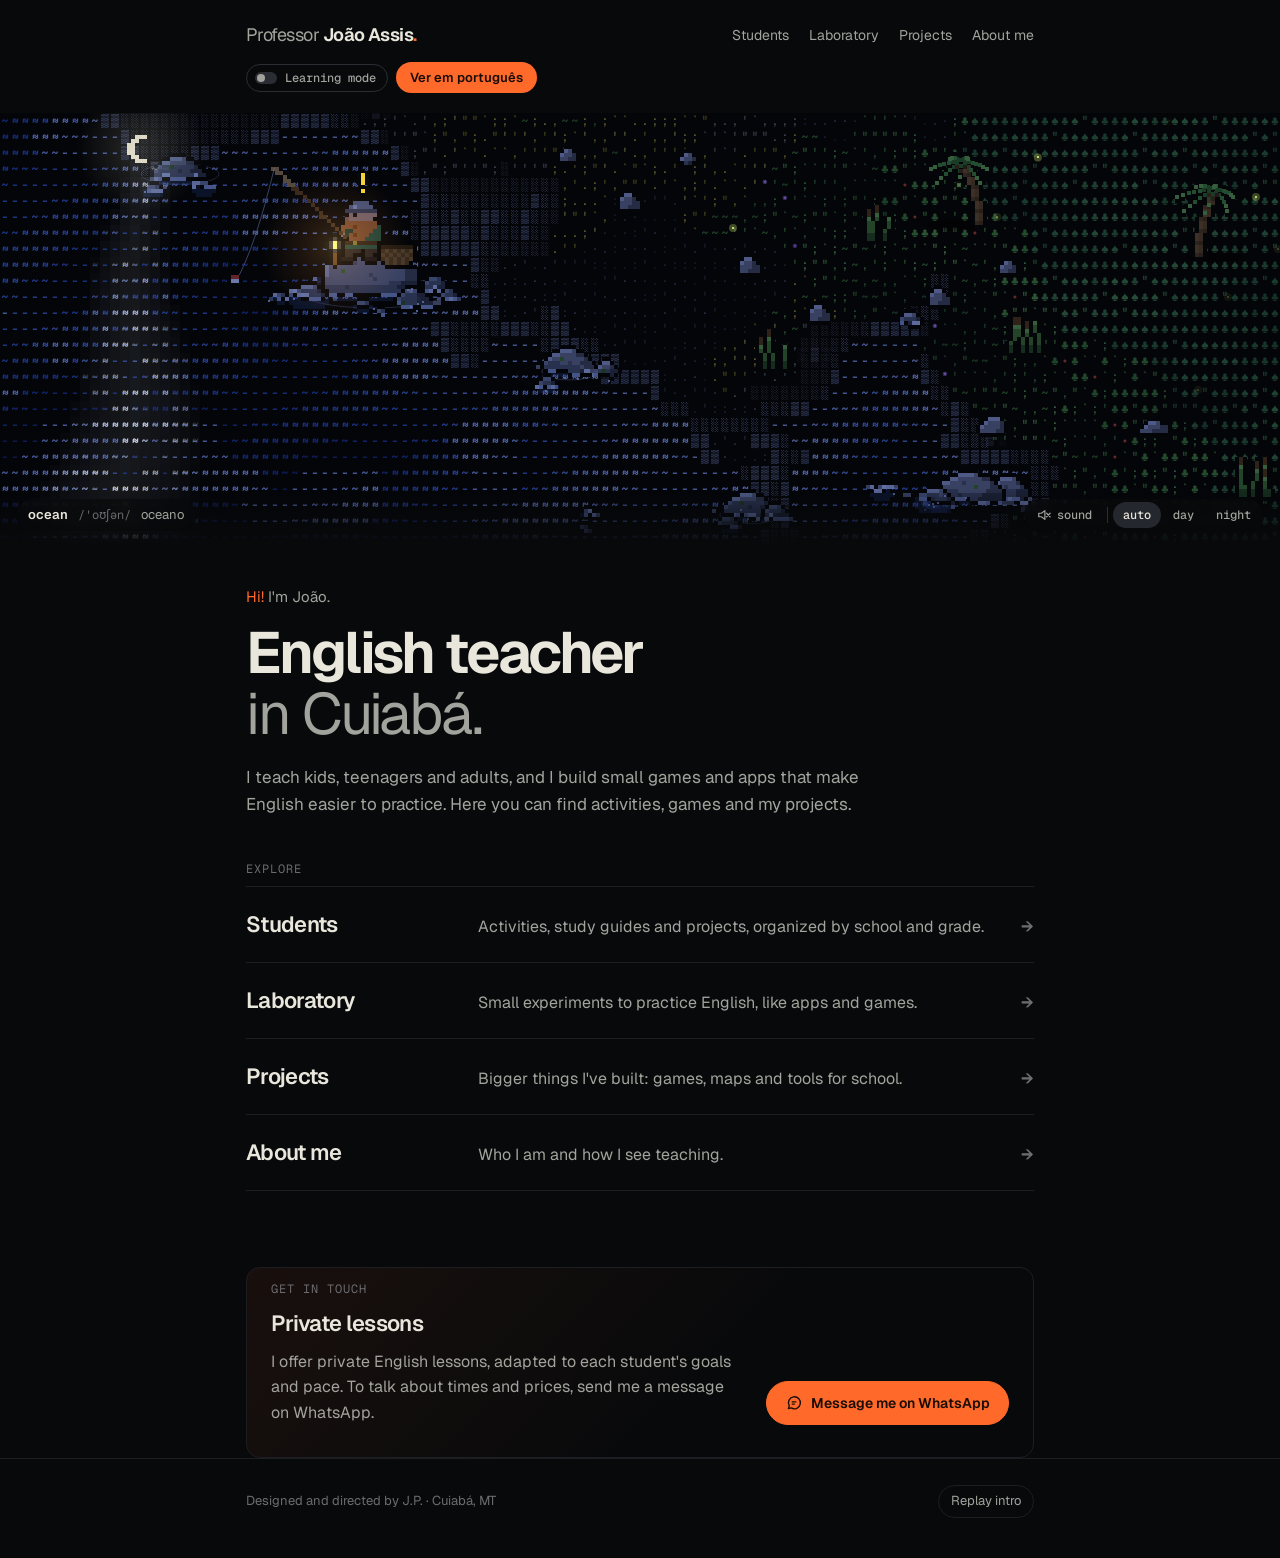
<file: index.html>
<!doctype html>
<html lang="en">
<head>
<meta charset="utf-8">
<meta name="viewport" content="width=device-width, initial-scale=1, viewport-fit=cover">
<title data-pt="Professor João Assis · Professor de inglês em Cuiabá">Professor João Assis · English teacher in Cuiabá</title>
<meta name="description" content="Professor João Assis, professor de inglês em Cuiabá (MT). Aulas particulares para crianças, adolescentes e adultos, materiais de estudo, jogos e ferramentas para aprender inglês.">
<meta name="theme-color" content="#08090b">
<link rel="canonical" href="https://professorjoaoassis.github.io/">
<meta property="og:url" content="https://professorjoaoassis.github.io/">
<meta property="og:title" content="Professor João Assis · English teacher in Cuiabá">
<meta property="og:description" content="Professor João Assis, professor de inglês em Cuiabá (MT). Aulas particulares para crianças, adolescentes e adultos, materiais de estudo, jogos e ferramentas para aprender inglês.">
<meta property="og:type" content="website">
<meta property="og:site_name" content="Professor João Assis">
<meta property="og:locale" content="pt_BR">
<meta property="og:image" content="https://professorjoaoassis.github.io/assets/og.jpg">
<meta property="og:image:width" content="600">
<meta property="og:image:height" content="600">
<meta name="twitter:card" content="summary">
<meta name="google-site-verification" content="XnKiimnAV-hlJMqFRw2AxzH3kF-lk-2qTQhYB3UsSqI">
<script type="application/ld+json">{"@context": "https://schema.org", "@type": "Person", "name": "João Pedro de Assis", "alternateName": ["Professor João Assis", "João Assis"], "jobTitle": "Professor de inglês", "knowsLanguage": ["pt-BR", "en"], "url": "https://professorjoaoassis.github.io/", "image": "https://professorjoaoassis.github.io/about/img/joao.webp", "address": {"@type": "PostalAddress", "addressLocality": "Cuiabá", "addressRegion": "MT", "addressCountry": "BR"}}</script>
<script type="application/ld+json">{"@context": "https://schema.org", "@type": "WebSite", "name": "Professor João Assis", "alternateName": ["João Assis", "Prof. João Assis"], "url": "https://professorjoaoassis.github.io/"}</script>
<link rel="icon" href="favicon.ico" sizes="48x48">
<link rel="icon" href="assets/favicon.svg" type="image/svg+xml">
<link rel="icon" href="assets/icon-96.png" type="image/png" sizes="96x96">
<link rel="apple-touch-icon" href="apple-touch-icon.png">
<link rel="manifest" href="site.webmanifest">
<script>try{if(localStorage.getItem('joao-lang')==='pt'){document.documentElement.classList.add('pt-wait');setTimeout(function(){document.documentElement.classList.remove('pt-wait')},1500)}}catch(e){}</script>
<link rel="preconnect" href="https://fonts.googleapis.com">
<link rel="preconnect" href="https://fonts.gstatic.com" crossorigin>
<link rel="stylesheet" href="https://fonts.googleapis.com/css2?family=Geist:wght@300..700&family=Geist+Mono:wght@400;500&display=swap">
<link rel="stylesheet" href="assets/site.css">
<link rel="stylesheet" href="assets/home.css">
</head>
<body>
<a class="skip" href="#main" data-pt="Pular para o conteúdo">Skip to content</a>
<div class="wrap">
  <header class="bar">
    <a class="mark" href="" aria-label="Professor João Assis, home" data-pt-aria="Professor João Assis, início"><span class="pre">Professor</span> João Assis<span class="dot">.</span></a>
    <nav aria-label="Main" data-pt-aria="Principal">
      <a href="students/" data-pt="Alunos">Students</a>
      <a href="laboratory/" data-pt="Laboratório">Laboratory</a>
      <a href="projects/" data-pt="Projetos">Projects</a>
      <a href="about/" data-pt="Sobre mim">About me</a>
    </nav>
    <div class="lang">
      <button type="button" class="learn-btn" id="learnBtn" aria-pressed="false" title="Underline harder words and show them in Portuguese"><i></i>Learning mode</button>
      <button type="button" class="lang-btn" id="langBtn" lang="pt-BR">Ver em português</button>
    </div>
  </header>
  <p class="learn-hint">Learning mode is on: tap or point at the underlined words to see them in Portuguese.</p>
</div>

<div id="boot" hidden aria-hidden="true">
  <div class="bootbox">
    <div class="who"><span class="pre">Professor</span> João Assis<span class="dot">.</span></div>
    <ul class="bootlines" id="bootLines"></ul>
    <div class="track"><i id="bootBar"></i></div>
    <div class="pct"><span id="bootMsg">loading</span><span id="bootPct">0%</span></div>
  </div>
</div>

<div class="catch-wrap" id="noteWrap" hidden>
  <div class="note" role="dialog" aria-modal="true" aria-labelledby="noteKicker">
    <p class="note-kicker" id="noteKicker">Message in a bottle</p>
    <p class="note-en" id="noteEn"></p>
    <p class="note-pt" id="notePt"></p>
    <div class="note-foot"><span>— J.</span><button type="button" id="noteClose" data-pt="Fechar">Close</button></div>
  </div>
</div>

<div class="catch-wrap" id="catchWrap" hidden>
  <div class="catch" role="dialog" aria-modal="true" aria-labelledby="catchTitle">
    <div class="catch-head">
      <div><p class="kicker">My catch</p><h2 id="catchTitle" data-pt="Palavras pescadas">Words you caught</h2></div>
      <button type="button" class="x" id="catchClose" aria-label="Close" data-pt-aria="Fechar">×</button>
    </div>
    <p class="catch-sub" id="catchSub"></p>
    <ul class="catch-list" id="catchList"></ul>
    <p class="catch-tip" data-pt="Clique no anão para pescar mais palavras. Tem um tesouro escondido no fundo do mar.">Click the dwarf to fish for more words. There is a treasure hidden at the bottom of the sea.</p>
  </div>
</div>

<div class="hero">
  <canvas id="sea" role="img" aria-label="ASCII beach: a dwarf fishes while the tide comes and goes" data-pt-aria="Praia em ASCII: um anão pesca enquanto a maré vai e vem"></canvas>
  <button type="button" id="dwarfBtn" class="dwarf-hit" aria-label="Click the dwarf to fish" data-pt-aria="Clique no anão para ele pescar" title="Click to fish" data-pt-title="Clique para pescar"></button>
  <button type="button" id="bottleBtn" class="dwarf-hit" hidden aria-label="Open the message in the bottle" data-pt-aria="Abrir a mensagem na garrafa" title="Open the bottle" data-pt-title="Abrir a garrafa"></button>
  <button type="button" id="basketBtn" class="dwarf-hit" aria-label="See the words you caught" data-pt-aria="Ver as palavras pescadas" title="See the words you caught" data-pt-title="Ver as palavras pescadas"></button>
  <div class="sky">
    <button type="button" class="snd" id="sndBtn" aria-pressed="false" title="Sound" data-pt-title="Som"><svg viewBox="0 0 16 16" aria-hidden="true"><path class="spk" d="M2 6h3l4-3v10l-4-3H2z"/><path class="w1" d="M11 6.2a2.6 2.6 0 0 1 0 3.6"/><path class="w2" d="M12.8 4.4a5.2 5.2 0 0 1 0 7.2"/><path class="x" d="M11 6l4 4m0-4-4 4"/></svg><span data-pt="som">sound</span></button>
    <i class="sep" aria-hidden="true"></i>
    <div class="sky-t" role="group" aria-label="Time of day in the scene" data-pt-aria="Hora do dia na cena">
    <button type="button" data-sky="auto" aria-pressed="true">auto</button>
    <button type="button" data-sky="day" aria-pressed="false">day</button>
    <button type="button" data-sky="night" aria-pressed="false">night</button>
    </div>
  </div>
  <div class="wotd"><b>ocean</b><i>/ˈoʊʃən/</i><span>oceano</span></div>
</div>

<main class="wrap home" id="main">
  <div class="intro">
    <p class="hi" data-pt="<em>Hi!</em> Eu sou o João."><em>Hi!</em> I'm João.</p>
    <h1 data-pt="Professor de inglês <span>em Cuiabá.</span>">English teacher <span>in Cuiabá.</span></h1>
    <p class="lead" data-pt="Dou aula para crianças, adolescentes e adultos e crio jogos e apps que deixam o inglês mais fácil de praticar. Aqui você encontra atividades, joguinhos e os meus projetos.">I teach <span class="lw" data-tr="crianças">kids</span>, <span class="lw" data-tr="adolescentes">teenagers</span> and <span class="lw" data-tr="adultos">adults</span>, and I <span class="lw" data-tr="construo, crio">build</span> small games and apps that make English <span class="lw" data-tr="mais fácil">easier</span> to <span class="lw" data-tr="praticar">practice</span>. Here you can <span class="lw" data-tr="encontrar">find</span> activities, games and my projects.</p>
  </div>

  <section aria-labelledby="k-index">
    <p class="kicker" id="k-index" data-pt="Explore">Explore</p>
    <ul class="index">
      <li><a href="students/"><strong data-pt="Alunos">Students</strong><span data-pt="Atividades, guias de estudo e trabalhos, separados por escola e série.">Activities, study guides and projects, <span class="lw" data-tr="organizados">organized</span> by school and <span class="lw" data-tr="série, ano escolar">grade</span>.</span><b class="arw" aria-hidden="true">→</b></a></li>
      <li><a href="laboratory/"><strong data-pt="Laboratório">Laboratory</strong><span data-pt="Pequenos experimentos para praticar inglês, como aplicativos e jogos.">Small <span class="lw" data-tr="experimentos">experiments</span> to practice English, like apps and games.</span><b class="arw" aria-hidden="true">→</b></a></li>
      <li><a href="projects/"><strong data-pt="Projetos">Projects</strong><span data-pt="Coisas maiores que eu construí: jogos, mapas e ferramentas para a escola.">Bigger things I've <span class="lw" data-tr="construí">built</span>: games, maps and <span class="lw" data-tr="ferramentas">tools</span> for school.</span><b class="arw" aria-hidden="true">→</b></a></li>
      <li><a href="about/"><strong data-pt="Sobre mim">About me</strong><span data-pt="Quem eu sou e a minha visão de ensino.">Who I am and how I see teaching.</span><b class="arw" aria-hidden="true">→</b></a></li>
    </ul>
  </section>
  <section class="contact" aria-labelledby="k-contact">
    <div>
      <p class="kicker" id="k-contact" data-pt="Fale comigo">Get in touch</p>
      <h2 data-pt="Aulas particulares"><span class="lw" data-tr="aulas particulares">Private lessons</span></h2>
      <p data-pt="Ofereço aulas particulares de inglês, com conteúdo adaptado aos objetivos e ao ritmo de cada aluno. Para conversar sobre horários e valores, envie-me uma mensagem pelo WhatsApp.">I <span class="lw" data-tr="ofereço">offer</span> private English lessons, <span class="lw" data-tr="adaptadas">adapted</span> to each student's <span class="lw" data-tr="objetivos">goals</span> and <span class="lw" data-tr="ritmo">pace</span>. To talk about times and <span class="lw" data-tr="valores">prices</span>, send me a message on WhatsApp.</p>
    </div>
    <div class="contact-act">
      <a class="btn wa" data-wa href="#" target="_blank" rel="noopener"><svg viewBox="0 0 24 24" fill="none" stroke="currentColor" stroke-width="1.8" stroke-linejoin="round" aria-hidden="true"><path d="M4.5 19.5l1.2-3.6A8 8 0 1 1 8.4 18.6z"/><path d="M9 10.5h6M9 13.5h4"/></svg><span data-pt="Chamar no WhatsApp">Message me on WhatsApp</span></a>
    </div>
  </section>
</main>

<footer class="site"><div class="wrap">
  <span data-pt="Criado e dirigido por J.P. · Cuiabá, MT">Designed and directed by J.P. · Cuiabá, MT</span>
  <button type="button" id="replay" data-pt="Ver a abertura de novo">Replay intro</button>
</div></footer>
<script src="assets/site.js"></script>
<script src="assets/sfx.js"></script>
<script src="assets/scene.js"></script>
</body>
</html>
</file>
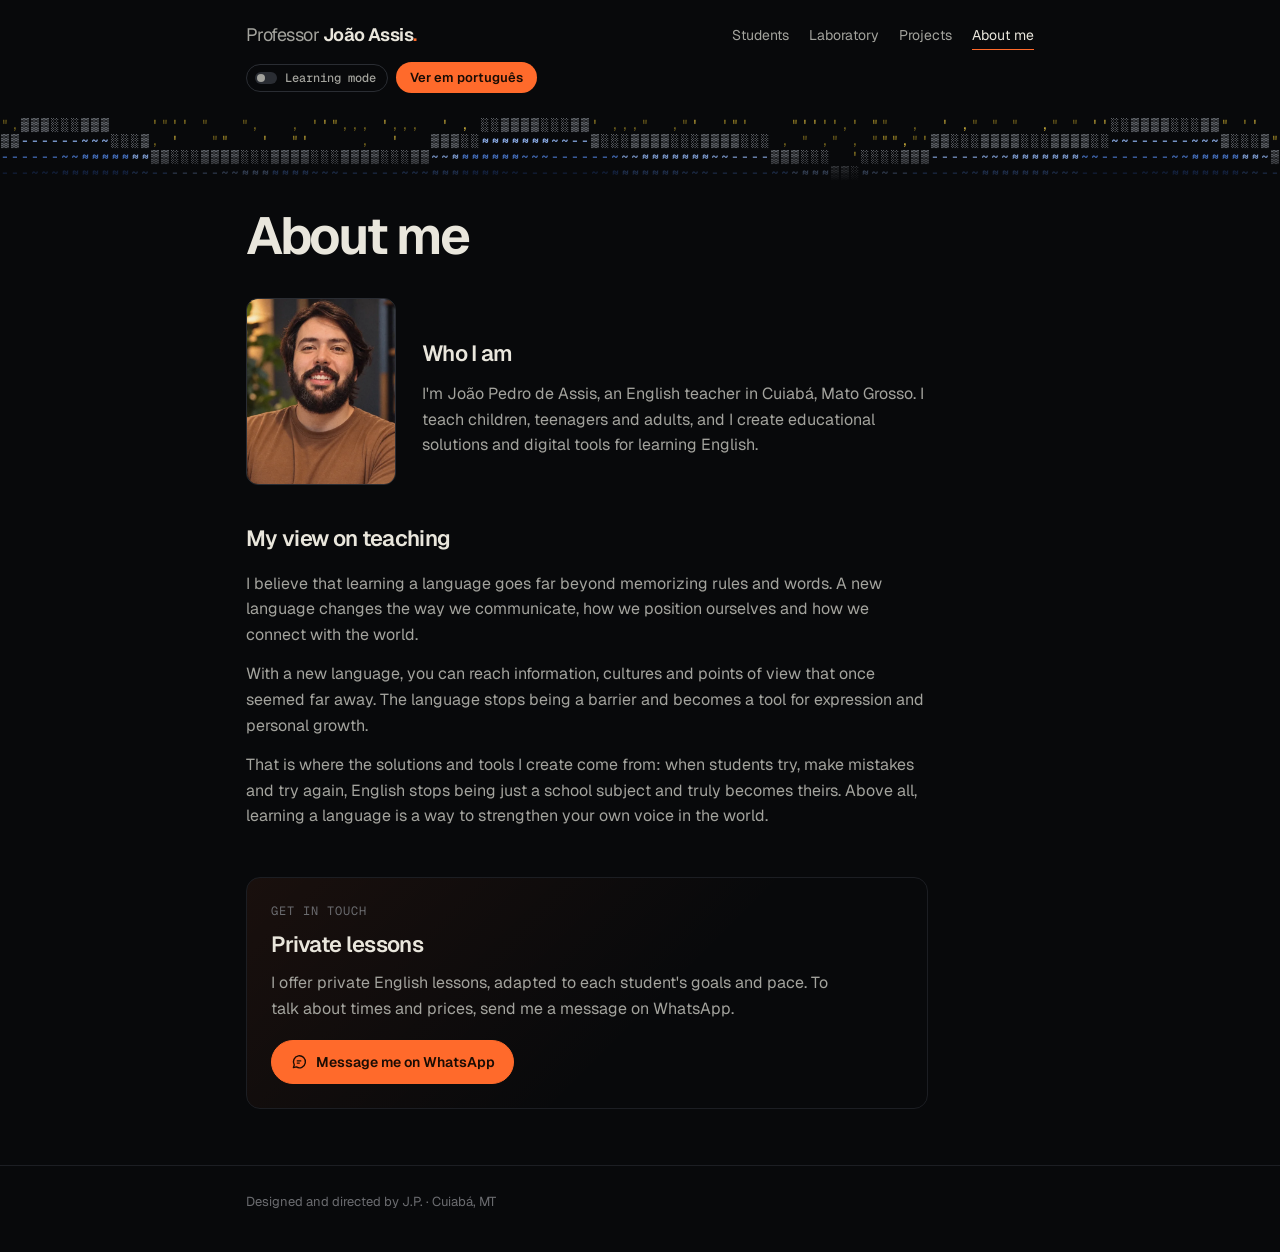
<file: about/index.html>
<!doctype html>
<html lang="en">
<head>
<meta charset="utf-8">
<meta name="viewport" content="width=device-width, initial-scale=1, viewport-fit=cover">
<title data-pt="Sobre mim · Professor João Assis">About me · Professor João Assis</title>
<meta name="description" content="Conheça João Pedro de Assis, professor de inglês em Cuiabá, e a sua visão de ensino. Aulas particulares pelo WhatsApp.">
<meta name="theme-color" content="#08090b">
<link rel="canonical" href="https://professorjoaoassis.github.io/about/">
<meta property="og:url" content="https://professorjoaoassis.github.io/about/">
<meta property="og:title" content="About me · Professor João Assis">
<meta property="og:description" content="Conheça João Pedro de Assis, professor de inglês em Cuiabá, e a sua visão de ensino. Aulas particulares pelo WhatsApp.">
<meta property="og:type" content="website">
<meta property="og:site_name" content="Professor João Assis">
<meta property="og:locale" content="pt_BR">
<meta property="og:image" content="https://professorjoaoassis.github.io/assets/og.jpg">
<meta property="og:image:width" content="600">
<meta property="og:image:height" content="600">
<meta name="twitter:card" content="summary">
<link rel="icon" href="../favicon.ico" sizes="48x48">
<link rel="icon" href="../assets/favicon.svg" type="image/svg+xml">
<link rel="icon" href="../assets/icon-96.png" type="image/png" sizes="96x96">
<link rel="apple-touch-icon" href="../apple-touch-icon.png">
<link rel="manifest" href="../site.webmanifest">
<script>try{if(localStorage.getItem('joao-lang')==='pt'){document.documentElement.classList.add('pt-wait');setTimeout(function(){document.documentElement.classList.remove('pt-wait')},1500)}}catch(e){}</script>
<link rel="preconnect" href="https://fonts.googleapis.com">
<link rel="preconnect" href="https://fonts.gstatic.com" crossorigin>
<link rel="stylesheet" href="https://fonts.googleapis.com/css2?family=Geist:wght@300..700&family=Geist+Mono:wght@400;500&display=swap">
<link rel="stylesheet" href="../assets/site.css">
</head>
<body>
<a class="skip" href="#main" data-pt="Pular para o conteúdo">Skip to content</a>
<div class="wrap">
  <header class="bar">
    <a class="mark" href="../" aria-label="Professor João Assis, home" data-pt-aria="Professor João Assis, início"><span class="pre">Professor</span> João Assis<span class="dot">.</span></a>
    <nav aria-label="Main" data-pt-aria="Principal">
      <a href="../students/" data-pt="Alunos">Students</a>
      <a href="../laboratory/" data-pt="Laboratório">Laboratory</a>
      <a href="../projects/" data-pt="Projetos">Projects</a>
      <a href="../about/" data-pt="Sobre mim" aria-current="page">About me</a>
    </nav>
    <div class="lang">
      <button type="button" class="learn-btn" id="learnBtn" aria-pressed="false" title="Underline harder words and show them in Portuguese"><i></i>Learning mode</button>
      <button type="button" class="lang-btn" id="langBtn" lang="pt-BR">Ver em português</button>
    </div>
  </header>
  <p class="learn-hint">Learning mode is on: tap or point at the underlined words to see them in Portuguese.</p>
</div>
<div class="wave" aria-hidden="true"><canvas></canvas></div>

<main class="wrap page" id="main">
  <div class="page-head">
    <h1 data-pt="Sobre mim">About me</h1>
  </div>
  <div class="prose">
    <div class="me">
      <img src="img/joao.webp" width="480" height="600" alt="João Pedro de Assis" loading="eager" decoding="async">
      <div>
      <h2 data-pt="Quem eu sou">Who I am</h2>
    <p data-pt="Sou João Pedro de Assis, professor de inglês em Cuiabá, Mato Grosso. Leciono para crianças, adolescentes e adultos e desenvolvo soluções educacionais e ferramentas digitais voltadas ao aprendizado do idioma.">I'm João Pedro de Assis, an English teacher in Cuiabá, Mato Grosso. I teach children, <span class="lw" data-tr="adolescentes">teenagers</span> and <span class="lw" data-tr="adultos">adults</span>, and I <span class="lw" data-tr="crio, desenvolvo">create</span> educational <span class="lw" data-tr="soluções">solutions</span> and digital <span class="lw" data-tr="ferramentas">tools</span> for learning English.</p>
      </div>
    </div>
    <h2 data-pt="Minha visão de ensino">My view on teaching</h2>
    <p data-pt="Acredito que o estudo de uma língua vai muito além da memorização de regras ou palavras. Aprender um novo idioma é um processo de emancipação: amplia a forma como nos comunicamos, nos posicionamos e nos relacionamos com o mundo.">I <span class="lw" data-tr="acredito">believe</span> that learning a language goes far beyond <span class="lw" data-tr="decorar, memorizar">memorizing</span> <span class="lw" data-tr="regras">rules</span> and words. A new language changes the way we communicate, how we position ourselves and how we <span class="lw" data-tr="nos relacionamos">connect</span> with the world.</p>
    <p data-pt="Ao desenvolver um novo idioma, o aluno conquista acesso a informações, culturas e perspectivas que antes pareciam distantes. A língua deixa de ser uma barreira e passa a ser uma ferramenta de expressão e de crescimento pessoal.">With a new language, you can <span class="lw" data-tr="alcançar, acessar">reach</span> information, cultures and <span class="lw" data-tr="pontos de vista">points of view</span> that once seemed far away. The language stops being a <span class="lw" data-tr="barreira">barrier</span> and becomes a tool for expression and personal <span class="lw" data-tr="crescimento">growth</span>.</p>
    <p data-pt="É dessa convicção que nascem as soluções e ferramentas que desenvolvo: quando o aluno experimenta, erra e tenta novamente, o idioma deixa de ser conteúdo escolar e passa a ser, de fato, seu. Estudar línguas é, acima de tudo, um caminho para fortalecer a própria voz no mundo.">That is where the solutions and tools I create come from: when students try, make <span class="lw" data-tr="erros">mistakes</span> and try again, English stops being just a school subject and <span class="lw" data-tr="de fato">truly</span> becomes theirs. Above all, learning a language is a way to <span class="lw" data-tr="fortalecer">strengthen</span> your own voice in the world.</p>
  </div>
  <section class="contact" aria-labelledby="k-contact">
    <div>
      <p class="kicker" id="k-contact" data-pt="Fale comigo">Get in touch</p>
      <h2 data-pt="Aulas particulares"><span class="lw" data-tr="aulas particulares">Private lessons</span></h2>
      <p data-pt="Ofereço aulas particulares de inglês, com conteúdo adaptado aos objetivos e ao ritmo de cada aluno. Para conversar sobre horários e valores, envie-me uma mensagem pelo WhatsApp.">I <span class="lw" data-tr="ofereço">offer</span> private English lessons, <span class="lw" data-tr="adaptadas">adapted</span> to each student's <span class="lw" data-tr="objetivos">goals</span> and <span class="lw" data-tr="ritmo">pace</span>. To talk about times and <span class="lw" data-tr="valores">prices</span>, send me a message on WhatsApp.</p>
    </div>
    <div class="contact-act">
      <a class="btn wa" data-wa href="#" target="_blank" rel="noopener"><svg viewBox="0 0 24 24" fill="none" stroke="currentColor" stroke-width="1.8" stroke-linejoin="round" aria-hidden="true"><path d="M4.5 19.5l1.2-3.6A8 8 0 1 1 8.4 18.6z"/><path d="M9 10.5h6M9 13.5h4"/></svg><span data-pt="Chamar no WhatsApp">Message me on WhatsApp</span></a>
    </div>
  </section>
</main>

<footer class="site"><div class="wrap">
  <span data-pt="Criado e dirigido por J.P. · Cuiabá, MT">Designed and directed by J.P. · Cuiabá, MT</span>
</div></footer>
<script src="../assets/site.js"></script>
</body>
</html>
</file>
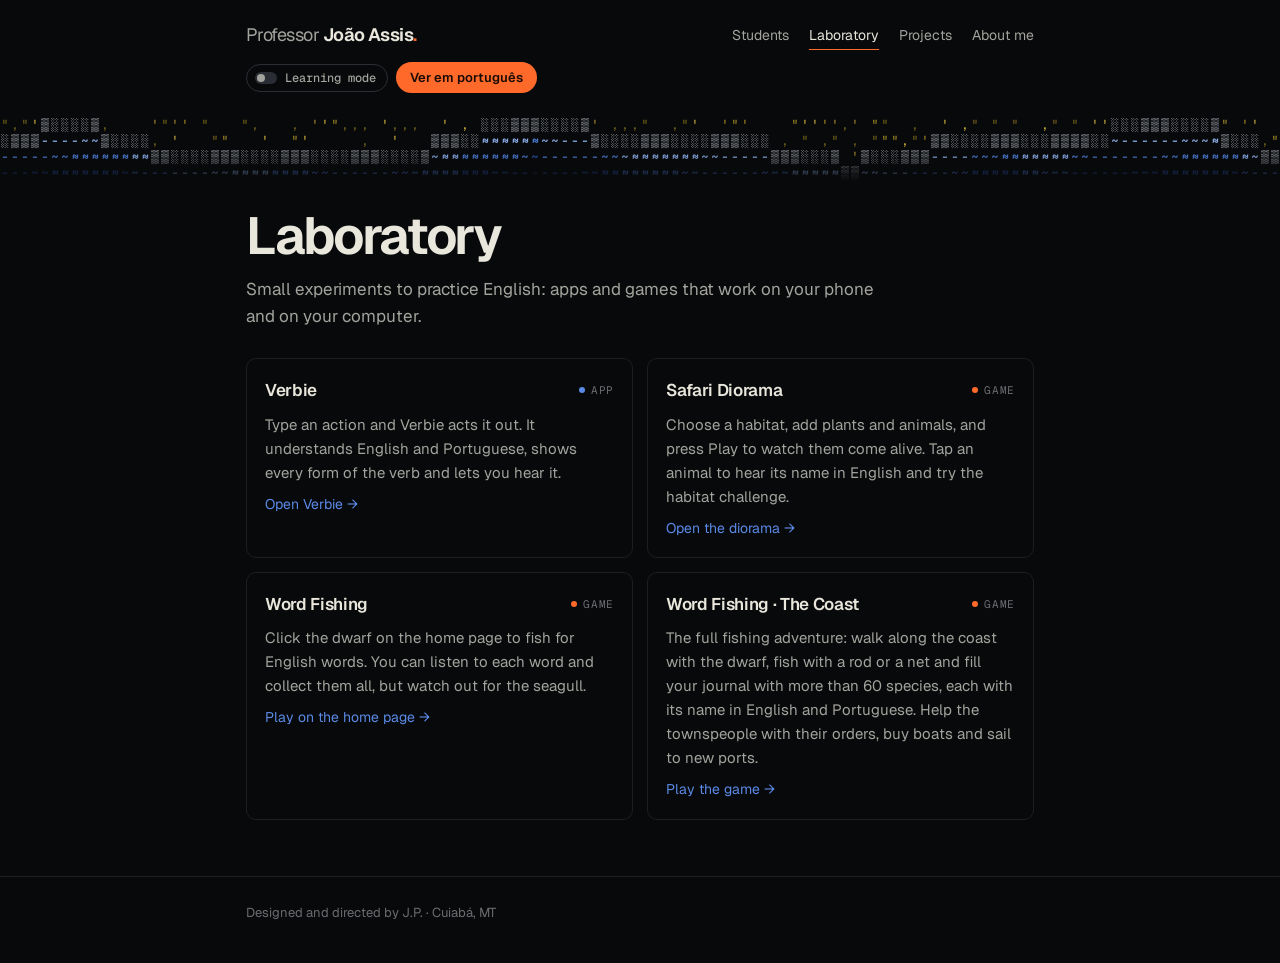
<file: laboratory/index.html>
<!doctype html>
<html lang="en">
<head>
<meta charset="utf-8">
<meta name="viewport" content="width=device-width, initial-scale=1, viewport-fit=cover">
<title data-pt="Laboratório · Professor João Assis">Laboratory · Professor João Assis</title>
<meta name="description" content="Laboratório do Professor João Assis: aplicativos e jogos para praticar inglês, como o Verbie, a Safari Diorama e o Word Fishing.">
<meta name="theme-color" content="#08090b">
<link rel="canonical" href="https://professorjoaoassis.github.io/laboratory/">
<meta property="og:url" content="https://professorjoaoassis.github.io/laboratory/">
<meta property="og:title" content="Laboratory · Professor João Assis">
<meta property="og:description" content="Laboratório do Professor João Assis: aplicativos e jogos para praticar inglês, como o Verbie, a Safari Diorama e o Word Fishing.">
<meta property="og:type" content="website">
<meta property="og:site_name" content="Professor João Assis">
<meta property="og:locale" content="pt_BR">
<meta property="og:image" content="https://professorjoaoassis.github.io/assets/og.jpg">
<meta property="og:image:width" content="600">
<meta property="og:image:height" content="600">
<meta name="twitter:card" content="summary">
<link rel="icon" href="../favicon.ico" sizes="48x48">
<link rel="icon" href="../assets/favicon.svg" type="image/svg+xml">
<link rel="icon" href="../assets/icon-96.png" type="image/png" sizes="96x96">
<link rel="apple-touch-icon" href="../apple-touch-icon.png">
<link rel="manifest" href="../site.webmanifest">
<script>try{if(localStorage.getItem('joao-lang')==='pt'){document.documentElement.classList.add('pt-wait');setTimeout(function(){document.documentElement.classList.remove('pt-wait')},1500)}}catch(e){}</script>
<link rel="preconnect" href="https://fonts.googleapis.com">
<link rel="preconnect" href="https://fonts.gstatic.com" crossorigin>
<link rel="stylesheet" href="https://fonts.googleapis.com/css2?family=Geist:wght@300..700&family=Geist+Mono:wght@400;500&display=swap">
<link rel="stylesheet" href="../assets/site.css">
</head>
<body>
<a class="skip" href="#main" data-pt="Pular para o conteúdo">Skip to content</a>
<div class="wrap">
  <header class="bar">
    <a class="mark" href="../" aria-label="Professor João Assis, home" data-pt-aria="Professor João Assis, início"><span class="pre">Professor</span> João Assis<span class="dot">.</span></a>
    <nav aria-label="Main" data-pt-aria="Principal">
      <a href="../students/" data-pt="Alunos">Students</a>
      <a href="../laboratory/" data-pt="Laboratório" aria-current="page">Laboratory</a>
      <a href="../projects/" data-pt="Projetos">Projects</a>
      <a href="../about/" data-pt="Sobre mim">About me</a>
    </nav>
    <div class="lang">
      <button type="button" class="learn-btn" id="learnBtn" aria-pressed="false" title="Underline harder words and show them in Portuguese"><i></i>Learning mode</button>
      <button type="button" class="lang-btn" id="langBtn" lang="pt-BR">Ver em português</button>
    </div>
  </header>
  <p class="learn-hint">Learning mode is on: tap or point at the underlined words to see them in Portuguese.</p>
</div>
<div class="wave" aria-hidden="true"><canvas></canvas></div>

<main class="wrap page" id="main">
  <div class="page-head">
    <h1 data-pt="Laboratório">Laboratory</h1>
    <p class="lead" data-pt="Pequenos experimentos para praticar inglês: aplicativos e jogos que funcionam no celular e no computador.">Small <span class="lw" data-tr="experimentos">experiments</span> to <span class="lw" data-tr="praticar">practice</span> English: apps and games that work on your phone and on your computer.</p>
  </div>
  <ul class="cards">
    <li>
      <div class="top"><h3>Verbie</h3><span class="chip tool">app</span></div>
      <p data-pt="Digite uma ação e o Verbie faz. Entende inglês e português, mostra todas as formas do verbo e deixa ouvir a pronúncia.">Type an action and Verbie acts it out. It <span class="lw" data-tr="entende">understands</span> English and Portuguese, shows every form of the verb and lets you hear it.</p>
      <a class="more" href="verbie/" data-pt="Abrir o Verbie →">Open Verbie →</a>
    </li>
    <li>
      <div class="top"><h3>Safari Diorama</h3><span class="chip game">game</span></div>
      <p data-pt="Escolha um ambiente, coloque plantas e animais e aperte Play para ver tudo ganhar vida. Toque em um animal para ouvir o nome em inglês e encare o desafio do habitat.">Choose a <span class="lw" data-tr="ambiente">habitat</span>, add plants and animals, and press Play to watch them come alive. Tap an animal to hear its name in English and try the habitat challenge.</p>
      <a class="more" href="safari/" data-pt="Abrir a maquete →">Open the diorama →</a>
    </li>
    <li>
      <div class="top"><h3>Word Fishing</h3><span class="chip game">game</span></div>
      <p data-pt="Clique no anão da página inicial para pescar palavras em inglês. Dá para ouvir a pronúncia e colecionar todas, mas cuidado com a gaivota.">Click the dwarf on the home page to <span class="lw" data-tr="pescar">fish</span> for English words. You can listen to each word and collect them all, but watch out for the <span class="lw" data-tr="gaivota">seagull</span>.</p>
      <a class="more" href="../" data-pt="Jogar na página inicial →">Play on the home page →</a>
    </li>
    <li>
      <div class="top"><h3>Word Fishing · The Coast</h3><span class="chip game">game</span></div>
      <p data-pt="A versão completa da pescaria: percorra o litoral com o anão, pesque com vara ou com rede e complete o diário com mais de 60 espécies, cada uma com o nome em inglês e em português. Ajude os moradores com as encomendas, compre barcos e navegue até novos portos.">The full fishing <span class="lw" data-tr="aventura">adventure</span>: walk along the <span class="lw" data-tr="litoral">coast</span> with the dwarf, fish with a rod or a net and fill your journal with more than 60 <span class="lw" data-tr="espécies">species</span>, each with its name in English and Portuguese. Help the townspeople with their <span class="lw" data-tr="encomendas">orders</span>, buy boats and <span class="lw" data-tr="navegar">sail</span> to new ports.</p>
      <a class="more" href="the-coast/" data-pt="Jogar →">Play the game →</a>
    </li>
  </ul>
</main>

<footer class="site"><div class="wrap">
  <span data-pt="Criado e dirigido por J.P. · Cuiabá, MT">Designed and directed by J.P. · Cuiabá, MT</span>
</div></footer>
<script src="../assets/site.js"></script>
</body>
</html>
</file>
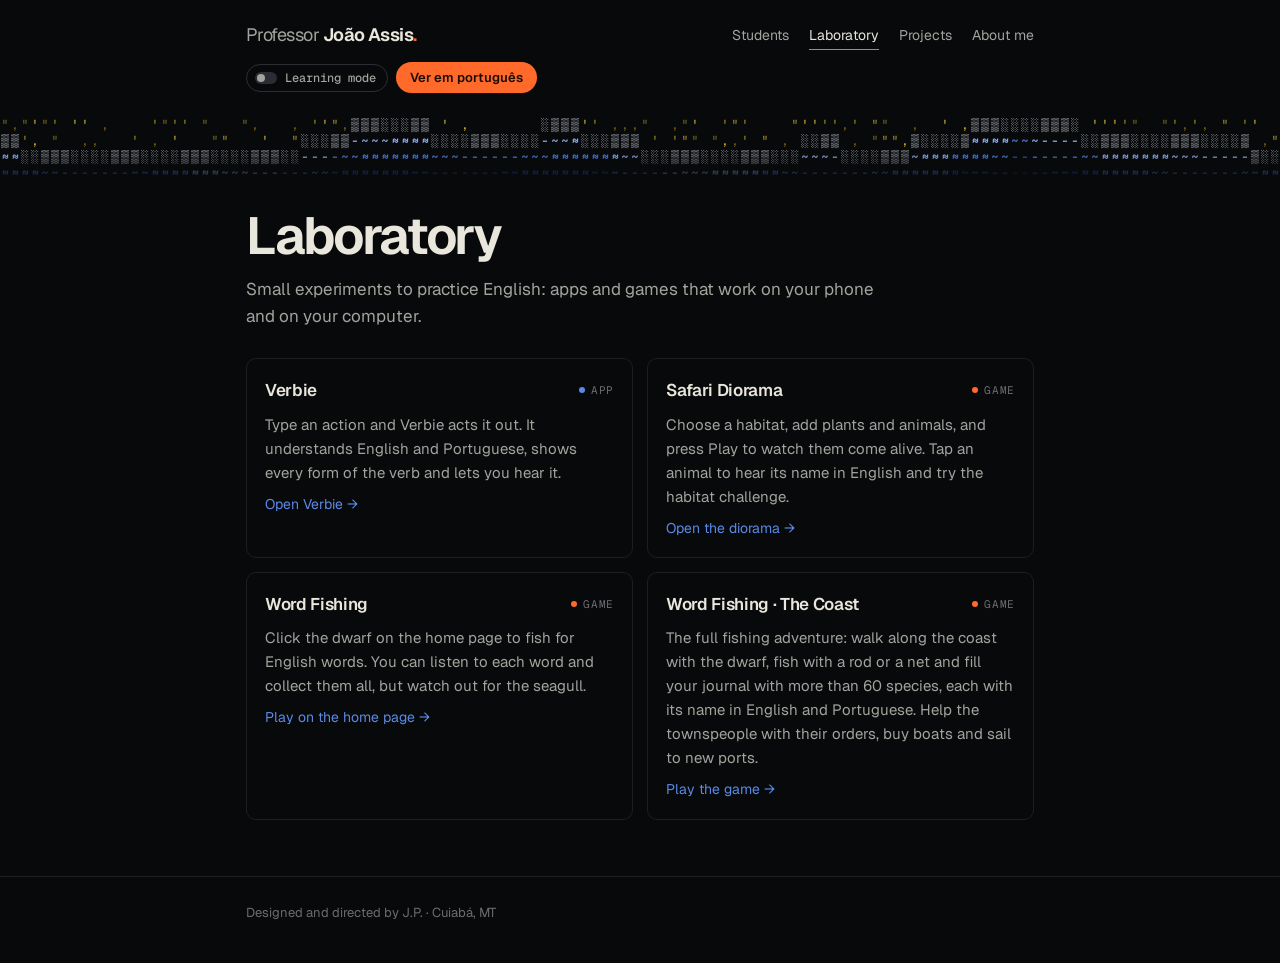
<file: playground/index.html>
<!doctype html><meta charset="utf-8"><title>Laboratory</title><meta http-equiv="refresh" content="0; url=../laboratory/"><link rel="canonical" href="../laboratory/"><a href="../laboratory/">Laboratory</a>
</file>
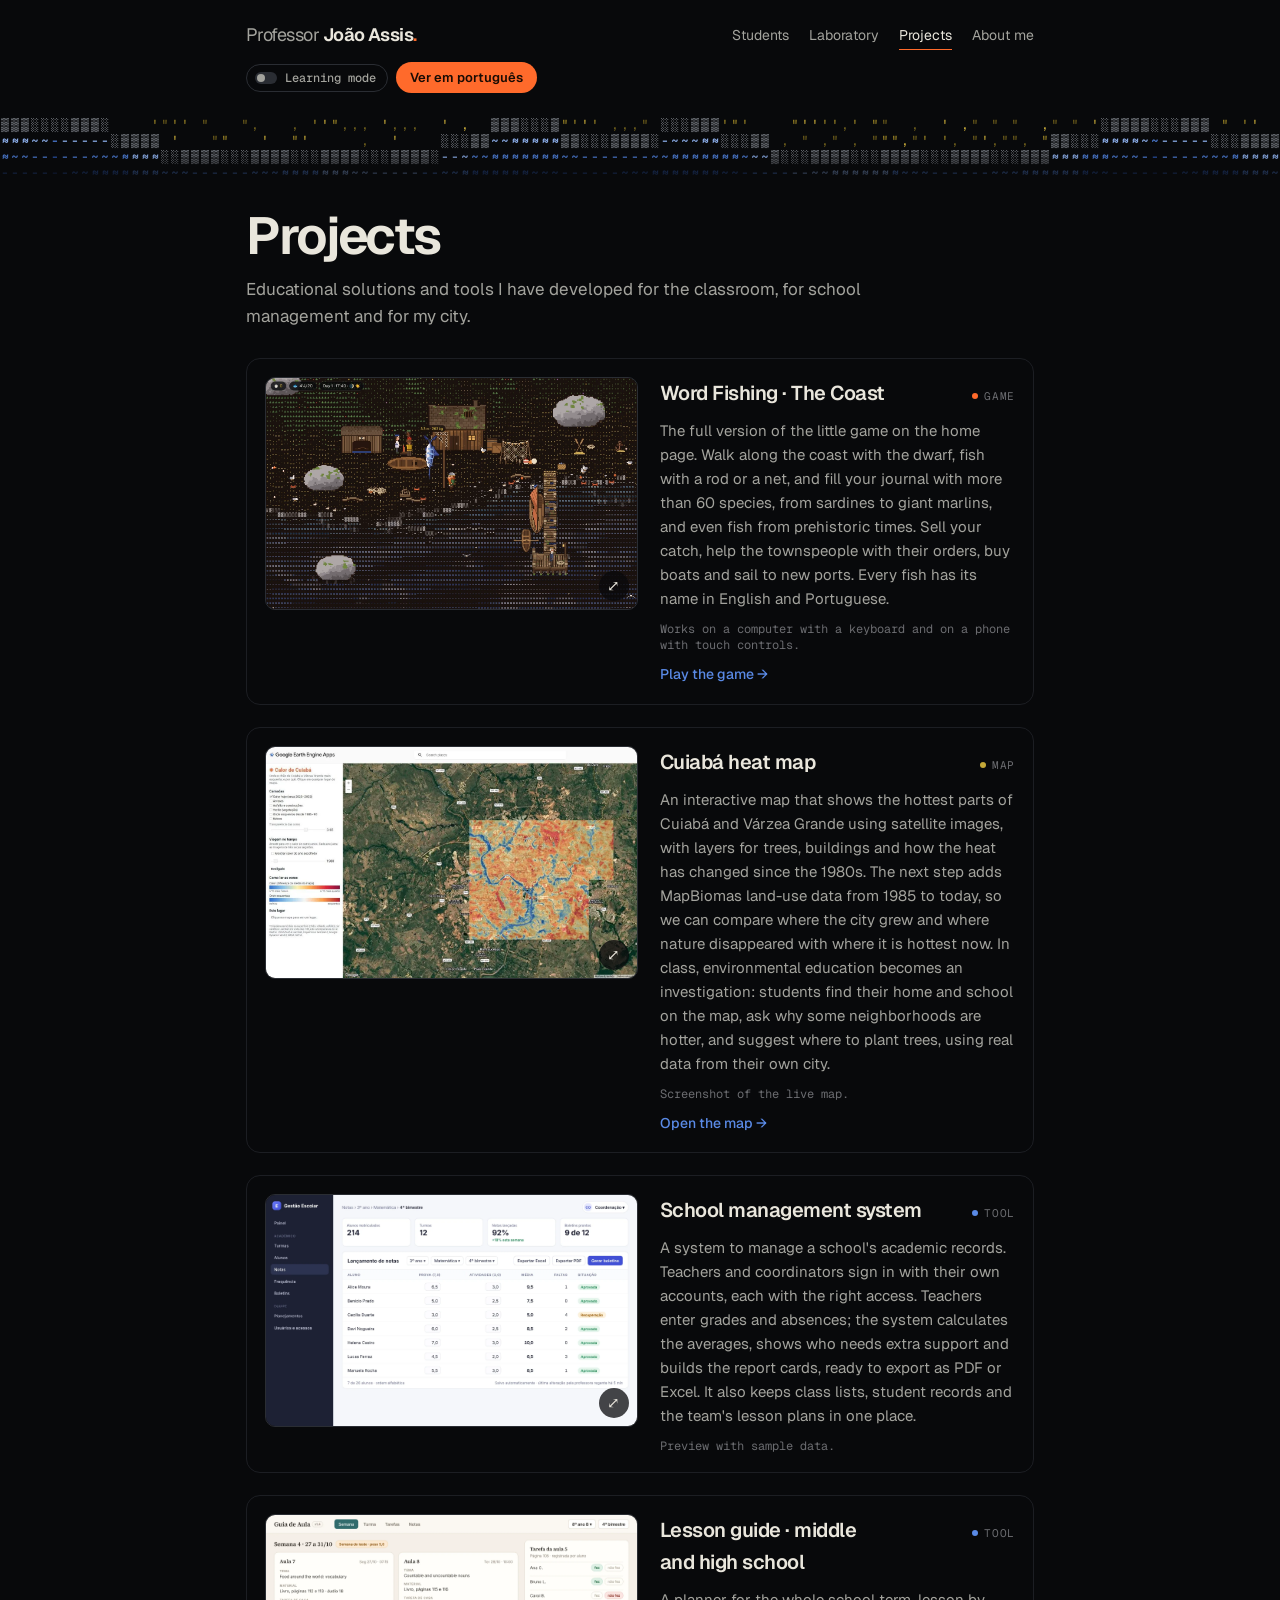
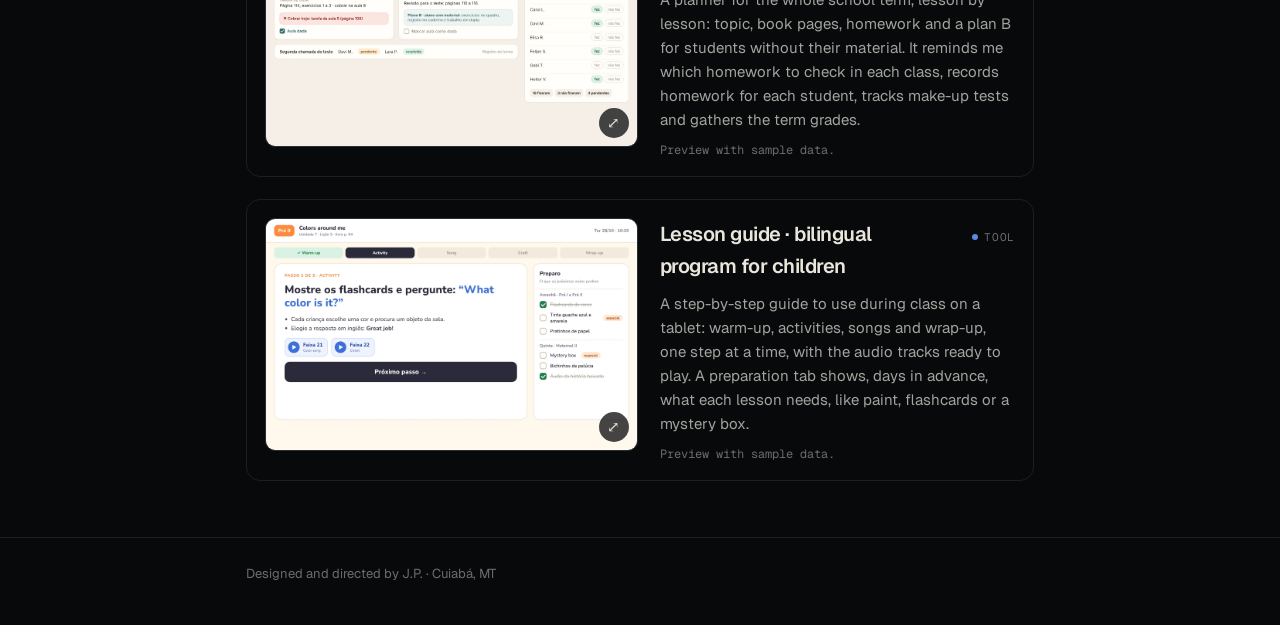
<file: projects/index.html>
<!doctype html>
<html lang="en">
<head>
<meta charset="utf-8">
<meta name="viewport" content="width=device-width, initial-scale=1, viewport-fit=cover">
<title data-pt="Projetos · Professor João Assis">Projects · Professor João Assis</title>
<meta name="description" content="Projetos do Professor João Assis: soluções educacionais para a sala de aula, a gestão escolar e a educação ambiental em Cuiabá.">
<meta name="theme-color" content="#08090b">
<link rel="canonical" href="https://professorjoaoassis.github.io/projects/">
<meta property="og:url" content="https://professorjoaoassis.github.io/projects/">
<meta property="og:title" content="Projects · Professor João Assis">
<meta property="og:description" content="Projetos do Professor João Assis: soluções educacionais para a sala de aula, a gestão escolar e a educação ambiental em Cuiabá.">
<meta property="og:type" content="website">
<meta property="og:site_name" content="Professor João Assis">
<meta property="og:locale" content="pt_BR">
<meta property="og:image" content="https://professorjoaoassis.github.io/assets/og.jpg">
<meta property="og:image:width" content="600">
<meta property="og:image:height" content="600">
<meta name="twitter:card" content="summary">
<link rel="icon" href="../favicon.ico" sizes="48x48">
<link rel="icon" href="../assets/favicon.svg" type="image/svg+xml">
<link rel="icon" href="../assets/icon-96.png" type="image/png" sizes="96x96">
<link rel="apple-touch-icon" href="../apple-touch-icon.png">
<link rel="manifest" href="../site.webmanifest">
<script>try{if(localStorage.getItem('joao-lang')==='pt'){document.documentElement.classList.add('pt-wait');setTimeout(function(){document.documentElement.classList.remove('pt-wait')},1500)}}catch(e){}</script>
<link rel="preconnect" href="https://fonts.googleapis.com">
<link rel="preconnect" href="https://fonts.gstatic.com" crossorigin>
<link rel="stylesheet" href="https://fonts.googleapis.com/css2?family=Geist:wght@300..700&family=Geist+Mono:wght@400;500&display=swap">
<link rel="stylesheet" href="../assets/site.css">
<link rel="stylesheet" href="../assets/projects.css">
</head>
<body>
<a class="skip" href="#main" data-pt="Pular para o conteúdo">Skip to content</a>
<div class="wrap">
  <header class="bar">
    <a class="mark" href="../" aria-label="Professor João Assis, home" data-pt-aria="Professor João Assis, início"><span class="pre">Professor</span> João Assis<span class="dot">.</span></a>
    <nav aria-label="Main" data-pt-aria="Principal">
      <a href="../students/" data-pt="Alunos">Students</a>
      <a href="../laboratory/" data-pt="Laboratório">Laboratory</a>
      <a href="../projects/" data-pt="Projetos" aria-current="page">Projects</a>
      <a href="../about/" data-pt="Sobre mim">About me</a>
    </nav>
    <div class="lang">
      <button type="button" class="learn-btn" id="learnBtn" aria-pressed="false" title="Underline harder words and show them in Portuguese"><i></i>Learning mode</button>
      <button type="button" class="lang-btn" id="langBtn" lang="pt-BR">Ver em português</button>
    </div>
  </header>
  <p class="learn-hint">Learning mode is on: tap or point at the underlined words to see them in Portuguese.</p>
</div>
<div class="wave" aria-hidden="true"><canvas></canvas></div>

<main class="wrap page" id="main">
  <div class="page-head">
    <h1 data-pt="Projetos">Projects</h1>
    <p class="lead" data-pt="Soluções educacionais e ferramentas que desenvolvi para a sala de aula, para a gestão escolar e para a minha cidade.">Educational <span class="lw" data-tr="soluções">solutions</span> and tools I have <span class="lw" data-tr="desenvolvi">developed</span> for the classroom, for school management and for my city.</p>
  </div>
  <div class="projects">
    <article class="project" id="the-coast">
      <button type="button" class="shot" data-full="img/the-coast.webp" aria-label="Enlarge preview: Word Fishing · The Coast" data-pt-aria="Ampliar prévia: Word Fishing · The Coast">
        <img src="img/the-coast.webp" alt="" loading="lazy" width="1280" height="800">
        <span class="zoom" aria-hidden="true">⤢</span>
      </button>
      <div class="pbody">
        <div class="top"><h2>Word Fishing · The Coast</h2><span class="chip game" data-pt="jogo">game</span></div>
        <p data-pt="A versão completa do joguinho da página inicial. O jogador percorre o litoral com o anão, pesca com vara ou com rede e preenche o diário com mais de 60 espécies, das sardinhas aos grandes marlins, incluindo peixes de eras pré-históricas. É possível vender o pescado, atender às encomendas dos moradores, adquirir embarcações e navegar até novos portos. Cada peixe traz o nome em inglês e em português.">The full version of the little game on the home page. Walk along the <span class="lw" data-tr="litoral">coast</span> with the dwarf, fish with a rod or a net, and fill your journal with more than 60 <span class="lw" data-tr="espécies">species</span>, from sardines to giant marlins, and even fish from <span class="lw" data-tr="eras pré-históricas">prehistoric times</span>. Sell your <span class="lw" data-tr="pescado">catch</span>, help the townspeople with their <span class="lw" data-tr="encomendas">orders</span>, buy boats and <span class="lw" data-tr="navegar">sail</span> to new ports. Every fish has its name in English and Portuguese.</p>
        <p class="cap" data-pt="Funciona no computador, com teclado, e no celular, com controles de toque.">Works on a computer with a keyboard and on a phone with touch controls.</p>
        <a class="more" href="../laboratory/the-coast/" data-pt="Jogar →">Play the game →</a>
      </div>
    </article>
    <article class="project" id="heat-map">
      <button type="button" class="shot" data-full="img/heat-map.webp" aria-label="Enlarge preview: Cuiabá heat map" data-pt-aria="Ampliar prévia: Mapa de calor de Cuiabá">
        <img src="img/heat-map.webp" alt="" loading="lazy" width="1280" height="800">
        <span class="zoom" aria-hidden="true">⤢</span>
      </button>
      <div class="pbody">
        <div class="top"><h2 data-pt="Mapa de calor de Cuiabá">Cuiabá heat map</h2><span class="chip map" data-pt="mapa">map</span></div>
        <p data-pt="Mapa interativo que identifica as áreas mais quentes de Cuiabá e Várzea Grande a partir de imagens de satélite, com camadas de arborização, áreas construídas e da evolução do calor desde a década de 1980. A próxima etapa incorpora os dados do MapBiomas sobre uso e cobertura da terra de 1985 até hoje, permitindo relacionar o crescimento urbano e a perda de vegetação ao aumento da temperatura. Em sala, a educação ambiental se converte em investigação: os alunos localizam a própria casa e a escola, levantam hipóteses sobre por que alguns bairros esquentam mais e propõem onde plantar árvores ou criar sombra, a partir de dados reais da própria cidade.">An interactive map that shows the hottest parts of Cuiabá and Várzea Grande using <span class="lw" data-tr="satélite">satellite</span> images, with <span class="lw" data-tr="camadas">layers</span> for trees, buildings and how the heat has changed since the 1980s. The next step adds MapBiomas <span class="lw" data-tr="uso da terra">land-use</span> data from 1985 to today, so we can compare where the city grew and where nature <span class="lw" data-tr="desapareceu">disappeared</span> with where it is hottest now. In class, environmental education becomes an <span class="lw" data-tr="investigação">investigation</span>: students find their home and school on the map, ask why some <span class="lw" data-tr="bairros">neighborhoods</span> are hotter, and suggest where to plant trees, using real data from their own city.</p>
        <p class="cap" data-pt="Captura do mapa em funcionamento.">Screenshot of the live map.</p>
        <a class="more" href="https://cuiaba-heat.projects.earthengine.app/view/calordecuiaba" target="_blank" rel="noopener" data-pt="Abrir o mapa →">Open the map →</a>
      </div>
    </article>
    <article class="project" id="school-management">
      <button type="button" class="shot" data-full="img/school-management.webp" aria-label="Enlarge preview: School management system" data-pt-aria="Ampliar prévia: Sistema de gestão escolar">
        <img src="img/school-management.webp" alt="" loading="lazy" width="1280" height="800">
        <span class="zoom" aria-hidden="true">⤢</span>
      </button>
      <div class="pbody">
        <div class="top"><h2 data-pt="Sistema de gestão escolar">School management system</h2><span class="chip tool" data-pt="ferramenta">tool</span></div>
        <p data-pt="Sistema para a gestão dos registros acadêmicos de uma escola. Professores e coordenação acessam com login individual, cada um com as permissões adequadas à sua função. Os professores lançam notas e faltas; o sistema calcula as médias, sinaliza quem precisa de recuperação e gera os boletins, prontos para exportação em PDF e Excel. Reúne ainda o cadastro de turmas e alunos e os planejamentos de toda a equipe em um só lugar.">A system to manage a school's <span class="lw" data-tr="registros acadêmicos">academic records</span>. Teachers and coordinators sign in with their own accounts, each with the right <span class="lw" data-tr="acesso">access</span>. Teachers enter grades and <span class="lw" data-tr="faltas">absences</span>; the system calculates the averages, shows who needs extra support and builds the <span class="lw" data-tr="boletins">report cards</span>, ready to export as PDF or Excel. It also keeps class lists, student records and the team's lesson plans in one place.</p>
        <p class="cap" data-pt="Prévia com dados fictícios.">Preview with sample data.</p>
      </div>
    </article>
    <article class="project" id="lesson-guide-school">
      <button type="button" class="shot" data-full="img/lesson-guide-school.webp" aria-label="Enlarge preview: Lesson guide · middle and high school" data-pt-aria="Ampliar prévia: Guia de aula · Fundamental II e Ensino Médio">
        <img src="img/lesson-guide-school.webp" alt="" loading="lazy" width="1280" height="800">
        <span class="zoom" aria-hidden="true">⤢</span>
      </button>
      <div class="pbody">
        <div class="top"><h2 data-pt="Guia de aula · Fundamental II e Ensino Médio">Lesson guide · middle and high school</h2><span class="chip tool" data-pt="ferramenta">tool</span></div>
        <p data-pt="Planejador do bimestre completo, aula a aula: tema, páginas do material, tarefa de casa e um plano B para o aluno sem material. O guia indica qual tarefa deve ser cobrada em cada aula, registra a entrega por aluno, acompanha as segundas chamadas e consolida as notas do bimestre.">A planner for the whole school term, lesson by lesson: topic, book pages, <span class="lw" data-tr="tarefa de casa">homework</span> and a plan B for students without their material. It <span class="lw" data-tr="lembra">reminds</span> me which homework to check in each class, records homework for each student, <span class="lw" data-tr="acompanha">tracks</span> make-up tests and gathers the term grades.</p>
        <p class="cap" data-pt="Prévia com dados fictícios.">Preview with sample data.</p>
      </div>
    </article>
    <article class="project" id="lesson-guide-bilingual">
      <button type="button" class="shot" data-full="img/lesson-guide-bilingual.webp" aria-label="Enlarge preview: Lesson guide · bilingual program for children" data-pt-aria="Ampliar prévia: Guia de aula · programa bilíngue infantil">
        <img src="img/lesson-guide-bilingual.webp" alt="" loading="lazy" width="1280" height="800">
        <span class="zoom" aria-hidden="true">⤢</span>
      </button>
      <div class="pbody">
        <div class="top"><h2 data-pt="Guia de aula · programa bilíngue infantil">Lesson guide · bilingual program for children</h2><span class="chip tool" data-pt="ferramenta">tool</span></div>
        <p data-pt="Roteiro para uso em sala, no tablet: aquecimento, atividades, músicas e encerramento, um passo de cada vez, com as faixas de áudio prontas para tocar. Uma aba de preparo antecipa, com dias de antecedência, o que cada aula exige, como tinta guache, flashcards ou uma mystery box.">A step-by-step guide to use during class on a tablet: warm-up, activities, songs and wrap-up, one step at a time, with the audio tracks ready to play. A <span class="lw" data-tr="preparo">preparation</span> tab shows, days in <span class="lw" data-tr="antecedência">advance</span>, what each lesson needs, like paint, flashcards or a mystery box.</p>
        <p class="cap" data-pt="Prévia com dados fictícios.">Preview with sample data.</p>
      </div>
    </article>
  </div>
  <dialog class="lightbox" id="lightbox" aria-label="Preview" data-pt-aria="Prévia">
    <img id="lightboxImg" alt="">
    <button type="button" class="lb-close" id="lightboxClose" aria-label="Close" data-pt-aria="Fechar">×</button>
  </dialog>
</main>

<footer class="site"><div class="wrap">
  <span data-pt="Criado e dirigido por J.P. · Cuiabá, MT">Designed and directed by J.P. · Cuiabá, MT</span>
</div></footer>
<script src="../assets/site.js"></script>
<script src="../assets/projects.js"></script>
</body>
</html>
</file>
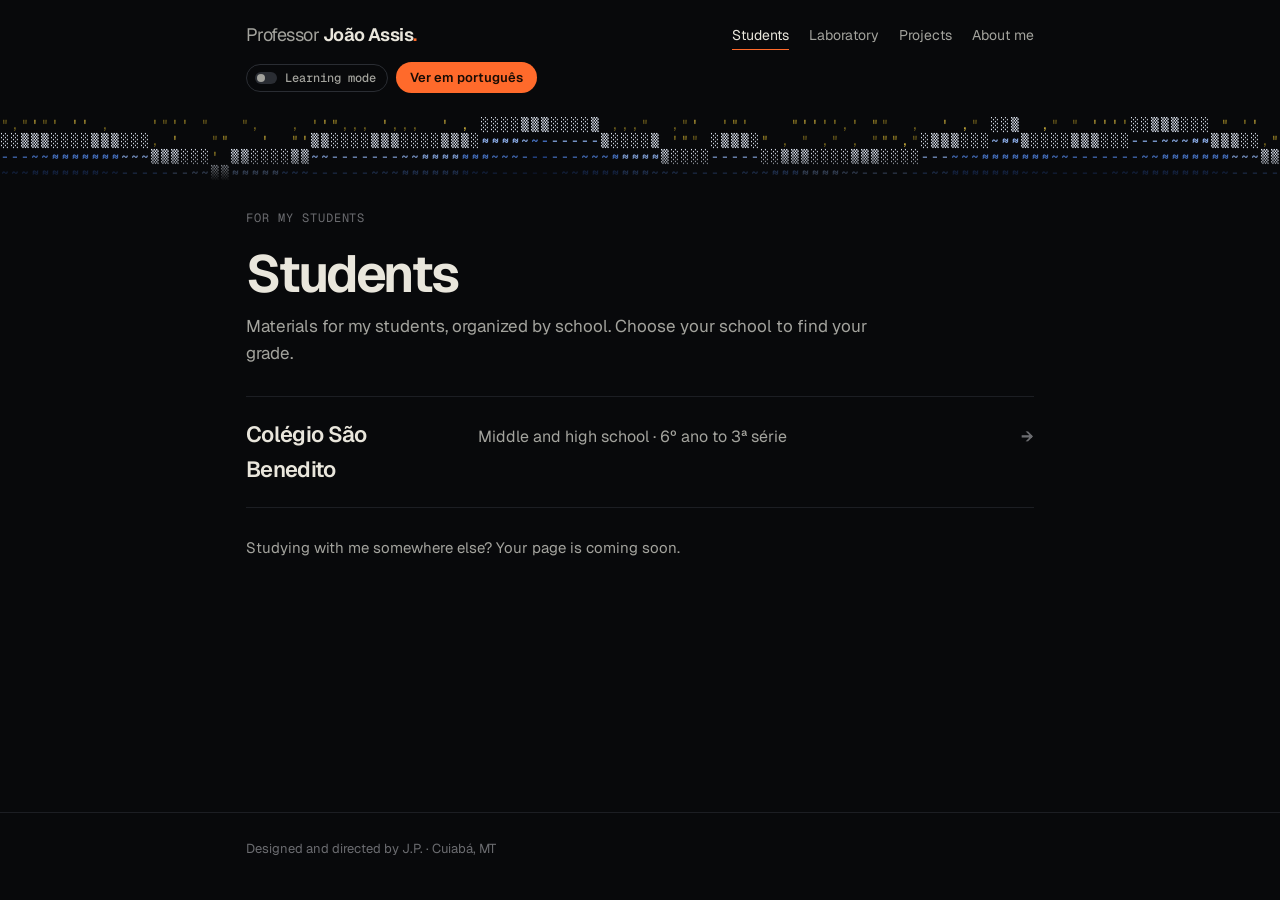
<file: students/index.html>
<!doctype html>
<html lang="en">
<head>
<meta charset="utf-8">
<meta name="viewport" content="width=device-width, initial-scale=1, viewport-fit=cover">
<title data-pt="Alunos · Professor João Assis">Students · Professor João Assis</title>
<meta name="description" content="Materiais de estudo dos alunos do Professor João Assis, organizados por escola e série.">
<meta name="theme-color" content="#08090b">
<link rel="canonical" href="https://professorjoaoassis.github.io/students/">
<meta property="og:url" content="https://professorjoaoassis.github.io/students/">
<meta property="og:title" content="Students · Professor João Assis">
<meta property="og:description" content="Materiais de estudo dos alunos do Professor João Assis, organizados por escola e série.">
<meta property="og:type" content="website">
<meta property="og:site_name" content="Professor João Assis">
<meta property="og:locale" content="pt_BR">
<meta property="og:image" content="https://professorjoaoassis.github.io/assets/og.jpg">
<meta property="og:image:width" content="600">
<meta property="og:image:height" content="600">
<meta name="twitter:card" content="summary">
<link rel="icon" href="../favicon.ico" sizes="48x48">
<link rel="icon" href="../assets/favicon.svg" type="image/svg+xml">
<link rel="icon" href="../assets/icon-96.png" type="image/png" sizes="96x96">
<link rel="apple-touch-icon" href="../apple-touch-icon.png">
<link rel="manifest" href="../site.webmanifest">
<script>try{if(localStorage.getItem('joao-lang')==='pt'){document.documentElement.classList.add('pt-wait');setTimeout(function(){document.documentElement.classList.remove('pt-wait')},1500)}}catch(e){}</script>
<link rel="preconnect" href="https://fonts.googleapis.com">
<link rel="preconnect" href="https://fonts.gstatic.com" crossorigin>
<link rel="stylesheet" href="https://fonts.googleapis.com/css2?family=Geist:wght@300..700&family=Geist+Mono:wght@400;500&display=swap">
<link rel="stylesheet" href="../assets/site.css">
</head>
<body>
<a class="skip" href="#main" data-pt="Pular para o conteúdo">Skip to content</a>
<div class="wrap">
  <header class="bar">
    <a class="mark" href="../" aria-label="Professor João Assis, home" data-pt-aria="Professor João Assis, início"><span class="pre">Professor</span> João Assis<span class="dot">.</span></a>
    <nav aria-label="Main" data-pt-aria="Principal">
      <a href="../students/" data-pt="Alunos" aria-current="page">Students</a>
      <a href="../laboratory/" data-pt="Laboratório">Laboratory</a>
      <a href="../projects/" data-pt="Projetos">Projects</a>
      <a href="../about/" data-pt="Sobre mim">About me</a>
    </nav>
    <div class="lang">
      <button type="button" class="learn-btn" id="learnBtn" aria-pressed="false" title="Underline harder words and show them in Portuguese"><i></i>Learning mode</button>
      <button type="button" class="lang-btn" id="langBtn" lang="pt-BR">Ver em português</button>
    </div>
  </header>
  <p class="learn-hint">Learning mode is on: tap or point at the underlined words to see them in Portuguese.</p>
</div>
<div class="wave" aria-hidden="true"><canvas></canvas></div>

<main class="wrap page" id="main">
  <div class="page-head">
    <p class="kicker" data-pt="Para os meus alunos">For my students</p>
    <h1 data-pt="Alunos">Students</h1>
    <p class="lead" data-pt="Materiais para os meus alunos, separados por escola. Escolha a sua escola para encontrar a sua série.">Materials for my students, <span class="lw" data-tr="organizados">organized</span> by school. <span class="lw" data-tr="Escolha">Choose</span> your school to find your <span class="lw" data-tr="série, ano escolar">grade</span>.</p>
  </div>
  <ul class="index">
    <li><a href="sao-benedito/"><strong>Colégio São Benedito</strong><span data-pt="Fundamental II e Ensino Médio · do 6º ano à 3ª série">Middle and high school · 6º ano to 3ª série</span><b class="arw" aria-hidden="true">→</b></a></li>
  </ul>
  <p class="lead" style="font-size:15px" data-pt="Estuda comigo em outro lugar? A sua página chega em breve.">Studying with me somewhere else? Your page is coming soon.</p>
</main>

<footer class="site"><div class="wrap">
  <span data-pt="Criado e dirigido por J.P. · Cuiabá, MT">Designed and directed by J.P. · Cuiabá, MT</span>
</div></footer>
<script src="../assets/site.js"></script>
</body>
</html>
</file>
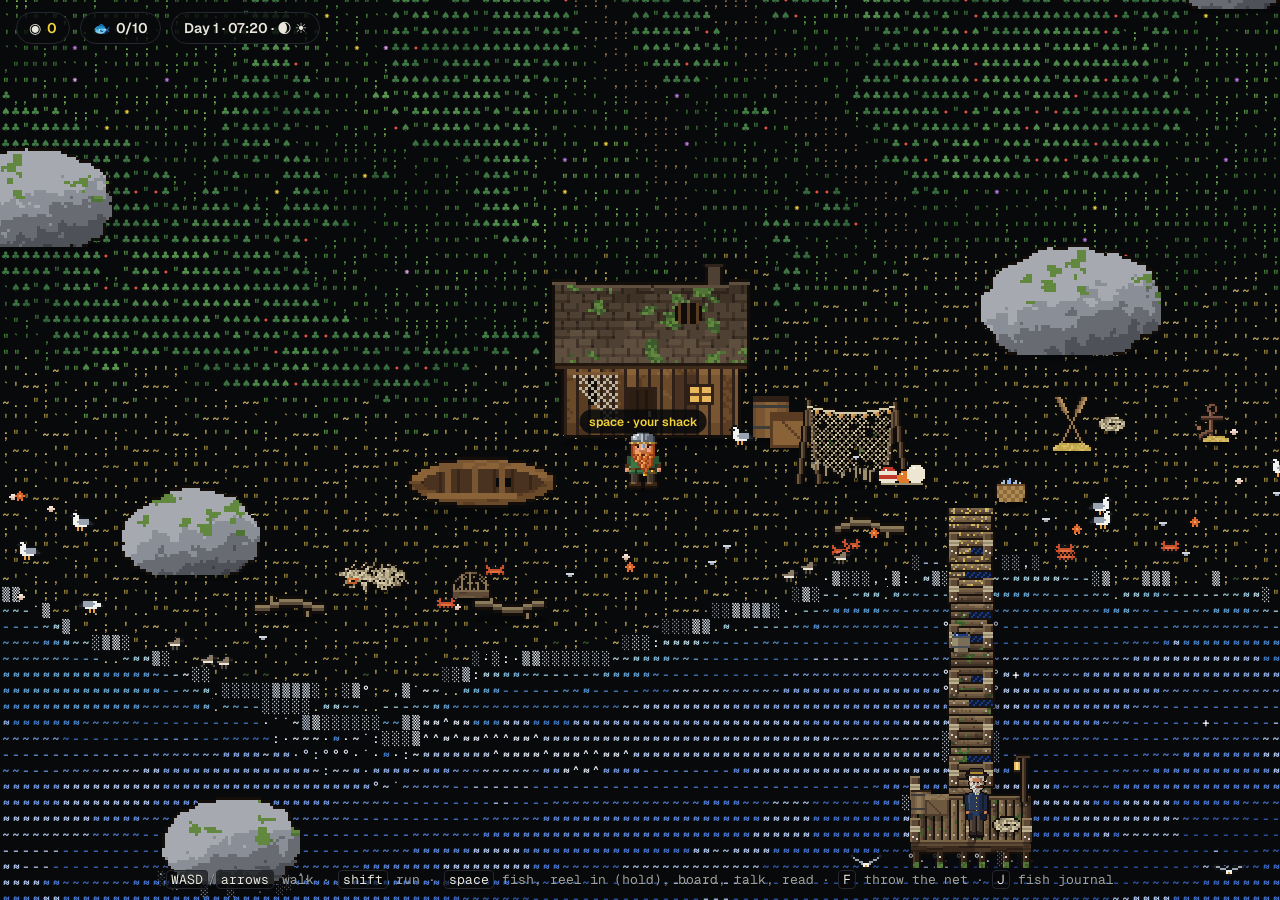
<file: laboratory/the-coast/index.html>
<!DOCTYPE html>
<html lang="en">
<head>
<meta charset="utf-8">
<meta name="viewport" content="width=device-width,initial-scale=1">
<meta name="description" content="Word Fishing · The Coast: um jogo de pesca em inglês e português, com mais de 60 espécies, barcos, portos e um diário de peixes.">
<link rel="canonical" href="https://professorjoaoassis.github.io/laboratory/the-coast/">
<link rel="icon" href="../../favicon.ico" sizes="48x48">
<link rel="icon" href="../../assets/favicon.svg" type="image/svg+xml">
<link rel="apple-touch-icon" href="../../apple-touch-icon.png">
<title>Word Fishing · The Coast</title>
<link rel="preconnect" href="https://fonts.googleapis.com">
<link rel="preconnect" href="https://fonts.gstatic.com" crossorigin>
<link rel="stylesheet" href="https://fonts.googleapis.com/css2?family=Geist+Mono:wght@500;700&family=Geist:wght@400;600&display=swap">
<style>
:root{--bg:#08090b;--panel:#0f1115;--ink:#e9e6dc;--soft:#a3a39d;--dim:#6b6c70;--line:#24272d;--magma:#ff6a2b;--spark:#f2d33b;color-scheme:dark}
*{box-sizing:border-box}
html,body{margin:0;height:100%;background:var(--bg);color:var(--ink);font-family:Geist,system-ui,sans-serif;overflow:hidden}
canvas{display:block;width:100vw;height:100vh;touch-action:none}
.hud{position:fixed;top:12px;left:16px;display:flex;gap:10px;pointer-events:none;flex-wrap:wrap}
.chip{background:rgba(8,9,11,.78);border:1px solid var(--line);border-radius:999px;padding:6px 12px;font:600 14px Geist,system-ui,sans-serif;display:flex;gap:6px;align-items:center}
.chip b{color:var(--spark);font-weight:600}
.chip[hidden]{display:none}
.cine .hud,.cine .hint,.cine .pad .stick,.cine .pad .szone,.cine .pad .sm{display:none}
.hall .hint{display:none}
.row.proto{opacity:.75;border-top:1px dashed rgba(255,255,255,.15);padding-top:10px}
.hint{position:fixed;bottom:12px;left:0;right:0;text-align:center;font:400 13px "Geist Mono",monospace;color:var(--soft);pointer-events:none;padding:0 16px;text-shadow:0 1px 0 #000}
.hint kbd{font:inherit;color:var(--ink);border:1px solid var(--line);border-radius:4px;padding:0 4px;background:rgba(8,9,11,.6)}
.panel{position:fixed;inset:0;display:grid;place-items:center;background:rgba(8,9,11,.55);padding:16px}
.panel[hidden]{display:none}
.card{width:min(520px,100%);max-height:calc(100vh - 32px);overflow:auto;background:var(--panel);border:1px solid var(--line);border-radius:14px;padding:20px;display:grid;gap:14px}
.card h2{margin:0;font-size:20px;letter-spacing:-.02em}
.card p{margin:0;color:var(--soft);font-size:14px}
.row{display:grid;grid-template-columns:1fr auto;gap:4px 12px;align-items:center;padding:10px 0;border-top:1px solid var(--line)}
.row small{color:var(--dim);font-size:13px;grid-column:1}
.row strong{font-weight:600}
button{font:600 14px Geist,system-ui,sans-serif;color:#1a0c04;background:var(--magma);border:0;border-radius:999px;padding:8px 14px;cursor:pointer}
button[disabled]{background:#2a2d33;color:var(--dim);cursor:default}
button.ghost{background:none;color:var(--soft);border:1px solid var(--line)}
.card.wide{width:min(780px,100%)}
.card h3{margin:8px 0 0;font-size:15px;color:var(--spark);font-weight:600}
.card p.how{margin-top:-10px;font-size:13px;color:var(--dim)}
.dex{display:grid;grid-template-columns:repeat(auto-fill,minmax(150px,1fr));gap:8px}
.dex b{font-weight:600}
.dex em{display:block;font-style:normal;color:var(--soft);font-size:12px;margin-top:4px;line-height:1.35}
.dex div{border:1px solid var(--line);border-radius:10px;padding:8px 10px;font-size:13px}
.dex div span{display:block;color:var(--dim);font-size:12px}
.dex img{display:block;height:40px;max-width:100%;object-fit:contain;object-position:left center;margin:2px 0 6px;image-rendering:pixelated}
.dex .no{opacity:.35}
.pad{position:fixed;bottom:44px;left:0;right:0;display:none;justify-content:flex-end;align-items:flex-end;padding:0 16px;pointer-events:none}
.szone{position:fixed;left:0;top:70px;bottom:0;width:55%;pointer-events:auto;touch-action:none}
.stick{position:fixed;left:24px;bottom:40px;width:132px;height:132px;border-radius:50%;background:radial-gradient(circle,rgba(15,17,21,.25),rgba(15,17,21,.6));border:2px solid rgba(233,230,220,.18);pointer-events:none;transition:opacity .25s;opacity:.7}
.stick.on{opacity:1;transition:none}
.stick::before{content:"";position:absolute;inset:30%;border-radius:50%;border:1px dashed rgba(233,230,220,.12)}
.knob{position:absolute;left:50%;top:50%;width:58px;height:58px;margin:-29px 0 0 -29px;border-radius:50%;background:radial-gradient(circle at 40% 35%,rgba(245,240,228,.95),rgba(190,184,170,.9));box-shadow:0 3px 8px rgba(0,0,0,.5)}
.stick.run .knob{background:radial-gradient(circle at 40% 35%,#ffd36b,#e8892f)}
.pad button{pointer-events:auto;border-radius:12px;background:rgba(15,17,21,.75);border:1px solid var(--line);color:var(--ink);font-size:20px;padding:0;touch-action:none}
.pad .act{width:76px;height:76px;border-radius:50%;background:rgba(255,106,43,.85);color:#1a0c04}
.acts{display:flex;gap:10px;align-items:flex-end}
.pad .sm{width:54px;height:54px;border-radius:50%;font-size:14px}
.pad .sm.on{background:rgba(242,211,59,.85);color:#1a0c04}
.chip.alert{border-color:var(--spark);animation:pulse .5s ease-in-out infinite alternate}
@keyframes pulse{to{background:rgba(242,211,59,.25)}}
@media (pointer:coarse){.pad{display:flex}.hint{display:none}}
</style>
</head>
<body>
<canvas id="c" aria-label="Word Fishing, the coast. Walk with the arrow keys or WASD, hold Shift to run, press Space to fish or talk and F to throw a net."></canvas>
<div class="hud"><div class="chip">◉ <b id="coins">0</b></div><div class="chip" title="Basket space: small fish take less room">🐟 <span id="basket">0/10</span></div><div class="chip alert" id="bite" hidden>🎣 <b>bite!</b></div><div class="chip" id="zone" hidden><span></span></div><div class="chip" id="clock"></div></div>
<div class="hint"><kbd>WASD</kbd>/<kbd>arrows</kbd> walk · <kbd>shift</kbd> run · <kbd>space</kbd> fish, reel in (hold), board, talk, read · <kbd>F</kbd> throw the net · <kbd>J</kbd> fish journal</div>
<div class="pad"><div class="szone" aria-hidden="true"></div><div class="stick" aria-label="Move: drag the stick"><div class="knob"></div></div><div class="acts"><button class="sm" data-k="run">run</button><button class="sm" data-k="net">net</button><button class="act" data-k="act">fish</button></div></div>
<div class="panel" id="panel" hidden><div class="card" id="card"></div></div>
<script>
(() => {
'use strict';
/* ==========================================================================================
   WORD FISHING · THE COAST — a top-down prototype in the website's ASCII style.
   Every plant is a spring: the dwarf pushes it aside, it wobbles back. Animation is continuous
   (driven by time and distance walked), so it is as smooth as the screen's refresh rate.
   ========================================================================================== */
const cv = document.getElementById('c'), ctx = cv.getContext('2d', { alpha: false });
const clamp = (v, a, b) => v < a ? a : v > b ? b : v, lerp = (a, b, t) => a + (b - a) * t;
const hash = (x, y) => { let n = (x * 374761393 + y * 668265263) | 0; n = (n ^ (n >>> 13)) * 1274126177 | 0; return ((n ^ (n >>> 16)) >>> 0) / 4294967296; };
function vn(x, y) { const xi = Math.floor(x), yi = Math.floor(y), xf = x - xi, yf = y - yi, u = xf * xf * (3 - 2 * xf), v = yf * yf * (3 - 2 * yf);
  return lerp(lerp(hash(xi, yi), hash(xi + 1, yi), u), lerp(hash(xi, yi + 1), hash(xi + 1, yi + 1), u), v); }
const fbm = (x, y) => vn(x, y) * .55 + vn(x * 2.1, y * 2.1) * .3 + vn(x * 4.3, y * 4.3) * .15;
function hex(h) { const n = parseInt(h.slice(1), 16); return [n >> 16, (n >> 8) & 255, n & 255]; }
function ramp(stops, n = 24) { const out = []; for (let s = 0; s < n; s++) { const p = s / (n - 1) * (stops.length - 1), i = Math.min(Math.floor(p), stops.length - 2), f = p - i, a = hex(stops[i]), b = hex(stops[i + 1]); out.push(`rgb(${Math.round(a[0] + (b[0] - a[0]) * f)},${Math.round(a[1] + (b[1] - a[1]) * f)},${Math.round(a[2] + (b[2] - a[2]) * f)})`); } return out; }
const pick = (r, t) => r[clamp(Math.round(t * (r.length - 1)), 0, r.length - 1)];
// the same colours as the beach on the website
const WATER = ramp(['#dfe6f2', '#8fb2f0', '#4f80dc', '#2c58b4', '#1b3a82']);
const SAND = ramp(['#8a7630', '#ad9640', '#cdb256', '#e2c978']);
const WET = ramp(['#8b8e96', '#7d7458', '#a8912f']);
const GREEN = ramp(['#2e5a2a', '#43803a', '#5fa548', '#9bd66a']);
const FOREST = ramp(['#1c3a24', '#2f5e36', '#417a44', '#62a052']);
const PATHC = ramp(['#6b5436', '#8a7048', '#a88a5a']);
const ROCKC = ramp(['#3b3e44', '#5c5f66', '#8a8e96']);
const WOOD = ['#5a3c22', '#7a5532', '#9a6c40', '#b88850'];
const HILITE = '#b9d0fa', SPARK = '#f2d33b', MAGMA = '#ff6a2b';

/* ==========================================================================================
   THE MAP — Stoneshard proportions: one cell is 10 x 16 world units, the dwarf stands about
   3 cells tall. The shack is ~4 dwarfs tall, town houses 5–6, the beach is a broad strip.
   Sea along the bottom, town at the top.
   ========================================================================================== */
const GW = 660, GH = 250;
const DEEP = 0, SHALLOW = 1, SAND_T = 2, GRASS = 3, BUSH = 4, FLOWER = 5, PATH = 6, DOCK = 7, DIRT = 8, DUNE = 9, WEED = 10;
const T = new Uint8Array(GW * GH), G = new Float32Array(GW * GH), SH = new Float32Array(GW), SOLID = new Uint8Array(GW * GH);
const OX = new Float32Array(GW * GH), OY = new Float32Array(GW * GH), VX = new Float32Array(GW * GH), VY = new Float32Array(GW * GH);
const TROD = new Float32Array(GW * GH), ACTIVE = new Set();
const id = (i, j) => j * GW + i;
const inb = (i, j) => i >= 0 && j >= 0 && i < GW && j < GH;
const AS = 3;                      // one art pixel = 3 world units (and 3 screen px on desktop)
const props = [];                  // big pixel-art things, sorted with the dwarf by their base line

/* ---------- pixel-art generator: buildings and props are painted once into small canvases ---------- */
function mk(w, h, fn) {
  const c = document.createElement('canvas'); c.width = w; c.height = h; const g = c.getContext('2d');
  const p = (x, y, col, ww = 1, hh = 1) => { g.fillStyle = col; g.fillRect(Math.round(x), Math.round(y), ww, hh); };
  fn(p, g, w, h);
  // a dark outline around the whole silhouette, the way pixel artists close their shapes
  const d = g.getImageData(0, 0, w, h), a = d.data, o = new Uint8ClampedArray(a);
  for (let y = 0; y < h; y++) for (let x = 0; x < w; x++) { const i = (y * w + x) * 4; if (a[i + 3] > 0) continue;
    const n = (xx, yy) => xx >= 0 && yy >= 0 && xx < w && yy < h && a[(yy * w + xx) * 4 + 3] > 200;
    if (n(x - 1, y) || n(x + 1, y) || n(x, y - 1) || n(x, y + 1)) { o[i] = 20; o[i + 1] = 14; o[i + 2] = 10; o[i + 3] = 255; } }
  g.putImageData(new ImageData(o, w, h), 0, 0);
  return c;
}
const R = s => { let v = s; return () => (v = (v * 16807) % 2147483647) / 2147483647; };
const shade = (pal, t) => pal[clamp(Math.floor(t * pal.length), 0, pal.length - 1)];
const PLANK = ['#4a3220', '#5a3c22', '#6b4a2a', '#7a5532', '#8a6238'];
const SHINGLE = ['#2e241c', '#3e3226', '#4e4032', '#5e4e3e'];
const STONE = ['#5c5a55', '#77746c', '#8f8b80', '#a8a398'];
const PLASTER = ['#9a8f78', '#b3a78c', '#c9bd9f'];
const MOSS = ['#3c5a2c', '#4f7236', '#62873e'];
const CANVAS_C = ['#8a7a5a', '#a8946a', '#c2ad80', '#d6c294'];

// the rundown shack: a sagging roof with a hole, weathered planks, a missing board, a drying net
const SHACK = mk(66, 60, (p, g, w) => {
  const r = R(11);
  for (let y = 33; y < 57; y++) for (let x = 4; x < 62; x++) {          // front wall
    const pl = (x - 4) >> 2, seam = (x - 4) % 4 === 0, tone = hash(pl, 3) * .7 + (y < 37 ? .25 : 0) - (y > 52 ? .15 : 0);
    p(x, y, seam ? '#2e2016' : shade(PLANK, tone + hash(x, y) * .12));
  }
  for (let y = 38; y < 47; y++) { p(12, y, '#140e0a', 3, 1); }            // a missing board
  for (let y = 41; y < 57; y++) for (let x = 25; x < 35; x++) p(x, y, (x === 25 || x === 34 || y === 41) ? '#2e2016' : ((x - 25) % 3 === 0 ? '#20160e' : '#2c1e12'));  // door
  p(32, 49, '#c9c2ae', 1, 2);
  for (let y = 40; y < 47; y++) for (let x = 45; x < 54; x++) p(x, y, (x === 45 || x === 53 || y === 40 || y === 46) ? '#2e2016' : (x === 49 || y === 43) ? '#5a3c22' : '#e9b85a');   // a lit window
  for (let y = 36; y < 54; y++) for (let x = 5; x < 22; x++) if (((x + y) % 4 === 0 || (x - y + 40) % 4 === 0) && y < 36 + (x - 5) * 1.3) p(x, y, '#bdb6a2');   // a net hung to dry
  for (let x = 6; x < 21; x++) p(x, 36, '#7a5532');
  // roof: seen from above, sagging in the middle, rows of shingles, moss, a hole showing the rafters
  for (let y = 4; y < 34; y++) {
    const sag = Math.sin((y - 4) / 30 * Math.PI) * 1.5;
    for (let x = 1; x < 65; x++) {
      const row = (y - 4) / 3 | 0, off = row % 2 ? 2 : 0, edge = (x + off) % 5 === 0, depth = (y - 4) / 30;
      let c = shade(SHINGLE, .25 + depth * .55 + hash((x + off) / 5 | 0, row) * .3 - (edge ? .3 : 0) + (y % 3 === 0 ? -.15 : 0));
      if (fbm(x * .15, y * .2) > .62) c = shade(MOSS, hash(x, y));
      if (y > 6 + sag && y < 33) p(x, y, c);
    }
  }
  for (let y = 12; y < 20; y++) for (let x = 40; x < 50; x++) if ((x - 45) ** 2 / 25 + (y - 16) ** 2 / 16 < 1) p(x, y, (x % 3 === 0) ? '#5a3c22' : '#120c08');  // the hole
  for (let x = 1; x < 65; x++) { p(x, 33, '#22180f'); p(x, 34, '#3e2a1a'); }   // eave
  for (let x = 0; x < 66; x++) p(x, 6 + Math.round(Math.sin(x / 66 * Math.PI) * 1.5), '#5e4e3e');   // ridge
  p(52, 0, '#4e4032', 4, 7); p(51, 0, '#2e241c', 6, 1);                      // a crooked chimney
});
// a stone-and-timber town house, like Stoneshard's
function house(seed, wide, sty) {
  const W_ = wide ? 92 : 76, HS = sty || {}, WALL = HS.wall || PLASTER, ROOF = HS.roof || SHINGLE;
  return mk(W_, 84, (p) => {
    const r = R(seed);
    for (let y = 42; y < 81; y++) for (let x = 3; x < W_ - 3; x++) {
      let c;
      if (y >= 64) { const by = (y - 64) / 5 | 0, bx = ((x + (by % 2) * 4) / 8) | 0, mortar = (y - 64) % 5 === 0 || (x + (by % 2) * 4) % 8 === 0; c = mortar ? '#3e3c38' : shade(STONE, hash(bx, by + seed) * .8 + .1); }
      else { const beam = (x - 3) % 18 < 2 || y === 42 || y === 43 || y === 62 || y === 63 || (Math.abs(((x - 3) % 18) - 9) === Math.round((y - 44) / 2.2) && y < 62); c = beam ? '#3a2616' : shade(WALL, hash(x >> 2, y >> 2) * .6 + .3); }
      p(x, y, c);
    }
    const dx = W_ / 2 - 6 | 0;
    for (let y = 60; y < 81; y++) for (let x = dx; x < dx + 13; x++) { const arch = y < 64 && ((x - dx - 6) ** 2 / 42 + (y - 64) ** 2 / 16 > 1); if (!arch) p(x, y, (x === dx || x === dx + 12 || (x - dx) % 4 === 1) ? '#2e2016' : '#4a3220'); }
    [[12, 48], [W_ - 24, 48]].forEach(([wx, wy]) => { for (let y = wy; y < wy + 9; y++) for (let x = wx; x < wx + 9; x++) p(x, y, (x === wx || x === wx + 8 || y === wy || y === wy + 8) ? '#3a2616' : (x === wx + 4 || y === wy + 4) ? '#3a2616' : (seed % 2 ? '#e9b85a' : '#2a3040')); });
    for (let i = 0; i < 70; i++) { const x = 4 + r() * 22, y = 44 + r() * 34; if (!HS.noIvy && fbm(x * .2, y * .2) > .45) p(x, y, shade(MOSS, r())); }   // ivy
    for (let y = 2; y < 44; y++) { const inset = Math.max(0, 6 - y) ; for (let x = inset; x < W_ - inset; x++) { const row = (y - 2) / 3 | 0, off = row % 2 ? 3 : 0, e = (x + off) % 6 === 0; let c = shade(ROOF, .2 + (y / 44) * .6 + hash((x + off) / 6 | 0, row + seed) * .25 - (e ? .25 : 0)); if (!HS.noIvy && fbm(x * .1 + seed, y * .15) > .66) c = shade(MOSS, hash(x, y) * .7); if (HS.snow && (y < 9 + Math.sin(x * .4) * 2 || (y > 39 && hash(x, y) < .5))) c = shade(['#c4cdd8', '#e4e9f0', '#ffffff'], hash(x >> 1, y)); p(x, y, c); } }
    for (let x = 0; x < W_; x++) { p(x, 43, '#1c140c'); p(x, 44, '#2e2016'); }
    p(W_ - 20, 0, '#5c5a55', 6, 10);
  });
}
const TENT = mk(54, 46, (p) => {
  for (let y = 26; y < 44; y++) for (let x = 6; x < 48; x++) p(x, y, '#120c08');           // the dark inside
  for (let x = 6; x < 48; x++) for (let y = 34; y < 40; y++) p(x, y, y === 34 ? '#8a6238' : '#5a3c22');   // the counter
  [[10, 31, '#a9c2d9'], [15, 32, '#8fb2f0'], [20, 31, '#4fa3a0'], [27, 32, '#ff8a6b'], [33, 31, '#a9c2d9'], [39, 32, '#9aa3ad']].forEach(([x, y, c]) => { p(x, y, c, 4, 2); p(x + 4, y, c); p(x - 1, y + 1, c); p(x + 3, y, '#14161a'); });
  for (let y = 2; y < 28; y++) { const half = 22 + (y - 2) * .45; for (let x = 27 - half; x < 27 + half; x++) { const stripe = ((x - 27 + 100) / 6 | 0) % 2; p(x, y, stripe ? shade(['#8c2a20', '#a8342a', '#c0392b'], .3 + (y / 28) * .6) : shade(CANVAS_C, .3 + (y / 28) * .6)); } }
  for (let x = 4; x < 51; x++) if (x % 5 < 3) p(x, 27 + (x % 5 === 1 ? 1 : 0), '#c0392b');   // scalloped edge
  p(5, 26, '#3a2616', 2, 20); p(47, 26, '#3a2616', 2, 20);
});
const BOULDER = (seed, w, h) => mk(w, h, (p) => {
  for (let y = 0; y < h; y++) for (let x = 0; x < w; x++) {
    const dx = (x - w / 2) / (w / 2), dy = (y - h * .55) / (h * .5), q = dx * dx + dy * dy + (fbm(x * .15 + seed, y * .2) - .5) * .5;
    if (q > 1) continue;
    const light = clamp(.75 - dy * .5 - dx * .2 + (fbm(x * .3, y * .3 + seed) - .5) * .4, 0, 1);
    p(x, y, fbm(x * .18 + seed, y * .25) > .63 && dy < 0 ? shade(MOSS, light) : shade(['#3b3e44', '#4e5158', '#686b72', '#8a8e96', '#a6aab0'], light));
  }
});
const BOAT = mk(52, 22, (p) => {
  for (let y = 3; y < 20; y++) for (let x = 2; x < 50; x++) { const dx = (x - 26) / 24, dy = (y - 11) / 8.5; if (dx * dx + dy * dy * 1.3 > 1) continue; const inner = dx * dx + dy * dy * 2.2 < .7; p(x, y, inner ? (x % 6 === 0 ? '#3a2616' : '#4a3220') : shade(PLANK, .35 + (y < 11 ? .4 : 0) + hash(x >> 2, y) * .2)); }
  for (let y = 9; y < 14; y++) for (let x = 30; x < 37; x++) if ((x - 33) ** 2 / 9 + (y - 11) ** 2 / 4 < 1) p(x, y, '#08090b');   // the hole in the hull
  for (let x = 14; x < 40; x += 9) p(x, 6, '#7a5532', 2, 11);
  p(8, 15, '#8a6238', 30, 2);                                                               // a broken oar
});
const BARREL = mk(12, 14, (p) => { for (let y = 0; y < 14; y++) for (let x = 0; x < 12; x++) { const dx = (x - 5.5) / 6; if (dx * dx > 1) continue; p(x, y, (y === 3 || y === 10) ? '#3e3c38' : y < 2 ? '#2e2016' : shade(PLANK, .5 + (1 - Math.abs(dx)) * .5)); } });
const CRATE = mk(14, 12, (p) => { for (let y = 0; y < 12; y++) for (let x = 0; x < 14; x++) p(x, y, (x === 0 || x === 13 || y === 0 || y === 11 || x === y + 1 || y < 3) ? '#5a3c22' : '#8a6238'); });
const DRIFT = s => mk(26, 8, (p) => { const r = R(s); for (let x = 1; x < 24; x++) { const y = 3 + Math.round(Math.sin(x * .3 + s) * 1.2); p(x, y, '#8a7a5a', 1, 2); p(x, y + 1, '#5a4a3a'); } p(6, 1, '#8a7a5a', 1, 2); p(18, 6, '#8a7a5a', 1, 2); });

function addProp(img, cx, baseY, opts = {}) {
  const sc = opts.sc || AS, w = img.width * sc, h = img.height * sc;
  const pr = Object.assign({ img, x: cx - w / 2, y: baseY - h, w, h, base: baseY, cx }, opts);
  props.push(pr);
  if (opts.solid && !opts.hidden) {               // block the footprint: the bottom band of the art, in cells
    const [fw, fd] = opts.solid; const i0 = Math.floor((cx - fw / 2) / 10), i1 = Math.floor((cx + fw / 2) / 10), j0 = Math.floor((baseY - fd) / 16), j1 = Math.floor((baseY - 1) / 16);
    for (let j = j0; j <= j1; j++) for (let i = i0; i <= i1; i++) if (inb(i, j)) SOLID[id(i, j)] = 1;
  }
  if (opts.clear) { const i0 = Math.floor(pr.x / 10) - 1, i1 = Math.ceil((pr.x + w) / 10) + 1, j0 = Math.floor(pr.y / 16), j1 = Math.ceil(baseY / 16) + 1; for (let j = j0; j <= j1; j++) for (let i = i0; i <= i1; i++) if (inb(i, j) && (T[id(i, j)] === BUSH || T[id(i, j)] === FLOWER)) T[id(i, j)] = opts.clear; }
  return pr;
}

const WPL0 = ['#3e3024', '#4e3d2d', '#5e4a36', '#6e5840', '#7e684c', '#8e7858'];
// the town aquarium: a stone hall with columns, a copper roof gone green and big glowing tank windows
const MUSEUM = mk(86, 74, (p) => {
  const W_ = 86;
  for (let y = 30; y < 72; y++) for (let x = 3; x < W_ - 3; x++) { const by = (y - 30) / 5 | 0, bx = ((x + (by % 2) * 5) / 10) | 0, mortar = (y - 30) % 5 === 0 || (x + (by % 2) * 5) % 10 === 0; p(x, y, mortar ? '#5c5850' : shade(['#8a857a', '#a09a8c', '#b4ae9e', '#c8c2b0'], hash(bx, by) * .7 + .2)); }
  for (const cx of [6, 26, 56, 76]) for (let y = 32; y < 70; y++) for (let x = cx; x < cx + 5; x++) p(x, y, x === cx ? '#d8d2c0' : x === cx + 4 ? '#7a7466' : (x - cx) % 2 ? '#bcb6a4' : '#ccc6b4');
  [[12, 40], [62, 40]].forEach(([wx, wy]) => { for (let y = wy; y < wy + 22; y++) for (let x = wx; x < wx + 13; x++) { const arch = y < wy + 5 && ((x - wx - 6) ** 2 / 42 + (y - wy - 5) ** 2 / 25 > 1); if (arch) continue; const edge = x === wx || x === wx + 12 || y === wy + 21; p(x, y, edge ? '#3a3a3a' : shade(['#1b3a82', '#2c58b4', '#4f80dc', '#8fb2f0'], .2 + (y - wy) / 30 + Math.sin(x * .9 + y * .3) * .12)); }
    p(wx + 4, wy + 12, '#f2a040', 3, 1); p(wx + 3, wy + 12, '#f2a040'); p(wx + 7, wy + 12, '#14161a'); p(wx + 6, wy + 17, '#c8d0dc', 3, 1); p(wx + 9, wy + 17, '#c8d0dc'); p(wx + 3, wy + 8, '#e8eef6'); p(wx + 9, wy + 6, '#e8eef6'); });
  for (let y = 50; y < 72; y++) for (let x = 36; x < 50; x++) { const arch = y < 54 && ((x - 43) ** 2 / 49 + (y - 54) ** 2 / 16 > 1); if (!arch) p(x, y, (x === 36 || x === 49 || (x - 36) % 4 === 1) ? '#2e2016' : '#4a3220'); }
  for (let y = 41; y < 47; y++) for (let x = 32; x < 54; x++) p(x, y, (y === 41 || y === 46 || x === 32 || x === 53) ? '#5a3c22' : '#e8dcc0');
  p(37, 43, '#2c58b4', 6, 2); p(36, 43, '#2c58b4'); p(43, 43, '#2c58b4'); p(41, 43, '#e8eef6'); p(45, 43, '#14161a', 6, 1); p(45, 44, '#14161a', 4, 1);
  for (let y = 4; y < 31; y++) { const half = Math.min(43, (y - 2) * 1.8); for (let x = 43 - half; x < 43 + half; x++) { const ridge = (Math.round(x) + y) % 7 === 0; p(x, y, y > 25 ? shade(['#7a7466', '#a09a8c', '#c8c2b0'], (y - 25) / 6) : ridge ? '#3c6a5c' : shade(['#3c6a5c', '#4a8a7a', '#5ea494', '#7ab8a8'], .2 + (y / 31) * .5 + hash(x >> 2, y >> 1) * .2)); } }
  for (let x = 0; x < W_; x++) { p(x, 30, '#5c5850'); p(x, 31, '#d8d2c0'); }
  p(42, 0, '#b08a2a', 2, 5); p(40, 1, '#f2d33b', 6, 2);
});
const BOARD = mk(24, 26, (p) => {
  for (let y = 4; y < 26; y++) { p(2, y, '#5a3c22'); p(3, y, '#3a2616'); p(20, y, '#5a3c22'); p(21, y, '#3a2616'); }
  for (let y = 6; y < 19; y++) for (let x = 1; x < 23; x++) p(x, y, (y === 6 || y === 18 || x === 1 || x === 22) ? '#4a3220' : shade(WPL0, .5 + hash(x >> 2, y) * .2));
  for (let x = 0; x < 24; x++) { p(x, 3, '#4a3d2d'); p(x, 4, '#6e5840'); } p(2, 2, '#4a3d2d', 20, 1);
  [[3, 8, 6, 7], [10, 7, 5, 6], [16, 8, 5, 8], [4, 15, 7, 3]].forEach(([x, y, w, h]) => { for (let yy = y; yy < y + h; yy++) for (let xx = x; xx < x + w; xx++) p(xx, yy, (yy - y) % 2 && xx > x && xx < x + w - 1 ? '#a8a49a' : '#ece6d2'); p(x + (w >> 1), y, '#c0392b'); });
});
const BOATHOUSE = mk(72, 50, (p) => {
  for (let y = 18; y < 48; y++) for (let x = 2; x < 70; x++) { const pl = (x - 2) >> 2, seam = (x - 2) % 4 === 0; p(x, y, seam ? '#2e2016' : shade(WPL0, .35 + hash(pl, 9) * .4 - (y > 44 ? .2 : 0))); }
  for (let y = 26; y < 48; y++) for (let x = 20; x < 52; x++) { const arch = y < 30 && ((x - 36) ** 2 / 256 + (y - 30) ** 2 / 16 > 1); if (!arch) p(x, y, y > 44 ? '#1b3a82' : '#140e0a'); }
  for (let x = 24; x < 48; x++) p(x, 40 + Math.round(Math.sin(x * .3)), '#5a3c22');
  for (let y = 2; y < 19; y++) { const half = 36 - Math.max(0, 6 - y); for (let x = 36 - half; x < 36 + half; x++) { const row = y / 3 | 0, off = row % 2 ? 2 : 0; p(x, y, shade(SHINGLE, .2 + y / 22 + hash((x + off) / 5 | 0, row) * .25 - ((x + off) % 5 === 0 ? .25 : 0))); } }
  for (let x = 0; x < 72; x++) p(x, 18, '#1c140c');
  for (let y = 20; y < 26; y++) for (let x = 30; x < 42; x++) p(x, y, (y === 20 || y === 25 || x === 30 || x === 41) ? '#3a2616' : '#c8b896');
  p(35, 21, '#3a3e46', 2, 4); p(33, 24, '#3a3e46', 6, 1); p(34, 21, '#3a3e46', 4, 1);
});
const SHOPSIGN = mk(40, 30, (p) => {
  for (let y = 4; y < 30; y++) { p(1, y, '#5a3c22'); p(38, y, '#5a3c22'); }
  for (let y = 0; y < 10; y++) for (let x = 0; x < 40; x++) if (y < 8 || x % 5 < 3) p(x, y, ((x / 5 | 0) % 2) ? '#2c58b4' : '#ece6d2');
  for (let y = 16; y < 24; y++) for (let x = 3; x < 37; x++) p(x, y, y === 16 ? '#8a6238' : '#5a3c22');
  [[6, 13, '#a9c2d9'], [13, 12, '#ff8a6b'], [21, 13, '#a9c2d9'], [29, 12, '#e8c048']].forEach(([x, y, c]) => { p(x, y, c, 5, 3); p(x + 5, y + 1, c); p(x + 1, y + 1, '#14161a'); });
  for (let x = 12; x < 28; x++) for (let y = 25; y < 30; y++) p(x, y, (y === 25 || y === 29) ? '#3a2616' : '#e9b85a');
});
const PALM = n => mk(34, 60, (p) => {
  const r = R(n + 5), lean = (r() - .5) * 10;
  for (let y = 18; y < 60; y++) { const k = (60 - y) / 42, x = 17 + Math.sin(k * 1.6) * lean; p(x - 1, y, (y % 4 === 0) ? '#5a4630' : '#8a7050'); p(x, y, (y % 4 === 0) ? '#6a5438' : '#a88a62'); p(x + 1, y, '#5a4630'); }
  const tx = 17 + Math.sin(1.6) * lean, ty = 18;
  for (let f = 0; f < 7; f++) { const a = -Math.PI / 2 + (f - 3) * .48 + (r() - .5) * .2, L = 13 + r() * 4; for (let s = 0; s < L; s++) { const x = tx + Math.cos(a) * s, y = ty + Math.sin(a) * s * .7 + (s / L) ** 2 * 9; p(x, y, '#3a6a2a'); p(x, y + 1, s % 2 ? '#4f8a36' : '#62a044'); if (s > 3 && s % 2) p(x + Math.sin(a) * 2, y + 2, '#4f8a36'); } }
  p(tx - 2, ty + 1, '#6a4a2a', 2, 2); p(tx + 1, ty + 2, '#7a5a32', 2, 2);
});
const STILT = n => mk(44, 46, (p) => {
  for (const x of [6, 18, 30, 40]) for (let y = 26; y < 46; y++) { p(x, y, '#4a3826'); p(x + 1, y, '#2e2418'); }
  for (let y = 18; y < 30; y++) for (let x = 4; x < 42; x++) p(x, y, x % 3 === 0 ? '#4a3a26' : shade(['#6a5a3c', '#7a6a48', '#8a7a54'], hash(x >> 1, y) * .9));
  for (let y = 22; y < 30; y++) for (let x = 18; x < 25; x++) p(x, y, '#140e0a');
  for (let y = 0; y < 19; y++) { const half = Math.min(22, 4 + y * 1.3); for (let x = 22 - half; x < 22 + half; x++) p(x, y, shade(['#7a6a3a', '#8a7a44', '#a08e50', '#b8a45e'], .2 + y / 24 + hash(x, y >> 1) * .3 - (x % 3 === 0 ? .2 : 0))); }
  for (let y = 30; y < 46; y += 3) { p(21, y, '#6a5438', 4, 1); } p(20, 30, '#4a3826', 1, 16); p(25, 30, '#4a3826', 1, 16);
});
// people of the coast: a small painter for townsfolk, sailors and the curator
function person(o) {
  return mk(16, 36, (p) => {
    const sk = o.skin || ['#c47a55', '#e6a47e'], cl = o.coat, pa = o.pants || ['#3a2e26', '#54443a'];
    for (let y = 26; y < 33; y++) { p(5, y, pa[1], 2, 1); p(9, y, pa[1], 2, 1); p(7, y, pa[0]); p(11, y, pa[0]); }
    p(4, 33, '#2a1c12', 4, 2); p(9, 33, '#2a1c12', 4, 2);
    for (let y = 13; y < 27; y++) for (let x = 3; x < 13; x++) p(x, y, x < 5 ? cl[2] : x > 10 ? cl[0] : cl[1]);
    if (o.apron) for (let y = 17; y < 27; y++) for (let x = 5; x < 11; x++) p(x, y, '#e8e2d0');
    for (let y = 14; y < 24; y++) { p(1, y, cl[1], 2, 1); p(13, y, cl[0], 2, 1); }
    p(1, 24, sk[1], 2, 2); p(13, 24, sk[0], 2, 2);
    p(3, 23, '#3a2616', 10, 1);
    for (let y = 4; y < 12; y++) for (let x = 4; x < 12; x++) p(x, y, x > 9 ? sk[0] : sk[1]);
    p(6, 7, '#14161a'); p(9, 7, '#14161a'); p(7, 10, sk[0], 2, 1);
    if (o.beard) for (let y = 9; y < 14; y++) for (let x = 4; x < 12; x++) if (y > 9 || x < 6 || x > 9) p(x, y, o.beard);
    const hr = o.hair || '#3a2416'; p(4, 3, hr, 8, 2); p(3, 4, hr, 1, 5); p(12, 4, hr, 1, 5);
    if (o.long) { p(3, 9, hr, 1, 6); p(12, 9, hr, 1, 6); }
    if (o.hat === 'cap') { p(3, 1, o.hatc, 10, 3); p(2, 3, o.hatc, 12, 1); }
    if (o.hat === 'tricorn') { p(2, 2, o.hatc, 12, 2); p(4, 0, o.hatc, 8, 2); p(1, 3, o.hatc, 2, 1); p(13, 3, o.hatc, 2, 1); }
    if (o.hat === 'hood') { p(3, 1, o.hatc, 10, 3); p(2, 3, o.hatc, 1, 9); p(13, 3, o.hatc, 1, 9); }
    if (o.hat === 'scarf') { p(3, 2, o.hatc, 10, 3); p(10, 5, o.hatc, 3, 6); }
  });
}
const FOLK = {
  brann: person({ coat: ['#1e2a40', '#2a3a58', '#3a4e74'], hat: 'tricorn', hatc: '#2a2420', beard: '#d8d4c8', hair: '#b8b4a8' }),
  curator: person({ coat: ['#4a2a4a', '#5e3a5e', '#744a74'], hair: '#8a8478', apron: 0, hat: 'cap', hatc: '#2a2a3a' }),
  sigrid: person({ coat: ['#5a2a22', '#7a3a2c', '#9a4a34'], hat: 'hood', hatc: '#d8d4c8', hair: '#e8d088', long: 1, skin: ['#d8a080', '#f0c8a8'] }),
  tano: person({ coat: ['#2a6a6a', '#3a8a84', '#4aa49c'], hat: 'scarf', hatc: '#e05a3a', hair: '#1a1410', skin: ['#7a4a30', '#9a6040'] }),
  yara: person({ coat: ['#3a4a22', '#4e6230', '#62783c'], hat: 'scarf', hatc: '#e8c048', hair: '#1a1410', long: 1, skin: ['#8a5236', '#a86a48'] }),
  crew: person({ coat: ['#5a4a2a', '#7a6438', '#94804a'], hat: 'cap', hatc: '#c0392b', hair: '#3a2416' })
};

function reveal(pr) { pr.hidden = false; if (!pr.solid) return; const [fw, fd] = pr.solid, i0 = Math.floor((pr.cx - fw / 2) / 10), i1 = Math.floor((pr.cx + fw / 2) / 10), j0 = Math.floor((pr.base - fd) / 16), j1 = Math.floor((pr.base - 1) / 16); for (let j = j0; j <= j1; j++) for (let i = i0; i <= i1; i++) if (inb(i, j)) SOLID[id(i, j)] = 1; }
const spots = {};
// the coast runs east: home, then wide stretches of open ocean that only a caravel can cross, and three ports on their own shores
const CLIFF = 11;
const REGK = ['home', 'cliff', 'frost', 'coral', 'mire'], REG = new Uint8Array(GW);
for (let i = 0; i < GW; i++) REG[i] = i < 180 ? 0 : i < 220 ? 1 : i < 340 ? 2 : i < 380 ? 1 : i < 500 ? 3 : i < 540 ? 1 : 4;
const PORTS = { frost: { name: 'Frostvik', c0: 220, pt: 'a cold harbour of red houses, pines and snow' }, coral: { name: 'Coralhaven', c0: 380, pt: 'a warm island of white sand, palms and reefs' }, mire: { name: 'Mirelmouth', c0: 540, pt: 'a muddy river mouth of mangroves and stilt houses' } };
const regionAt = x => REGK[REG[clamp(Math.floor(x / 10), 0, GW - 1)]];
const lights = [];    // lamps and lit windows, for the night
function cliffAt(i, j) { const c0 = i < 200 ? 180 : i < 340 ? 320 : 460, mid = c0 + 10, s = SH[i]; if (j > s + 100) return false; const d = Math.max(0, j - s); return Math.abs(i + .5 - mid) < 10.5 - d / 100 * 5 + (vn(j * .2, i * .1) - .5) * 3 - (d > 0 ? 1.5 : 0); }
const STY = {
  frost: { wall: ['#7a2a22', '#8c3226', '#a03a2c'], roof: ['#2e2a28', '#3a3634', '#4a4644', '#5a5654'], snow: 1, noIvy: 1 },
  coral: { wall: ['#d8a8a0', '#e6bcb0', '#f0d0c4'], roof: ['#8a3a22', '#a84a2a', '#c05a32', '#d06a3c'], noIvy: 0 },
  mire: { wall: ['#6a5a3c', '#7a6a48', '#8a7a54'], roof: ['#8a7a44', '#a08e50', '#b8a45e', '#c8b46a'], noIvy: 1 }
};
function townSquare(c0, c1) { for (let j = 2; j < 34; j++) for (let i = c0; i < c1; i++) { const e = fbm(i * .12, j * .12); if (j < SH[i] - 8 && T[id(i, j)] > SHALLOW && (j < 30 || e > .45)) T[id(i, j)] = e > .62 ? GRASS : DIRT; } }
function footpath(a, b) {
  for (let s = 0; s <= 1; s += .002) { const x = lerp(a.x / 10, b.x / 10, s) + Math.sin(s * 7) * 5, y = lerp(a.y / 16, b.y / 16, s);
    for (let dy = -1; dy <= 1; dy++) for (let dx_ = -1; dx_ <= 1; dx_++) { const i = Math.round(x + dx_), j = Math.round(y + dy); if (!inb(i, j)) continue; const t = T[id(i, j)]; if (t === GRASS || t === BUSH || t === FLOWER) T[id(i, j)] = (Math.abs(dx_) + Math.abs(dy) < 2 || hash(i, j) < .45) ? PATH : GRASS; } }
}
function pierAt(dx) {
  const rb = Math.round(SH[dx]);
  for (let j = rb - 5; j <= rb + 12; j++) for (let i = dx; i < dx + 4; i++) if (inb(i, j)) T[id(i, j)] = DOCK;
  for (let j = rb + 13; j <= rb + 15; j++) for (let i = dx - 4; i < dx + 8; i++) if (inb(i, j)) T[id(i, j)] = DOCK;
  spots.piers.push({ dx, rb }); return { dx, rb };
}
// where a coast meets the open sea: its distance (in columns) from the edge, and a wavering inset so the side shore is never a ruled line
const CAPE_C = 30, CAPE_R = 20, EDE = new Float32Array(GW).fill(999), EDC = new Int16Array(GW), SH0 = new Float32Array(GW).fill(-1);
function edgeOf(i) { const r = REGK[REG[i]]; if (r === 'home') return [180 - 1 - i, 180]; const a = PORTS[r].c0, b = a + 120; return i - a < b - 1 - i ? [i - a, a] : [b - 1 - i, b]; }
const edgeIn = (j, ec) => 3 + 30 * Math.max(0, fbm(j * .028, ec * .37) - .32) + 2.5 * vn(j * .22, ec);   // coves and points, never a ruled line
function build() {
  for (let i = 0; i < GW; i++) {
    const r = REGK[REG[i]]; let s = 94 + Math.sin(i * .045) * 3 + fbm(i * .07, 9) * 4 + (r === 'coral' ? 2 : r === 'mire' ? 1 : 0);
    if (r === 'cliff') s = -160;
    else {   // each coast ends in a rounded headland: the beach bends up and away into the open sea
      const [e, ec] = edgeOf(i); EDE[i] = e; EDC[i] = ec;
      if (e < CAPE_C) { const q = 1 - e / CAPE_C; s -= CAPE_R * (1 - Math.sqrt(Math.max(0, 1 - q * q))); SH0[i] = s; if (e <= edgeIn(Math.round(s), ec) + .5) s = -160; }
    }
    SH[i] = s;
  }
  spots.piers = [];
  for (let j = 0; j < GH; j++) for (let i = 0; i < GW; i++) {
    const k = id(i, j), s = SH0[i] >= 0 ? SH0[i] : SH[i], g = hash(i * 7, j * 13), rg = REGK[REG[i]]; G[k] = g;
    if (rg === 'cliff') { T[k] = DEEP; continue; }
    const bw = rg === 'frost' ? 11 : rg === 'coral' ? 21 : rg === 'mire' ? 8 : 17, beachTop = s - bw - fbm(i * .06, 4) * 6;
    let t;
    if (EDE[i] < 40 && j <= s + 3) {   // the side shore of a headland: shallows, then a strip of beach, then the land
      const d = EDE[i] - edgeIn(j, EDC[i]);
      if (d <= 0) { T[k] = d > -2.5 ? SHALLOW : DEEP; continue; }
      if (j <= s && d < 2.5 + g * 2) { T[k] = j < 4 ? GRASS : (g < .2 && d > 2 ? DUNE : SAND_T); continue; }
    }
    if (j > s + 3) t = DEEP; else if (j > s) t = SHALLOW;
    else if (j > beachTop) { t = SAND_T; if (j < beachTop + 3 && g < .35) t = DUNE; if (j > s - 2 && g < (rg === 'mire' ? .25 : .05)) t = WEED; }
    else { const b = fbm(i * .06 + 30, j * .09 + 10), dens = rg === 'frost' ? .5 : rg === 'mire' ? .47 : rg === 'coral' ? .64 : .57; t = (b > (j < 40 ? dens + .09 : dens)) ? BUSH : GRASS; if (t === GRASS && g < .03) t = FLOWER; }
    // a river winds down through Mirelmouth to the sea
    if (rg === 'mire' && j <= s) { const rc = PORTS.mire.c0 + 96 + Math.sin(j * .09) * 5; if (Math.abs(i + .5 - rc) < (j > s - 12 ? 3.5 : 2.4)) t = j > s - 4 || Math.abs(i + .5 - rc) < 1.2 ? DEEP : SHALLOW; }
    T[k] = t;
  }
  // home: the town at the top, a broad dirt square, houses, two market tents, the aquarium and a notice board
  townSquare(18, 128);
  addProp(house(3, true), 40 * 10, 22 * 16, { solid: [92 * AS - 20, 14 * 16], clear: DIRT, light: [[18, 52], [74, 52]] });
  addProp(house(8, false), 92 * 10, 20 * 16, { solid: [76 * AS - 20, 14 * 16], clear: DIRT, light: [[16, 52]] });
  addProp(house(5, false), 156 * 10, 24 * 16, { solid: [76 * AS - 20, 14 * 16], clear: GRASS });
  const mus = addProp(MUSEUM, 120 * 10, 24 * 16, { solid: [86 * AS - 20, 13 * 16], clear: DIRT, light: [[20, 50], [66, 50]] });
  spots.museum = { x: mus.cx, y: mus.base + 18 };
  const tent = addProp(TENT, 66 * 10, 31 * 16, { solid: [54 * AS - 10, 6 * 16], clear: DIRT });
  addProp(TENT, 80 * 10, 30 * 16, { solid: [54 * AS - 10, 6 * 16], clear: DIRT });
  addProp(BARREL, 58 * 10, 32 * 16, { solid: [30, 16] }); addProp(CRATE, 74 * 10, 32 * 16, { solid: [36, 16] }); addProp(BARREL, 88 * 10, 31 * 16, { solid: [30, 16] });
  spots.market = { x: tent.cx, y: tent.base + 20 };
  const board = addProp(BOARD, 100 * 10, 33 * 16, { sc: 2, solid: [40, 10] });
  spots.board = { x: board.cx, y: board.base + 16 };
  // the shack on the upper beach, with the old rowboat pulled up beside it
  const sx = 70, sb = Math.round(SH[sx] - 12) * 16;
  const shack = addProp(SHACK, sx * 10, sb, { solid: [66 * AS - 16, 9 * 16], clear: SAND_T, light: [[49, 43]] });
  spots.shack = { x: shack.cx - 8, y: sb + 18 };
  spots.boathouse = addProp(BOATHOUSE, sx * 10 + 260, sb + 10, { sc: 2, solid: [140, 6 * 16], hidden: true });
  spots.shop = addProp(SHOPSIGN, sx * 10 + 60, sb + 26, { sc: 2, hidden: true });
  addProp(BARREL, sx * 10 + 120, sb - 6, { solid: [30, 16] }); addProp(CRATE, sx * 10 + 140, sb + 4, { solid: [36, 16] });
  const boat = addProp(BOAT, sx * 10 - 170, sb + 70, { solid: [130, 40] });
  spots.boat = { x: boat.cx, y: boat.base + 14 }; spots.boatProp = boat;
  [[24, -6, 46, 30, 1], [112, -14, 60, 38, 2], [150, -4, 40, 26, 3], [8, -26, 54, 34, 4], [166, -24, 50, 32, 5], [128, -36, 36, 24, 6]].forEach(([i, dj, w, h, s]) => { const by = (SH[i] + dj) * 16; addProp(BOULDER(s, w, h), i * 10, by, { solid: [w * AS - 30, 2 * 16] }); });
  [[34, -4, 1], [92, -3, 2], [140, -8, 3], [56, -2, 4]].forEach(([i, dj, s]) => addProp(DRIFT(s), i * 10, (SH[i] + dj) * 16));
  const home = pierAt(100); spots.dockx = 100; spots.pier = home;
  footpath(spots.shack, spots.market);
  footpath({ x: 1020, y: (home.rb - 5) * 16 }, spots.market);
  // the ports
  for (const [key, PT] of Object.entries(PORTS)) {
    const c0 = PT.c0, sty = STY[key];
    townSquare(c0 + 12, c0 + 80);
    addProp(house(11 + c0, true, sty), (c0 + 26) * 10, 22 * 16, { solid: [92 * AS - 20, 14 * 16], clear: DIRT, light: [[18, 52], [74, 52]] });
    addProp(house(17 + c0, false, sty), (c0 + 68) * 10, 21 * 16, { solid: [76 * AS - 20, 14 * 16], clear: DIRT, light: [[16, 52]] });
    const t2 = addProp(TENT, (c0 + 46) * 10, 31 * 16, { solid: [54 * AS - 10, 6 * 16], clear: DIRT });
    PT.market = { x: t2.cx, y: t2.base + 20 };
    addProp(BARREL, (c0 + 38) * 10, 32 * 16, { solid: [30, 16] }); addProp(CRATE, (c0 + 55) * 10, 32 * 16, { solid: [36, 16] });
    const pr = pierAt(c0 + 52); PT.pier = pr;
    footpath({ x: (c0 + 54) * 10, y: (pr.rb - 5) * 16 }, PT.market);
    const r = R(c0);
    if (key === 'coral') for (let n = 0; n < 9; n++) { const i = c0 + 16 + (r() * 88 | 0); if (Math.abs(i - c0 - 54) < 8) continue; addProp(PALM(n), i * 10, (SH[i] - 8 - r() * 9) * 16, { sc: 2, solid: [16, 8] }); }
    if (key === 'frost') for (let n = 0; n < 6; n++) { const i = c0 + 16 + (r() * 88 | 0); if (Math.abs(i - c0 - 54) < 8) continue; addProp(BOULDER(40 + n, 30 + r() * 20, 20 + r() * 10), i * 10, (SH[i] - 3 - r() * 6) * 16, { solid: [60, 20] }); }
    if (key === 'mire') for (let n = 0; n < 7; n++) { const i = c0 + 16 + (r() * 88 | 0); if (Math.abs(i - c0 - 54) < 8 || Math.abs(i - c0 - 96) < 8) continue; addProp(STILT(n), i * 10, (SH[i] - 4 - r() * 6) * 16, { sc: 2, solid: [40, 10] }); }
  }
}

build();
const BLOCKT = t => t === DEEP || t === SHALLOW || t === CLIFF;
const isWater = t => t === DEEP || t === SHALLOW;

/* ==========================================================================================
   THE PIER, AND THE LIFE OF A FISHING BEACH — painted at the dwarf's finer scale (one art pixel =
   2 world units): weathered planks with gaps, missing boards, nails and algae, a T-shaped head on
   pilings, bollards with rope, and around it the clutter of fishermen: drying racks with ragged
   nets, an abandoned net heap, a broken lobster pot, a rusty anchor, fish drying on a line.
   ========================================================================================== */
const WPL = ['#3e3024', '#4e3d2d', '#5e4a36', '#6e5840', '#7e684c', '#8e7858'];
const ROPE = ['#7a6e56', '#9a8e70', '#bdb192', '#d6cba8'];
const RUST = ['#3e2a22', '#5a3e30', '#7a5442', '#9a6a4e'];
const PIER = (() => {
  const { dx, rb } = spots.pier, Wd = 60, Ht = 180, headY = 144, shoreY = 40;
  return mk(Wd, Ht, (p) => {
    const plank = (x0, x1, y0, y1, seed, vertical) => {
      const tone = .3 + hash(seed, 3) * .45;
      for (let y = y0; y <= y1; y++) for (let x = x0; x <= x1; x++) {
        const along = vertical ? y : x, across = vertical ? x - x0 : y - y0, n = vertical ? x1 - x0 : y1 - y0;
        let t = tone + (across === 0 ? .18 : across === n ? -.2 : 0) + (hash(seed, along >> 2) - .5) * .12;
        if (hash(along * 3 + seed, across) < .05) t -= .22;                        // grain
        if (Math.abs(((along + seed * 7) % 23) - 11) < 1 && across === (n >> 1)) t -= .3;   // a knot
        let c = shade(WPL, t);
        if ((vertical ? y : x) === (vertical ? y0 + 2 : x0 + 2) || (vertical ? y : x) === (vertical ? y1 - 2 : x1 - 2)) if (across === (n >> 1)) c = '#a8a49a';   // nail heads
        if (!vertical && y < shoreY && hash(x * 5, y * 3) < .18) c = shade(SAND, .5 + hash(x, y) * .4);          // sand blown over the boards
        if (fbm(x * .3 + seed, y * .3) > .7 && (vertical || y > shoreY + 8)) c = shade(MOSS, hash(x, y) * .6);   // algae near the water
        p(x, y, c);
      }
    };
    // the walkway: planks across, a gap between each, a few missing or broken
    for (let k = 0, y = 0; y < headY; k++, y += 4) {
      const miss = k > 9 && k < 33 && hash(k, 77) < .035, broken = !miss && hash(k, 51) < .1;
      const l = 20 - (hash(k, 5) < .35 ? 1 : 0), r = 39 + (hash(k, 6) < .35 ? 1 : 0) - (hash(k, 8) < .12 ? 2 : 0);
      if (miss) { for (let yy = y; yy < y + 3; yy++) { p(20, yy, '#2a1e14'); p(39, yy, '#2a1e14'); for (let x = 21; x < 39; x++) p(x, yy, (x + yy) % 4 ? '#0b1224' : '#16306a'); } continue; }
      plank(l, broken ? 20 + 6 + (hash(k, 9) * 6 | 0) : r, y, y + 2, k * 13 + 1, false);
      if (broken) for (let x = 27 + (hash(k, 9) * 6 | 0); x <= r; x++) for (let yy = y; yy < y + 3; yy++) p(x, yy, (x + yy) % 3 ? '#0e1830' : '#1b3a82');
      for (let x = l; x <= r; x++) p(x, y + 3, '#1a120c');
    }
    // the head of the pier: planks running the other way, a heavy frame around it
    for (let x = 0, k = 0; x < Wd; x += 4, k++) plank(x, Math.min(Wd - 1, x + 2), headY + 2, Ht - 15, k * 29 + 400, true);
    for (let x = 0; x < Wd; x += 4) for (let y = headY + 2; y < Ht - 14; y++) p(Math.min(Wd - 1, x + 3), y, '#1a120c');
    for (let x = 0; x < Wd; x++) { p(x, headY, '#7a6448'); p(x, headY + 1, '#4a3828'); p(x, Ht - 14, '#7a6448'); p(x, Ht - 13, '#4a3828'); }
    for (let y = headY; y < Ht - 12; y++) { p(0, y, '#4a3828'); p(Wd - 1, y, '#3a2a1e'); }
    // the front face and the pilings going down into the water
    for (let x = 0; x < Wd; x++) for (let y = Ht - 12; y < Ht - 8; y++) p(x, y, y === Ht - 12 ? '#5e4a36' : shade(['#2a1e16', '#3a2a1e', '#4a3626'], .2 + hash(x >> 3, y) * .6));
    [1, 13, 25, 34, 46, 56].forEach(x0 => { for (let y = Ht - 8; y < Ht; y++) for (let x = x0; x < x0 + 3; x++) p(x, y, y > Ht - 4 ? shade(MOSS, .2 + hash(x, y) * .5) : x === x0 ? '#4a3626' : '#2e2218'); if (hash(x0, 1) < .6) p(x0 + 1, Ht - 6, '#d8d4c8'); });
  });
})();
const POST = mk(5, 12, (p) => { for (let y = 1; y < 12; y++) for (let x = 0; x < 5; x++) p(x, y, x === 0 ? '#7a6448' : x === 4 ? '#3a2a1e' : '#5e4a36'); for (let x = 0; x < 5; x++) { p(x, 0, '#8e7858'); p(x, 4, ROPE[2]); p(x, 5, ROPE[1]); p(x, 6, ROPE[2]); } p(1, 9, '#d8d4c8'); p(3, 10, '#d8d4c8'); });
const LANTERN = mk(9, 26, (p) => { for (let y = 3; y < 26; y++) { p(4, y, '#5e4a36'); p(5, y, '#3a2a1e'); } for (let x = 1; x < 8; x++) p(x, 3, '#4a3828'); p(1, 4, '#4a3828'); for (let y = 5; y < 11; y++) for (let x = 0; x < 3; x++) p(x, y, (y === 5 || y === 10) ? '#2e2620' : x === 1 ? '#ffe08a' : '#e9b85a'); });
const ROPECOIL = mk(14, 8, (p) => { for (let r = 0; r < 4; r++) for (let a = 0; a < 6.3; a += .12) p(7 + Math.cos(a) * (6 - r * 1.4), 4 + Math.sin(a) * (3 - r * .7), ROPE[(r + (a * 3 | 0)) % 4]); for (let x = 12; x < 14; x++) p(x, 5, ROPE[1]); });
const BASKET = mk(16, 12, (p) => {
  [[3, 1, '#a9c2d9'], [6, 0, '#8fb2f0'], [9, 1, '#a9c2d9'], [11, 2, '#c8d0dc']].forEach(([x, y, c]) => { p(x, y, c, 2, 3); p(x, y, '#14161a'); });
  for (let y = 3; y < 12; y++) { const in_ = y > 9 ? 2 : 1; for (let x = in_; x < 16 - in_; x++) p(x, y, ((x >> 1) + (y >> 1)) % 2 ? '#8a6a3c' : '#b08a50'); }
  for (let x = 1; x < 15; x++) p(x, 3, '#6b4a2a');
});
const BUCKET = mk(9, 10, (p) => { for (let y = 1; y < 10; y++) for (let x = 0; x < 9; x++) { if (y > 7 && (x === 0 || x === 8)) continue; p(x, y, (y === 2 || y === 7) ? '#4a4e56' : x < 3 ? '#9a8e70' : '#7a6e56'); } for (let x = 1; x < 8; x++) p(x, 1, '#1b3a82'); p(2, 1, '#8fb2f0'); p(1, 0, '#4a4e56'); p(7, 0, '#4a4e56'); });
const SMALLBARREL = mk(10, 12, (p) => { for (let y = 0; y < 12; y++) for (let x = 0; x < 10; x++) { const dx = (x - 4.5) / 5; if (dx * dx > 1) continue; p(x, y, (y === 2 || y === 9) ? '#3e3c38' : y < 1 ? '#2e2016' : shade(WPL, .4 + (1 - Math.abs(dx + .2)) * .5)); } });
const SMALLCRATE = mk(12, 11, (p) => { for (let y = 0; y < 11; y++) for (let x = 0; x < 12; x++) p(x, y, y < 3 ? shade(WPL, .75 + hash(x, y) * .2) : (x === 0 || x === 11 || y === 10 || x === y - 2) ? '#4e3d2d' : shade(WPL, .5 + hash(x >> 2, y) * .15)); });
// a drying rack with a ragged old net hanging from it
const NETRACK = mk(58, 44, (p) => {
  const pole = (x0, y0, x1, y1) => { const n = Math.max(Math.abs(x1 - x0), Math.abs(y1 - y0)); for (let i = 0; i <= n; i++) { const x = Math.round(lerp(x0, x1, i / n)), y = Math.round(lerp(y0, y1, i / n)); p(x, y, '#6e5840'); p(x + 1, y, '#3e3024'); } };
  pole(7, 2, 2, 43); pole(7, 2, 12, 43); pole(50, 3, 45, 43); pole(50, 3, 55, 43);
  const top = x => 5 + Math.sin((x - 7) / 43 * Math.PI) * 3, bot = x => 33 + Math.sin(x * .35) * 1.5 + Math.sin((x - 7) / 43 * Math.PI) * 4;
  for (let x = 9; x < 49; x++) {
    for (let y = Math.round(top(x)) + 1; y < bot(x); y++) {
      if (!((x + y) % 4 === 0 || (x - y + 400) % 4 === 0)) continue;
      if (fbm(x * .16, y * .2) > .64) continue;                                  // holes worn through
      p(x, y, ROPE[(hash(x, y) * 3 | 0) + ((x + y) % 8 === 0 ? 1 : 0)]);
    }
    if (hash(x, 9) < .35) for (let k = 0; k < 1 + hash(x, 4) * 5; k++) p(x, Math.round(bot(x)) + k, ROPE[1]);   // frayed strands
    if (x % 5 === 0) p(x, Math.round(bot(x)), '#5c5f66');                          // lead weights
  }
  for (let x = 7; x < 51; x++) p(x, Math.round(top(x)), ROPE[3]);
  for (let x = 11; x < 48; x += 6) { p(x, Math.round(top(x)) + 1, '#c08a4a', 2, 2); p(x, Math.round(top(x)) + 1, '#e0aa60'); }   // cork floats
  [[18, 22], [33, 26], [40, 18]].forEach(([x, y]) => { p(x, y, '#3c5a2c'); p(x + 1, y + 1, '#4f7236'); p(x, y + 2, '#3c5a2c'); });   // seaweed caught in it
});
// an abandoned net, tangled in a heap on the sand
const NETHEAP = mk(38, 16, (p) => {
  const r = R(91);
  for (let s = 0; s < 46; s++) { let x = 19 + (r() - .5) * 28, y = 8 + (r() - .5) * 9, a = r() * 6.28; for (let k = 0; k < 12; k++) { a += (r() - .5) * 1.4; x += Math.cos(a); y += Math.sin(a) * .6; if (((x - 19) / 17) ** 2 + ((y - 8) / 7) ** 2 < 1) p(x, y, ROPE[(r() * 4) | 0]); } }
  for (let a = 0; a < 3.2; a += .2) p(9 + Math.cos(a) * 2.5, 9 + Math.sin(a) * 2.5, '#c0602a');   // a broken float
  p(8, 9, '#e0884a', 3, 1);
  for (let x = 30; x < 38; x++) p(x, 10 + Math.round(Math.sin(x * .7)), ROPE[1]);   // a rope tail
});
const TRAP = mk(20, 15, (p) => {
  for (let x = 1; x < 19; x++) for (let y = 11; y < 15; y++) p(x, y, y === 11 ? '#7e684c' : shade(WPL, .3 + hash(x >> 2, y) * .3));
  for (let x = 1; x < 19; x++) { const ty = Math.round(11 - Math.sqrt(Math.max(0, 1 - ((x - 9.5) / 9) ** 2)) * 9); if (x % 4 === 1 && !(x === 13)) for (let y = ty; y < 11; y++) p(x, y, '#8e7858'); else if (x === 13) for (let y = 7; y < 11; y++) p(x, y, '#8e7858'); else { p(x, ty, '#6e5840'); for (let y = ty + 2; y < 11; y += 3) if ((x + y) % 2) p(x, y, ROPE[0]); } }
});
const ANCHOR = mk(18, 20, (p) => {
  for (let a = 0; a < 6.3; a += .3) p(9 + Math.cos(a) * 2, 3 + Math.sin(a) * 2, RUST[2]);
  for (let y = 5; y < 17; y++) { p(8, y, RUST[3]); p(9, y, RUST[1]); }
  for (let x = 4; x < 15; x++) { p(x, 7, RUST[2]); p(x, 8, RUST[0]); }
  for (let a = 0; a < 1.7; a += .1) { const x = 9 - Math.sin(a) * 6, y = 16 - Math.cos(a) * 3 + 1; p(x, y, RUST[2]); p(x, y + 1, RUST[0]); }
  p(2, 12, RUST[3], 2, 2); p(1, 11, RUST[2]);
  for (let x = 5; x < 18; x++) for (let y = 16; y < 20; y++) if (((x - 11) / 7) ** 2 + ((y - 19.5) / 3.5) ** 2 < 1) p(x, y, shade(SAND, .4 + hash(x, y) * .5));
});
const FISHLINE = mk(62, 30, (p) => {
  for (let y = 3; y < 30; y++) { p(2, y, '#6e5840'); p(3, y, '#3e3024'); p(58, y, '#6e5840'); p(59, y, '#3e3024'); }
  const ly = x => 5 + Math.sin((x - 3) / 55 * Math.PI) * 4;
  for (let x = 3; x < 58; x++) p(x, Math.round(ly(x)), ROPE[2]);
  for (let x = 8; x < 54; x += 6) { const y = Math.round(ly(x)) + 1, c = hash(x, 1) < .5 ? ['#7a6a58', '#9a8a70'] : ['#5e6a72', '#8a96a0']; p(x - 1, y, c[0]); p(x + 1, y, c[0]); for (let k = 1; k < 8; k++) { p(x, y + k, c[k % 3 ? 1 : 0]); if (k > 1 && k < 6) p(x - 1, y + k, c[0]); } p(x, y + 8, c[0]); }
});
const OARS = mk(24, 28, (p) => {
  const oar = (x0, y0, x1, y1) => { const n = Math.max(Math.abs(x1 - x0), Math.abs(y1 - y0)); for (let i = 0; i <= n; i++) { const x = Math.round(lerp(x0, x1, i / n)), y = Math.round(lerp(y0, y1, i / n)); p(x, y, '#9a7a50'); if (i < 8) { p(x - 1, y, '#7a5c3a'); p(x + 1, y, '#b8945e'); } } };
  oar(18, 1, 6, 25); oar(5, 1, 18, 25);
  for (let x = 2; x < 22; x++) for (let y = 23; y < 28; y++) if (((x - 12) / 10) ** 2 + ((y - 27.5) / 4.5) ** 2 < 1) p(x, y, shade(SAND, .4 + hash(x, y) * .5));
});
const BUOYS = mk(24, 13, (p) => {
  const ball = (cx, cy, r, a, b) => { for (let y = -r; y <= r; y++) for (let x = -r; x <= r; x++) if (x * x + y * y <= r * r + r) p(cx + x, cy + y, ((y + r) >> 1) % 2 ? b : a); p(cx - 1, cy - r + 1, '#ffffff'); };
  ball(5, 8, 4, '#c0392b', '#ece6d2'); ball(13, 9, 3, '#e07a2a', '#e07a2a'); ball(19, 7, 4, '#ece6d2', '#ece6d2');
  for (let x = 2; x < 23; x++) p(x, 12, ROPE[1]);
});
const SHELL = [mk(4, 3, p => { p(1, 0, '#f2e8dc', 2, 1); p(0, 1, '#e8d2c4', 4, 1); p(1, 2, '#d8b4a4', 2, 1); }), mk(5, 5, p => { p(2, 0, '#e8743a'); p(0, 2, '#e8743a', 5, 1); p(1, 1, '#d8642a', 3, 3); p(1, 4, '#e8743a'); p(3, 4, '#e8743a'); p(2, 2, '#f2a060'); }), mk(4, 2, p => { p(0, 0, '#cfd6e0', 4, 1); p(1, 1, '#9aa4b4', 2, 1); })];
const seaRocks = [];
function dressPier(dx, rb) {
  const S2 = { sc: 2 };
  // posts and a lantern along the pier, and its clutter
  for (let y = (rb - 2) * 16; y < (rb + 13) * 16; y += 46) { addProp(POST, dx * 10 + 3, y, S2); addProp(POST, (dx + 4) * 10 - 3, y, S2); }
  [[(dx - 4) * 10 + 4, (rb + 16) * 16 - 2], [(dx + 8) * 10 - 4, (rb + 16) * 16 - 2], [(dx - 4) * 10 + 4, (rb + 13) * 16 + 4], [(dx + 2) * 10, (rb + 16) * 16 - 2]].forEach(([x, y]) => addProp(POST, x, y, S2));
  addProp(LANTERN, (dx + 8) * 10 - 8, (rb + 13) * 16 + 6, S2);
  addProp(ROPECOIL, (dx + 5.5) * 10, (rb + 15) * 16 + 4, S2);
  addProp(SMALLBARREL, (dx - 3) * 10, (rb + 14) * 16 + 2, { sc: 2, solid: [16, 10] }); addProp(SMALLCRATE, (dx - 1.4) * 10, (rb + 14) * 16 + 4, { sc: 2, solid: [20, 10] });
  addProp(BUCKET, (dx + 1) * 10, (rb + 4) * 16, S2);
}
spots.piers.forEach(p => dressPier(p.dx, p.rb));
(function dressTheBeach() {
  const { dx, rb } = spots.pier;
  const S2 = { sc: 2 };
  // on the sand
  const sandY = (i, d) => (SH[i] + d) * 16;
  const shackX = 70 * 10;
  addProp(NETRACK, shackX + 200, Math.round(SH[70] - 12) * 16 + 40, { sc: 2, solid: [90, 14] });
  addProp(NETHEAP, 42 * 10, sandY(42, -6), S2);
  addProp(TRAP, 52 * 10, sandY(52, -4), { sc: 2, solid: [30, 10] });
  addProp(ANCHOR, 126 * 10, sandY(126, -9), { sc: 2, solid: [20, 8] });
  addProp(FISHLINE, 156 * 10, sandY(156, -12), { sc: 2, solid: [110, 8] });
  addProp(OARS, 112 * 10, sandY(112, -8), S2);
  addProp(BUOYS, 95 * 10, sandY(95, -6), S2);
  addProp(BASKET, 106 * 10, sandY(106, -5), S2);
  addProp(ROPECOIL, 116 * 10, sandY(116, -10), S2);
  const r = R(7);
  for (let n = 0; n < 34; n++) { const i = 6 + (r() * 168) | 0, d = -1.5 - r() * 9; if (Math.abs(i - dx - 2) < 6) continue; addProp(SHELL[(r() * 3) | 0], i * 10 + r() * 10, sandY(i, d), { sc: 2, flat: 1 }); }
  // rocks out in the water: surf breaks white around them
  [[28, 13, 46, 30], [62, 27, 36, 24], [146, 17, 52, 34], [16, 62, 60, 40], [88, 78, 44, 30], [154, 56, 50, 34], [120, 112, 56, 38]].forEach(([i, d, w, h], n) => {
    const y = (SH[i] + d) * 16; addProp(BOULDER(20 + n, w, h), i * 10, y, { solid: [w * AS - 20, 2 * 16] }); seaRocks.push({ x: i * 10, y, w: w * AS });
  });
})();
/* ---------------------------- the open water: zones, marker buoys ---------------------------- */
const ZONE = { shore: 'The beach', jetty: 'The jetty', bay: 'The bay', sea: 'The open sea', deep: 'The deep' };
function zoneAt(x, y) { const i = clamp(Math.floor(x / 10), 0, GW - 1), d = y / 16 - SH[i]; return d < 3 ? 'shore' : d < 40 ? 'bay' : d < 100 ? 'sea' : 'deep'; }
const markers = [];
[20, 60, 100, 140].forEach(i => markers.push({ x: i * 10, y: (SH[i] + 40) * 16, c: '#c0392b', bell: 0 }));
[30, 90, 150].forEach(i => markers.push({ x: i * 10, y: (SH[i] + 100) * 16, c: '#e8b830', bell: 0 }));

/* ---------------------------- critters: gulls, crabs, sandpipers, jumping fish ---------------------------- */
const GULL_ST = gridArt(['........ww..', '.......wwek.', '.......www..', '..gggggwww..', '.kggggggww..', 'kkgggggwww..', '...wwwwww...', '.....o.o....', '.....o.o....'], { w: '#f2f2ee', g: '#9aa4b0', k: '#24262c', e: '#14161a', o: '#e8a040' });
const GULL_PK = gridArt(['............', '............', '..gggggww...', '.kggggggwww.', 'kkgggggwwwwk', '...wwwwwwe..', '.....o.o....', '.....o.o....', '............'], { w: '#f2f2ee', g: '#9aa4b0', k: '#24262c', e: '#14161a', o: '#e8a040' });
const GULL_FL = [['k.............k', '.g...........g.', '..gg.......gg..', '....gg...gg....', '.....gwwwg.....', '......wyw......'], ['kgg.........ggk', '...ggg...ggg...', '......www......', '......wyw......'], ['......www......', '....ggwywgg....', '..gg.......gg..', 'kg...........gk']].map(r => gridArt(r, { w: '#f2f2ee', g: '#9aa4b0', k: '#24262c', y: '#e8a040' }));
const CRAB_F = [['c.......c', 'cc.e.e.cc', '.rrrrrrr.', 'rrRRRRRrr', 'l.l...l.l'], ['.c.....c.', 'cc.e.e.cc', '.rrrrrrr.', 'rrRRRRRrr', '.l.l.l.l.']].map(r => gridArt(r, { c: '#c8502a', r: '#c8502a', R: '#e07040', e: '#14161a', l: '#a8401e' }));
const CRAB_HIDE = gridArt(['.e.e.', 'hhhhh'], { e: '#14161a', h: '#3a2e1e' });
const PIPER = [['....bb.', '...bbbkk', 'bbbbbb..', '.wwwww..', '..l.l...', '..l.l...'], ['....bb.', '...bbbkk', 'bbbbbb..', '.wwwww..', '.l...l..', 'l.....l.']].map(r => gridArt(r, { b: '#8a7a64', w: '#ece6da', k: '#2a2420', l: '#5a4a3a' }));
const critters = [];
{
  const r = R(33), sand = () => { for (let n = 0; n < 40; n++) { const i = 8 + (r() * 164) | 0, d = -2 - r() * 12, x = i * 10, y = (SH[i] + d) * 16; if (!solidAt0(x, y) && Math.abs(i - spots.pier.dx - 2) > 5) return [x, y]; } return [800, (SH[80] - 6) * 16]; };
  for (let n = 0; n < 7; n++) { const [x, y] = sand(); critters.push({ k: 'gull', x, y, z: 0, st: 'walk', t: r() * 4, vx: 0, vy: 0, f: r() < .5 ? -1 : 1, sand }); }
  for (let n = 0; n < 3; n++) critters.push({ k: 'gull', x: 300 + r() * 1200, y: (SH[60] + 10) * 16, z: 70 + r() * 40, st: 'soar', t: r() * 10, cx: 300 + r() * 1200, cy: (SH[60] + 4 + r() * 20) * 16, rr: 80 + r() * 120, ang: r() * 6, f: 1, vx: 0, vy: 0, sand });
  for (let n = 0; n < 9; n++) { const i = 6 + (r() * 168) | 0; if (Math.abs(i - spots.pier.dx - 2) < 5) continue; const y = (SH[i] - 1.5 - r() * 4) * 16; critters.push({ k: 'crab', x: i * 10, y, hx: i * 10, hy: y, st: 'walk', t: r() * 3, vx: 0, f: 1 }); }
  for (let fl = 0; fl < 3; fl++) { const i0 = 20 + fl * 55 + (r() * 10 | 0); for (let m = 0; m < 3; m++) critters.push({ k: 'piper', i0: i0 + m * 2.2 + r(), x: (i0 + m * 2.2) * 10, y: (SH[i0] - 1) * 16, t: r() * 3, f: 1, vx: 0 }); }
}
// lamps, people and creatures of the ports and the home town
const PUFFIN_ST = gridArt(['...kk...', '..kkkk..', '.kwwkoo.', '..wwkoo.', '.kkwwk..', 'kkkwwkk.', '.kkwwk..', '..o.o...'], { k: '#1a1c22', w: '#f2f2ee', o: '#e8702a' });
const HERON_ST = gridArt(['....gg..', '...gwgYY', '....w...', '....g...', '...gg...', '..gggg..', '.ggwggg.', 'gggggg..', '.gggg...', '..l.....', '..l.....', '..l.....', '.l.l....'], { g: '#8a96a4', w: '#e8eef2', Y: '#e8c048', l: '#4a4a3a' });
const TURTLE = [['...hh..', '.f.hh.f', '.sSsSs.', 'fsSSSsf', '.sSsSs.', '.f.s.f.'], ['...hh..', 'f..hh..f', '.sSsSs.', '.sSSSs.', 'fsSsSsf', '...s...']].map(r => gridArt(r, { h: '#7a9a5a', f: '#6a8a4a', s: '#3a5a2a', S: '#8a7a3a' }));
{
  const sandIn = (c0, c1, r) => () => { for (let n = 0; n < 40; n++) { const i = c0 + 18 + (r() * (c1 - c0 - 36)) | 0, x = i * 10, y = (SH[i] - 2 - r() * 8) * 16; if (!solidAt0(x, y)) return [x, y]; } return [(c0 + 30) * 10, (SH[c0 + 30] - 4) * 16]; };
  for (const [key, PT] of Object.entries(PORTS)) {
    const r = R(PT.c0 + 3), sand = sandIn(PT.c0, PT.c0 + 120, r);
    for (let n = 0; n < 5; n++) { const [x, y] = sand(); critters.push({ k: 'gull', sp: key === 'frost' ? 'puffin' : key === 'mire' ? 'heron' : null, x, y, z: 0, st: 'walk', t: r() * 4, vx: 0, vy: 0, f: 1, sand }); }
    if (key === 'coral') for (let n = 0; n < 5; n++) { const i = PT.c0 + 18 + (r() * 84 | 0); critters.push({ k: 'turtle', x: i * 10, y: (SH[i] + 3 + r() * 5) * 16, a: r() * 6, t: r() * 5 }); }
    for (let n = 0; n < 4; n++) { const i = PT.c0 + 18 + (r() * 84 | 0); if (Math.abs(i - PT.pier.dx - 2) < 6) continue; const y = (SH[i] - 1.5 - r() * 3) * 16; critters.push({ k: 'crab', x: i * 10, y, hx: i * 10, hy: y, st: 'walk', t: r() * 3, vx: 0, f: 1 }); }
  }
}
// people: an old sailor on the home pier, one in each port, and your crew once you hire them
const TALK = [];
function talkAt(k, x, y, lab, r = 60) { TALK.push({ k, x, y, lab, r }); }
{
  const hp = spots.pier, by = (hp.rb + 15) * 16 + 10;
  talkAt('sail:brann', (hp.dx + 2.5) * 10, by + 4, 'space · talk to Old Brann', 34);
  const who = { frost: 'sigrid', coral: 'tano', mire: 'yara' };
  for (const [key, PT] of Object.entries(PORTS)) {
    const x = (PT.c0 + 60) * 10, y = 34 * 16; talkAt('sail:' + who[key], x, y + 8, `space · talk to ${{ sigrid: 'Sigrid', tano: 'Tano', yara: 'Yara' }[who[key]]}`, 40);
    talkAt('port:' + key, PT.market.x, PT.market.y, `space · the ${PT.name} market`);
  }
  talkAt('market', spots.market.x, spots.market.y, 'space · sell your fish');
  talkAt('shack', spots.shack.x, spots.shack.y, 'space · your shack');
  talkAt('boat', spots.boat.x, spots.boat.y, 'space · the old rowboat');
  talkAt('board', spots.board.x, spots.board.y, 'space · read the notice board', 50);
  talkAt('museum', spots.museum.x, spots.museum.y, 'space · enter the aquarium', 55);
  spots.crewProps = [];
  props.forEach(p => { const sc = p.sc || AS; if (p.light) p.light.forEach(([ax, ay]) => lights.push({ x: p.x + ax * sc, y: p.y + ay * sc, r: 70 })); if (p.img === LANTERN) lights.push({ x: p.x + 4, y: p.y + 14, r: 120 }); });
}
function nearSpot() { let best = null, bd = 1e9; for (const s of TALK) { if (s.k === 'boat' && st.boats.row) continue; const d = Math.hypot(P.x - s.x, (P.y - s.y) * .9); if (d < s.r && d < bd) { bd = d; best = s; } } return best && best.k; }
function talk(k) { if (k === 'market') openStall(); else if (k === 'shack') openHut(); else if (k === 'boat') openBoat(); else if (k === 'board') openBoard(); else if (k === 'museum') enterMuseum(); else if (k.startsWith('sail:')) openSailor(k.slice(5)); else if (k.startsWith('port:')) openPortStall(k.slice(5)); }
const talkLabel = k => (TALK.find(s => s.k === k) || {}).lab;

function solidAt0(x, y) { const i = Math.floor(x / 10), j = Math.floor(y / 16); return !inb(i, j) || SOLID[id(i, j)] || isWater(T[id(i, j)]) || T[id(i, j)] === DOCK; }
const jumpers = [];


/* ---------------------------- layout ---------------------------- */
let W, H, CW, CH, font, dpr, kx, ky, S, DS = 2;
function resize() {
  dpr = Math.min(devicePixelRatio || 1, 2); W = innerWidth; H = innerHeight;
  cv.width = Math.round(W * dpr); cv.height = Math.round(H * dpr); ctx.setTransform(dpr, 0, 0, dpr, 0, 0);
  CW = W < 700 ? 8 : 10; CH = Math.round(CW * 1.6); kx = CW / 10; ky = CH / 16; S = W < 700 ? 2 : 3; DS = Math.round(2 * kx * dpr) / dpr;
  font = `500 ${Math.round(CH * .82)}px "Geist Mono", ui-monospace, monospace`;
  ctx.textBaseline = 'middle'; ctx.textAlign = 'center';
}
addEventListener('resize', resize); resize();
/* ---------------------------- sound ---------------------------- */
let A = null, out;
function audio() { if (A) { A.resume(); return; } const AC = window.AudioContext || window.webkitAudioContext; if (!AC) return; A = new AC(); out = A.createGain(); out.gain.value = .45; out.connect(A.destination); }
function nz(dur, vol, type, f0, f1) { if (!A) return; const t = A.currentTime + .005, b = A.createBuffer(1, Math.ceil(A.sampleRate * dur), A.sampleRate), d = b.getChannelData(0); for (let i = 0; i < d.length; i++) d[i] = Math.random() * 2 - 1; const s = A.createBufferSource(); s.buffer = b; const f = A.createBiquadFilter(); f.type = type; f.frequency.setValueAtTime(f0, t); f.frequency.exponentialRampToValueAtTime(f1, t + dur); const g = A.createGain(); g.gain.setValueAtTime(vol, t); g.gain.exponentialRampToValueAtTime(.0001, t + dur); s.connect(f).connect(g).connect(out); s.start(t); }
function tone(f0, f1, dur, vol, type = 'triangle', delay = 0) { if (!A) return; const t = A.currentTime + .005 + delay, o = A.createOscillator(), g = A.createGain(); o.type = type; o.frequency.setValueAtTime(f0, t); o.frequency.exponentialRampToValueAtTime(f1, t + dur); g.gain.setValueAtTime(0, t); g.gain.linearRampToValueAtTime(vol, t + .01); g.gain.exponentialRampToValueAtTime(.0001, t + dur); o.connect(g).connect(out); o.start(t); o.stop(t + dur + .02); }
const sfx = {
  rustle(v) { nz(.18, .05 * v, 'bandpass', 2400, 900); },
  cast() { nz(.25, .08, 'bandpass', 900, 3000); },
  whoosh() { nz(.3, .07, 'bandpass', 500, 2400); },
  plop() { tone(520, 140, .14, .12); nz(.12, .05, 'lowpass', 1600, 300); },
  splash() { nz(.42, .1, 'lowpass', 3000, 240); tone(300, 90, .2, .05); },
  knock() { tone(260, 190, .05, .09, 'square'); nz(.05, .04, 'bandpass', 1400, 700); },
  bite() { tone(880, 880, .06, .08, 'square'); tone(1175, 1175, .08, .07, 'square', .08); },
  nibble() { tone(990, 990, .04, .04, 'square'); },
  tick() { tone(1500, 1350, .018, .022, 'square'); },
  creak() { tone(150, 118, .16, .035, 'sawtooth'); },
  catch() { [523, 659, 784, 1047].forEach((f, i) => tone(f, f, .16, .07, 'triangle', i * .07)); },
  big() { [392, 523, 659, 784, 1047, 1319].forEach((f, i) => tone(f, f, .2, .07, 'triangle', i * .08)); },
  miss() { tone(330, 180, .3, .06, 'triangle'); },
  coin() { tone(988, 988, .07, .07, 'square'); tone(1319, 1319, .14, .06, 'square', .07); },
  step() { nz(.04, .025, 'lowpass', 700, 300); },
  runstep() { nz(.035, .032, 'lowpass', 1000, 380); },
  slosh() { nz(.09, .05, 'bandpass', 2200, 700); },
  thunder() { nz(2.4, .2, 'lowpass', 400, 60); nz(1.2, .08, 'lowpass', 1200, 200); },
  heart() { for (let i = 0; i < 4; i++) { tone(70, 50, .18, .2, 'sine', i * .9); tone(70, 50, .14, .14, 'sine', i * .9 + .25); } },
  ember() { tone(55, 52, 4, .08, 'sawtooth'); tone(82, 80, 4, .04, 'triangle'); nz(3, .03, 'bandpass', 600, 300); },
  gull() { tone(1500, 900, .16, .035, 'sawtooth'); tone(1350, 800, .2, .03, 'sawtooth', .2); },
  drag() { tone(2600, 2500, .012, .02, 'square'); },
  paddle() { nz(.18, .05, 'lowpass', 1400, 300); },
  bell() { tone(880, 878, 1.6, .05, 'triangle'); tone(1320, 1318, 1.2, .025, 'sine', .01); },
  snap() { tone(1800, 300, .12, .08, 'square'); nz(.1, .06, 'highpass', 4000, 2000); },
  sink() { for (let i = 0; i < 4; i++) tone(500 + Math.random() * 500, 900 + Math.random() * 600, .06, .025, 'sine', i * .09); },
  // a wave: the low roar builds as it breaks, then the fizz of foam running up the sand
  wave(v, big) {
    if (!A || v < .03) return;
    const t0 = A.currentTime + .01, mk_ = (dur, type, f0, f1, f2, vol, att, dly) => {
      const b = A.createBuffer(1, Math.ceil(A.sampleRate * dur), A.sampleRate), d = b.getChannelData(0); for (let i = 0; i < d.length; i++) d[i] = Math.random() * 2 - 1;
      const s = A.createBufferSource(); s.buffer = b; const f = A.createBiquadFilter(); f.type = type; const t = t0 + dly;
      f.frequency.setValueAtTime(f0, t); f.frequency.exponentialRampToValueAtTime(f1, t + att); f.frequency.exponentialRampToValueAtTime(f2, t + dur);
      const g = A.createGain(); g.gain.setValueAtTime(.0001, t); g.gain.exponentialRampToValueAtTime(vol, t + att); g.gain.exponentialRampToValueAtTime(.0001, t + dur);
      s.connect(f).connect(g).connect(out); s.start(t); };
    mk_(2.6, 'lowpass', 260, 1300 * (big ? 1.2 : 1), 220, .13 * v * (big ? 1.3 : 1), .35, 0);
    mk_(2.2, 'bandpass', 2400, 3400, 1500, .035 * v, .5, .3);
  }
};

/* ==========================================================================================
   THE CATCH — where each fish lives, how big it gets, how much room it takes in the basket.
   Lengths are rolled per catch: the beach skews small, the jetty end runs bigger.
   ========================================================================================== */
const CLS = { t: .25, s: .5, m: 1, l: 2, h: 4, g: 8 };            // basket space at a typical length
const HAB = [
  ['shore', 'The beach', 'Cast from the sand, or throw a net into the surf.'],
  ['jetty', 'The jetty', 'Walk to the end of the wooden jetty: deeper water, bigger fish.'],
  ['bay', 'The bay', 'Row out over deeper water. Mend the old rowboat by your shack first.'],
  ['sea', 'The open sea', 'Past the red buoys. Too rough for a rowboat: you need a sloop.'],
  ['deep', 'The deep', 'Past the yellow buoys, far from land. Only a caravel goes there.'],
  ['relic', 'Relics of deep time', 'Fish from millions of years ago. Old sailors swear a few are still down there.']
];
const FISH = [];
// sp(english, portuguese, journal page, size class, [min, max] cm, value at a typical length, where and how it bites, look, note)
function sp(en, pt, home, cls, len, v, at, look, note) { FISH.push({ en, pt, home, cls, len, v, at, look, note }); }
const fin = (a, b) => [a, b];
// the beach
sp('sardine', 'sardinha', 'shore', 't', [10, 22], 2, { shore: [3, 40], jetty: [2, 34] }, { L: 20, H: 3.6, tail: 5, back: ['#2c4a6e', '#3d6290'], mid: ['#7fa3c8', '#a9c2d9'], belly: ['#dfe6f2', '#f4f6fa'], spots: 1, dorsal: [[.42, .58, 3, 'soft']] });
sp('anchovy', 'manjuba', 'shore', 't', [5, 12], 1, { shore: [0, 30], jetty: [0, 24] }, { L: 20, H: 2.8, tail: 5, back: ['#3a5a6a', '#4f7a8a'], mid: ['#9fb8c4', '#c4d4dc'], belly: ['#e6ecf0', '#f6f8fa'], stripe: '#eef2f6', mouth: 'big', dorsal: [[.45, .58, 2, 'soft']] }, 'False friend: in Brazil, “anchova” is a different fish, the bluefish.');
sp('silverside', 'peixe-rei', 'shore', 't', [7, 14], 1, { shore: [0, 24], jetty: [0, 14] }, { L: 20, H: 2.6, tail: 5, back: ['#5a6a50', '#7a8a6a'], mid: ['#c8d0bc', '#dde3d2'], belly: ['#eef1e8', '#fafbf6'], stripe: '#f6f8fc', dorsal: [[.3, .38, 2, 'soft'], [.52, .6, 2, 'soft']] });
sp('mullet', 'tainha', 'shore', 'm', [25, 70], 8, { shore: [7, 5], jetty: [4, 3] }, { L: 32, H: 5, tail: 6, back: ['#384650', '#4e5e6a'], mid: ['#8e9aa4', '#b0bac2'], belly: ['#dde2e6', '#f0f2f4'], hstripes: '#56626c', blunt: 1.25, dorsal: [[.3, .4, 3, 'spiny'], [.52, .62, 3, 'soft']] }, 'Mullet jump right out of the water, nobody knows quite why.');
sp('pompano', 'pampo', 'shore', 's', [15, 45], 9, { shore: [13, 0], jetty: [6, 0] }, { L: 26, H: 7.4, tail: 7, tt: 'lunate', back: ['#5a6a78', '#7a8a98'], mid: ['#c4ccd4', '#dfe4e8'], belly: ['#f2d97a', '#f7e7a8'], fin: '#c8a040', fin2: '#e8c460', blunt: 1.5, eye: 2, dorsal: [[.3, .55, 6, 'sickle']], anal: [[.25, .5, 6, 'sickle']] });
sp('kingcroaker', 'papa-terra', 'shore', 's', [18, 45], 6, { shore: [15, 0], jetty: [4, 0] }, { L: 26, H: 4.2, tail: 5, tt: 'cut', back: ['#5c5040', '#7a6a54'], mid: ['#a8987e', '#c4b49a'], belly: ['#e2d8c4', '#f2ece0'], vbars: '#5a4e3e', whisk: 1, mouth: 'under', dorsal: [[.36, .5, 4, 'spiny'], [.52, .78, 2, 'soft']] }, 'Its name in Portuguese means “eats the dirt”: it digs for worms in the sand.');
sp('puffer', 'baiacu', 'shore', 's', [10, 35], 3, { shore: [9, 0], jetty: [6, 0] }, { shape: 'puffer', L: 26, back: ['#6a6a3a', '#8a8a4a'], mid: ['#c8c070', '#dcd490'], belly: ['#f2eed8', '#fbf8ea'], dots: '#3a3a22' }, 'When it is scared, it swallows water and blows up like a balloon.');
sp('sea catfish', 'bagre', 'shore', 'm', [20, 55], 4, { shore: [11, 0], jetty: [6, 0] }, { L: 32, H: 4.6, tail: 7, back: ['#3a4450', '#556170'], mid: ['#8a96a4', '#a8b2be'], belly: ['#d6dbe2', '#eceff3'], whisk: 3, mouth: 'under', dorsal: [[.56, .68, 5, 'tri']] }, 'Its whiskers can taste the mud.');
sp('flounder', 'linguado', 'shore', 'm', [20, 65], 16, { shore: [3, 0], jetty: [3, 0] }, { shape: 'flat', L: 32, back: ['#5a4a36', '#76624a'], mid: ['#94806a', '#a8947c'], mottled: '#3e3226', ocelli: '#2a2018' }, 'It is born like any fish; then one eye slowly moves to the other side.');
sp('blue crab', 'siri', 'shore', 's', [8, 18], 5, { shore: [0, 7], jetty: [0, 6] }, { crab: 1 }, 'Its back legs are flat, like paddles: it swims!');
sp('bluefish', 'anchova', 'shore', 'm', [25, 80], 12, { shore: [5, 0], jetty: [8, 0] }, { L: 32, H: 5, tail: 7, back: ['#2a5a6a', '#3a7a8a'], mid: ['#7ab0b8', '#a0c8cc'], belly: ['#dfeaec', '#f2f6f6'], teeth: 1, mouth: 'big', dorsal: [[.36, .46, 3, 'spiny'], [.5, .66, 4, 'soft']] }, 'False friend: this is the “anchova” of Brazilian beaches, not an anchovy.');
sp('old boot', 'bota velha', 'shore', 'm', [24, 30], 0, { shore: [3, 1], jetty: [2, 1] }, { boot: 1 }, 'Not a fish. Still a word!');
sp('moonscale herring', 'arenque-da-lua', 'shore', 't', [10, 18], 30, { shore: [0, 1.2], jetty: [0, 1.8] }, { L: 20, H: 3.8, tail: 5, back: ['#3a3f6a', '#55609a'], mid: ['#b8c0ec', '#d8dcfa'], belly: ['#eef0ff', '#ffffff'], glow: '#bfe8ff', moon: 1, dorsal: [[.42, .56, 3, 'soft']] }, 'Invented for this coast: they say it only rises under a full moon.');
// the jetty
sp('mackerel', 'cavalinha', 'jetty', 's', [18, 42], 6, { shore: [2, 0], jetty: [15, 5] }, { L: 26, H: 4.4, tail: 6, back: ['#1f4a4a', '#2f6a64'], mid: ['#5fa39a', '#8cc4b8'], belly: ['#d8e4e0', '#f0f4f2'], bars: '#13302e', finlets: '#d8bf55', dorsal: [[.38, .5, 4, 'spiny'], [.24, .3, 2, 'soft']] });
sp('snook', 'robalo', 'jetty', 'm', [35, 110], 24, { jetty: [4, 0] }, { L: 34, H: 5, tail: 7, back: ['#4a5248', '#626c60'], mid: ['#b4bcb0', '#ccd2c8'], belly: ['#e8ece4', '#f6f8f2'], blackLine: '#16181a', fin: '#a8903a', fin2: '#c8b048', mouth: 'big', under: 1, dorsal: [[.32, .44, 5, 'spiny'], [.18, .3, 4, 'soft']] });
sp('croaker', 'corvina', 'jetty', 'm', [25, 60], 10, { jetty: [12, 0] }, { L: 32, H: 5.8, tail: 6, tt: 'cut', back: ['#6a5a3a', '#8a7448'], mid: ['#c4ac78', '#d8c494'], belly: ['#ece0c4', '#f6eedc'], wavy: '#7a6640', hump: 1.12, mouth: 'under', dorsal: [[.32, .46, 5, 'spiny'], [.12, .3, 3, 'soft']] }, 'It croaks! It drums a muscle against its swim bladder.');
sp('weakfish', 'pescada', 'jetty', 'm', [25, 65], 10, { jetty: [10, 0] }, { L: 32, H: 4.8, tail: 6, tt: 'cut', back: ['#6a6a5a', '#8a8a74'], mid: ['#c8c4a8', '#dcd8bc'], belly: ['#f0ecdc', '#faf8ee'], dots: '#7a7660', teeth: 1, mouth: 'big', dorsal: [[.34, .46, 4, 'spiny'], [.1, .3, 3, 'soft']] }, 'Called “weak” because its mouth tears easily, so reel gently.');
sp('sargo', 'sargo', 'jetty', 's', [18, 42], 9, { jetty: [10, 0] }, { L: 26, H: 6.8, tail: 6, back: ['#4a5058', '#686e78'], mid: ['#b4bac2', '#cdd2d8'], belly: ['#e6e9ec', '#f4f6f8'], vbars: '#1e2228', blunt: 1.3, dorsal: [[.2, .66, 5, 'spiny']] }, 'Its teeth look almost like a sheep’s.');
sp('little tunny', 'bonito-pintado', 'jetty', 'l', [45, 95], 30, { jetty: [2, 0] }, { L: 38, H: 6.4, tail: 8, tt: 'lunate', back: ['#1c3a5a', '#2a527a'], mid: ['#7a9ab8', '#a0b8d0'], belly: ['#e0e8f0', '#f2f6fa'], wavy: '#0e2240', pecSpots: '#14161a', finlets: '#9aa8b8', dorsal: [[.4, .52, 5, 'sickle'], [.26, .32, 3, 'soft']] }, 'A small cousin of the tuna that hunts close to shore.');
sp('stingray', 'raia', 'jetty', 'l', [40, 130], 14, { jetty: [3, 0] }, { shape: 'ray', L: 38, back: ['#5a4a3a', '#76624c'], mid: ['#8a7660', '#9c8870'], dots: '#3e3226' }, 'It flies under water. Mind the tail!');
sp('grouper', 'garoupa', 'jetty', 'l', [40, 120], 40, { jetty: [1.5, 0] }, { L: 36, H: 8.4, tail: 6, tt: 'round', back: ['#3e2e22', '#5a4230'], mid: ['#7a5a40', '#94704e'], belly: ['#b89a74', '#cdb490'], mottled: '#2e2218', mouth: 'big', dorsal: [[.28, .7, 5, 'spiny']] }, 'Groupers are born female and some become male later.');
sp('glassfin', 'peixe-vidro', 'jetty', 's', [12, 30], 45, { jetty: [.8, 0] }, { L: 26, H: 4.6, tail: 6, back: ['#9ad4e0', '#b8e4ec'], mid: ['#d8f2f6', '#e8f8fa'], belly: ['#f0fcfc', '#ffffff'], fin: '#a888e0', fin2: '#c8a8f0', glass: 1, dorsal: [[.4, .6, 4, 'soft']] }, 'Invented for this coast: you can see its bones right through it.');
// the bay
sp('red snapper', 'pargo', 'bay', 'l', [30, 90], 30, {}, { L: 34, H: 7, tail: 7, back: ['#8c2a28', '#b4403a'], mid: ['#e0705a', '#f08c6e'], belly: ['#f6c2a8', '#fbe0d0'], eye: 2, dorsal: [[.3, .66, 6, 'spiny']] });
sp('cobia', 'bijupirá', 'bay', 'l', [60, 180], 60, {}, { L: 40, H: 5.4, tail: 8, back: ['#3a2e26', '#54443a'], mid: ['#8a7a6a', '#a8988a'], belly: ['#e4dcd2', '#f2ece4'], stripe: '#e8e0d0', hstripes: '#3a2e26', dorsal: [[.34, .42, 2, 'spiny'], [.12, .32, 4, 'sickle']] }, 'It likes to swim in the shadow of big animals, like rays and turtles.');
sp('barracuda', 'barracuda', 'bay', 'l', [50, 170], 40, {}, { L: 42, H: 3.8, tail: 8, back: ['#3a4a52', '#55666e'], mid: ['#a8b8c0', '#c4d0d6'], belly: ['#e8eef0', '#f6f8fa'], vbars: '#3a4a54', teeth: 1, under: 1, mouth: 'big', dorsal: [[.48, .56, 4, 'spiny'], [.2, .27, 3, 'soft']] });
// the open sea
sp('skipjack', 'bonito-listrado', 'sea', 'l', [40, 100], 45, {}, { L: 38, H: 6.6, tail: 8, tt: 'lunate', back: ['#1a2a5a', '#283e7a'], mid: ['#7a8cb8', '#a2b2d2'], belly: ['#e8ecf6', '#f6f8fc'], bellyLines: '#4a5a7a', finlets: '#c8d0e0', dorsal: [[.4, .52, 5, 'sickle'], [.26, .32, 3, 'soft']] });
sp('dolphinfish', 'dourado', 'sea', 'h', [60, 190], 70, {}, { L: 46, H: 6.6, tail: 9, back: ['#1e6a5a', '#2a8a6a'], mid: ['#7ac05a', '#b0d84a'], belly: ['#f2e04a', '#f8ec88'], dots: '#2a7ad8', blunt: 1.8, fin: '#1e5a8a', fin2: '#2a7ab4', dorsal: [[.08, .97, 4, 'long']], anal: [[.06, .5, 3, 'long']] }, 'Also called mahi-mahi. It flashes gold, green and blue.');
sp('amberjack', 'olho-de-boi', 'sea', 'h', [60, 170], 80, {}, { L: 46, H: 7, tail: 9, back: ['#5a5a3a', '#76764c'], mid: ['#b0aa88', '#c8c2a2'], belly: ['#ece8dc', '#f6f4ee'], amber: '#c8902a', dorsal: [[.36, .44, 2, 'spiny'], [.12, .32, 5, 'sickle']] }, '“Olho-de-boi” means “ox eye”.');
sp('sailfish', 'agulhão-vela', 'sea', 'h', [150, 330], 160, {}, { L: 48, H: 5, tail: 10, tt: 'lunate', bill: 14, back: ['#1a2a5a', '#2a3e7a'], mid: ['#6a7eb0', '#9aaad0'], belly: ['#e2e8f2', '#f4f6fa'], vbars: '#8ab0e8', fin: '#1e3a8a', fin2: '#3a5ab4', dorsal: [[.1, .82, 15, 'sail']] }, 'One of the fastest fish in the sea.');
sp('blue shark', 'tubarão-azul', 'sea', 'h', [150, 380], 120, {}, { shape: 'shark', L: 48, H: 5.4, tail: 13, back: ['#1c3a8a', '#2a52b4'], mid: ['#4a7ad0', '#7aa0e0'], belly: ['#e6ecf6', '#f6f8fc'], longPec: 1, dorsal: [[.42, .56, 8, 'tri'], [.16, .2, 2, 'tri']] }, 'Blue sharks cross whole oceans.');
sp('yellowfin tuna', 'atum', 'sea', 'h', [60, 230], 220, {}, { L: 48, H: 8, tail: 11, tt: 'lunate', back: ['#14244a', '#1f3a74'], mid: ['#4f6fa8', '#7f9cc8'], belly: ['#d6dfee', '#eef2f8'], stripe: '#e8c048', finlets: '#f2d33b', fin: '#c89a1a', fin2: '#f2c02b', dorsal: [[.44, .54, 6, 'sickle'], [.26, .34, 11, 'sickle']], anal: [[.26, .34, 11, 'sickle']] }, 'The monsters of the open sea: some weigh more than a grown man.');
// the deep
sp('blue marlin', 'marlim-azul', 'deep', 'h', [200, 430], 420, {}, { L: 52, H: 6, tail: 12, tt: 'lunate', bill: 16, back: ['#10204e', '#1c3274'], mid: ['#4a6ab0', '#7a96cc'], belly: ['#e4eaf4', '#f6f8fc'], vbars: '#7ab0ee', fin: '#16286a', fin2: '#3a5ab4', dorsal: [[.1, .5, 9, 'sickle'], [.86, .9, 3, 'soft']] }, 'Brazil’s great trophy fish: the females can pass 500 kg.');
sp('swordfish', 'espadarte', 'deep', 'h', [120, 450], 300, {}, { L: 48, H: 6.4, tail: 10, tt: 'lunate', bill: 20, flatBill: 1, back: ['#3a2a4a', '#54406a'], mid: ['#8a7aa0', '#a898b8'], belly: ['#d8d0e0', '#ece8f0'], eye: 2, dorsal: [[.62, .74, 10, 'sickle']] }, 'It warms its eyes to see better in the cold deep.');
sp('anglerfish', 'peixe-pescador', 'deep', 'l', [20, 100], 90, {}, { L: 34, H: 9, tail: 6, tt: 'round', p: 1.5, q: .5, back: ['#2a2420', '#3e3430'], mid: ['#4e423a', '#5e5046'], belly: ['#6e5e52', '#7e6c5e'], mouth: 'gape', teeth: 1, lure: 1, dorsal: [[.2, .32, 3, 'soft']] }, 'It fishes too, with a glowing lure on its head.');
sp('lanternfish', 'peixe-lanterna', 'deep', 't', [3, 12], 25, {}, { L: 20, H: 3.6, tail: 5, back: ['#1e2a3a', '#2e3e52'], mid: ['#5a6a80', '#7a8aa0'], belly: ['#a8b4c4', '#c4ccd8'], glow: '#8ff0ff', eye: 3, dorsal: [[.4, .55, 2, 'soft']] }, 'It makes its own light, deep where the sun never reaches.');
sp('coelacanth', 'celacanto', 'deep', 'l', [100, 200], 600, {}, { L: 42, H: 7.2, tail: 11, tt: 'diphy', back: ['#1e3a5a', '#2a4e74'], mid: ['#3a6088', '#4a709a'], belly: ['#5a7ea4', '#6c8cb0'], whiteSpots: '#e8eef2', lobed: 1, eye: 2, dorsal: [[.5, .6, 6, 'soft']] }, 'Thought to be extinct for 66 million years, until one was caught in 1938.');
sp('ironjaw', 'mandíbula-de-ferro', 'deep', 'h', [150, 400], 400, {}, { L: 46, H: 7.6, tail: 9, back: ['#2a2e34', '#3e444c'], mid: ['#5a626c', '#727a84'], belly: ['#9aa2aa', '#b0b6bc'], plates: '#9aa4ae', teeth: 1, under: 1, mouth: 'big', dorsal: [[.36, .5, 5, 'spiny']] }, 'Invented for this coast: its head is armoured like a knight’s helmet.');
// relics of deep time, the legendary catches
sp('megalodon', 'megalodonte', 'relic', 'g', [1000, 1800], 5000, {}, { shape: 'shark', L: 54, H: 8, tail: 14, back: ['#4a4e56', '#62666e'], mid: ['#868a92', '#a0a4aa'], belly: ['#e2e2e0', '#f2f2f0'], mouth: 'gape', teeth: 1, dorsal: [[.44, .58, 10, 'tri'], [.14, .19, 2, 'tri']] }, 'The biggest shark that ever lived, with teeth the size of your hand. Gone for 3.6 million years… or is it?');
sp('Helicoprion', 'helicoprion', 'relic', 'g', [400, 750], 2000, {}, { shape: 'shark', L: 52, H: 6.4, tail: 12, back: ['#4a3a4e', '#62506a'], mid: ['#8a7890', '#a494aa'], belly: ['#ddd4e0', '#eee8f0'], spiral: 1, dorsal: [[.45, .56, 6, 'tri']] }, 'A cousin of sharks from 290 million years ago. Its teeth grew in a spiral, like a buzz saw.');
sp('Stethacanthus', 'estetacanto', 'relic', 'l', [70, 200], 1500, {}, { shape: 'shark', L: 40, H: 5.2, tail: 10, back: ['#3a4a3a', '#4e624e'], mid: ['#7a8c7a', '#96a696'], belly: ['#dce4d8', '#eef2ea'], anvil: 1 }, 'An old shark with a brush shaped like an anvil on its back, 360 million years ago.');
sp('Xiphactinus', 'xifactino', 'relic', 'h', [350, 600], 2500, {}, { L: 52, H: 7.6, tail: 11, tt: 'lunate', back: ['#2a3a5a', '#3a4e74'], mid: ['#8a9ab4', '#a8b6ca'], belly: ['#e4e8ee', '#f2f4f8'], under: 2, teeth: 1, mouth: 'big', blunt: 1.4, dorsal: [[.44, .54, 6, 'sickle']] }, 'A bony fish as long as a car, with a bulldog jaw. It swam over Kansas when Kansas was a sea.');
sp('Enchodus', 'enchodus', 'relic', 'l', [60, 150], 900, {}, { L: 40, H: 4.6, tail: 8, back: ['#4a5a6a', '#627488'], mid: ['#a4b4c4', '#c0ccd8'], belly: ['#e8ecf0', '#f6f8fa'], fangs: 1, mouth: 'big', eye: 2, dorsal: [[.46, .56, 5, 'soft']] }, 'The “saber-toothed herring”, with two enormous fangs.');
sp('Leedsichthys', 'leedsichthys', 'relic', 'g', [900, 1650], 4000, {}, { L: 54, H: 8, tail: 12, tt: 'lunate', back: ['#3a4048', '#525a64'], mid: ['#7e8892', '#98a2ac'], belly: ['#d6dade', '#e8ebee'], mouth: 'gape', rakers: 1, dorsal: [[.44, .52, 5, 'soft']] }, 'Maybe the largest bony fish ever. A giant that ate only tiny plankton.');
// the ports' own fish
sp('Atlantic cod', 'bacalhau', 'frost', 'm', [30, 120], 14, { 'frost:shore': [6, 0], 'frost:jetty': [12, 0], 'frost:bay': [14, 0] }, { L: 34, H: 5.6, tail: 6, tt: 'cut', back: ['#4a4a2e', '#62623c'], mid: ['#9a9a6a', '#b4b284'], belly: ['#e2e0d0', '#f2f0e6'], dots: '#5a5a36', whisk: 1, mouth: 'big', dorsal: [[.3, .42, 4, 'soft'], [.5, .62, 4, 'soft'], [.7, .8, 4, 'soft']] }, 'Dried and salted, it becomes the Portuguese bacalhau.');
sp('herring', 'arenque', 'frost', 't', [15, 35], 3, { 'frost:shore': [2, 30], 'frost:jetty': [2, 30], 'frost:bay': [0, 30] }, { L: 20, H: 3.6, tail: 5, back: ['#2a4a5a', '#3a6278'], mid: ['#8aa8b8', '#b0c4d0'], belly: ['#e4ecf0', '#f6f8fa'], dorsal: [[.42, .56, 3, 'soft']] }, 'Herring swim in shoals of millions.');
sp('Atlantic salmon', 'salmão', 'frost', 'm', [50, 120], 40, { 'frost:shore': [3, 0], 'frost:jetty': [4, 0], 'frost:bay': [5, 0] }, { L: 36, H: 5.4, tail: 7, tt: 'cut', back: ['#3a4a5a', '#52647a'], mid: ['#b4bcc8', '#ccd4dc'], belly: ['#eef0f4', '#fafbfc'], dots: '#2a2e36', mouth: 'big', dorsal: [[.42, .54, 5, 'soft'], [.2, .24, 2, 'soft']] }, 'Born in a river, it swims out to sea, then comes all the way back home.');
sp('halibut', 'alabote', 'frost', 'l', [60, 250], 60, { 'frost:jetty': [2, 0], 'frost:bay': [4, 0] }, { shape: 'flat', L: 38, back: ['#4a4436', '#5e5844'], mid: ['#7a7258', '#8e8668'], mottled: '#3a3428', ocelli: '#2e2a22' }, 'The biggest of the flatfish: some are longer than a bed.');
sp('wolffish', 'peixe-lobo', 'frost', 'l', [50, 150], 35, { 'frost:jetty': [1.5, 0], 'frost:bay': [3, 0] }, { L: 38, H: 5, tail: 5, tt: 'round', back: ['#4a4e5a', '#5e6474'], mid: ['#7a8090', '#9298a6'], belly: ['#b4b8c2', '#c8ccd4'], vbars: '#2e323c', teeth: 1, mouth: 'big', blunt: 1.4, dorsal: [[.05, .85, 3, 'long']], anal: [[.05, .5, 2, 'long']] }, 'Its big teeth crack crabs and sea urchins.');
sp('king crab', 'caranguejo-real', 'frost', 'm', [20, 60], 50, { 'frost:shore': [0, 3], 'frost:jetty': [0, 5], 'frost:bay': [0, 6] }, { crab: 'king' }, 'Its legs can be as wide as a door.');
sp('Greenland shark', 'tubarão-da-groenlândia', 'frost', 'h', [250, 640], 300, { 'frost:bay': [.6, 0] }, { shape: 'shark', L: 48, H: 6.4, tail: 11, back: ['#3a3e44', '#4e5258'], mid: ['#626870', '#767c84'], belly: ['#8a9098', '#a0a6ac'], dorsal: [[.4, .48, 4, 'tri'], [.18, .23, 3, 'tri']] }, 'It swims very slowly, and it can live for 400 years!');
sp('parrotfish', 'peixe-papagaio', 'coral', 'm', [30, 90], 20, { 'coral:shore': [6, 0], 'coral:jetty': [10, 0], 'coral:bay': [10, 0] }, { L: 32, H: 6.4, tail: 6, tt: 'cut', back: ['#1e8a7a', '#2aa894'], mid: ['#4ac0a8', '#7ad4b8'], belly: ['#e8a0c0', '#f4c0d8'], wavy: '#e86aa0', blunt: 1.6, fin: '#e86aa0', fin2: '#f4a0c8', dorsal: [[.2, .78, 4, 'long']] }, 'It nibbles coral with its beak, and its poop becomes white sand!');
sp('clownfish', 'peixe-palhaço', 'coral', 't', [7, 11], 12, { 'coral:shore': [0, 6], 'coral:jetty': [0, 8], 'coral:bay': [0, 6] }, { L: 20, H: 5.4, tail: 5, tt: 'round', back: ['#d8501a', '#e8642a'], mid: ['#f07a32', '#f48a40'], belly: ['#f8a050', '#fbb468'], vbars: '#f8f6f0', fin: '#e8642a', fin2: '#14161a', dorsal: [[.3, .75, 4, 'soft']] }, 'It lives safely between the stinging arms of a sea anemone.');
sp('lionfish', 'peixe-leão', 'coral', 's', [20, 40], 25, { 'coral:jetty': [5, 0], 'coral:bay': [6, 0] }, { L: 26, H: 5, tail: 5, tt: 'round', back: ['#7a2a1a', '#9a3a24'], mid: ['#e8d8c8', '#f4ece0'], belly: ['#f4ece0', '#fbf6f0'], vbars: '#9a3a24', fin: '#9a3a24', fin2: '#f4ece0', dorsal: [[.2, .72, 10, 'spiny']], anal: [[.18, .34, 5, 'spiny']] }, 'Look, but don’t touch: its spines sting.');
sp('moray eel', 'moreia', 'coral', 'l', [60, 150], 20, { 'coral:jetty': [4, 0], 'coral:bay': [4, 0] }, { L: 48, H: 3.6, tail: 3, tt: 'round', p: .55, q: .3, back: ['#3a4a1e', '#4e602a'], mid: ['#6a7a34', '#7e8e40'], belly: ['#8a9a48', '#9aaa54'], mottled: '#2a3414', mouth: 'big', teeth: 1, dorsal: [[.08, 1, 3, 'long']], anal: [[.03, .55, 2, 'long']] }, 'It hides in holes in the reef with only its head showing.');
sp('blue tang', 'cirurgião-azul', 'coral', 's', [15, 30], 14, { 'coral:shore': [4, 2], 'coral:jetty': [7, 0] }, { L: 24, H: 7, tail: 6, tt: 'cut', back: ['#1a3a9a', '#2a52c8'], mid: ['#3a6ae0', '#4a7aec'], belly: ['#5a8af0', '#6a96f4'], fin: '#14205a', fin2: '#e8c048', blunt: 1.5, dorsal: [[.15, .85, 4, 'long']], anal: [[.12, .55, 4, 'long']] }, 'A small blade near its tail gives it the name “surgeonfish”.');
sp('starlight angelfish', 'peixe-anjo-estelar', 'coral', 's', [15, 30], 80, { 'coral:bay': [.7, 0], 'coral:jetty': [.4, 0] }, { L: 24, H: 8, tail: 5, tt: 'cut', back: ['#2a1a5a', '#3a2a7a'], mid: ['#5a4aa8', '#7a6ac8'], belly: ['#9a8ae0', '#b8acf0'], whiteSpots: '#f8f0a0', glow: '#f8f0a0', fin: '#2a1a5a', fin2: '#7a6ac8', dorsal: [[.3, .8, 8, 'sickle']], anal: [[.25, .75, 8, 'sickle']] }, 'Invented for this coast: its spots shine at night like stars.');
sp('arapaima', 'pirarucu', 'mire', 'h', [100, 300], 150, { 'mire:shore': [1, 0], 'mire:jetty': [2, 0], 'mire:bay': [2, 0] }, { L: 48, H: 6, tail: 8, tt: 'round', back: ['#2a3a2a', '#3e4e36'], mid: ['#6a6a4a', '#8a7a52'], belly: ['#c04a3a', '#d86a4a'], fin: '#a83a2a', fin2: '#c84a34', dorsal: [[.08, .22, 4, 'soft']], anal: [[.06, .2, 4, 'soft']] }, 'One of the biggest river fish in the world. It comes up to breathe air!');
sp('piranha', 'piranha', 'mire', 's', [15, 35], 8, { 'mire:shore': [8, 0], 'mire:jetty': [8, 0] }, { L: 24, H: 7.4, tail: 5, back: ['#4a5058', '#626a74'], mid: ['#9aa0a8', '#b0b6be'], belly: ['#d8502a', '#e8703a'], dots: '#c8ccd2', teeth: 1, under: 1, blunt: 1.4, dorsal: [[.4, .55, 4, 'soft']] }, 'Famous for its teeth, but it mostly eats seeds and fruit.');
sp('peacock bass', 'tucunaré', 'mire', 'm', [30, 80], 25, { 'mire:shore': [5, 0], 'mire:jetty': [6, 0], 'mire:bay': [3, 0] }, { L: 32, H: 6, tail: 6, tt: 'round', back: ['#4a6a2a', '#5e8434'], mid: ['#c8b03a', '#dcc44a'], belly: ['#e8743a', '#f08a4a'], vbars: '#2a3418', mouth: 'big', dorsal: [[.28, .42, 5, 'spiny'], [.45, .7, 4, 'soft']] }, 'It has a spot on its tail that looks like an eye.');
sp('tarpon', 'camurupim', 'mire', 'h', [100, 220], 90, { 'mire:jetty': [2, 0], 'mire:bay': [3, 0] }, { L: 46, H: 7, tail: 10, back: ['#4a5a6a', '#627488'], mid: ['#c8d0d8', '#dfe4ea'], belly: ['#eef2f6', '#fafcfd'], under: 2, mouth: 'big', eye: 2, dorsal: [[.45, .52, 6, 'sickle']] }, 'The silver king: it leaps high out of the water.');
sp('pacu', 'pacu', 'mire', 'm', [30, 70], 12, { 'mire:shore': [6, 0], 'mire:jetty': [5, 0] }, { L: 30, H: 8.4, tail: 6, back: ['#3a3e3a', '#4e544e'], mid: ['#7a807a', '#949a94'], belly: ['#c8a040', '#d8b450'], blunt: 1.5, dorsal: [[.38, .52, 5, 'soft']] }, 'A cousin of the piranha, with teeth almost like a person’s.');
sp('electric eel', 'poraquê', 'mire', 'l', [100, 250], 70, { 'mire:shore': [.8, 0], 'mire:jetty': [1.2, 0], 'mire:bay': [1, 0] }, { L: 48, H: 4, tail: 3, tt: 'round', p: .55, q: .32, back: ['#2a2e26', '#3a4034'], mid: ['#4a5040', '#5a604c'], belly: ['#c87a2a', '#d88a3a'], glow: '#f2f070', mouth: 'big', anal: [[.03, .8, 3, 'long']] }, 'It makes electricity: enough to light a lamp!');
HAB.splice(5, 0, ['frost', 'Frostvik', 'Sail the caravel east, round the first headland.'], ['coral', 'Coralhaven', 'Past the second headland: warm water and coral reefs.'], ['mire', 'Mirelmouth', 'The farthest port, where a river meets the sea.']);

const BY = Object.fromEntries(FISH.map(f => [f.en, f]));
// what bites out on the water, by zone: [rod weight, net weight]
const AT_SEA = {
  bay: { 'red snapper': [10, 0], cobia: [4, 0], barracuda: [6, 0], grouper: [5, 0], snook: [6, 0], croaker: [8, 0], weakfish: [8, 0], mackerel: [8, 20], sardine: [0, 30], anchovy: [0, 20], stingray: [5, 0], 'little tunny': [4, 0], glassfin: [1, 0], bluefish: [6, 0], 'moonscale herring': [0, 2.2], flounder: [3, 0], 'old boot': [1, .5], 'blue crab': [0, 4] },
  sea: { skipjack: [12, 0], dolphinfish: [8, 0], amberjack: [6, 0], sailfish: [2.5, 0], 'blue marlin': [1.2, 0], 'blue shark': [3, 0], 'yellowfin tuna': [4, 0], 'little tunny': [8, 0], barracuda: [4, 0], cobia: [3, 0], mackerel: [6, 22], sardine: [0, 30], 'moonscale herring': [0, 3], anchovy: [0, 10], 'old boot': [.5, .3] },
  deep: { swordfish: [5, 0], anglerfish: [6, 0], lanternfish: [0, 30], coelacanth: [1, 0], ironjaw: [2, 0], 'yellowfin tuna': [4, 0], 'blue shark': [3, 0], sailfish: [2, 0], 'blue marlin': [3, 0], megalodon: [.15, 0], Helicoprion: [.25, 0], Stethacanthus: [.4, 0], Xiphactinus: [.3, 0], Enchodus: [.6, 0], Leedsichthys: [.15, 0], 'moonscale herring': [0, 2], mackerel: [0, 10] }
};
Object.entries(AT_SEA).forEach(([z, m]) => Object.entries(m).forEach(([en, w]) => { BY[en].at[z] = w; }));

function makeItem(f, cm) {
  const mid = (f.len[0] + f.len[1]) / 2, k = cm / mid, r = (cm - f.len[0]) / Math.max(1, f.len[1] - f.len[0]);
  return { en: f.en, cm, u: Math.max(.25, Math.round(CLS[f.cls] * Math.pow(k, 1.2) * 4) / 4), v: f.v ? Math.max(1, Math.round(f.v * Math.pow(k, 1.4))) : 0, r };
}
// a rough weight: fish grow with the cube of their length, scaled by how deep the body is
const kgOf = (f, cm) => { const L = f.look; if (L.boot) return 0; const d = L.crab ? .5 : L.shape === 'ray' || L.shape === 'flat' ? .3 : L.H / L.L; return 5.5e-4 * cm * cm * cm * d * d; };
const kgText = kg => kg <= 0 ? '' : kg < 1 ? `${Math.max(10, Math.round(kg * 100) * 10)} g` : kg < 20 ? `${kg.toFixed(1)} kg` : kg < 1000 ? `${Math.round(kg)} kg` : `${(kg / 1000).toFixed(1)} t`;
const lenText = cm => cm >= 100 ? `${(cm / 100).toFixed(cm >= 1000 ? 0 : 1)} m` : `${cm} cm`;
const sizeWord = it => it.r > .96 ? 'a record!' : it.r > .82 ? 'a whopper!' : it.r < .15 ? 'a little one' : '';

/* ---------------------------- game state, saved in this browser ---------------------------- */
const SAVE = 'wf-coast-v1';
let st = { coins: 0, basket: [], rod: 0, net: 0, crate: 0, dex: {}, best: {} };
try { const s = JSON.parse(localStorage.getItem(SAVE)); if (s) st = Object.assign(st, s); } catch (e) {}
// saves from the first prototype kept fish as plain names; give them a typical size
const RENAME = { crab: 'blue crab', 'sea bass': 'snook', snapper: 'red snapper', tuna: 'little tunny' };
st.dex = Object.fromEntries(Object.entries(st.dex || {}).map(([k, v]) => [RENAME[k] || k, v]).filter(([k]) => BY[k]));
st.basket = (st.basket || []).map(x => { if (typeof x !== 'string') return x; const f = BY[RENAME[x] || x]; return f && makeItem(f, Math.round((f.len[0] + f.len[1]) / 2)); }).filter(Boolean);
st.best = st.best || {}; st.mus = st.mus || {}; st.biz = st.biz || {}; st.orders = st.orders || []; st.rum = st.rum || []; st.items = st.items || {}; st.talked = st.talked || {};
function save() { try { localStorage.setItem(SAVE, JSON.stringify(st)); } catch (e) {} }
const BOATS = {
  row: { name: 'rowboat', L: 40, W: 16, speed: 70, turn: 2.0, reach: 40, hold: 10, seat: -.04, price: 300 },
  sloop: { name: 'sloop', L: 66, W: 24, speed: 112, turn: 1.4, reach: 100, hold: 40, seat: -.36, price: 1500 },
  caravel: { name: 'caravel', L: 110, W: 38, speed: 150, turn: .95, reach: 999, hold: 120, seat: -.4, price: 8000 }
};
st.boats = st.boats || {};
if (st.boats.row && spots.boatProp) spots.boatProp.hidden = true;
const cap = () => 10 + st.crate * 10 + (st.biz.boathouse ? 10 : 0) + (st.items.ice ? 20 : 0) + Object.keys(BOATS).reduce((m, k) => st.boats[k] ? Math.max(m, BOATS[k].hold) : m, 0);
const used = () => st.basket.reduce((a, x) => a + x.u, 0);
function fmtU(u) { const q = Math.round(u * 4), w = q >> 2, f = ['', '¼', '½', '¾'][q & 3]; return (w || !f ? String(w) : '') + f; }
function hudSync() { document.getElementById('coins').textContent = st.coins; document.getElementById('basket').textContent = fmtU(used()) + '/' + cap(); }
hudSync();

/* ---------------------------- the dwarf ---------------------------- */
const P = { x: location.hash === '#town' ? spots.market.x : spots.shack.x, y: (location.hash === '#town' ? spots.market.y : spots.shack.y) + 26, vx: 0, vy: 0, dir: 'down', walk: 0, blink: 3, inBush: 0, act: null, boat: null, seated: false, oy: 0 };
let Rod = null;          // the rod once it is out: on its stand, biting, or in his hands
let unitX = 10, unitY = 16;   // world units: one cell = 10 x 16; screen cells scale from this
const keys = {}, hit = {};
let runToggle = false;
const KM = { ArrowLeft: 'left', KeyA: 'left', ArrowRight: 'right', KeyD: 'right', ArrowUp: 'up', KeyW: 'up', ArrowDown: 'down', KeyS: 'down', Space: 'act', KeyE: 'act', Enter: 'act', KeyF: 'net', KeyN: 'net', ShiftLeft: 'run', ShiftRight: 'run', KeyJ: 'journal', Escape: 'esc' };
addEventListener('keydown', e => { audio(); const k = KM[e.code]; if (!k) return; if (!keys[k]) hit[k] = true; keys[k] = true; e.preventDefault(); });
addEventListener('keyup', e => { const k = KM[e.code]; if (k) keys[k] = false; });
addEventListener('blur', () => { for (const k in keys) keys[k] = false; });
const STICK = { on: false, x: 0, y: 0, m: 0, id: null, ox: 0, oy: 0 };
{
  const zone = document.querySelector('.szone'), base = document.querySelector('.stick'), knob = base.querySelector('.knob'), R = 50;
  const rest = () => { base.style.left = ''; base.style.top = ''; base.style.bottom = ''; };
  const move = e => {
    let dx = e.clientX - STICK.ox, dy = e.clientY - STICK.oy; const d = Math.hypot(dx, dy);
    if (d > R) { dx *= R / d; dy *= R / d; }
    knob.style.transform = `translate(${dx}px,${dy}px)`;
    const m = Math.min(1, d / R); STICK.m = m; STICK.x = d ? dx / R : 0; STICK.y = d ? dy / R : 0;
    base.classList.toggle('run', m > .92);
  };
  zone.addEventListener('pointerdown', e => {
    e.preventDefault(); audio(); if (STICK.id !== null) return;
    STICK.id = e.pointerId; zone.setPointerCapture(e.pointerId); STICK.on = true; STICK.ox = e.clientX; STICK.oy = e.clientY;
    base.style.left = e.clientX - 66 + 'px'; base.style.top = e.clientY - 66 + 'px'; base.style.bottom = 'auto'; base.classList.add('on'); move(e);
  });
  zone.addEventListener('pointermove', e => { if (e.pointerId === STICK.id) move(e); });
  const end = e => { if (e.pointerId !== STICK.id) return; STICK.id = null; STICK.on = false; STICK.x = STICK.y = STICK.m = 0; knob.style.transform = ''; base.classList.remove('on', 'run'); rest(); };
  ['pointerup', 'pointercancel', 'lostpointercapture'].forEach(ev => zone.addEventListener(ev, end));
}
// the stick's push: direction, how hard (walk speed), and a full push to run
const stickIn = () => STICK.on && STICK.m > .18 ? { x: STICK.x, y: STICK.y, k: clamp((STICK.m - .18) / .62, .3, 1), run: STICK.m > .92 } : null;
document.querySelectorAll('.pad button').forEach(b => {
  const k = b.dataset.k;
  b.addEventListener('pointerdown', e => { e.preventDefault(); audio(); if (k === 'run') { runToggle = !runToggle; b.classList.toggle('on', runToggle); return; } if (!keys[k]) hit[k] = true; keys[k] = true; });
  ['pointerup', 'pointercancel', 'pointerleave'].forEach(ev => b.addEventListener(ev, () => { keys[k] = false; }));
});
const cellAt = (x, y) => { const i = Math.floor(x / unitX), j = Math.floor(y / unitY); return i < 0 || j < 0 || i >= GW || j >= GH ? DEEP : T[id(i, j)]; };
const solidAt = (x, y) => { const i = Math.floor(x / unitX), j = Math.floor(y / unitY); return !inb(i, j) || SOLID[id(i, j)] || BLOCKT(T[id(i, j)]); };
const freeAt = (x, y) => !solidAt(x - 6, y) && !solidAt(x + 6, y) && !solidAt(x, y - 3);
const DIRV = { up: [0, -1], down: [0, 1], left: [-1, 0], right: [1, 0] };
const ease = k => k * k * (3 - 2 * k);

/* ==========================================================================================
   FISHING — Space at the water: he casts, sets the rod in a forked stand and is free to go.
   When it bites, the rod bends and bounces; get back to it and reel in. F throws the net.
   ========================================================================================== */
function waterAhead(beyond) {
  const [dx, dy] = DIRV[P.dir];
  for (let n = 1; n <= 9; n++) { const x = P.x + dx * n * unitX, y = P.y + dy * n * unitY - 4; if (isWater(cellAt(x, y))) return { x: x + dx * unitX * beyond, y: y + dy * unitY * beyond * 1.15 }; }
  return null;
}
function spotAt(x, y) { const i = Math.floor(x / unitX), j = Math.floor(y / unitY); return inb(i, j) && T[id(i, j)] === DOCK && j > SH[i] + 4 ? 'jetty' : 'shore'; }
function standFor(dir) { const o = { right: [27, 4], left: [-27, 4], down: [22, 14], up: [-18, -10] }[dir]; return { x: P.x + o[0], y: P.y + o[1] }; }
const nearRod = () => !!Rod && (Rod.boat ? P.boat === Rod.boat : !P.boat && Math.hypot(P.x - Rod.x, (P.y - Rod.y) * 1.1) < 38);
const newWait = () => (2.2 + Math.random() * 4) * (1 - st.rod * .2);
// the net's timeline (seconds): wind up, flight, lying on the surface, sinking, only the line, the haul
const NW = .2, NT = .58, NF = .92, NS = 1.42, NP = 1.78, NH = 2.3;
const CAST = .7;
let card = null;   // the "you caught" card
let trophy = null; // a big catch shown at its true size beside the dwarf
const drops = [], dust = [], wake = [];
function splash(x, y, n, big) { for (let i = 0; i < n; i++) drops.push({ x: x + (Math.random() - .5) * 8, y: y + (Math.random() - .5) * 4, z: 0, vx: (Math.random() - .5) * (big ? 70 : 40), vy: (Math.random() - .5) * 20, vz: 60 + Math.random() * (big ? 90 : 50), life: 1 }); }
function roomFor(u) { return used() + u <= cap() + 1e-6; }
const dirOf = (x, y) => Math.abs(x) > Math.abs(y) ? (x > 0 ? 'right' : 'left') : (y > 0 ? 'down' : 'up');

function act() {
  if (P.act) return;
  if (P.boat) { boatAct(); return; }
  if (nearRod()) { if (Rod.st === 'bite') startFight(); else if (Rod.st === 'set') { P.dir = Rod.dir; Rod.st = 'held'; P.act = { k: 'pickup', t: 0, dur: .3 }; sfx.tick(); } return; }
  const B = nearBoat(); if (B) { board(B); return; }
  const near = nearSpot(); if (near) { talk(near); return; }
  if (Rod) { toast(Rod.st === 'bite' ? 'A fish is on your rod! Run back to it.' : 'Your rod is already out. Press F to throw the net.'); return; }
  const w = waterAhead(4.5);
  if (!w) { toast('Face the water to fish.'); return; }
  if (!roomFor(.25)) { toast('Your basket is full. Sell at the market stall.'); return; }
  P.act = { k: 'cast', t: 0, dur: CAST, w, stand: standFor(P.dir), spot: spotAt(P.x, P.y), dir: P.dir, rg: regionAt(w.x) };
  sfx.whoosh();
}
function boatAct() {
  const B = P.boat;
  if (nearTrench() && st.bell && !Rod) { startCine(); return; }
  if (Rod && Rod.boat === B) { if (Rod.st === 'bite') startFight(); else if (Rod.st === 'set') { P.dir = Rod.dir; Rod.st = 'held'; P.act = { k: 'pickup', t: 0, dur: .3 }; sfx.tick(); } return; }
  const land = shoreSpot(B); if (land) { leaveBoat(land); return; }
  if (Rod) { toast('Your rod is still on its stand ashore.'); return; }
  const c = boatSide(B, 66); if (!c) { toast('No open water to cast into here.'); return; }
  if (!roomFor(.25)) { toast('Your basket is full. Sell at the market stall.'); return; }
  P.dir = c.dir; P.act = { k: 'cast', t: 0, dur: CAST, w: c.w, stand: c.stand, spot: zoneAt(c.w.x, c.w.y), dir: c.dir, boat: B, lu: c.lu, lv: c.lv, rg: regionAt(c.w.x) };
  sfx.whoosh();
}
function startFight() {
  P.dir = Rod.dir; Rod.st = 'held';
  const it = Rod.item, f = BY[it.en], str = clamp(Math.log2(CLS[f.cls] / .25) / 5 * .85 + it.r * .25, .03, 1);
  P.act = { k: 'fight', t: 0, item: it, str, dist: 1, tens: 0, run: 0, runT: .4 + Math.random() * .6, tk: 0, wob: Math.random() * 6, side: 0, dir2: 1, leap: 0 };
  sfx.bite();
}
// where the line enters the water while a fish fights: it comes in, runs off sideways, comes back
function fightPoint(a, t) {
  const sx = Rod.x, sy = Rod.y, wx = Rod.w.x, wy = Rod.w.y, nx = sx + (wx - sx) * .14, ny = sy + (wy - sy) * .14;
  let px = -(wy - ny), py = wx - nx; const L = Math.hypot(px, py) || 1; px /= L; py /= L;
  const d = clamp(a.dist, 0, 1.15), sw = a.side * 40 * (.35 + a.str) * Math.min(1, d * 1.6) + Math.sin(t * 6.3 + a.wob) * (a.run ? 5 : 2);
  return [lerp(nx, wx, d) + px * sw, lerp(ny, wy, d) + py * sw * .6];
}
function throwNet() {
  if (P.act) return;
  if (!st.net) { toast('You need a hand net. The market sells them.'); return; }
  let w, spot;
  if (P.boat) { const c = boatSide(P.boat, 52); if (!c) { toast('No open water for the net here.'); return; } w = c.w; spot = zoneAt(w.x, w.y); P.dir = c.dir; }
  else { w = waterAhead(2.6); if (!w) { toast('Face the water to throw the net.'); return; } spot = spotAt(P.x, P.y); }
  if (!roomFor(.25)) { toast('Your basket is full. Sell at the market stall.'); return; }
  P.act = { k: 'net', t: 0, dur: NH, w, spot, ph: 0, rg: regionAt(w.x) };
  sfx.creak();
}
function keep(items) {
  const kept = [];
  items.forEach(it => { if (!roomFor(it.u)) return; st.basket.push(it); kept.push(it); st.dex[it.en] = (st.dex[it.en] || 0) + 1; st.best[it.en] = Math.max(st.best[it.en] || 0, it.cm); });
  save(); hudSync(); return kept;
}
function landFish(it) {
  const first = !st.dex[it.en], kept = keep([it]);
  if (!kept.length) { toast(`No room for the ${it.en} in your basket. You let it go.`); sfx.miss(); return; }
  (it.r > .82 || CLS[BY[it.en].cls] >= 2 ? sfx.big : sfx.catch)();
  card = { items: kept, t: 0, dur: it.cm >= 100 ? 4 : 2.6, first };
  if (it.cm >= 90) trophy = { f: BY[it.en], cm: it.cm, t: 0, dur: 6, side: P.dir === 'left' ? -1 : 1, boat: P.boat, x: P.x, y: P.y };
}
function haulNet(a) {
  const n = 3 + Math.floor(Math.random() * 3) + (st.net - 1) * 2 + (st.items.rivernet ? 2 : 0), got = [];
  for (let i = 0; i < n; i++) got.push(catchItem(a.spot, 'net', a.rg));
  const firsts = got.filter(it => !st.dex[it.en]).map(it => it.en), kept = keep(got);
  if (!kept.length) { toast('Your basket is full. Sell at the market stall.'); sfx.miss(); return; }
  sfx.catch();
  card = { items: kept, t: 0, dur: 3, first: firsts.length > 0, lost: got.length - kept.length };
}
function recast() {
  if (roomFor(.25)) { P.act = { k: 'cast', t: 0, dur: CAST, w: Rod.w, stand: { x: Rod.x, y: Rod.y }, spot: Rod.spot, dir: Rod.dir, boat: Rod.boat, lu: Rod.lu, lv: Rod.lv, rg: Rod.rg, re: 1 }; Rod.st = 'empty'; sfx.whoosh(); }
  else { Rod = null; P.act = null; toast('Basket full: rod packed away. Time to sell!'); }
}
function updAct(dt, t) {
  const a = P.act; if (!a) return;
  a.t += dt;
  if (a.k === 'cast') {
    if (!a.rel && a.t > a.dur * .5) { a.rel = 1; sfx.cast(); }
    if (a.t >= a.dur) { sfx.plop(); splash(a.w.x, a.w.y, 6); P.act = { k: 'plant', t: 0, dur: .26, w: a.w, stand: a.stand, spot: a.spot, dir: a.dir, boat: a.boat, lu: a.lu, lv: a.lv, rg: a.rg }; }
  } else if (a.k === 'plant') {
    if (a.t >= a.dur) { sfx.knock(); Rod = { st: 'set', x: a.stand.x, y: a.stand.y, dir: a.dir, w: a.w, spot: a.spot, wait: newWait(), t: 0, boat: a.boat, lu: a.lu, lv: a.lv, rg: a.rg }; P.act = null; }
  } else if (a.k === 'pickup') {
    if (a.t >= a.dur) { Rod = null; P.act = null; }
  } else if (a.k === 'fight') {
    // hold Space to reel. When the fish runs, let it: reeling against a run strains the line
    const holding = !!keys.act;
    a.runT -= dt;
    if (a.runT <= 0) {
      if (a.run) { a.run = 0; a.runT = .6 + Math.random() * .8; }
      else if (Math.random() < .15 + a.str * .55 && a.dist > .16) { a.run = 1; a.runT = .35 + a.str * (.5 + Math.random() * 1.1); a.dir2 = Math.random() < .5 ? -1 : 1; if (a.str > .4 && Math.random() < .35) { a.leap = .55; const [x, y] = fightPoint(a, t); splash(x, y, 8, true); sfx.splash(); } }
      else a.runT = .35 + Math.random() * .5;
    }
    const reelSp = (.9 + (holding ? 1.3 : 0)) / (1 + a.str * 2.2), pull = .05 + a.str * .18;
    if (a.run) {
      if (holding) { a.tens = Math.min(1.1, a.tens + dt * (.75 + a.str * 1.4)); a.dist = Math.min(1.15, a.dist + pull * .25 * dt); }
      else { a.dist = Math.min(1.15, a.dist + pull * dt); a.tens = Math.max(0, a.tens - dt * .6); }
      if (Math.random() < dt * 10) { const [x, y] = fightPoint(a, t); splash(x, y, 1); }
    } else { a.dist -= reelSp * dt; a.tens = Math.max(0, a.tens - dt * 1.3); }
    if (a.str <= .3) a.tens = Math.min(a.tens, .9);
    a.side += ((a.run ? a.dir2 : 0) - a.side) * Math.min(1, dt * 2.2);
    if (a.leap > 0) a.leap -= dt;
    a.tk -= dt; if (a.tk <= 0) { if (a.run && !holding) { a.tk = .04; sfx.drag(); } else { a.tk = holding ? .055 : .11; sfx.tick(); } }
    if (a.tens >= 1) { sfx.snap(); toast('Snap! The line broke. When it pulls, let it run.'); recast(); return; }
    if (!a.jump && a.dist < .14) { a.jump = 1; const [x, y] = fightPoint(a, t); splash(x, y, 8, true); sfx.splash(); }
    if (a.dist <= 0) { landFish(a.item); recast(); }
  } else if (a.k === 'net') {
    const ph = a.t < NW ? 0 : a.t < NT ? 1 : a.t < NF ? 2 : a.t < NS ? 3 : a.t < NP ? 4 : 5;
    if (ph !== a.ph) {
      a.ph = ph;
      if (ph === 1) sfx.whoosh();
      if (ph === 2) { sfx.splash(); const Rw = 26 + st.net * 4; for (let s = 0; s < 18; s++) { const an = s / 18 * 6.283; splash(a.w.x + Math.cos(an) * Rw, a.w.y + Math.sin(an) * Rw * .45, 1, true); } }
      if (ph === 3) sfx.sink();
      if (ph === 4 || ph === 5) sfx.creak();
    }
    if (ph === 3 && Math.random() < dt * 24) bubbles.push({ x: a.w.x + (Math.random() - .5) * 40, y: a.w.y + (Math.random() - .5) * 16, life: .3 + Math.random() * .7 });
    if (a.t >= NH) { P.act = null; haulNet(a); splash(P.x, P.y + 6, 3); }
  }
}
function updRod(dt) {
  if (!Rod) return;
  Rod.t += dt;
  if (Rod.boat) { const [x, y] = boatPoint(Rod.boat, Rod.lu, Rod.lv); Rod.x = x; Rod.y = y; if (Math.abs(Rod.boat.v) > 14 && Rod.st !== 'held') { Rod = null; toast('Line reeled in so you can row.'); return; } }
  if (Rod.st === 'set') {
    Rod.wait -= dt;
    if (Rod.wait <= 0) {
      Rod.item = catchItem(Rod.spot, 'rod', Rod.rg);
      Rod.st = 'bite'; Rod.t = 0; Rod.bt = .55; sfx.bite(); splash(Rod.w.x, Rod.w.y, 3);
      if (Math.hypot(P.x - Rod.x, P.y - Rod.y) > 120) toast('Your rod! Something is biting.');
    }
  } else if (Rod.st === 'bite') {
    Rod.bt -= dt; if (Rod.bt <= 0) { Rod.bt = .55; sfx.nibble(); }
    if (Rod.t > 3.4) { Rod.st = 'set'; Rod.wait = newWait(); Rod.t = 0; sfx.miss(); toast('It got away with the bait. Be quicker next time!'); }
  }
}

/* ==========================================================================================
   BOATS — steer with the arrows: the boat turns toward where you point and picks up speed.
   The rowboat surges with every stroke of the oars; sails don't need rowing. Each boat has a
   limit: the rowboat stays in the bay, the sloop reaches the open sea, the caravel the deep.
   ========================================================================================== */
const fleet = [];
function moorings(kind) { const { dx, rb } = spots.pier; return { row: [(dx - 4) * 10 - 22, (rb + 10) * 16, Math.PI / 2], sloop: [(dx + 8) * 10 + 32, (rb + 14) * 16, Math.PI / 2], caravel: [(dx + 2) * 10, (rb + 16) * 16 + 50, 0] }[kind]; }
function launch(kind) { if (fleet.some(b => b.kind === kind)) return; const [x, y, ang] = moorings(kind); fleet.push({ kind, x, y, ang, v: 0, stroke: 0, bob: 0, ps: 0 }); }
Object.keys(BOATS).forEach(k => st.boats[k] && launch(k));
function hwOf(kind, un) { const W2 = BOATS[kind].W / 2; if (un > 1 || un < -1) return 0; return W2 * (un >= 0 ? Math.pow(Math.max(0, 1 - Math.pow(un, 2.2)), .55) : Math.pow(Math.max(0, 1 - Math.pow(-un, 5)), .4)); }
function toLocal(B, x, y) { const dx = (x - B.x) / 2, dy = (y - B.y) / 2, c = Math.cos(B.ang), s = Math.sin(B.ang); return [dx * c + dy * s, -dx * s + dy * c]; }
function boatPoint(B, u, v) { const c = Math.cos(B.ang), s = Math.sin(B.ang); return [B.x + (u * c - v * s) * 2, B.y + (u * s + v * c) * 2]; }
const seaFree = (x, y) => { const i = Math.floor(x / 10), j = Math.floor(y / 16); return inb(i, j) && j < GH - 2 && i > 0 && i < GW - 1 && isWater(T[id(i, j)]) && !SOLID[id(i, j)]; };
function hullFits(B, x, y, ang) { const S = BOATS[B.kind], c = Math.cos(ang), s = Math.sin(ang); for (const [u, v] of [[.5, 0], [-.48, 0], [.25, .45], [.25, -.45], [-.3, .5], [-.3, -.5], [0, .5], [0, -.5]]) { const uu = u * S.L, vv = v * S.W; if (!seaFree(x + (uu * c - vv * s) * 2, y + (uu * s + vv * c) * 2)) return false; } return true; }
function nearBoat() { if (P.boat) return null; for (const B of fleet) { const [u, v] = toLocal(B, P.x, P.y), S = BOATS[B.kind]; if (Math.abs(u) < S.L / 2 + 10 && Math.abs(v) - hwOf(B.kind, clamp(u / (S.L / 2), -1, 1)) < 30) return B; } return null; }
function board(B) { P.boat = B; P.vx = P.vy = 0; B.v = 0; sfx.knock(); splash(B.x, B.y, 4); }
function shoreSpot(B) {
  const S = BOATS[B.kind], ci = Math.floor(B.x / 10), cj = Math.floor(B.y / 16), R_ = Math.ceil(S.L / 8) + 4; let best = null, bd = 1e9;
  for (let j = cj - R_; j <= cj + R_; j++) for (let i = ci - R_; i <= ci + R_; i++) {
    if (!inb(i, j)) continue; const k = id(i, j); if (isWater(T[k]) || SOLID[k]) continue;
    const x = (i + .5) * 10, y = (j + .5) * 16, [u, v] = toLocal(B, x, y);
    if (Math.abs(u) > S.L / 2 + 12 || Math.abs(v) > S.W / 2 + 16 || !freeAt(x, y)) continue;
    const d = Math.hypot(u, v); if (d < bd) { bd = d; best = { x, y }; }
  }
  return best;
}
function leaveBoat(p) { P.boat = null; P.seated = false; P.oy = 0; P.x = p.x; P.y = p.y; P.vx = P.vy = 0; sfx.step(); }
// a spot over the side to cast into, and a rod holder on the gunwale on that side
function boatSide(B, dist) {
  const S = BOATS[B.kind], c = Math.cos(B.ang), s = Math.sin(B.ang), sides = [[-s, c, 1], [s, -c, -1]].sort((p, q) => q[1] - p[1]);
  for (const [nx, ny, sg] of sides) {
    const [sx, sy] = boatPoint(B, 0, 0), wx = sx + nx * (S.W + dist), wy = sy + ny * (S.W + dist) * .8;
    if (!seaFree(wx, wy)) continue;
    const lu = -.16 * S.L, lv = sg * (hwOf(B.kind, -.16) - 1.5), [hx, hy] = boatPoint(B, lu, lv);
    return { w: { x: wx, y: wy }, stand: { x: hx, y: hy }, dir: dirOf(nx, ny), lu, lv };
  }
  return null;
}
function updBoat(B, dt, t, mx, my, running, auto) {
  const S = BOATS[B.kind]; let target = 0;
  if ((auto || !P.act) && (mx || my)) {
    let d = Math.atan2(my, mx) - B.ang; d = Math.atan2(Math.sin(d), Math.cos(d));
    const turn = S.turn * (B.kind === 'row' ? 1 : .55 + .45 * Math.min(1, Math.abs(B.v) / S.speed + .3));
    const na = B.ang + clamp(d, -turn * dt, turn * dt);
    if (hullFits(B, B.x, B.y, na)) B.ang = na;
    else for (const [ox, oy] of [[0, 3], [0, -3], [3, 0], [-3, 0], [2, 2], [-2, 2], [2, -2], [-2, -2]]) if (hullFits(B, B.x + ox, B.y + oy, na)) { B.x += ox; B.y += oy; B.ang = na; break; }   // push off from the pier
    target = S.speed * (running ? 1.35 : 1) * Math.max(.18, Math.cos(d));
  }
  B.v = lerp(B.v, target, 1 - Math.pow(B.kind === 'caravel' ? .6 : B.kind === 'sloop' ? .4 : .25, dt));
  if (B.kind === 'row' && (Math.abs(B.v) > 3 || target)) B.stroke += dt * (2.4 + Math.abs(B.v) / S.speed * 3.6);
  const surge = B.kind === 'row' ? .65 + .7 * Math.max(0, Math.sin(B.stroke)) : 1;
  const nx = B.x + Math.cos(B.ang) * B.v * surge * dt, ny = B.y + Math.sin(B.ang) * B.v * surge * dt;
  if (hullFits(B, nx, ny, B.ang)) { B.x = nx; B.y = ny; }
  else if (hullFits(B, nx, B.y, B.ang)) { B.x = nx; B.v *= .97; }
  else if (hullFits(B, B.x, ny, B.ang)) { B.y = ny; B.v *= .97; }
  else { if (Math.abs(B.v) > 25) { sfx.knock(); const [bx, by] = boatPoint(B, S.L * .5, 0); splash(bx, by, 5); } B.v *= -.3; }
  const i = clamp(Math.floor(B.x / 10), 0, GW - 1), dep = B.y / 16 - SH[i];
  if (dep > S.reach) { B.y -= (dep - S.reach + .5) * 16 * dt * 1.5; B.v *= Math.pow(.15, dt); if (!auto && (!B.warn || t - B.warn > 4)) { B.warn = t; toast(B.kind === 'row' ? 'The waves are too big for a rowboat. A sloop could go further.' : 'Only a caravel can sail into the deep.'); } }
  B.bob = Math.sin(t * 1.6 + B.x * .013) * (1 + Math.min(2.5, Math.max(0, dep) / 40));
  const sp = Math.abs(B.v);
  if (sp > 8 && Math.random() < dt * (12 + sp * .3)) { const [sx, sy] = boatPoint(B, -S.L * .5, (Math.random() - .5) * S.W * .4); wake.push({ x: sx, y: sy, vx: -Math.sin(B.ang) * (Math.random() - .5) * (14 + S.W), vy: Math.cos(B.ang) * (Math.random() - .5) * (14 + S.W) * .6, life: 1, w: S.W > 20 }); }
  if (sp > S.speed * .55 && Math.random() < dt * 6) { const [bx, by] = boatPoint(B, S.L * .5, 0); splash(bx, by, 2); }
  if (B.kind === 'row' && sp > 4) { const s = Math.sin(B.stroke); if (B.ps < 0 && s >= 0) { for (const sg of [-1, 1]) { const [ox, oy] = boatPoint(B, .04 * S.L, sg * (S.W / 2 + 11)); splash(ox, oy, 3); } sfx.paddle(); } B.ps = s; }
  if (!auto) markers.forEach(m => { if (Math.hypot(m.x - B.x, m.y - B.y) < 70 && t - m.bell > 7) { m.bell = t; sfx.bell(); } });
}

/* ---------------------------- critters ---------------------------- */
function updCritters(dt, t) {
  const pf = Math.hypot(P.vx, P.vy) > 100;
  for (const c of critters) {
    c.t += dt;
    const dp = Math.hypot(c.x - P.x, (c.y - P.y) * 1.2), scared = !P.boat && dp < (pf ? 100 : 56);
    if (c.k === 'gull') {
      if (c.st === 'walk') {
        if (scared) { c.st = 'fly'; c.z = 1; const a = Math.atan2(c.y - P.y, c.x - P.x) + (Math.random() - .5); c.vx = Math.cos(a) * 80; c.vy = Math.sin(a) * 50; c.land = c.sand(); c.t = 0; if (dp < 200) sfx.gull(); continue; }
        if (!(c.next > c.t - 5)) c.next = c.t + Math.random() * 2;
        if (c.t > c.next) { c.next = c.t + 1 + Math.random() * 3; const r = Math.random(); c.mode = r < .4 ? 'peck' : r < .75 ? 'step' : 'look'; if (c.mode === 'step') { c.vx = (Math.random() - .5) * 26; c.vy = (Math.random() - .5) * 12; c.f = c.vx < 0 ? -1 : 1; } else c.vx = c.vy = 0; }
        const nx = c.x + c.vx * dt, ny = c.y + c.vy * dt; if (!solidAt0(nx, ny)) { c.x = nx; c.y = ny; } else c.vx = c.vy = 0;
      } else if (c.st === 'fly') {
        const [lx, ly] = c.land, dx = lx - c.x, dy = ly - c.y, d = Math.hypot(dx, dy) || 1;
        c.vx = lerp(c.vx, dx / d * 85, Math.min(1, dt * 1.1)); c.vy = lerp(c.vy, dy / d * 60, Math.min(1, dt * 1.1));
        c.x += c.vx * dt; c.y += c.vy * dt; c.f = c.vx < 0 ? -1 : 1;
        c.z = lerp(c.z, d > 70 ? 60 : 0, Math.min(1, dt * (d > 70 ? 1.4 : 2.4)));
        if (d < 10 && c.z < 4) { c.st = 'walk'; c.z = 0; c.vx = c.vy = 0; c.next = c.t + 1; }
        if (c.t > 16) { c.land = c.sand(); c.t = 0; }
      } else { c.ang += dt * .3; c.x = c.cx + Math.cos(c.ang) * c.rr; c.y = c.cy + Math.sin(c.ang) * c.rr * .5; c.f = -Math.sin(c.ang) < 0 ? -1 : 1; c.z = 80 + Math.sin(t * .7 + c.rr) * 10; }
    } else if (c.k === 'crab') {
      if (c.st === 'walk') {
        if (scared) { c.st = 'run'; continue; }
        if (!(c.next > 0) || c.t > c.next) { c.next = c.t + .4 + Math.random() * 1.6; c.vx = Math.random() < .45 ? 0 : (Math.random() < .5 ? -1 : 1) * (18 + Math.random() * 22); if (Math.abs(c.x - c.hx) > 44) c.vx = -Math.sign(c.x - c.hx) * 26; }
        if (!solidAt0(c.x + c.vx * dt, c.y)) c.x += c.vx * dt;
      } else if (c.st === 'run') {
        const dx = c.hx - c.x, dy = c.hy - c.y, d = Math.hypot(dx, dy); c.vx = dx / (d || 1) * 70;
        if (d < 3) { c.st = 'hide'; c.hide = 3 + Math.random() * 5; } else { c.x += dx / d * 70 * dt; c.y += dy / d * 70 * dt; }
      } else { c.hide -= dt; if (c.hide <= 0 && dp > 80) { c.st = 'walk'; c.next = 0; } }
    } else if (c.k === 'turtle') {
      c.a += (Math.random() - .5) * dt * 1.5; const nx = c.x + Math.cos(c.a) * 10 * dt, ny = c.y + Math.sin(c.a) * 6 * dt, i = Math.floor(nx / 10), j = Math.floor(ny / 16);
      if (inb(i, j) && isWater(T[id(i, j)]) && j < SH[i] + 12 && j > SH[i] + 1) { c.x = nx; c.y = ny; } else c.a += Math.PI * .8;
    } else if (c.k === 'piper') {
      // sandpipers chase the edge of the water up and down the sand
      const i = clamp(Math.round(c.x / 10), 1, GW - 2), ty = clamp((SH[i] - swashAt(i, t) - .35) * 16, (SH[i] - 7) * 16, (SH[i] + .6) * 16);
      if (scared && !c.flee) { c.flee = 1.2; c.fd = c.x < P.x ? -1 : 1; }
      if (c.flee > 0) { c.flee -= dt; const nx = c.x + c.fd * 95 * dt; if (!solidAt0(nx, c.y - 20)) c.x = nx; c.f = c.fd; c.vx = 95; }
      else { const dy = ty - c.y; c.vx = Math.abs(dy) > 2 ? 80 : 0; c.y += clamp(dy, -80 * dt, 80 * dt); c.x += Math.sin(t * .4 + c.i0) * 6 * dt; }
    }
  }
  // now and then a fish jumps out at sea
  if (Math.random() < dt * .35) { const x = camX / kx + Math.random() * W / kx, y = camY / ky + Math.random() * H / ky, i = Math.floor(x / 10), j = Math.floor(y / 16); if (inb(i, j) && isWater(T[id(i, j)]) && j > SH[i] + 5) { const pool = ['sardine', 'mackerel', 'mullet', 'anchovy', 'bluefish']; jumpers.push({ x, y, t: 0, dur: .55 + Math.random() * .3, f: BY[pool[(Math.random() * pool.length) | 0]], s: Math.random() < .5 ? -1 : 1 }); splash(x, y, 4); } }
  for (let n = jumpers.length - 1; n >= 0; n--) { const J = jumpers[n]; J.t += dt; if (J.t > J.dur) { splash(J.x + J.s * 16, J.y, 5); jumpers.splice(n, 1); } }
  for (let n = wake.length - 1; n >= 0; n--) { const w = wake[n]; w.life -= dt / 1.8; w.x += w.vx * dt; w.y += w.vy * dt; w.vx *= .98; w.vy *= .98; if (w.life <= 0) wake.splice(n, 1); }
}

/* ---------------------------- panels: stall, shack, journal ---------------------------- */
const panel = document.getElementById('panel'), cardEl = document.getElementById('card');
let panelOpen = false;
function show(html, wire, wide) { cardEl.innerHTML = html; cardEl.classList.toggle('wide', !!wide); panel.hidden = false; panelOpen = true; wire && wire(); const b = cardEl.querySelector('button'); b && b.focus(); }
function close() { panel.hidden = true; panelOpen = false; }
panel.addEventListener('click', e => { if (e.target === panel) close(); });
const GEAR = [
  { k: 'rod', name: ['Sturdy rod', 'Sturdy rod II'], note: ['Bites come sooner, and big fish bite more often.', 'Even quicker bites, even bigger fish.'], price: [30, 90] },
  { k: 'net', name: ['Hand net', 'Cast net'], note: ['Throw it with F (or the net button) for a haul of small fish.', 'A wider net: two more fish in every haul.'], price: [40, 140] },
  { k: 'crate', name: ['Bigger basket', 'Fish crate'], note: ['Ten more spaces. Small fish take less room.', 'Ten more spaces again.'], price: [45, 110] }
];
const SHIPS = [['sloop', 'Sloop', 'A small sail, fast and handy. Reaches the open sea, where the monster tuna swim. Its hold adds 40 spaces.'], ['caravel', 'Caravel', 'Two square sails and a lateen. Sails anywhere, even over the deep. Its hold adds 120 spaces.']];
function openStall() {
  const value = st.basket.reduce((a, x) => a + priceAt(x, 'home'), 0);
  const counts = {}; st.basket.forEach(x => counts[x.en] = (counts[x.en] || 0) + 1);
  const list = Object.entries(counts).map(([n, c]) => `${c}× ${n}`).join(', ') || 'Your basket is empty.';
  show(`<h2>Fish market · Port of Amidabar</h2><p>“Fresh from the sea? Let me see what you brought. Bigger fish, better price. And I pay half as much again for fish from the far ports.”</p>
    <div class="row"><strong>Sell your catch</strong><button id="sell" ${value ? '' : 'disabled'}>Sell for ◉ ${value}</button><small>${list}</small></div>
    ${GEAR.map(g => { const lvl = st[g.k], maxed = lvl >= 2, price = g.price[Math.min(lvl, 1)]; return `<div class="row"><strong>${maxed ? g.name[1] + ' ✓' : g.name[lvl]}</strong><button data-buy="${g.k}" ${maxed || st.coins < price ? 'disabled' : ''}>${maxed ? 'Owned' : '◉ ' + price}</button><small>${g.note[Math.min(lvl, 1)]}</small></div>`; }).join('')}
    <div class="row"><strong>Rowboat repairs</strong><button disabled>${st.boats.row ? 'Done ✓' : 'at your shack'}</button><small>Mend the old boat by your shack to row out into the bay.</small></div>
    ${SHIPS.map(([k, n, d]) => `<div class="row"><strong>${n}${st.boats[k] ? ' ✓' : ''}</strong><button data-ship="${k}" ${st.boats[k] || st.coins < BOATS[k].price ? 'disabled' : ''}>${st.boats[k] ? 'At the pier' : '◉ ' + BOATS[k].price}</button><small>${d}</small></div>`).join('')}
    <div class="row proto"><strong>Prototype chest</strong><button id="chest">Take ◉ 5000</button><small>For testing the boats while the game is being built.</small></div>
    <button class="ghost" id="bye">Goodbye</button>`, () => {
    const s = document.getElementById('sell'); s && s.addEventListener('click', () => { st.coins += value; st.basket = []; save(); hudSync(); sfx.coin(); openStall(); });
    cardEl.querySelectorAll('[data-buy]').forEach(b => b.addEventListener('click', () => { const g = GEAR.find(x => x.k === b.dataset.buy), price = g.price[st[g.k]]; if (st.coins >= price && st[g.k] < 2) { st.coins -= price; st[g.k]++; save(); hudSync(); sfx.coin(); openStall(); } }));
    cardEl.querySelectorAll('[data-ship]').forEach(b => b.addEventListener('click', () => { const k = b.dataset.ship; if (st.coins >= BOATS[k].price && !st.boats[k]) { st.coins -= BOATS[k].price; st.boats[k] = 1; launch(k); save(); hudSync(); sfx.coin(); close(); toast(`Your ${BOATS[k].name} is moored at the pier.`); } }));
    document.getElementById('chest').addEventListener('click', () => { st.coins += 5000; save(); hudSync(); sfx.coin(); openStall(); });
    document.getElementById('bye').addEventListener('click', close);
  });
}
function openBoat() {
  const p = BOATS.row.price;
  show(`<h2>The old rowboat</h2><p>Pulled up on the sand years ago. There is a hole in the hull the size of your fist, and one oar is snapped in two. Mended, it could carry you out into the bay, where the bigger fish are.</p><div class="row"><strong>Repair the rowboat</strong><button id="fix" ${st.coins < p ? 'disabled' : ''}>◉ ${p}</button><small>New planks, pitch, a pair of oars. It will wait for you at the pier.</small></div><button class="ghost" id="bye">Leave it for now</button>`, () => {
    document.getElementById('fix').addEventListener('click', () => { if (st.coins < p) return; st.coins -= p; st.boats.row = 1; launch('row'); save(); hudSync(); sfx.coin(); if (spots.boatProp) spots.boatProp.hidden = true; close(); toast('Mended! Your rowboat is waiting at the pier.'); });
    document.getElementById('bye').addEventListener('click', close);
  });
}
const ICONS = {};
function openJournal() {
  const got = FISH.filter(f => st.dex[f.en]).length;
  const entry = f => { const ic = ICONS[f.en] || (ICONS[f.en] = fishIcon(f)); return st.dex[f.en]
    ? `<div><img alt="" src="${ic}"><b>${f.en}</b><span>${f.pt} · ×${st.dex[f.en]}${st.best[f.en] ? ` · best ${st.best[f.en]} cm` : ''}</span>${f.note ? `<em>${f.note}</em>` : ''}</div>`
    : `<div class="no"><img alt="" src="${ic}"><b>???</b><span>${f.home === 'relic' ? (st.rum.includes(f.en) ? '<i>' + RELIC[f.en].hint + '</i>' : 'a legend') : `${f.len[0]}–${f.len[1]} cm`}</span></div>`; };
  show(`<h2>Fish journal · ${got} of ${FISH.length}</h2><p>Every new catch adds a word, in English and in Portuguese. Small fish take less room in your basket; big ones sell for more.</p>`
    + (st.rum.length ? `<h3>Rumours</h3>${st.rum.map(k => `<p class="how">“${RUMOURS[k].text}” <i>(${SAILORS[RUMOURS[k].who][0]})</i></p>`).join('')}` : '')
    + (st.ended ? '<p class="how">You found the helm of Amidabar. The fisherman’s tale is complete.</p>' : '')
    + HAB.map(([k, name, how]) => `<h3>${name}</h3><p class="how">${how}</p><div class="dex">${FISH.filter(f => f.home === k).map(entry).join('')}</div>`).join('')
    + `<button class="ghost" id="bye">Close</button>`, () => document.getElementById('bye').addEventListener('click', close), true);
}
let toastMsg = null;
function toast(m) { toastMsg = { m, t: 0 }; }

/* ==========================================================================================
   TIME AND WEATHER — a day lasts eight minutes. Nights are dark: lamps, windows and the dwarf's
   lantern light them. The moon changes every night (an eight-day cycle); rain and storms roll in,
   raising the waves. Some fish come out only at night; the relics only under certain skies.
   ========================================================================================== */
const DAYLEN = 480;
const CLK = { day: st.day || 1, tod: st.tod != null ? st.tod : .06 };
let WX = st.wx || { k: 'clear', left: 5 }, WAVEMUL = 1, flash = 0, thunderT = 0, rainLevel = 0;
const hourNow = () => (6 + CLK.tod * 24) % 24;
const isNight = () => { const h = hourNow(); return h >= 20 || h < 5; };
const isDusk = () => { const h = hourNow(); return (h >= 5 && h < 7) || (h >= 18 && h < 20); };
const moonPhase = () => ((CLK.day % 8) + 8) % 8;           // 0 new moon … 4 full moon
const MOONS = ['🌑', '🌒', '🌓', '🌔', '🌕', '🌖', '🌗', '🌘'], WXI = { clear: '☀️', cloudy: '☁️', rain: '🌧️', storm: '⛈️' };
function rollWeather() { const full = moonPhase() === 4, r = Math.random(); WX = { k: r < (full ? .3 : .09) ? 'storm' : r < (full ? .5 : .3) ? 'rain' : r < .48 ? 'cloudy' : 'clear', left: 3 + Math.random() * 5 }; }
const NIGHTF = { lanternfish: 4, anglerfish: 3, swordfish: 2.5, 'sea catfish': 2, glassfin: 2, 'starlight angelfish': 4, 'electric eel': 3, 'Greenland shark': 2 };
const RELIC = {
  megalodon: { zone: 'deep', test: () => isNight() && moonPhase() === 4 && (WX.k === 'storm' || WX.k === 'rain'), hint: 'the deep · full-moon night · rain or storm' },
  Helicoprion: { zone: 'deep', test: () => isNight() && WX.k === 'rain', hint: 'the deep · a rainy night' },
  Stethacanthus: { zone: 'deep', test: () => isDusk(), hint: 'the deep · sunrise or sunset' },
  Xiphactinus: { zone: 'sea', test: () => !isNight() && WX.k === 'storm', hint: 'the open sea · a storm by day' },
  Enchodus: { zone: 'deep', test: () => isNight() && moonPhase() === 0, hint: 'the deep · a night with no moon' },
  Leedsichthys: { zone: 'sea', test: () => isNight() && moonPhase() === 4 && WX.k === 'clear', hint: 'the open sea · a calm full-moon night' }
};
// catching, region by region: the ports have their own shore, jetty and bay; the open sea is shared
function rollCatch(spot, gear, rg) {
  rg = rg && rg !== 'cliff' ? rg : 'home';
  const gi = gear === 'net' ? 1 : 0, opts = [], keys = rg === 'home' ? [spot] : [rg + ':' + spot].concat(spot === 'sea' || spot === 'deep' ? [spot] : []);
  FISH.forEach(f => {
    let w = 0; for (const k of keys) { const a = f.at[k]; if (a && a[gi]) w = Math.max(w, a[gi]); }
    if (f.home === 'relic') { const R_ = RELIC[f.en]; w = gear === 'rod' && R_ && R_.zone === spot && R_.test() ? 1.6 : 0; }
    if (!w) return;
    if (gear === 'rod' && f.v >= 12) w *= 1 + st.rod * .6;
    if (st.items.lure && f.v >= 30) w *= 1.5;
    const nf = NIGHTF[f.en]; if (nf) w *= isNight() ? nf : 1 / nf;
    if (f.en === 'moonscale herring') w *= isNight() ? (moonPhase() === 4 ? 5 : 1.5) : .1;
    opts.push([f, w]);
  });
  if (!opts.length) return BY['old boot'];
  let r = Math.random() * opts.reduce((a, o) => a + o[1], 0);
  for (const [f, w] of opts) { r -= w; if (r <= 0) return f; }
  return opts[0][0];
}
function rollLen(f, spot, gear) {
  const e = Math.max(.7, ({ shore: 1.8, jetty: 1.2, bay: 1.1, sea: .9, deep: .8 }[spot] || 1.5) - (gear === 'rod' ? st.rod * .22 : st.net * .1));
  const r = Math.pow(Math.random(), e), [a, b] = f.len, cm = a + (b - a) * r;
  return cm < 20 ? Math.round(cm * 2) / 2 : Math.round(cm);
}
function catchItem(spot, gear, rg) { const f = rollCatch(spot, gear, rg), it = makeItem(f, rollLen(f, spot, gear)); it.z = spot; it.rg = rg && rg !== 'cliff' ? rg : 'home'; return it; }
const LC = document.createElement('canvas'), lg = LC.getContext('2d');
const rainDrops = [];
let rainSrc = null, rainGain = null;
function rainSound(level) {
  if (!A) return;
  if (!rainSrc) { const b = A.createBuffer(1, A.sampleRate * 2, A.sampleRate), d = b.getChannelData(0); for (let i = 0; i < d.length; i++) d[i] = Math.random() * 2 - 1; rainSrc = A.createBufferSource(); rainSrc.buffer = b; rainSrc.loop = true; const f = A.createBiquadFilter(); f.type = 'bandpass'; f.frequency.value = 2200; f.Q.value = .5; rainGain = A.createGain(); rainGain.gain.value = 0; rainSrc.connect(f).connect(rainGain).connect(out); rainSrc.start(); }
  rainGain.gain.setTargetAtTime(level * .06, A.currentTime, .5);
}
function newDay() {
  CLK.day++;
  const crew = st.biz.crew || 0;
  if (crew) { const tier = ['row', 'sloop', 'caravel'].filter(k => st.boats[k]).length, coins = Math.round(crew * (30 + 25 * tier) * (st.biz.shop ? 1.5 : 1)); st.coins += coins; hudSync(); toast(`Day ${CLK.day}. Your crew brought in ◉ ${coins} overnight.`); sfx.coin(); }
  else toast(`Day ${CLK.day}. ${MOONS[moonPhase()]} ${['A new moon tonight.', '', '', '', 'Full moon tonight!', '', '', ''][moonPhase()] || 'A new day on the coast.'}`);
  while (st.orders.length < 3) st.orders.push(newOrder());
  save();
}
let clockSave = 0, clockTxt = '';
function updClock(dt, t) {
  CLK.tod += dt / DAYLEN; if (CLK.tod >= 1) { CLK.tod -= 1; newDay(); }
  WX.left -= dt / DAYLEN * 24; if (WX.left <= 0) { const was = WX.k; rollWeather(); if (WX.k !== was && (WX.k === 'storm' || WX.k === 'rain')) toast(WX.k === 'storm' ? 'A storm is coming in. Big waves!' : 'It starts to rain.'); }
  WAVEMUL = lerp(WAVEMUL, WX.k === 'storm' ? 1.5 : WX.k === 'rain' ? 1.15 : 1, dt * .3);
  rainLevel = lerp(rainLevel, WX.k === 'storm' ? 1 : WX.k === 'rain' ? .55 : 0, dt * .5); rainSound(MODE === 'play' ? rainLevel : 0);
  if (WX.k === 'storm') { thunderT -= dt; if (thunderT <= 0) { thunderT = 6 + Math.random() * 9; flash = 1; setTimeout(() => sfx.thunder(), 300 + Math.random() * 1200); } }
  flash = Math.max(0, flash - dt * 3);
  clockSave += dt; if (clockSave > 8) { clockSave = 0; st.day = CLK.day; st.tod = CLK.tod; st.wx = WX; save(); }
  const h = hourNow(), txt = `Day ${CLK.day} · ${String(Math.floor(h)).padStart(2, '0')}:${String(Math.floor((h % 1) * 6) * 10).padStart(2, '0')} · ${MOONS[moonPhase()]} ${WXI[WX.k]}`;
  if (txt !== clockTxt) { clockTxt = txt; document.getElementById('clock').textContent = txt; }
}
function darkness() { const h = hourNow(); return h >= 20 || h < 5 ? .68 : h >= 18 ? (h - 18) / 2 * .68 : h < 7 ? (7 - h) / 2 * .68 : 0; }
function drawSky(t) {
  const h = hourNow(), d = darkness(), cloud = WX.k === 'storm' ? .3 : WX.k === 'rain' ? .17 : WX.k === 'cloudy' ? .07 : 0;
  // rain: streaks falling at a slant, rings on the water
  const want = Math.round(rainLevel * 260);
  while (rainDrops.length < want) rainDrops.push({ x: Math.random() * (W + 200) - 100, y: Math.random() * H, l: 6 + Math.random() * 10, v: 500 + Math.random() * 300 });
  if (rainDrops.length > want) rainDrops.length = want;
  if (rainDrops.length) {
    ctx.strokeStyle = 'rgba(190,210,240,.35)'; ctx.lineWidth = 1; ctx.beginPath();
    for (const r of rainDrops) { r.y += r.v / 60; r.x -= r.v / 60 * .25; if (r.y > H) { r.y = -10; r.x = Math.random() * (W + 200) - 50; } ctx.moveTo(r.x, r.y); ctx.lineTo(r.x + r.l * .25, r.y - r.l); }
    ctx.stroke();
    for (let n = 0; n < want / 30; n++) { const x = Math.random() * W, y = Math.random() * H, i = Math.floor((x + camX) / CW), j = Math.floor((y + camY) / CH); if (inb(i, j) && isWater(T[id(i, j)])) { ctx.strokeStyle = 'rgba(200,220,250,.35)'; ctx.beginPath(); ctx.ellipse(x, y, 3, 1.3, 0, 0, 6.283); ctx.stroke(); } }
  }
  if ((h >= 17 && h < 19.5) || (h >= 5 && h < 7.5)) { const k = h < 12 ? 1 - Math.abs(h - 6.2) / 1.3 : 1 - Math.abs(h - 18.4) / 1.4; ctx.fillStyle = `rgba(255,130,60,${clamp(k, 0, 1) * .14})`; ctx.fillRect(0, 0, W, H); }
  const dark = Math.min(.8, d + cloud);
  if (dark > .02) {
    if (LC.width !== Math.ceil(W) || LC.height !== Math.ceil(H)) { LC.width = Math.ceil(W); LC.height = Math.ceil(H); }
    lg.globalCompositeOperation = 'source-over'; lg.clearRect(0, 0, LC.width, LC.height); lg.fillStyle = `rgba(6,10,30,${dark})`; lg.fillRect(0, 0, LC.width, LC.height);
    lg.globalCompositeOperation = 'destination-out';
    const lamp = (x, y, r, a) => { if (x < -r || y < -r || x > W + r || y > H + r) return; const g = lg.createRadialGradient(x, y, 0, x, y, r); g.addColorStop(0, `rgba(0,0,0,${a})`); g.addColorStop(1, 'rgba(0,0,0,0)'); lg.fillStyle = g; lg.fillRect(x - r, y - r, r * 2, r * 2); };
    const on = d > .15;
    if (on) lights.forEach(L => { if (L.on && !L.on()) return; const [x, y] = toS(L.x, L.y); lamp(x, y, L.r * kx, .9); });
    if (on) fleet.forEach(B => { if (B.kind === 'row') return; const [x, y] = toS(...boatPoint(B, -BOATS[B.kind].L * .42, 0)); lamp(x, y - 10, 70 * kx, .8); });
    if (on) { const [x, y] = toS(P.x, P.y + (P.oy || 0)); lamp(x, y - 26 * ky, 95 * kx, .85); }
    if (on && st.bell) { const [x, y] = toS(TRENCH.x, TRENCH.y); lamp(x, y, 50 * kx, .5); }
    lg.globalCompositeOperation = 'source-over';
    ctx.drawImage(LC, 0, 0, W, H);
    if (on) { ctx.globalCompositeOperation = 'lighter'; lights.forEach(L => { if (L.on && !L.on()) return; const [x, y] = toS(L.x, L.y); if (x < -60 || y < -60 || x > W + 60 || y > H + 60) return; const g = ctx.createRadialGradient(x, y, 0, x, y, 40 * kx); g.addColorStop(0, `rgba(255,180,80,${.3 * d})`); g.addColorStop(1, 'rgba(255,180,80,0)'); ctx.fillStyle = g; ctx.fillRect(x - 40 * kx, y - 40 * kx, 80 * kx, 80 * kx); }); ctx.globalCompositeOperation = 'source-over'; }
  }
  if (flash > 0) { ctx.fillStyle = `rgba(230,236,255,${flash * .55})`; ctx.fillRect(0, 0, W, H); }
}

/* ==========================================================================================
   ORDERS — notes pinned to the board in town. Each is a little reading task in English:
   how many, how long, what it looks like, where it was caught.
   ========================================================================================== */
const TAGS = {
  sardine: 'silver spots', anchovy: 'silver', silverside: 'silver stripes', mullet: 'silver stripes', pompano: 'silver yellow', kingcroaker: 'whiskers stripes', puffer: 'spots yellow spines', 'sea catfish': 'whiskers silver', flounder: 'flat spots', 'blue crab': 'blue', bluefish: 'teeth blue', 'moonscale herring': 'silver', mackerel: 'stripes', snook: 'stripes silver', croaker: 'whiskers yellow', weakfish: 'spots teeth', sargo: 'stripes silver', 'little tunny': 'spots blue stripes', stingray: 'flat spots', grouper: 'spots', glassfin: '', 'red snapper': 'red', cobia: 'stripes', barracuda: 'teeth stripes silver', skipjack: 'stripes blue', dolphinfish: 'yellow spots', amberjack: 'stripes', sailfish: 'blue stripes', 'blue marlin': 'blue stripes', 'blue shark': 'blue teeth', 'yellowfin tuna': 'yellow blue', swordfish: '', anglerfish: 'teeth', lanternfish: '', coelacanth: 'spots blue', ironjaw: 'teeth',
  'Atlantic cod': 'spots whiskers', herring: 'silver', 'Atlantic salmon': 'spots silver', halibut: 'flat', wolffish: 'teeth stripes', 'king crab': 'red spines', 'Greenland shark': '', parrotfish: 'blue', clownfish: 'stripes red', lionfish: 'stripes spines red', 'moray eel': 'teeth spots', 'blue tang': 'blue yellow', 'starlight angelfish': 'spots blue', arapaima: 'red', piranha: 'teeth red silver', 'peacock bass': 'stripes yellow', tarpon: 'silver', pacu: 'yellow', 'electric eel': ''
};
const TAGW = { stripes: 'a fish with stripes', spots: 'a fish with spots', silver: 'a silver fish', red: 'something red', yellow: 'a yellow fish', blue: 'a blue fish', whiskers: 'a fish with whiskers', teeth: 'a fish with big teeth', flat: 'a flat fish', spines: 'something spiky' };
const FOLKS = [['Mrs. Ruth', 'the baker', 'It’s for her fish pie.'], ['Lia', 'a girl from town', 'It’s for her school project.'], ['Chef Marco', 'the cook at the inn', 'It’s for tonight’s soup.'], ['Doctor Pim', 'the town doctor', '“Fish keeps you healthy!”'], ['Mr. Abebe', 'the teacher', 'He wants to show it to his class.'], ['Grandma Odette', 'who lives by the well', 'It’s for Sunday lunch.'], ['Tomas', 'the boy who feeds the harbour cats', 'The cats are hungry.']];
const an = en => (/^[aeiouAEIOU]/.test(en) ? 'an ' : 'a ') + en;
const plural = en => /fish$|herring$|salmon$|cod$|halibut$|tarpon$|pacu$|arapaima$|tuna$/.test(en) ? en : /y$/.test(en) && !/[aeiou]y$/.test(en) ? en.slice(0, -1) + 'ies' : /(s|sh|ch|x)$/.test(en) ? en + 'es' : en + 's';
function unlockedSpots() {
  const z = [['home', 'shore'], ['home', 'jetty']];
  if (st.boats.row) z.push(['home', 'bay']); if (st.boats.sloop) z.push(['home', 'sea']);
  if (st.boats.caravel) { z.push(['home', 'deep']); for (const p of ['frost', 'coral', 'mire']) z.push([p, 'shore'], [p, 'jetty'], [p, 'bay']); }
  return z;
}
function catchable() { const set = new Set(), sp_ = unlockedSpots(); FISH.forEach(f => { if (f.home === 'relic' || f.en === 'old boot') return; for (const [rg, z] of sp_) { const a = f.at[rg === 'home' ? z : rg + ':' + z]; if (a && (a[0] || a[1])) { set.add(f); break; } } }); return [...set]; }
const ZONEW = (rg, z) => rg === 'home' ? { shore: 'from the beach', jetty: 'from the end of the jetty', bay: 'out in the bay', sea: 'out in the open sea', deep: 'from the deep' }[z] : `at ${PORTS[rg].name}`;
function newOrder() {
  const pool = catchable(), rf = a => a[(Math.random() * a.length) | 0], who = (Math.random() * FOLKS.length) | 0, r = Math.random();
  let o;
  if (r < .32) { const f = rf(pool), n = f.cls === 't' ? 3 + (Math.random() * 3 | 0) : f.cls === 's' ? 2 + (Math.random() * 2 | 0) : 1; o = { kind: 'en', en: f.en, n, text: n > 1 ? `Could you bring me ${n} ${plural(f.en)}?` : `Could you bring me ${an(f.en)}?`, val: f.v * n }; }
  else if (r < .57) { const f = rf(pool.filter(f => f.len[1] - f.len[0] >= 10)) || rf(pool), min = Math.round(f.len[0] + (f.len[1] - f.len[0]) * (.35 + Math.random() * .3)); o = { kind: 'size', en: f.en, n: 1, min, text: `I need ${an(f.en)} longer than ${min} cm.`, val: f.v * 1.6 }; }
  else if (r < .82) { const tags = Object.keys(TAGW).filter(tg => pool.filter(f => (TAGS[f.en] || '').split(' ').includes(tg)).length >= 2), tg = rf(tags); o = { kind: 'tag', tag: tg, n: 1, text: `Bring me ${TAGW[tg]}, please. Any kind!`, val: 14 }; }
  else { const sp_ = unlockedSpots().filter(s => s[1] !== 'shore' || s[0] !== 'home'), [rg, z] = rf(sp_.length ? sp_ : [['home', 'shore']]); o = { kind: 'zone', rg, z, n: 1, text: `I want any fish caught ${ZONEW(rg, z)}.`, val: rg !== 'home' ? 70 : { shore: 10, jetty: 14, bay: 30, sea: 60, deep: 120 }[z] }; }
  o.who = who; o.reward = Math.max(15, Math.round((o.val * 1.8 + 15) / 5) * 5); o.rumour = Math.random() < .3; o.id = Math.random().toString(36).slice(2, 8);
  return o;
}
const matches = (o, it) => o.kind === 'en' ? it.en === o.en : o.kind === 'size' ? it.en === o.en && it.cm >= o.min : o.kind === 'tag' ? (TAGS[it.en] || '').split(' ').includes(o.tag) : (it.z === o.z && (it.rg || 'home') === o.rg);
function haveFor(o) { return st.basket.filter(it => matches(o, it)).length; }
function openBoard() {
  while (st.orders.length < 3) st.orders.push(newOrder());
  show(`<h2>The notice board</h2><p>Notes from people in town. Read them carefully: bring the right fish and they will pay well. New notes appear every morning.</p>`
    + st.orders.map(o => { const [nm, role, why] = FOLKS[o.who], h = haveFor(o); return `<div class="row"><strong>${nm}, ${role}</strong><button data-o="${o.id}" ${h >= o.n ? '' : 'disabled'}>${h >= o.n ? 'Deliver' : `${h}/${o.n}`}</button><small>“${o.text}” ${why}<br>Reward: ◉ ${o.reward}${o.rumour ? ' and a sailor’s rumour' : ''}</small></div>`; }).join('')
    + `<button class="ghost" id="bye">Close</button>`, () => {
    cardEl.querySelectorAll('[data-o]').forEach(b => b.addEventListener('click', () => {
      const o = st.orders.find(x => x.id === b.dataset.o); if (!o || haveFor(o) < o.n) return;
      const pickd = st.basket.filter(it => matches(o, it)).sort((p, q) => p.v - q.v).slice(0, o.n);
      st.basket = st.basket.filter(it => !pickd.includes(it)); st.coins += o.reward; st.done = (st.done || 0) + 1;
      st.orders = st.orders.filter(x => x !== o); st.orders.push(newOrder());
      let extra = ''; if (o.rumour) { const r = learnRumour(); if (r) extra = ' She tells you a rumour too: look in your journal.'; }
      save(); hudSync(); sfx.coin(); openBoard(); toast(`${FOLKS[o.who][0]} is delighted: ◉ ${o.reward}!${extra}`);
    }));
    document.getElementById('bye').addEventListener('click', close);
  });
}

/* ---------------------------- rumours: who tells what ---------------------------- */
const RUMOURS = {
  lore1: { who: 'brann', text: 'They say the dwarf in the shack was once a warrior of Amidabar, up on the northern cliffs. He hung up his helm and picked up a rod.' },
  megalodon: { who: 'brann', text: 'When the moon is round and the rain comes down, the biggest teeth in the sea come up to bite. Only at night, mind you, and only in the deep.' },
  lore2: { who: 'brann', text: 'Far south of the pier, in the deep, the water turns in a slow circle. Old maps mark that trench with a mask. A dwarf’s mask.' },
  Helicoprion: { who: 'sigrid', text: 'In Frostvik we say: the buzz-saw fish hunts in the deep on rainy nights. Its teeth go round and round, like a wheel.' },
  Stethacanthus: { who: 'sigrid', text: 'The shark with an anvil on its back rises from the deep only when the sun touches the sea, morning or evening.' },
  Xiphactinus: { who: 'tano', text: 'In a storm, in the daytime, a giant with a bulldog jaw chases the tuna across the open sea. My grandfather saw it once.' },
  Leedsichthys: { who: 'tano', text: 'On a calm night under a full moon, a fish as long as three boats drifts through the open sea. It only eats tiny things. Don’t be scared of it.' },
  Enchodus: { who: 'yara', text: 'On nights with no moon at all, the saber-toothed herring comes up from the deep. Two long teeth, like needles.' },
  lore3: { who: 'yara', text: 'People of the river remember the dwarves of Amidabar. Iron masks, deep songs. Their halls went under the sea long ago, they say.' }
};
function learnRumour(who) {
  const keys = Object.keys(RUMOURS).filter(k => !st.rum.includes(k) && (!who || RUMOURS[k].who === who));
  if (!keys.length) return null; st.rum.push(keys[0]); save(); return RUMOURS[keys[0]];
}
const SAILORS = { brann: ['Old Brann', 'an old sailor on the pier'], sigrid: ['Sigrid', 'a fisherwoman of Frostvik'], tano: ['Tano', 'a diver of Coralhaven'], yara: ['Yara', 'a river guide of Mirelmouth'] };
function openSailor(who) {
  const [nm, role] = SAILORS[who], key = who + CLK.day, fresh = !st.talked[key];
  let r = null; if (fresh) { r = learnRumour(who); st.talked[key] = 1; save(); }
  const known = Object.keys(RUMOURS).filter(k => RUMOURS[k].who === who && st.rum.includes(k));
  const small = ['The sky looks ' + ({ clear: 'clear', cloudy: 'grey', rain: 'wet', storm: 'angry' }[WX.k]) + ' today.', `The moon is ${['new', 'growing', 'half', 'nearly full', 'full', 'shrinking', 'half', 'thin'][moonPhase()]} this week.`][CLK.day % 2];
  show(`<h2>${nm}</h2><p><em>${role}</em></p><p>${r ? `“${r.text}”` : `“${small} Come back tomorrow, I might remember something else.”`}</p>${known.length > (r ? 1 : 0) ? `<p class="how">Rumours from ${nm} are written in your journal.</p>` : ''}<button class="ghost" id="bye">Thank you</button>`, () => document.getElementById('bye').addEventListener('click', close));
}

/* ---------------------------- markets in the ports ---------------------------- */
const DEMAND = { home: ['frost', 'coral', 'mire'], frost: ['coral', 'mire'], coral: ['frost', 'home'], mire: ['coral', 'frost'] };
const PORTITEM = { frost: ['ice', 'Ice chest', 'Packed with snow: 20 more spaces in your basket.', 900], coral: ['lure', 'Pearl lure', 'Shiny: valuable fish bite one and a half times as often.', 1200], mire: ['rivernet', 'River net', 'Two more fish in every net haul.', 800] };
const homeOf = f => ['frost', 'coral', 'mire'].includes(f.home) ? f.home : 'home';
const priceAt = (it, where) => { const f = BY[it.en]; return Math.round(it.v * (DEMAND[where].includes(homeOf(f)) ? (where === 'home' ? 1.5 : 2) : 1)); };
function sellBox(where, again) {
  const value = st.basket.reduce((a, x) => a + priceAt(x, where), 0), counts = {};
  st.basket.forEach(x => counts[x.en] = (counts[x.en] || 0) + 1);
  const list = Object.entries(counts).map(([n, c]) => `${c}× ${n}`).join(', ') || 'Your basket is empty.';
  return [`<div class="row"><strong>Sell your catch</strong><button id="sell" ${value ? '' : 'disabled'}>Sell for ◉ ${value}</button><small>${list}</small></div>`, () => { const s = document.getElementById('sell'); s && s.addEventListener('click', () => { st.coins += value; st.basket = []; save(); hudSync(); sfx.coin(); again(); }); }];
}
function openPortStall(key) {
  const PT = PORTS[key], [ik, nm, d, price] = PORTITEM[key], [sell, wireSell] = sellBox(key, () => openPortStall(key));
  const likes = DEMAND[key].map(k => k === 'home' ? 'fish from your home coast' : `fish from ${PORTS[k].name}`).join(' and ');
  show(`<h2>Fish market · ${PT.name}</h2><p>${PT.name} is ${PT.pt}. “Here we pay double for ${likes}.”</p>${sell}
    <div class="row"><strong>${nm}${st.items[ik] ? ' ✓' : ''}</strong><button id="buy" ${st.items[ik] || st.coins < price ? 'disabled' : ''}>${st.items[ik] ? 'Owned' : '◉ ' + price}</button><small>${d}</small></div>
    <button class="ghost" id="bye">Goodbye</button>`, () => {
    wireSell();
    document.getElementById('buy').addEventListener('click', () => { if (st.items[ik] || st.coins < price) return; st.coins -= price; st.items[ik] = 1; save(); hudSync(); sfx.coin(); openPortStall(key); });
    document.getElementById('bye').addEventListener('click', close);
  });
}

/* ---------------------------- your shack, grown into a business ---------------------------- */
function bizSync() {
  if (spots.boathouse) { if (st.biz.boathouse && spots.boathouse.hidden) reveal(spots.boathouse); }
  if (spots.shop) spots.shop.hidden = !st.biz.shop;
  (spots.crewProps || []).forEach((p, n) => { if (n < (st.biz.crew || 0) && p.hidden) reveal(p); });
}
function openHut() {
  const b = st.biz, crew = b.crew || 0, [sell, wireSell] = sellBox('home', () => openHut());
  show(`<h2>Your shack</h2><p>A leaky roof, a drying net and a good view of the bay. On the wall hangs your old war helm: iron, with a mask shaped like a stern face and a moustache. You promised to put it away for good.</p>
    ${b.shop ? sell : ''}
    <div class="row"><strong>Boathouse${b.boathouse ? ' ✓' : ''}</strong><button data-b="boathouse" ${b.boathouse || st.coins < 600 ? 'disabled' : ''}>${b.boathouse ? 'Built' : '◉ 600'}</button><small>A shed for nets and boats: 10 more basket spaces, and room for a crew.</small></div>
    <div class="row"><strong>Fish shop${b.shop ? ' ✓' : ''}</strong><button data-b="shop" ${b.shop || !b.boathouse || st.coins < 1500 ? 'disabled' : ''}>${b.shop ? 'Open' : b.boathouse ? '◉ 1500' : 'needs the boathouse'}</button><small>Sell your catch right here at the shack, and your crew sells theirs for half as much again.</small></div>
    <div class="row"><strong>Hire a deckhand (${crew}/3)</strong><button data-b="crew" ${crew >= 3 || !b.boathouse || st.coins < 400 ? 'disabled' : ''}>${crew >= 3 ? 'Full crew' : b.boathouse ? '◉ 400' : 'needs the boathouse'}</button><small>Every morning your crew brings in coins. Better boats, bigger catches.</small></div>
    <button class="ghost" id="bye">Back outside</button>`, () => {
    if (b.shop) wireSell();
    cardEl.querySelectorAll('[data-b]').forEach(x => x.addEventListener('click', () => { const k = x.dataset.b, price = { boathouse: 600, shop: 1500, crew: 400 }[k]; if (st.coins < price) return; st.coins -= price; if (k === 'crew') b.crew = (b.crew || 0) + 1; else b[k] = 1; bizSync(); save(); hudSync(); sfx.coin(); openHut(); }));
    document.getElementById('bye').addEventListener('click', close);
  });
}

/* ==========================================================================================
   THE AQUARIUM — give the town one of each fish. Inside, a long hall of tanks you can walk
   through, one tank for each part of the sea; your fish swim in them.
   ========================================================================================== */
let MODE = 'play';
const MUS = { x: 120, vx: 0, dir: 'right', walk: 0, cam: 0, fish: null };
const MILES = [[3, 'coins', 100], [6, 'rumour'], [10, 'coins', 400], [15, 'rumour'], [20, 'bell'], [30, 'coins', 2000], [40, 'rumour'], [FISH.length, 'trophy']];
const musCount = () => Object.keys(st.mus).length;
function enterMuseum() { MODE = 'museum'; MUS.cam = 0; MUS.x = 44; MUS.vx = 0; MUS.dir = 'right'; MUS.fish = null; sfx.knock(); }
function leaveMuseum() { MODE = 'play'; P.x = spots.museum.x; P.y = spots.museum.y + 6; P.dir = 'down'; P.vx = P.vy = 0; sfx.knock(); }
function openCurator() {
  const can = [...new Set(st.basket.map(x => x.en))].filter(en => !st.mus[en]), n = musCount(), next = MILES.find(m => m[0] > n);
  const bell = n >= 20 && !st.bell;
  show(`<h2>The curator</h2><p>“Welcome to the Amidabar Aquarium! Every fish you give us gets its own place in the tanks, with its name in English and Portuguese.”</p>
    <p class="how">${n} of ${FISH.length} fish in the collection.${next ? ` Next gift from the town at ${next[0]}.` : ''}</p>
    ${can.length ? can.map(en => `<div class="row"><strong>${en}</strong><button data-d="${en}">Donate</button><small>${BY[en].pt} · goes in the “${(HAB.find(h => h[0] === BY[en].home) || [, ''])[1]}” tank</small></div>`).join('') : '<p>You have no new fish for the collection in your basket.</p>'}
    ${bell ? `<div class="row"><strong>The diving bell</strong><button id="bell" ${st.coins < 6000 || !st.boats.caravel ? 'disabled' : ''}>${st.boats.caravel ? '◉ 6000' : 'needs a caravel'}</button><small>“An old brass bell, for going down where no line can reach. Lower it from a caravel over the trench, far south of the pier.”</small></div>` : ''}
    <button class="ghost" id="bye">Back to the hall</button>`, () => {
    cardEl.querySelectorAll('[data-d]').forEach(b => b.addEventListener('click', () => {
      const en = b.dataset.d, it = st.basket.filter(x => x.en === en).sort((p, q) => q.cm - p.cm)[0]; if (!it) return;
      st.basket = st.basket.filter(x => x !== it); st.mus[en] = it.cm; MUS.fish = null;
      const n2 = musCount(), m = MILES.find(mm => mm[0] === n2); let msg = `The ${en} joins the collection.`;
      if (m) { if (m[1] === 'coins') { st.coins += m[2]; msg += ` The town thanks you: ◉ ${m[2]}!`; } if (m[1] === 'rumour') { if (learnRumour()) msg += ' The curator shares a rumour (see your journal).'; } if (m[1] === 'bell') msg += ' The curator has something to show you…'; if (m[1] === 'trophy') { st.trophy = 1; msg += ' Every fish of the coast! A golden trophy for your shack.'; } }
      save(); hudSync(); sfx.catch(); openCurator(); toast(msg);
    }));
    const bb = document.getElementById('bell'); bb && bb.addEventListener('click', () => { if (st.coins < 6000) return; st.coins -= 6000; st.bell = 1; save(); hudSync(); sfx.coin(); close(); toast('The diving bell is loaded onto your caravel. The trench is far south of the pier.'); });
    document.getElementById('bye').addEventListener('click', close);
  });
}
// the hall is painted at pixel scale into a small canvas, then blown up, so everything inside —
// stone, glass, water, light, fish, visitors and the dwarf — shares one pixel grid
const [MB, mg] = canvasFor(10, 10);
const TK = 128, HALL0 = 84;                           // tank spacing, first tank, in hall pixels
const TANKC = { shore: ['#8ad0d0', '#5aa8bc', '#3a84a4'], jetty: ['#6ab8cc', '#4a94b8', '#2e6c9a'], bay: ['#5a9ad0', '#3a74b4', '#24508e'], sea: ['#3a6ac0', '#24489a', '#152e6a'], deep: ['#1a2a5a', '#0e1838', '#050a1a'], frost: ['#a8cce0', '#78a4c4', '#4e7698'], coral: ['#7ae4dc', '#3abcc4', '#1e8aa8'], mire: ['#8a9a62', '#64764a', '#44543a'], relic: ['#2a3a34', '#18241e', '#0a100c'] };
const VISIT = [['lia', 0, 'wave'], ['odette', 3, null], ['abebe', 6, null], ['tomas', 8, null]];
function musFish() {
  if (MUS.fish) return MUS.fish;
  MUS.fish = [];
  HAB.forEach(([k], ti) => FISH.filter(f => f.home === k && st.mus[f.en]).forEach(f => MUS.fish.push({ f, ti, x: .15 + Math.random() * .7, y: .15 + Math.random() * .6, v: (Math.random() < .5 ? -1 : 1) * (.04 + Math.random() * .05) / (1 + CLS[f.cls] * .25), ph: Math.random() * 6 })));
  return MUS.fish;
}
function updMuseum(dt, t) {
  if (hit.esc && panelOpen) close();
  if (panelOpen) { for (const k in hit) delete hit[k]; return; }
  const sti = stickIn(), mx = sti ? sti.x * sti.k : (keys.right ? 1 : 0) - (keys.left ? 1 : 0), top = keys.run || runToggle || (sti && sti.run) ? 90 : 52;
  MUS.vx = lerp(MUS.vx, mx * top, 1 - Math.pow(.001, dt)); MUS.x += MUS.vx * dt;
  const hallW = HALL0 + HAB.length * TK + 40;
  if (MUS.x < 18) { leaveMuseum(); return; }
  MUS.x = Math.min(MUS.x, hallW - 20);
  if (mx) MUS.dir = mx > 0 ? 'right' : 'left';
  MUS.walk += Math.abs(MUS.vx) * dt * .045;
  if (Math.abs(MUS.vx) > 10) { stepT -= dt * Math.abs(MUS.vx) / 30; if (stepT <= 0) { stepT = .42; sfx.step(); } }
  musFish().forEach(F => { F.x += F.v * dt; if (F.x > .9) { F.x = .9; F.v = -Math.abs(F.v); } if (F.x < .1) { F.x = .1; F.v = Math.abs(F.v); } });
  if (hit.act) { if (MUS.x < HALL0 - 14) openCurator(); else { const ti = Math.floor((MUS.x - HALL0 + 14) / TK); if (ti >= 0 && ti < HAB.length) openTank(ti); } }
  if (hit.esc) leaveMuseum();
  if (hit.journal) openJournal();
  P.blink -= dt; if (P.blink < -.13) P.blink = 2 + Math.random() * 3;
  for (const k in hit) delete hit[k];
}
function openTank(ti) {
  const [k, name] = HAB[ti], list = FISH.filter(f => f.home === k);
  show(`<h2>${name}</h2><p class="how">${list.filter(f => st.mus[f.en]).length} of ${list.length} in this tank.</p><div class="dex">${list.map(f => { const ic = ICONS[f.en] || (ICONS[f.en] = fishIcon(f)); return st.mus[f.en] ? `<div><img alt="" src="${ic}"><b>${f.en}</b><span>${f.pt} · ${st.mus[f.en]} cm</span>${f.note ? `<em>${f.note}</em>` : ''}</div>` : `<div class="no"><img alt="" src="${ic}"><b>???</b><span>not yet donated</span></div>`; }).join('')}</div><button class="ghost" id="bye">Back</button>`, () => document.getElementById('bye').addEventListener('click', close), true);
}
const mp = (x, y, w, h, c) => { mg.fillStyle = c; mg.fillRect(Math.round(x), Math.round(y), w, h); };
function tankDecor(k, x0, y0, tw, th, t) {
  const bot = y0 + th;
  if (k === 'coral') for (let n = 0; n < 7; n++) { const cx = x0 + 8 + n * 13, h = 8 + (n * 5) % 9, col = ['#e86aa0', '#f2a040', '#c37be6', '#f07a5a'][n % 4]; for (let y = 0; y < h; y++) { mp(cx, bot - 8 - y, 2, 1, col); if (y % 3 === 1) { mp(cx - 2, bot - 8 - y, 2, 1, col); mp(cx + 2, bot - 9 - y, 2, 1, col); } } }
  if (k === 'frost') { for (let n = 0; n < 4; n++) { const ix = x0 + 6 + n * 24, iw = 12 + (n * 7) % 8; mp(ix, y0 + 4, iw, 4, '#e8f2f8'); mp(ix + 2, y0 + 8, iw - 4, 2, '#c4dcea'); } }
  if (k === 'mire') for (let n = 0; n < 6; n++) { const rx = x0 + 6 + n * 16; for (let y = y0 + 4; y < bot - 8; y += 2) mp(rx + Math.round(Math.sin(y * .15 + n) * 2), y, 2, 2, '#3a2e1e'); }
  if (k === 'deep' || k === 'relic') { for (let n = 0; n < 16; n++) { const gx = x0 + ((n * 37 + t * 4) % tw), gy = y0 + 6 + (n * 23) % (th - 20); if (Math.sin(t * 2 + n) > 0) mp(gx, gy, 1, 1, k === 'relic' ? '#9af0b0' : '#8ff0ff'); } }
  if (k === 'relic') { for (const cx of [x0 + 14, x0 + tw - 20]) { mp(cx, bot - 34, 6, 26, '#3a4440'); mp(cx - 1, bot - 36, 8, 3, '#4a5450'); } for (let a = 0; a < 9; a += .35) mp(x0 + tw / 2 + Math.cos(a) * (1 + a * .9), bot - 14 + Math.sin(a) * (1 + a * .9) * .6, 1, 1, '#c8c0a8'); }
  if (k !== 'coral' && k !== 'deep' && k !== 'relic') for (let n = 0; n < 6; n++) { const sx = x0 + 6 + n * 16 + (n % 2) * 5; for (let q = 0; q < 6 + (n % 3) * 3; q++) mp(sx + Math.round(Math.sin(t * 1.4 + q * .6 + n) * (q * .35)), bot - 8 - q * 3, 2, 3, q % 2 ? '#3c6a3c' : '#4f8a46'); }
  [[.2, 9, 5], [.7, 12, 6], [.45, 7, 4]].forEach(([fx, w, h], n) => { const rx = x0 + tw * fx; for (let y = 0; y < h; y++) mp(rx - w / 2 + y * .4, bot - 8 - y, w - y * .8, 1, n % 2 ? '#4a4e56' : '#5c606a'); });
}
function drawMuseum(t) {
  const MS = Math.max(2, Math.round(H / 270)), LW = Math.ceil(W / MS), LH = Math.ceil(H / MS);
  if (MB.width !== LW || MB.height !== LH) { MB.width = LW; MB.height = LH; }
  const floor = Math.round(LH * .76), hallW = HALL0 + HAB.length * TK + 40;
  MUS.cam = lerp(MUS.cam, clamp(MUS.x - LW / 2, 0, Math.max(0, hallW - LW)), .12);
  const cx = Math.round(MUS.cam);
  // stone wall
  mp(0, 0, LW, LH, '#1a1410');
  for (let y = 18; y < floor; y += 8) { const o = ((y / 8) % 2) * 8; for (let x = -((cx) % 16) - 16 + o; x < LW + 16; x += 16) { const bx = Math.floor((x + cx) / 16), c = shade(['#2a221c', '#30271f', '#362c22', '#3c3126'], hash(bx, y)); mp(x, y, 15, 7, c); mp(x, y, 15, 1, '#463a2c'); } }
  // ceiling: beams and skylights
  mp(0, 0, LW, 18, '#120e0b');
  for (let x = -((cx) % 40) - 40; x < LW + 40; x += 40) { mp(x, 0, 6, 18, '#3a2818'); mp(x + 1, 0, 1, 18, '#5a3c22'); mp(x + 12, 2, 18, 10, '#9ab8d0'); mp(x + 12, 2, 18, 1, '#c8dcec'); mp(x + 20, 2, 2, 10, '#3a2818'); }
  mp(0, 16, LW, 3, '#4a3626'); mp(0, 16, LW, 1, '#6a5038');
  for (let x = -((cx) % 40) - 40; x < LW + 40; x += 40) { mg.fillStyle = 'rgba(200,220,240,.05)'; mg.beginPath(); mg.moveTo(x + 12, 12); mg.lineTo(x + 30, 12); mg.lineTo(x + 50, floor); mg.lineTo(x + 26, floor); mg.fill(); }
  // floor: polished tiles, reflecting the tanks
  for (let y = floor; y < LH; y += 6) for (let x = -((cx) % 16) - 16; x < LW + 16; x += 16) { const odd = (Math.floor((x + cx) / 16) + Math.floor((y - floor) / 6)) % 2; mp(x, y, 16, 6, odd ? '#4e3e30' : '#423428'); mp(x, y, 16, 1, odd ? '#5e4c3a' : '#4e3e30'); }
  mp(0, floor, LW, 2, '#2a1e16');
  // the entrance, the curator's desk and lamp
  const ex = 18 - cx; mp(ex - 12, floor - 52, 24, 52, '#e8d4a0'); mp(ex - 10, floor - 50, 20, 50, '#f2e2b8'); mp(ex - 14, floor - 54, 28, 3, '#5a3c22'); mp(ex - 14, floor - 54, 2, 54, '#5a3c22'); mp(ex + 12, floor - 54, 2, 54, '#5a3c22');
  mg.fillStyle = 'rgba(242,226,184,.18)'; mg.beginPath(); mg.moveTo(ex - 10, floor); mg.lineTo(ex + 10, floor); mg.lineTo(ex + 34, LH); mg.lineTo(ex - 2, LH); mg.fill();
  const dk = 60 - cx;
  const cu = { spec: PEOPLE.curator, vx: 0, vy: 0, dir: MUS.x < HALL0 + 10 ? 'down' : 'right', walk: 0, blink: Math.sin(t * .7) > .97 ? -1 : 1, seed: 1, act: null }; 
  mp(dk - 18, floor - 20, 36, 20, '#5a3c22'); mp(dk - 20, floor - 22, 40, 3, '#7a5532'); mp(dk - 18, floor - 19, 36, 1, '#3a2616'); mp(dk - 12, floor - 25, 10, 3, '#ece6d2'); mp(dk - 7, floor - 25, 1, 3, '#8a7a5a'); mp(dk + 8, floor - 30, 2, 8, '#8a6a2a'); mp(dk + 6, floor - 32, 6, 3, '#ffe08a');
  // tanks, pillars, lamps, plaques, rope barriers
  const fish = musFish(), late = [];
  HAB.forEach(([k], ti) => {
    const bx = HALL0 + ti * TK - cx, tw = 100, th = Math.min(84, floor - 46), x0 = bx + (TK - tw) / 2 - 8, y0 = floor - th - 26;
    mp(bx - 6, 18, 8, floor - 18, '#3a3028'); mp(bx - 6, 18, 2, floor - 18, '#4e4234'); mp(bx + 1, 18, 1, floor - 18, '#2a221c'); mp(bx - 8, 18, 12, 4, '#4e4234'); mp(bx - 8, floor - 5, 12, 5, '#4e4234');
    if (x0 > LW + 10 || x0 + tw < -10) return;
    const [c1, c2, c3] = TANKC[k];
    mp(x0 - 5, y0 - 5, tw + 10, th + 10, '#22242a'); mp(x0 - 4, y0 - 4, tw + 8, 1, '#3a3e46'); mp(x0 - 4, y0 + th + 4, tw + 8, 1, '#14161a');
    for (let x = x0 - 3; x < x0 + tw + 3; x += 6) { mp(x, y0 - 4, 1, 1, '#d8b45a'); mp(x, y0 + th + 3, 1, 1, '#d8b45a'); }
    for (let y = y0; y < y0 + th; y += 6) { mp(x0 - 4, y, 1, 1, '#d8b45a'); mp(x0 + tw + 3, y, 1, 1, '#d8b45a'); }
    for (let y = 0; y < th; y++) { const k2 = y / th, c = k2 < .4 ? c1 : k2 < .75 ? c2 : c3; mp(x0, y0 + y, tw, 1, c); if ((y % 2) && k2 > .36 && k2 < .44) for (let x = 0; x < tw; x += 2) mp(x0 + x, y0 + y, 1, 1, c2); if ((y % 2) && k2 > .71 && k2 < .79) for (let x = 0; x < tw; x += 2) mp(x0 + x, y0 + y, 1, 1, c3); }
    mp(x0, y0, tw, 3, '#1a1c22'); for (let x = 0; x < tw; x++) mp(x0 + x, y0 + 3 + Math.round(Math.sin(x * .3 + t * 2) * .6), 1, 1, '#e8f2fa');
    // light rays from above and caustics on the sand
    mg.save(); mg.beginPath(); mg.rect(x0, y0 + 3, tw, th - 3); mg.clip();
    for (let r = 0; r < 4; r++) { const rx = x0 + 10 + r * 26 + Math.sin(t * .4 + r) * 4; mg.fillStyle = 'rgba(255,255,255,.07)'; mg.beginPath(); mg.moveTo(rx, y0 + 3); mg.lineTo(rx + 7, y0 + 3); mg.lineTo(rx + 22, y0 + th); mg.lineTo(rx + 12, y0 + th); mg.fill(); }
    const sand = k === 'mire' ? ['#4a3e2c', '#5e4e38'] : k === 'deep' || k === 'relic' ? ['#262420', '#2e2c26'] : ['#c8b48a', '#dcc8a0'];
    for (let y = y0 + th - 8; y < y0 + th; y++) for (let x = x0; x < x0 + tw; x++) { const cs = Math.sin(x * .45 + t * 1.3) + Math.sin(y * .9 - t * 1.1) + Math.sin((x - y) * .3 + t * .7); mp(x, y, 1, 1, cs > 1.6 && k !== 'deep' && k !== 'relic' ? '#f2ead0' : ((x * 7 + y * 3) % 11 === 0 ? sand[0] : sand[1])); }
    tankDecor(k, x0, y0, tw, th, t);
    fish.filter(F => F.ti === ti).forEach(F => { const a = fishArt(F.f), sc = a.width > tw * .7 ? (tw * .7) / a.width : 1, w = a.width * sc, h = a.height * sc, fx = x0 + F.x * tw, fy = y0 + 10 + F.y * (th - 30) + Math.sin(t * 1.3 + F.ph) * 2; mg.save(); mg.translate(Math.round(fx), Math.round(fy)); if (F.v < 0) mg.scale(-1, 1); mg.imageSmoothingEnabled = false; mg.drawImage(a, Math.round(-w / 2), Math.round(-h / 2), Math.round(w), Math.round(h)); mg.restore(); });
    for (let b = 0; b < 8; b++) { const bxx = x0 + tw - 14 + Math.sin(t * 3 + b) * 2, byy = y0 + th - 8 - ((t * 18 + b * 11) % (th - 12)); mp(bxx, byy, 1, 1, '#e8f2fa'); }
    mg.restore();
    mg.fillStyle = 'rgba(255,255,255,.08)'; mg.beginPath(); mg.moveTo(x0 + 8, y0); mg.lineTo(x0 + 16, y0); mg.lineTo(x0 + 4, y0 + th); mg.lineTo(x0, y0 + th); mg.fill();
    mp(x0 + tw / 2 - 22, floor - 18, 44, 9, '#8a6a2a'); mp(x0 + tw / 2 - 21, floor - 17, 42, 7, '#c8a04a'); mp(x0 + tw / 2 - 21, floor - 17, 42, 1, '#e8c86a');
    mg.fillStyle = 'rgba(120,180,240,.08)'; mg.fillRect(x0 - 4, floor + 2, tw + 8, 10);
    for (const px_ of [x0 - 2, x0 + tw + 1]) { mp(px_, floor - 8, 2, 12, '#b08a2a'); mp(px_ - 1, floor - 9, 4, 2, '#d8b45a'); }
    for (let x = 0; x <= tw + 3; x++) mp(x0 - 1 + x, floor - 6 + Math.round(Math.sin(x / (tw + 3) * Math.PI) * 3), 1, 1, '#a8282a');
    const lx = bx + TK / 2 - 8; mp(lx, 18, 1, 8, '#6a5a3c'); mp(lx - 3, 26, 7, 4, '#8a6a2a'); mp(lx - 2, 27, 5, 2, '#ffe08a');
  });
  // a few townsfolk, looking at the fish
  VISIT.forEach(([k, ti, a], n) => {
    const x = HALL0 + ti * TK + 46 - cx + n * 3; if (x < -30 || x > LW + 30) return;
    const E = { spec: PEOPLE[k], vx: 0, vy: 0, dir: 'up', walk: 0, blink: 1, seed: n, act: a && Math.sin(t * .7 + n) > .6 ? { k: 'wave', t: 0, dur: 9 } : null };
    late.push(() => { paintHuman(E.spec, humanPose(E, t)); const s = humS(E.spec.kid, MS); ctx.drawImage(HCV, Math.round(x * MS - 20 * s), Math.round((floor + 12) * MS - 52 * s), Math.round(40 * s), Math.round(54 * s)); });
  });
  // the dwarf
  const sv = { vx: P.vx, vy: P.vy, dir: P.dir, walk: P.walk, act: P.act, boat: P.boat, seated: P.seated };
  Object.assign(P, { vx: MUS.vx * 1.6, vy: 0, dir: Math.abs(MUS.vx) < 3 && MUS.x > HALL0 - 14 ? 'up' : MUS.dir, walk: MUS.walk, act: null, boat: null, seated: false });
  const q = dwarfPose(t); paintDwarf(q); Object.assign(P, sv);
  const X = Math.round(MUS.x - cx), Y = floor + 18;
  mg.fillStyle = 'rgba(0,0,0,.35)'; mg.beginPath(); mg.ellipse(X, Y - 1, 7, 2, 0, 0, 6.283); mg.fill();
  // warm lamplight on top
  mg.globalCompositeOperation = 'lighter';
  for (let n = 0; n <= HAB.length; n++) { const lx = HALL0 + n * TK + TK / 2 - 8 - cx, g = mg.createRadialGradient(lx, 30, 0, lx, 30, 60); g.addColorStop(0, 'rgba(255,170,80,.16)'); g.addColorStop(1, 'rgba(255,170,80,0)'); mg.fillStyle = g; mg.fillRect(lx - 60, -30, 120, 120); }
  mg.globalCompositeOperation = 'source-over';
  ctx.imageSmoothingEnabled = false; ctx.drawImage(MB, 0, 0, LW * MS, LH * MS);
  { // the curator behind the desk (the desk is laid back over him), then the visitors, then the dwarf
    paintHuman(cu.spec, humanPose(cu, t)); const s = humS(0, MS); ctx.drawImage(HCV, Math.round(dk * MS - 20 * s), Math.round((floor - 9) * MS - 52 * s), Math.round(40 * s), Math.round(54 * s));
    for (const [x, y, w, h] of [[dk - 20, floor - 22, 40, 23], [dk - 12, floor - 25, 10, 3], [dk + 6, floor - 32, 6, 10]]) ctx.drawImage(MB, x, y, w, h, x * MS, y * MS, w * MS, h * MS);
    late.forEach(f => f());
    if (q.flip) { ctx.save(); ctx.translate(X * MS, Y * MS); ctx.scale(-1, 1); ctx.drawImage(DC, -20 * MS, -38 * MS, 40 * MS, 40 * MS); ctx.restore(); } else ctx.drawImage(DC, (X - 20) * MS, (Y - 38) * MS, 40 * MS, 40 * MS);
  }
  // words on top, crisp
  ctx.textAlign = 'center';
  HAB.forEach(([k, name], ti) => { const x = (HALL0 + ti * TK + (TK - 100) / 2 - 8 + 50 - cx) * MS; if (x < -100 || x > W + 100) return; ctx.font = `700 ${Math.max(9, MS * 3.6)}px Geist, system-ui, sans-serif`; ctx.fillStyle = '#3a2410'; ctx.fillText(name.toUpperCase(), x, (floor - 13) * MS); const total = FISH.filter(f => f.home === k).length, got = FISH.filter(f => f.home === k && st.mus[f.en]).length; ctx.font = `400 12px Geist, system-ui, sans-serif`; ctx.fillStyle = '#c8bca4'; ctx.fillText(`${got} / ${total}`, x, (floor + 20) * MS); });
  ctx.font = `700 ${Math.max(11, MS * 5)}px Geist, system-ui, sans-serif`; ctx.fillStyle = '#e8d8a8'; ctx.fillText('AMIDABAR AQUARIUM', (40 - cx) * MS, 34 * MS);
  ctx.font = `600 12px Geist, system-ui, sans-serif`;
  if (!panelOpen) bubble(MUS.x < HALL0 - 14 ? 'space · talk to the curator' : 'space · look at this tank', X * MS, (Y - 34) * MS);
  ctx.fillStyle = '#a3a39d'; ctx.font = `400 12px Geist, system-ui, sans-serif`; ctx.fillText('← walk out of the door to leave', 120, H - 20);
  ctx.font = font;
  if (toastMsg) { toastMsg.t += 1 / 60; const a = Math.min(1, toastMsg.t * 5, (2.8 - toastMsg.t) * 3); ctx.globalAlpha = a; ctx.font = `600 14px Geist, system-ui, sans-serif`; const w = ctx.measureText(toastMsg.m).width + 28; ctx.fillStyle = 'rgba(8,9,11,.85)'; roundRect(W / 2 - w / 2, H - 92, w, 32, 16); ctx.fill(); ctx.fillStyle = '#e9e6dc'; ctx.fillText(toastMsg.m, W / 2, H - 76); ctx.globalAlpha = 1; if (toastMsg.t > 2.8) toastMsg = null; ctx.font = font; }
}

/* ==========================================================================================
   THE FINAL VOYAGE — the diving bell, the trench, and the door into Ushdigbar.
   ========================================================================================== */
const TRENCH = { x: 90 * 10, y: (SH[90] + 140) * 16 };
const nearTrench = () => P.boat && P.boat.kind === 'caravel' && Math.hypot(P.boat.x - TRENCH.x, (P.boat.y - TRENCH.y) * 1.2) < 150;
function drawTrench(t) {
  const [x, y] = toS(TRENCH.x, TRENCH.y); if (x < -300 || x > W + 300 || y < -200 || y > H + 200) return;
  for (let r = 0; r < 7; r++) for (let a = 0; a < 20; a++) {
    const an = a / 20 * 6.283 + t * (.5 - r * .05) + r * .7, rr = (14 + r * 14) * kx, px = x + Math.cos(an) * rr, py = y + Math.sin(an) * rr * .45;
    ctx.globalAlpha = .25 + .45 * (1 - r / 7) * (.5 + .5 * Math.sin(an * 3 + t)); ctx.fillStyle = r < 2 ? '#05070f' : (a + r) % 3 ? '#0e1838' : '#b9d0fa'; ctx.fillText(r < 2 ? '█' : (a + r) % 3 ? '≈' : '·', px, py);
  }
  ctx.globalAlpha = 1;
}
let CINE = null;
const [CV2, cg] = canvasFor(240, 135);
function startCine() { MODE = 'cine'; CINE = { i: 0, t: 0, ch: 0, page: 0 }; sfx.bell(); }
const SCENES = [
  { k: 'descent', text: ['The caravel stops over the trench. The water below is black.', 'The bell goes down on its long chain. Down, down, past the last of the light.'] },
  { k: 'deep', text: ['Lanternfish drift by like little stars.', 'Something huge passes in the dark, slowly, and is gone.'] },
  { k: 'ruins', text: ['At the bottom: stone. Carved stone. A hall, older than any harbour on the coast.', 'On a plinth in the middle lies a helm with an iron mask: a stern face, with a moustache.', 'A helm of Amidabar.'] },
  { k: 'face', text: ['“I know that helm,” he says quietly. “I put mine away. I promised her.”', 'Then he feels it. Something in the water. Not a fish. Something old and cold, pulling at his heart like a line.'] },
  { k: 'surface', text: ['He hauls the bell up and turns the caravel north, toward home.', 'In his pack: rations for the road, enough for three. For himself, for his wife, and for their little one.', 'Home is half a day’s walk from the harbour, high on the cliffs of Amidabar.'] },
  { k: 'title', text: ['USHDIGBAR'] }
];
function updCine(dt, t) {
  const C = CINE; C.t += dt; C.ch += dt * 38;
  const S = SCENES[C.i], line = S.text[C.page] || '';
  if (hit.act || hit.esc) {
    if (S.k === 'title') { if (C.t > 1.5) { MODE = 'play'; st.ended = 1; save(); CINE = null; toast('The fisherman’s tale is complete. You can keep fishing as long as you like.'); } }
    else if (C.ch < line.length) C.ch = line.length;
    else { C.page++; C.ch = 0; if (C.page >= S.text.length) { C.i++; C.page = 0; C.t = 0; if (SCENES[C.i].k === 'face') sfx.heart(); if (SCENES[C.i].k === 'title') sfx.ember(); } }
  }
  for (const k in hit) delete hit[k];
}
function px2(x, y, c, w = 1, h = 1) { cg.fillStyle = c; cg.fillRect(Math.round(x), Math.round(y), w, h); }
function paintScene(k, t) {
  cg.clearRect(0, 0, 240, 135);
  if (k === 'descent' || k === 'deep') {
    const depth = k === 'deep' ? 1 : Math.min(1, CINE.t / 9);
    for (let y = 0; y < 135; y++) { const d = clamp(depth * .9 + y / 300, 0, 1); for (let x = 0; x < 240; x += 1) if (((x + y) & 1) || d < .5) px2(x, y, pick(['#2c58b4', '#1b3a82', '#132a62', '#0b1838', '#050a18', '#020408'], d + ((x * 7 + y * 3) % 5) * .01)); }
    if (k === 'descent') for (let n = 0; n < 6; n++) { const fx = (n * 47 + t * (12 + n * 3)) % 270 - 20, fy = 20 + n * 17; px2(fx, fy, '#7a90b8', 5, 2); px2(fx - 2, fy, '#7a90b8', 2, 1); }
    if (k === 'deep') { for (let n = 0; n < 22; n++) { const fx = (n * 37 + t * (5 + n % 4)) % 260 - 10, fy = (n * 23) % 120 + 6 + Math.sin(t + n) * 3; px2(fx, fy, '#8ff0ff'); if ((t * 2 + n) % 3 < 1.6) px2(fx + 1, fy, '#cff8ff'); } const sx = 260 - (t * 14) % 420; for (let y = 0; y < 26; y++) { const half = Math.sin(y / 26 * Math.PI) * 60; for (let x = -half; x < half; x += 1) if ((x + y) & 1) px2(sx + x, 92 + y, '#0c1628'); } }
    const by = k === 'deep' ? 54 : 40 + Math.sin(t) * 2, bx = 120;
    for (let y = 0; y < by - 14; y += 3) px2(bx, y, '#6a6458', 1, 2);
    if (depth > .3) { for (let y = 0; y < 70; y++) { const half = y * .55; for (let x = -half; x < half; x++) if (((x + y) % 3 === 0) && Math.random() < .5) px2(bx + x, by + 14 + y, `rgba(255,220,150,${.18 * (1 - y / 70)})`); } }
    for (let y = -14; y < 14; y++) for (let x = -12; x < 12; x++) if (x * x / 144 + y * y / 196 < 1) px2(bx + x, by + y, x < -4 ? '#e0b860' : x > 5 ? '#8a6a2a' : '#b8903e');
    for (let a = 0; a < 6.3; a += .3) px2(bx + Math.cos(a) * 5, by - 2 + Math.sin(a) * 5, '#5a4a2a');
    for (let y = -4; y < 4; y++) for (let x = -4; x < 4; x++) if (x * x + y * y < 16) px2(bx + x, by - 2 + y, '#ffe8a8');
    [[-9, -8], [9, -8], [-11, 2], [11, 2], [0, 11]].forEach(([x, y]) => px2(bx + x, by + y, '#5a4a2a'));
    for (let n = 0; n < 5; n++) px2(bx + Math.sin(t * 2 + n) * 6, (by - 16 - ((t * 20 + n * 13) % by)), '#cfe0f8');
  } else if (k === 'ruins') {
    for (let y = 0; y < 135; y++) for (let x = 0; x < 240; x++) { const dx = (x - 120) / 120, dy = (y - 10) / 125, l = clamp(1 - Math.hypot(dx * 1.4, dy * .9), 0, 1), stone = y > 100 ? ((Math.floor(x / 12) + Math.floor(y / 6)) % 2 ? .1 : 0) : 0; const v = l * .9 + stone - (((x + y) & 1) ? .04 : 0); if (v > .06) px2(x, y, pick(['#0a0c10', '#1a1e22', '#2e3236', '#4a4e50', '#6e6c66', '#8e8a7e'], v)); }
    for (const pxx of [40, 200]) for (let y = 20; y < 104; y++) for (let x = pxx - 9; x < pxx + 9; x++) { const l = clamp(1 - Math.abs(x - 120) / 130, 0, 1) * .8; px2(x, y, pick(['#0e1014', '#22262a', '#3a3e40', '#5a5a56'], l + (x === pxx - 9 ? -.2 : 0) + ((y % 14 === 0) ? -.15 : 0))); if (y % 28 === 10 && x > pxx - 5 && x < pxx + 5) px2(x, y, '#2a2e30'); }
    for (let y = 92; y < 104; y++) for (let x = 100; x < 140; x++) px2(x, y, pick(['#2a2e30', '#4a4e50', '#6e6c66'], .3 + (1 - Math.abs(x - 120) / 20) * .5 - (y === 92 ? -.2 : 0)));
    // the helm with its iron mask
    const hx = 120, hy = 70;
    for (let y = -18; y < 0; y++) { const half = Math.sqrt(Math.max(0, 1 - (y / 18) ** 2)) * 13; for (let x = -half; x < half; x++) px2(hx + x, hy + y, x < -5 ? '#b8c1cc' : x > 6 ? '#3a4049' : '#7a838e'); }
    for (let y = -30; y < -16; y++) px2(hx, hy + y, y < -26 ? '#d8b45a' : '#87909b', 1 + (y > -22 ? 1 : 0), 1);
    for (let x = -14; x < 14; x++) px2(hx + x, hy, '#a07a34'); for (let x = -13; x < 14; x += 4) px2(hx + x, hy, '#e0bc62');
    for (let y = 1; y < 20; y++) { const half = 12 - Math.max(0, y - 12) * 1.2; for (let x = -half; x < half; x++) px2(hx + x, hy + y, x < -4 ? '#9aa3ad' : x > 5 ? '#363c45' : '#6e7681'); }
    px2(hx - 8, hy + 6, '#0a0c10', 5, 2); px2(hx + 3, hy + 6, '#0a0c10', 5, 2); px2(hx - 1, hy + 3, '#b8c1cc', 2, 9);
    for (let x = -9; x < 9; x++) px2(hx + x, hy + 13 + Math.round(Math.abs(x) / 4), x < 0 ? '#b8c1cc' : '#5a626d');
    px2(hx - 2, hy + 13, '#3a4049', 4, 1);
    if (Math.sin(t * 2) > 0) px2(hx - 6, hy - 10, '#ffffff');
  } else if (k === 'face') {
    for (let y = 0; y < 135; y++) for (let x = 0; x < 240; x++) { const r = Math.hypot(x - 175, y - 55); px2(x, y, r < 32 ? pick(['#2c58b4', '#1b3a82', '#0b1838'], r / 32) : r < 36 ? '#b8903e' : pick(['#1a140c', '#241c10', '#2e2414'], ((x * 3 + y * 7) % 11) / 11)); }
    for (let n = 0; n < 8; n++) px2(175 + Math.sin(t + n) * 20, 55 + Math.cos(t * .7 + n * 2) * 18, '#8ff0ff');
    const sv = { dir: P.dir, vx: P.vx, vy: P.vy, act: P.act, boat: P.boat, blink: P.blink }; Object.assign(P, { dir: 'down', vx: 0, vy: 0, act: null, boat: null, blink: 1 }); const q = dwarfPose(t); q.bob = 0; paintDwarf(q); Object.assign(P, sv);
    cg.imageSmoothingEnabled = false; cg.drawImage(DC, 10, 6, 34, 30, 30, 10, 102, 90);
    cg.fillStyle = 'rgba(255,200,120,.12)'; cg.fillRect(0, 0, 240, 135);
  } else if (k === 'surface') {
    for (let y = 0; y < 70; y++) for (let x = 0; x < 240; x++) px2(x, y, pick(['#2a1a3a', '#5a2a4a', '#a8443a', '#e07a3a', '#f2b45a'], y / 70 + (((x + y) & 1) ? .02 : 0)));
    for (let y = 0; y < 14; y++) { const half = Math.sqrt(Math.max(0, 196 - (14 - y) ** 2)); for (let x = -half; x < half; x++) px2(160 + x, 56 + y, '#ffe0a0'); }
    for (let y = 70; y < 135; y++) for (let x = 0; x < 240; x++) px2(x, y, Math.abs(x - 160) < 14 - (y - 70) * .12 && Math.sin(x * .9 + y * 1.7 + t * 3) > .65 ? '#ffd08a' : pick(['#3a2a4a', '#2a2240', '#1a1630'], (y - 70) / 70 + (((x + y) & 1) ? .05 : 0)));
    const sx = 70 + Math.sin(t * .5) * 2, sy = 78 + Math.sin(t * 1.2) * 1;
    for (let x = -34; x < 34; x++) { const d = Math.round(Math.max(0, 7 - (x * x) / 170)); px2(sx + x, sy, '#140c10', 1, d + 2); }
    px2(sx - 34, sy - 10, '#140c10', 10, 10);
    for (const [mx, h] of [[-14, 46], [6, 56], [24, 40]]) { px2(sx + mx, sy - h, '#140c10', 1, h); for (let y = 0; y < h * .6; y++) { const w = 10 - Math.abs(y - h * .3) * .15; px2(sx + mx - w, sy - h + 4 + y, '#1e1218', w * 2, 1); } }
    px2(sx + 6, sy - 60, '#140c10', 6, 3);
  }
}
function drawCine(t) {
  const C = CINE, S = SCENES[C.i];
  ctx.fillStyle = '#000'; ctx.fillRect(0, 0, W, H);
  const bar = Math.round(H * .12);
  if (S.k === 'title') {
    // embers drifting up past the name of the next story
    for (let n = 0; n < 60; n++) { const x = (hash(n, 1) * W + Math.sin(t * .7 + n) * 20), y = H - ((t * (20 + hash(n, 2) * 40) + hash(n, 3) * H) % H); ctx.fillStyle = `rgba(255,${100 + hash(n, 4) * 80 | 0},40,${.3 + .5 * hash(n, 5)})`; ctx.fillRect(x, y, 2, 2); }
    const a = Math.min(1, C.t / 2), fl = .85 + .15 * Math.sin(t * 13) * Math.sin(t * 7);
    ctx.textAlign = 'center'; ctx.globalAlpha = a; ctx.fillStyle = `rgba(190,40,30,${fl})`; ctx.font = `700 ${Math.round(Math.min(W / 9, 74))}px "Geist Mono", monospace`; ctx.fillText('USHDIGBAR', W / 2, H * .42);
    ctx.fillStyle = '#c8c2b4'; ctx.font = `400 ${W < 700 ? 14 : 17}px Geist, system-ui, sans-serif`; ctx.fillText('The fisherman’s tale ends here. The warrior’s tale begins.', W / 2, H * .55);
    ctx.fillStyle = '#7a756c'; ctx.font = `400 13px Geist, system-ui, sans-serif`; ctx.fillText('A different story, for older players. Coming one day.', W / 2, H * .61);
    if (C.t > 1.5) { ctx.fillStyle = '#a3a39d'; ctx.fillText('space · keep fishing', W / 2, H * .8); }
    ctx.globalAlpha = 1; ctx.font = font; return;
  }
  paintScene(S.k, t);
  const sc = Math.max(W / 240, (H - bar * 2) / 135), w = 240 * sc, h = 135 * sc;
  ctx.imageSmoothingEnabled = false; ctx.drawImage(CV2, Math.round(W / 2 - w / 2), Math.round(H / 2 - h / 2), Math.round(w), Math.round(h));
  if (S.k === 'descent') { ctx.fillStyle = '#e9e6dc'; ctx.font = `600 13px "Geist Mono", monospace`; ctx.textAlign = 'right'; ctx.fillText(`${Math.round(Math.min(1, C.t / 9) * 900)} m`, W - 20, bar + 24); }
  ctx.fillStyle = '#000'; ctx.fillRect(0, 0, W, bar); ctx.fillRect(0, H - bar, W, bar);
  const line = (S.text[C.page] || '').slice(0, Math.floor(C.ch));
  ctx.textAlign = 'center'; ctx.fillStyle = '#e9e6dc'; ctx.font = `400 ${W < 700 ? 14 : 17}px Geist, system-ui, sans-serif`;
  const words = line.split(' '), lines = []; let cur = ''; for (const wd of words) { if (ctx.measureText(cur + ' ' + wd).width > Math.min(W - 60, 760)) { lines.push(cur); cur = wd; } else cur = cur ? cur + ' ' + wd : wd; } lines.push(cur);
  lines.forEach((l, n) => ctx.fillText(l, W / 2, H - bar + 22 + n * 22 - (lines.length - 1) * 8));
  ctx.fillStyle = '#7a756c'; ctx.font = `400 11px Geist, system-ui, sans-serif`; ctx.fillText('space', W - 40, H - 16);
  ctx.font = font;
}

/* ==========================================================================================
   PEOPLE — painted the same way as the dwarf: small pixels, shading in ramps, a dark outline,
   a pose every frame (walking, idling, casting, hauling a net, carrying a crate). Humans stand
   taller than the dwarf; each has their own face, hair, hat, clothes and build.
   ========================================================================================== */
const HCV = document.createElement('canvas'); HCV.width = 40; HCV.height = 54;
const hg = HCV.getContext('2d');
const hr_ = (x, y, w, h, c) => { if (!c) return; hg.fillStyle = c; hg.fillRect(Math.round(x), Math.round(y), w, h); };
function harm(sx, sy, hx, hy, sleeve, cuff, skin, far) {
  const n = Math.max(Math.abs(hx - sx), Math.abs(hy - sy)) || 1;
  for (let i = 0; i <= n; i++) { const x = Math.round(sx + (hx - sx) * i / n), y = Math.round(sy + (hy - sy) * i / n); hr_(x, y, 2, 2, i >= n - 1 ? cuff : sleeve); }
  hr_(hx, hy, 2, 2, skin[far ? 0 : 1]); hr_(hx + 1, hy + 1, 1, 1, skin[0]);
}
// skin, hair, top (4 shades, dark to light), bottom (3), boots (3), and choices for hair, beard, hat, clothes, extras
const SK = { pale: ['#c8907a', '#ecb89c', '#f8d4bc'], fair: ['#b87a5c', '#e0a684', '#f2c6a6'], tan: ['#9a5e3e', '#c47e58', '#dca07a'], brown: ['#6e3e26', '#94583a', '#b47450'], dark: ['#4a2818', '#6a3c26', '#8a5236'] };
function paintHuman(S, q) {
  hg.clearRect(0, 0, 40, 54);
  const sk = S.skin, T_ = S.top, B_ = S.bot || ['#2e2620', '#443830', '#5a4a3e'], O_ = S.boots || ['#1c140e', '#3a2818', '#5a4028'], H_ = S.hair || ['#2a1a10', '#4a2e1a', '#6a4426'], C_ = S.hatc || T_;
  const side = q.view === 'side', back = q.view === 'back', by = q.bob + q.crouch, Y = v => v + by, X = v => v + (side ? q.lean : 0), sw = q.sway || 0;
  const wide = S.build === 'broad' ? 1 : 0, tl = 15 - wide, tr = 25 + wide;
  const cuff = S.cuff || T_[0];
  // legs and boots (the dress covers them)
  const leg = (x0, lift, far) => {
    const L = Math.round(lift), t0 = 33 + q.crouch - L, b = 47 - L;
    if (!S.dress) { hr_(x0, t0, 4, b - t0, far ? B_[0] : B_[1]); if (!far) { hr_(x0, t0, 1, b - t0, B_[2]); hr_(x0 + 3, t0, 1, b - t0, B_[0]); } if (S.shorts) { hr_(x0, t0 + 6, 4, b - t0 - 6, sk[far ? 0 : 1]); if (!far) hr_(x0, t0 + 6, 1, b - t0 - 6, sk[2]); } }
    else hr_(x0 + 1, 43 - L, 2, b - 43 + L, far ? sk[0] : '#d8d2c4');
    if (S.barefoot) { hr_(x0, b, side ? 5 : 4, 3, sk[far ? 0 : 1]); return; }
    hr_(x0, b, side ? 6 : 4, 3, far ? O_[0] : O_[1]); hr_(x0, b + 3, side ? 6 : 4, 1, O_[0]); if (!far) hr_(x0 + (side ? 3 : 1), b, 2, 1, O_[2]);
  };
  if (side) { harm(X(19), Y(21), q.hf[0] + q.lean, Y(q.hf[1]), T_[0], cuff, sk, true); leg(18 + q.fd, q.fl, true); leg(18 + q.nd, q.nl, false); }
  else { if (back && q.hold) { harm(13 - wide, Y(20), q.hl[0], Y(q.hl[1]), T_[1], cuff, sk); harm(25 + wide, Y(20), q.hr[0], Y(q.hr[1]), T_[1], cuff, sk); } leg(16, q.liftL, false); leg(21, q.liftR, false); }
  // the body: coat, shirt, dress, vest, apron, belt
  const body = (x0, x1) => {
    for (let y = 19; y <= 34; y++) {
      const sh = y === 19 ? 1 : 0, a = x0 + sh, b = x1 - sh;
      for (let x = a; x <= b; x++) {
        const k = (x - a) / Math.max(1, b - a);
        let c = side ? (k > .7 ? T_[3] : k > .25 ? T_[2] : T_[1]) : back ? (k < .2 ? T_[2] : k > .8 ? T_[0] : T_[1]) : (k < .15 ? T_[3] : k > .82 ? T_[0] : k > .65 ? T_[1] : T_[2]);
        if (S.stripes && (y - 19) % 3 === 2) c = S.stripes;
        if (S.knit && ((x + y) % 4 === 0) && y > 21 && y < 26) c = S.knit;
        hr_(X(x), Y(y), 1, 1, c);
      }
    }
    if (S.dress) for (let y = 31; y <= 44; y++) { const half = 5 + (y - 31) * .32 + wide, cx = side ? 20.5 : 20.5; for (let x = Math.round(cx - half); x <= Math.round(cx + half); x++) { const k = (x - (cx - half)) / (half * 2); hr_(X(x), Y(y), 1, 1, (x - Math.round(cx)) % 3 === 0 && y > 34 ? S.dress[0] : k < .2 ? S.dress[2] : k > .78 ? S.dress[0] : S.dress[1]); } }
    else if (S.coatTails) for (let y = 33; y <= 37; y++) { hr_(X(x0), Y(y), side ? x1 - x0 - 1 : 4, 1, T_[1]); if (!side) hr_(X(x1 - 3), Y(y), 4, 1, T_[0]); }
    if (!side && !back) {
      if (S.shirt) { for (let y = 19; y < 25; y++) { const half = Math.max(0, 3 - (y - 19) * .5); hr_(20.5 - half, Y(y), half * 2, 1, S.shirt); } }
      if (S.vest) { hr_(x0 + 1, Y(20), 3, 11, S.vest[0]); hr_(x1 - 3, Y(20), 3, 11, S.vest[1]); }
      if (S.buttons) for (let y = 22; y < 31; y += 3) hr_(20, Y(y), 1, 1, S.buttons);
      if (S.apron) { for (let y = 24; y <= (S.dress ? 42 : 37); y++) for (let x = 16; x <= 24; x++) hr_(x, Y(y), 1, 1, x === 16 ? S.apron[1] : x === 24 ? S.apron[2] : S.apron[0]); for (let y = 20; y < 24; y++) hr_(18, Y(y), 5, 1, S.apron[0]); }
      if (S.necklace) for (let x = 18; x <= 22; x++) hr_(x, Y(21 + (x === 20 ? 1 : 0)), 1, 1, S.necklace);
    }
    if (side && S.apron) for (let y = 24; y <= 36; y++) hr_(X(x1), Y(y), 1, 1, S.apron[0]);
    if (S.belt) { hr_(X(x0), Y(31), x1 - x0 + 1, 1, S.belt); if (!back) hr_(X(side ? x1 - 1 : 20), Y(31), 1, 1, '#d8b45a'); }
    if (S.bag) { const bx = side ? x0 - 1 : x1 - 1; hr_(X(bx), Y(28), 4, 5, S.bag); hr_(X(bx), Y(28), 4, 1, '#2a1c10'); if (!side) for (let y = 20; y < 28; y++) hr_(X(16 + (y - 20)), Y(y), 1, 1, S.bag); }
  };
  if (side) body(16, 23); else body(tl, tr);
  if (!side && !q.hold) { harm(13 - wide, Y(20), q.hl[0], Y(q.hl[1]), T_[1], cuff, sk); harm(25 + wide, Y(20), q.hr[0], Y(q.hr[1]), T_[1], cuff, sk); }
  // the neck and head
  hr_(X(side ? 19 : 19), Y(17), 3, 2, sk[0]);
  const hx0 = side ? 17 : 16, hx1 = 24;
  for (let y = 6; y <= 16; y++) { const ins = y === 6 || y === 16 ? 1 : 0; for (let x = hx0 + ins; x <= hx1 - ins; x++) { const k = (x - hx0) / (hx1 - hx0); hr_(X(x), Y(y), 1, 1, side ? (k > .7 ? sk[2] : k < .3 ? sk[0] : sk[1]) : (k < .2 ? sk[2] : k > .8 ? sk[0] : sk[1])); } }
  const hair = (x, y, w, h) => { for (let yy = y; yy < y + h; yy++) for (let xx = x; xx < x + w; xx++) hr_(X(xx), Y(yy), 1, 1, S.curly && ((xx + yy) & 1) ? H_[2] : ((xx * 3 + yy) % 5 === 0 ? H_[0] : (xx < 19 ? H_[2] : H_[1]))); };
  if (!back) {
    if (side) {
      hr_(X(25), Y(11), 1, 3, sk[1]); hr_(X(25), Y(13), 1, 1, sk[0]);                                // nose
      hr_(X(22), Y(10), 2, 1, H_[0]); hr_(X(23), Y(11), 1, 1, q.blink ? sk[0] : '#14110f');            // brow, eye
      hr_(X(22), Y(14), 2, 1, S.lips || '#9a4a3e'); hr_(X(19), Y(11), 2, 2, sk[0]);                   // mouth, ear
      if (S.glasses) { hr_(X(22), Y(11), 3, 1, S.glasses); hr_(X(20), Y(11), 2, 1, S.glasses); }
      if (S.blush) hr_(X(22), Y(13), 1, 1, S.blush);
      if (S.earring) hr_(X(19), Y(13), 1, 1, '#f2d33b');
    } else {
      hr_(17, Y(10), 2, 1, H_[0]); hr_(21, Y(10), 2, 1, H_[0]);
      hr_(18, Y(11), 1, 1, q.blink ? sk[0] : '#14110f'); hr_(21, Y(11), 1, 1, q.blink ? sk[0] : '#14110f');
      hr_(17, Y(11), 1, 1, q.blink ? sk[0] : '#f2eee6'); hr_(22, Y(11), 1, 1, q.blink ? sk[0] : '#f2eee6');
      hr_(20, Y(12), 1, 2, sk[0]); hr_(19, Y(12), 1, 1, sk[2]);
      hr_(19, Y(14), 3, 1, S.lips || '#9a4a3e');
      if (S.blush) { hr_(17, Y(13), 1, 1, S.blush); hr_(23, Y(13), 1, 1, S.blush); }
      if (S.freckles) { hr_(18, Y(13), 1, 1, sk[0]); hr_(22, Y(13), 1, 1, sk[0]); }
      if (S.glasses) { hr_(17, Y(11), 3, 1, S.glasses); hr_(21, Y(11), 3, 1, S.glasses); hr_(20, Y(11), 1, 1, S.glasses); hr_(17, Y(12), 1, 1, S.glasses); hr_(23, Y(12), 1, 1, S.glasses); }
      hr_(15, Y(11), 1, 2, sk[0]); hr_(25, Y(11), 1, 2, sk[0]);
      if (S.earring) { hr_(15, Y(13), 1, 1, '#f2d33b'); hr_(25, Y(13), 1, 1, '#f2d33b'); }
    }
  }
  // hair
  const hs = S.hairStyle || 'short';
  if (hs !== 'bald') {
    if (back) hair(16, 5, 9, hs === 'long' || hs === 'braid' ? 15 : 10);
    else if (side) { hair(16, 5, 7, 4); hair(16, 8, 3, hs === 'long' ? 12 : 5); if (hs === 'bun') hair(14, 4, 3, 3); if (hs === 'braid' || hs === 'pony') for (let y = 9; y < 24; y++) hr_(X(15 + (y > 16 ? 0 : 0)), Y(y), 2, 1, (y & 1) ? H_[1] : H_[0]); }
    else { hair(16, 5, 9, 3); hair(15, 7, 2, hs === 'long' ? 12 : 3); hair(24, 7, 2, hs === 'long' ? 12 : 3); if (hs === 'bun') hair(18, 2, 5, 3); if (hs === 'curly') { hair(15, 4, 11, 2); hair(14, 6, 2, 5); hair(25, 6, 2, 5); } }
  } else { hr_(X(side ? 17 : 15), Y(9), side ? 3 : 2, 3, H_[1]); if (!side) hr_(24, Y(9), 2, 3, H_[1]); hr_(X(18), Y(7), 2, 1, sk[2]); }
  if (S.beard && !back) {
    const bc = S.beardc || H_;
    if (S.beard === 'full') { if (side) { for (let y = 13; y <= 19; y++) hr_(X(19), Y(y), 6 - Math.max(0, y - 16), 1, (y & 1) ? bc[1] : bc[2]); } else for (let y = 12; y <= 19; y++) { const half = y < 15 ? 4.5 : 4.5 - (y - 15) * .8; for (let x = Math.round(20.5 - half); x < Math.round(20.5 + half); x++) if (!(y === 14 && x >= 19 && x <= 21)) hr_(x, Y(y), 1, 1, ((x + y) % 3 === 0) ? bc[0] : x < 20 ? bc[2] : bc[1]); } }
    if (S.beard === 'goatee') { if (side) hr_(X(22), Y(15), 2, 3, bc[1]); else { hr_(19, Y(15), 3, 3, bc[1]); hr_(20, Y(18), 1, 1, bc[0]); } }
    if (S.beard === 'mous' || S.beard === 'goatee') { if (side) hr_(X(22), Y(13), 3, 1, bc[1]); else { hr_(18, Y(13), 5, 1, bc[1]); hr_(18, Y(13), 1, 1, bc[2]); } }
  }
  // hats
  const ht = S.hat, cX = side ? 20 : 20;
  if (ht === 'tricorn') { hr_(X(13), Y(5), 15, 2, C_[1]); hr_(X(16), Y(2), 9, 3, C_[2]); hr_(X(13), Y(5), 2, 1, C_[0]); hr_(X(26), Y(5), 2, 1, C_[0]); hr_(X(16), Y(4), 9, 1, '#b08a2a'); }
  if (ht === 'cap') { hr_(X(16), Y(3), 9, 4, C_[1]); hr_(X(17), Y(3), 3, 1, C_[2]); if (side) hr_(X(23), Y(6), 4, 1, C_[0]); else hr_(X(15), Y(6), 11, 1, C_[0]); }
  if (ht === 'beanie') { hr_(X(16), Y(2), 9, 4, C_[1]); hr_(X(15), Y(5), 11, 2, C_[2]); for (let x = 16; x < 25; x += 2) hr_(X(x), Y(3), 1, 2, C_[0]); hr_(X(19), Y(0), 3, 2, C_[2]); }
  if (ht === 'kerchief') { hr_(X(15), Y(3), 11, 4, C_[1]); hr_(X(15), Y(6), 11, 1, C_[0]); for (let x = 16; x < 25; x += 3) hr_(X(x), Y(4), 1, 1, C_[2]); if (!side) { hr_(24, Y(7), 2, 2, C_[1]); } else hr_(X(14), Y(5), 2, 3, C_[1]); }
  if (ht === 'hood') { for (let y = 3; y <= 17; y++) { if (side) { hr_(X(15), Y(y), 4, 1, C_[(y & 1) ? 1 : 0]); if (y < 7) hr_(X(19), Y(y), 5, 1, C_[1]); } else if (back) hr_(14, Y(y), 13, 1, C_[1]); else { hr_(14, Y(y), 2, 1, C_[2]); hr_(25, Y(y), 2, 1, C_[0]); if (y < 7) hr_(16, Y(y), 9, 1, C_[1]); } } }
  if (ht === 'straw') { hr_(X(11), Y(6), 19, 2, C_[1]); hr_(X(11), Y(7), 19, 1, C_[0]); hr_(X(16), Y(2), 9, 4, C_[2]); hr_(X(16), Y(5), 9, 1, '#8a2a1a'); for (let x = 12; x < 29; x += 3) hr_(X(x), Y(6), 1, 1, C_[2]); }
  if (ht === 'chef') { hr_(X(16), Y(0), 9, 7, '#f2f0ea'); hr_(X(15), Y(0), 11, 3, '#ffffff'); hr_(X(16), Y(6), 9, 1, '#c8c4b8'); }
  if (S.pipe && !back) { if (side) { hr_(X(24), Y(14), 3, 1, '#4a2e1a'); hr_(X(26), Y(12), 2, 2, '#3a2010'); } else { hr_(21, Y(14), 3, 1, '#4a2e1a'); hr_(23, Y(13), 2, 2, '#3a2010'); } }
  if (S.scarf && !back) { hr_(X(side ? 18 : 17), Y(17), side ? 6 : 7, 2, S.scarf); if (!side) hr_(22, Y(19), 2, 4, S.scarf); }
  if (side) harm(X(19), Y(21), q.hn[0] + q.lean, Y(q.hn[1]), T_[2], cuff, sk);
  else if (q.hold && !back) { harm(13 - wide, Y(20), q.hl[0], Y(q.hl[1]), T_[1], cuff, sk); harm(25 + wide, Y(20), q.hr[0], Y(q.hr[1]), T_[1], cuff, sk); }
  // outline
  const d = hg.getImageData(0, 0, 40, 54), a = d.data, o = new Uint8ClampedArray(a);
  for (let y = 0; y < 54; y++) for (let x = 0; x < 40; x++) { const i = (y * 40 + x) * 4; if (a[i + 3]) continue; const n = (xx, yy) => xx >= 0 && yy >= 0 && xx < 40 && yy < 54 && a[(yy * 40 + xx) * 4 + 3]; if (n(x - 1, y) || n(x + 1, y) || n(x, y - 1) || n(x, y + 1)) { o[i] = 18; o[i + 1] = 13; o[i + 2] = 10; o[i + 3] = 255; } }
  hg.putImageData(new ImageData(o, 40, 54), 0, 0);
}
const HPH = {
  rest: { f: [[13, 32], [26, 32]], s: [[20, 32], [19, 31]] }, grip: { f: [[17, 28], [22, 29]], s: [[23, 29], [22, 27]] },
  up: { f: [[21, 7], [23, 6]], s: [[16, 7], [17, 6]] }, fwd: { f: [[17, 30], [23, 30]], s: [[26, 28], [25, 26]] },
  nwind: { f: [[12, 20], [15, 18]], s: [[14, 24], [15, 22]] }, nthrow: { f: [[12, 30], [27, 30]], s: [[28, 26], [27, 24]] },
  nhold: { f: [[18, 28], [22, 28]], s: [[25, 29], [24, 28]] }, carry: { f: [[16, 26], [23, 26]], s: [[24, 26], [23, 25]] },
  wave: { f: [[13, 32], [28, 10]], s: [[20, 32], [24, 8]] }
};
// a pose for a person from their state: E = { vx, vy, dir, walk, blink, act: { k, t, dur } }
function humanPose(E, t) {
  const sp = Math.hypot(E.vx || 0, E.vy || 0), a = clamp(sp / 60, 0, 1), mv = sp > 6, ph = (E.walk || 0) * Math.PI * 2, s = Math.sin(ph), c = Math.cos(ph);
  const view = E.dir === 'down' ? 'front' : E.dir === 'up' ? 'back' : 'side', side = view === 'side';
  const q = { view, flip: E.dir === 'left', bob: 0, crouch: 0, lean: 0, liftL: 0, liftR: 0, nd: 0, fd: 0, nl: 0, fl: 0, hold: false, blink: (E.blink || 0) < 0, hl: [13, 32], hr: [26, 32], hn: [20, 32], hf: [19, 31] };
  const setH = (A_, B_, k) => { const key = side ? 's' : 'f', a0 = HPH[A_][key], b0 = HPH[B_ || A_][key], k_ = B_ ? k : 0, h1 = lerp2(a0[0], b0[0], k_).map(Math.round), h2 = lerp2(a0[1], b0[1], k_).map(Math.round); if (side) { q.hn = h1; q.hf = h2; } else { q.hl = h1; q.hr = h2; } };
  if (mv) {
    q.bob = Math.round(Math.abs(s) * a); const lift = 2.6 * a;
    q.liftL = Math.max(0, s) * lift; q.liftR = Math.max(0, -s) * lift; q.nd = Math.round(s * 3 * a); q.fd = -q.nd; q.nl = Math.max(0, c) * lift; q.fl = Math.max(0, -c) * lift;
    const sw = s * 2.4 * a;
    if (side) { q.hn = [Math.round(20 - sw * 1.6), 32]; q.hf = [Math.round(19 + sw * 1.6), 31]; } else { q.hl = [13, Math.round(32 - sw)]; q.hr = [26, Math.round(32 + sw)]; }
  } else q.bob = Math.sin(t * 1.7 + (E.seed || 0)) > .2 ? 0 : 1;
  const A_ = E.act;
  if (A_) {
    const k = clamp(A_.t / (A_.dur || 1), 0, 1); q.hold = true;
    if (A_.k === 'carry') setH('carry');
    else if (A_.k === 'wave') { setH('wave'); const w = Math.round(Math.sin(t * 10) * 2); if (side) q.hn[0] += w; else q.hr[0] += w; q.hold = false; }
    else if (A_.k === 'rod') { setH('grip'); if (A_.reel) { const cr = t * 18; if (side) q.hn = [q.hn[0] + Math.round(Math.cos(cr)), q.hn[1] + Math.round(Math.sin(cr))]; else q.hr = [q.hr[0] + Math.round(Math.cos(cr)), q.hr[1] + Math.round(Math.sin(cr))]; q.lean = side ? -1 : 0; } }
    else if (A_.k === 'net') { const tt = A_.t; if (tt < NW) setH('rest', 'nwind', ease(tt / NW)); else if (tt < NT) setH('nwind', 'nthrow', ease(Math.min(1, (tt - NW) / .22))); else if (tt < NS) setH('nthrow', 'nhold', ease(Math.min(1, (tt - NT) / .25))); else { setH('nhold'); const e = Math.sin((tt - NS) * 16); if (side) { q.hn[0] += Math.round(e * 2.5); q.hf[0] -= Math.round(e * 2.5); } else { q.hl[1] += Math.round(e * 2.5); q.hr[1] -= Math.round(e * 2.5); } } q.lean = side ? (tt < NW ? -1 : tt < NT ? 1 : -1) : 0; }
    else if (A_.k === 'mend') { setH('nhold'); const e = Math.sin(t * 4 + (E.seed || 0)); if (side) q.hn[1] += Math.round(e); else { q.hl[1] += Math.round(e); q.hr[1] -= Math.round(e); } }
    else if (A_.k === 'sit') { q.crouch = 4; }
  }
  return q;
}
const HUM = .7;   // a person's art pixel, relative to the dwarf's
const humS = (kid, base = DS) => Math.max(1, base * HUM * (kid ? .82 : 1));
function drawHuman(E, X, Y, t, noShadow) {
  const q = humanPose(E, t); paintHuman(E.spec, q);
  if (!noShadow) { ctx.fillStyle = 'rgba(0,0,0,.33)'; ctx.beginPath(); ctx.ellipse(X, Y - DS * .5, 4.5 * DS, 1.6 * DS, 0, 0, 6.283); ctx.fill(); }
  ctx.imageSmoothingEnabled = false; const s = humS(E.spec.kid), Xr = Math.round(X), Yr = Math.round(Y);
  if (q.flip) { ctx.save(); ctx.translate(Xr, Yr); ctx.scale(-1, 1); ctx.drawImage(HCV, -20 * s, -52 * s, 40 * s, 54 * s); ctx.restore(); }
  else ctx.drawImage(HCV, Xr - 20 * s, Yr - 52 * s, 40 * s, 54 * s);
  return q;
}
// where a person's working hand is on screen (for rods, nets and crates)
function handPx(X, Y, q, kid) { const s = humS(kid), sgn = q.flip ? -1 : 1, by = q.bob + q.crouch, h = q.view === 'side' ? [q.hn[0] + q.lean + 1, q.hn[1] + by + 1] : [q.hr[0] + 1, q.hr[1] + by + 1]; return [X + sgn * (h[0] + .5 - 20) * s, Y + (h[1] + .5 - 52) * s]; }
// the people of the coast
const OIL = { y: ['#8a6a12', '#b08a1a', '#d8aa22', '#f2c83a'], o: ['#8a3a12', '#b04a1a', '#d8622a', '#f07a3a'] };
const PEOPLE = {
  brann: { skin: SK.tan, hair: ['#8a8478', '#b8b4a8', '#dcd8cc'], hairStyle: 'short', beard: 'full', top: ['#141c30', '#1e2a44', '#2a3a5a', '#3a4e74'], buttons: '#d8b45a', coatTails: 1, hat: 'tricorn', hatc: ['#1a1612', '#2a2420', '#3a322a'], pipe: 1, build: 'broad', belt: '#3a2616', boots: ['#141010', '#2a2220', '#4a3c34'] },
  curator: { skin: SK.pale, hair: ['#6a6458', '#9a9488', '#c8c2b4'], hairStyle: 'bald', top: ['#2a1a2e', '#3e2a44', '#54385c', '#6c4a76'], shirt: '#ece6d8', buttons: '#d8b45a', coatTails: 1, glasses: '#3a3226', scarf: '#8a2a2a' },
  sigrid: { skin: SK.pale, hair: ['#a8843a', '#d8b45a', '#f0d888'], hairStyle: 'braid', hat: 'beanie', hatc: ['#7a1a1a', '#a8282a', '#c84040'], top: ['#9a9080', '#c4baa4', '#dcd2bc', '#ece4d0'], knit: '#a8282a', bot: ['#1e2430', '#2a3240', '#3a4454'], blush: '#e88a7a', scarf: '#a8282a' },
  tano: { skin: SK.dark, hair: ['#0e0a08', '#1a1410', '#2a201a'], hairStyle: 'curly', top: ['#1e6a64', '#2a8a80', '#3aa49a', '#4ab8ac'], shirt: '#ece6d8', shorts: 1, barefoot: 1, necklace: '#f2e8d4', bot: ['#c8b48a', '#dcc8a0', '#ece0c0'] },
  yara: { skin: SK.brown, hair: ['#0e0a08', '#1a1410', '#2e241c'], hairStyle: 'long', hat: 'straw', hatc: ['#a88a3a', '#c8a84a', '#e0c46a'], top: ['#2a4a22', '#3a6230', '#4e7a3c', '#62904a'], earring: 1, bag: '#7a5532', belt: '#5a3c22' },
  ruth: { skin: SK.fair, hair: ['#6a3a1a', '#8a4e26', '#a86434'], hairStyle: 'bun', hat: 'kerchief', hatc: ['#c8c2b0', '#ece6d4', '#ffffff'], top: ['#6a2a3a', '#8a3a4c', '#a84c60', '#c46074'], dress: ['#6a2a3a', '#8a3a4c', '#a84c60'], apron: ['#f2ece0', '#c8c2b4', '#d8d2c4'], build: 'broad', blush: '#e88a7a' },
  lia: { skin: SK.tan, hair: ['#2a1a10', '#4a2e1a', '#6a4426'], hairStyle: 'bun', top: ['#a8801a', '#c89a2a', '#e0b43a', '#f2cc5a'], dress: ['#a8801a', '#c89a2a', '#e0b43a'], kid: 1, freckles: 1 },
  marco: { skin: SK.tan, hair: ['#1a1410', '#2a201a', '#3a2e24'], hairStyle: 'short', beard: 'mous', hat: 'chef', top: ['#b8b4a8', '#d8d4c8', '#ece8dc', '#ffffff'], apron: ['#e8e2d4', '#b8b2a4', '#c8c2b4'], build: 'broad', bot: ['#2a2a2e', '#3a3a40', '#4a4a52'] },
  pim: { skin: SK.pale, hair: ['#6a6a6a', '#8a8a8a', '#aaaaaa'], hairStyle: 'short', beard: 'goatee', top: ['#1e2622', '#2a3430', '#3a4640', '#4c5a52'], shirt: '#ece6d8', glasses: '#c8a84a', bag: '#4a2e1a', coatTails: 1 },
  abebe: { skin: SK.dark, hair: ['#0e0a08', '#1a1410', '#2a201a'], hairStyle: 'short', beard: 'goatee', top: ['#d8d2c4', '#ece6d8', '#f6f2ea', '#ffffff'], vest: ['#4a3a6a', '#5a4a7e'], bot: ['#3a3226', '#4e4434', '#625644'], belt: '#2a1c10' },
  odette: { skin: SK.pale, hair: ['#a8a49a', '#c8c4ba', '#e8e4da'], hairStyle: 'bun', top: ['#5a4a6a', '#6e5a82', '#84709a', '#9a86b0'], dress: ['#4a3a5a', '#5e4a72', '#72608a'], scarf: '#c8a84a', blush: '#e8a090', glasses: '#8a7a5a' },
  tomas: { skin: SK.fair, hair: ['#8a4a1a', '#b05e22', '#d0782e'], hairStyle: 'short', hat: 'cap', hatc: ['#1e3a6a', '#2a4e8a', '#3a64a8'], top: ['#3a5a2a', '#4e7236', '#62883e', '#7a9e4c'], shorts: 1, kid: 1, freckles: 1, bot: ['#5a4a3a', '#6e5c48', '#827058'] },
  bento: { skin: SK.tan, hair: ['#3a2416', '#5a3a22', '#7a5030'], hairStyle: 'short', beard: 'full', hat: 'beanie', hatc: ['#8a1e14', '#a82a1e', '#c84030'], top: OIL.y, belt: '#3a2a10', build: 'broad', boots: ['#1a2a1a', '#2a3e2a', '#3e5a3e'] },
  ines: { skin: SK.fair, hair: ['#1a1410', '#2a201a', '#3e3026'], hairStyle: 'pony', hat: 'kerchief', hatc: ['#1e3a6a', '#2a52a8', '#4a72c8'], top: ['#ece6da', '#ece6da', '#f6f2ea', '#ffffff'], stripes: '#2a3a8a', bot: ['#2a3240', '#3a4454', '#4e5a6c'], boots: ['#1a2a1a', '#2a3e2a', '#3e5a3e'], blush: '#e88a7a' },
  kofi: { skin: SK.dark, hair: ['#0e0a08', '#1a1410', '#2a201a'], hairStyle: 'short', beard: 'mous', hat: 'cap', hatc: ['#2a4a2a', '#3a623a', '#4e7a4e'], top: OIL.o, belt: '#3a2a10', boots: ['#1a2a1a', '#2a3e2a', '#3e5a3e'] }
};

/* ==========================================================================================
   LIFE ON THE COAST — townsfolk stroll around the square, sailors turn to greet you, and once
   you hire a crew they keep a real routine: out of the boathouse in the morning, down the pier,
   onto their own fishing boat, out to the fishing grounds to throw nets and work rods, back in
   the afternoon to carry the crates up to your shack, an evening round the fire, then bed.
   ========================================================================================== */
const people = [];
function person_(key, x, y, extra) { const E = Object.assign({ key, spec: PEOPLE[key], x, y, vx: 0, vy: 0, dir: 'down', walk: 0, blink: 2 + Math.random() * 3, seed: Math.random() * 9, act: null, t: Math.random() * 5 }, extra); people.push(E); return E; }
const TOWN = { x0: 24 * 10, x1: 124 * 10, y0: 6 * 16, y1: 33 * 16 };
const freeFor = (x, y) => !solidAt(x - 5, y) && !solidAt(x + 5, y) && !solidAt(x, y - 3);
function wanderTarget() { for (let n = 0; n < 30; n++) { const x = TOWN.x0 + Math.random() * (TOWN.x1 - TOWN.x0), y = TOWN.y0 + Math.random() * (TOWN.y1 - TOWN.y0); if (freeFor(x, y)) return [x, y]; } return [spots.market.x, spots.market.y]; }
{
  const hp = spots.pier;
  person_('brann', (hp.dx + 2.5) * 10, (hp.rb + 15) * 16 + 10, { role: 'stay' });
  const who = { frost: 'sigrid', coral: 'tano', mire: 'yara' };
  for (const [key, PT] of Object.entries(PORTS)) person_(who[key], (PT.c0 + 60) * 10, 34 * 16, { role: 'stay' });
  ['ruth', 'lia', 'marco', 'pim', 'abebe', 'odette', 'tomas'].forEach(k => { const [x, y] = wanderTarget(); person_(k, x, y, { role: 'town', goal: null, wait: Math.random() * 4 }); });
}
const dirTo = (dx, dy) => Math.abs(dx) > Math.abs(dy) ? (dx > 0 ? 'right' : 'left') : (dy > 0 ? 'down' : 'up');
function stepTo(E, tx, ty, speed, dt) {
  const dx = tx - E.x, dy = ty - E.y, d = Math.hypot(dx, dy);
  if (d < 3) { E.vx = E.vy = 0; return true; }
  const s = Math.min(speed, d / dt); E.vx = dx / d * s; E.vy = dy / d * s; E.x += E.vx * dt; E.y += E.vy * dt; E.dir = dirTo(dx, dy); E.walk += Math.hypot(E.vx, E.vy) * dt * .02; return false;
}
function updPeople(dt, t) {
  const night = hourNow() >= 21 || hourNow() < 6;
  for (const E of people) {
    E.t += dt; E.blink -= dt; if (E.blink < -.13) E.blink = 2 + Math.random() * 3;
    if (E.act && E.act.k === 'wave') { E.act.t += dt; if (E.act.t > E.act.dur) E.act = null; }
    const dp = Math.hypot(P.x - E.x, P.y - E.y);
    if (E.role === 'stay') {
      E.vx = E.vy = 0;
      if (dp < 110 && !P.boat) { E.dir = dirTo(P.x - E.x, (P.y - E.y) * 1.3); if (!E.greeted) { E.greeted = 1; E.act = { k: 'wave', t: 0, dur: 1.2 }; } }
      else { if (dp > 260) E.greeted = 0; if (E.t > 4) { E.t = 0; E.dir = ['down', 'left', 'right', 'down'][(Math.random() * 4) | 0]; } }
    } else if (E.role === 'town') {
      E.hidden = night;
      if (night) continue;
      if (dp < 60 && !P.boat) { E.vx = E.vy = 0; E.dir = dirTo(P.x - E.x, (P.y - E.y) * 1.3); if (!E.greeted) { E.greeted = 1; E.act = { k: 'wave', t: 0, dur: 1.2 }; } continue; }
      if (dp > 200) E.greeted = 0;
      if (E.wait > 0) { E.wait -= dt; E.vx = E.vy = 0; continue; }
      if (!E.goal) E.goal = wanderTarget();
      const nx = E.x + (E.vx || 0) * dt, ny = E.y + (E.vy || 0) * dt;
      if (!freeFor(nx, ny) && E.vx) { E.goal = wanderTarget(); E.vx = E.vy = 0; }
      if (stepTo(E, E.goal[0], E.goal[1], E.spec.kid ? 46 : 34, dt)) { E.goal = null; E.wait = 2 + Math.random() * 5; E.dir = ['down', 'left', 'right', 'up'][(Math.random() * 4) | 0]; }
    }
  }
}

/* ---------------------------- the crew and their boat ---------------------------- */
BOATS.smack = { name: 'fishing smack', L: 70, W: 26, speed: 80, turn: 1.3, reach: 60, hold: 0, seat: -.36, price: 0 };
const CREW = { st: 'home', t: 0, members: [], boat: null, wp: [], ground: null, crates: 0, fire: null };
{
  const hp = spots.pier, sb = spots.shack.y - 18, bhx = 70 * 10 - 330;
  spots.boathouse.x = bhx - spots.boathouse.w / 2; spots.boathouse.cx = bhx; spots.boathouse.base = sb + 6; spots.boathouse.y = sb + 6 - spots.boathouse.h;
  CREW.home = { x: bhx, y: sb + 22 };
  CREW.fire = { x: bhx + 150, y: sb + 4 };
  CREW.drop = { x: spots.shack.x + 96, y: spots.shack.y + 6 };
  CREW.walk = [{ x: bhx, y: sb + 100 }, { x: 1015, y: sb + 100 }, { x: 1015, y: (hp.rb - 4) * 16 }, { x: 1004, y: (hp.rb + 4) * 16 }];
  CREW.moor = { x: hp.dx * 10 - 26, y: (hp.rb + 4) * 16, ang: Math.PI / 2 };
  CREW.boat = { kind: 'smack', x: CREW.moor.x, y: CREW.moor.y, ang: CREW.moor.ang, v: 0, stroke: 0, bob: 0, ps: 0, crew: true };
  CREW.out = [{ x: 860, y: (hp.rb + 4) * 16 }, { x: 860, y: (hp.rb + 22) * 16 }];
  CREW.grounds = [[60, 19], [128, 24], [95, 31], [40, 30]].map(([i, d]) => ({ x: i * 10, y: (SH[i] + d) * 16 }));
  lights.push({ x: CREW.fire.x, y: CREW.fire.y - 6, r: 130, on: () => CREW.st === 'rest' });
  ['bento', 'ines', 'kofi'].forEach((k, n) => CREW.members.push({ key: k, spec: PEOPLE[k], x: CREW.home.x, y: CREW.home.y, vx: 0, vy: 0, dir: 'down', walk: 0, blink: 2, seed: n * 3, act: null, n, hidden: true, onBoat: false }));
}
const crewN = () => st.biz.boathouse ? Math.min(3, st.biz.crew || 0) : 0;
const DECK = [[-.36, 0], [.12, -.22], [-.06, .24]];   // where each of the crew stands on deck (fraction of length, of width)
function crewDeckPos(m) { const B = CREW.boat, S = BOATS.smack, [u, v] = DECK[m.n]; return boatPoint(B, u * S.L, v * S.W); }
function crewSide(m) { const B = CREW.boat, sg = m.n === 2 ? 1 : -1; return [-Math.sin(B.ang) * sg, Math.cos(B.ang) * sg]; }
function setCrew(stn) { CREW.st = stn; CREW.t = 0; CREW.members.forEach(m => { m.wpi = 0; m.done = false; m.act = null; }); }
function updCrew(dt, t) {
  const N = crewN(), h = hourNow(), B = CREW.boat;
  CREW.members.forEach((m, n) => { m.active = n < N; m.blink -= dt; if (m.blink < -.13) m.blink = 2 + Math.random() * 3; });
  const team = CREW.members.filter(m => m.active);
  B.bob = Math.sin(t * 1.6 + B.x * .013) * 1.2;
  if (!N) { team.forEach(m => m.hidden = true); return; }
  CREW.t += dt;
  const walkPath = (m, path, sp) => { if (m.done) return true; const p = path[m.wpi]; if (stepTo(m, p.x, p.y, sp, dt)) { m.wpi++; if (m.wpi >= path.length) { m.done = true; m.vx = m.vy = 0; return true; } } return false; };
  const steer = (tx, ty) => { const dx = tx - B.x, dy = ty - B.y, d = Math.hypot(dx, dy); updBoat(B, dt, t, dx / d, dy / d, false, true); return d; };
  if (CREW.st === 'home') {
    team.forEach(m => { m.hidden = true; m.x = CREW.home.x; m.y = CREW.home.y; });
    if (h >= 6.5 && h < 14) { setCrew('walkout'); team.forEach((m, n) => { m.hidden = false; m.delay = n * .8; }); }
    else if (h >= 14 && h < 21) setCrew('rest');
  } else if (CREW.st === 'walkout') {
    let all = true; team.forEach(m => { if ((m.delay -= dt) > 0) { all = false; return; } m.hidden = false; if (!walkPath(m, CREW.walk, 44)) all = false; });
    if (all) { setCrew('board'); sfx.knock && Math.hypot(P.x - B.x, P.y - B.y) < 400 && sfx.knock(); }
  } else if (CREW.st === 'board') {
    team.forEach(m => { m.onBoat = true; m.hidden = false; m.vx = m.vy = 0; });
    if (CREW.t > .8) { CREW.wp = CREW.out.concat([CREW.grounds[(CLK.day + (CREW.trip || 0)) % CREW.grounds.length]]); CREW.trip = (CREW.trip || 0) + 1; setCrew('sail'); }
  } else if (CREW.st === 'sail' || CREW.st === 'return') {
    const p = CREW.wp[0]; let d = Math.hypot(p.x - B.x, p.y - B.y);
    if (d < (CREW.best || 1e9) - 4) { CREW.best = d; CREW.stuck = 0; } else CREW.stuck = (CREW.stuck || 0) + dt;
    if (CREW.stuck > 4) { const k = Math.min(1, 50 * dt / d), ta = Math.atan2(p.y - B.y, p.x - B.x); B.x += (p.x - B.x) * k; B.y += (p.y - B.y) * k; let da = ta - B.ang; da = Math.atan2(Math.sin(da), Math.cos(da)); B.ang += da * Math.min(1, dt * 2); B.v = 50; d = Math.hypot(p.x - B.x, p.y - B.y); }   // slip free of a snag
    else d = steer(p.x, p.y);
    if (d < 34) { CREW.wp.shift(); CREW.best = 1e9; CREW.stuck = 0; if (!CREW.wp.length) { if (CREW.st === 'sail') setCrew('fish'); else { setCrew('dock'); } } }
    team.forEach(m => { m.dir = dirTo(Math.cos(B.ang), Math.sin(B.ang)); });
  } else if (CREW.st === 'dock') {
    B.v *= Math.pow(.2, dt); B.x = lerp(B.x, CREW.moor.x, dt * 2); B.y = lerp(B.y, CREW.moor.y, dt * 2); let da = CREW.moor.ang - B.ang; da = Math.atan2(Math.sin(da), Math.cos(da)); B.ang += da * Math.min(1, dt * 2);
    if (CREW.t > 1.6) { B.x = CREW.moor.x; B.y = CREW.moor.y; B.ang = CREW.moor.ang; B.v = 0; team.forEach(m => { m.onBoat = false; const [x, y] = crewDeckPos(m); m.x = CREW.walk[3].x; m.y = CREW.walk[3].y + m.n * 10; m.act = { k: 'carry', t: 0 }; }); setCrew('unload'); }
  } else if (CREW.st === 'fish') {
    B.v *= Math.pow(.3, dt); updBoat(B, dt, t, 0, 0, false, true);
    team.forEach(m => {
      const [sx, sy] = crewSide(m); m.dir = dirTo(sx, sy);
      if (m.n === 0) {
        if (!m.act || m.act.k !== 'net') { m.act = { k: 'net', t: -1 - Math.random() * 2, dur: NH }; const [x, y] = crewDeckPos(m); m.act.w = { x: x + sx * 64, y: y + sy * 52 }; }
        m.act.t += dt; if (m.act.t > 0 && !m.act.ph1 && m.act.t > NT) { m.act.ph1 = 1; splash(m.act.w.x, m.act.w.y, 6, true); if (Math.hypot(P.x - B.x, P.y - B.y) < 360) sfx.splash(); }
        if (m.act.t >= NH) { m.act = null; CREW.catch = (CREW.catch || 0) + 1; }
      } else {
        if (!m.act || m.act.k !== 'rod') { const [x, y] = crewDeckPos(m); m.act = { k: 'rod', t: 0, bite: 3 + Math.random() * 5, w: { x: x + sx * 90, y: y + sy * 70 } }; }
        const a = m.act; a.t += dt;
        if (!a.reel && a.t > a.bite) { a.reel = true; a.rt = 0; if (Math.hypot(P.x - B.x, P.y - B.y) < 360) sfx.nibble(); }
        if (a.reel) { a.rt += dt; if (a.rt > 2.2) { splash(a.w.x, a.w.y, 6, true); a.leap = .55; a.reel = false; a.t = 0; a.bite = 4 + Math.random() * 6; CREW.catch = (CREW.catch || 0) + 1; } }
        if (a.leap > 0) a.leap -= dt;
      }
    });
    if (CREW.t > 50 || h >= 15.5) { team.forEach(m => m.act = null); CREW.wp = CREW.out.slice().reverse().concat([{ x: CREW.moor.x, y: CREW.moor.y + 40 }]); setCrew('return'); }
  } else if (CREW.st === 'unload') {
    const path = [CREW.walk[3], CREW.walk[2], CREW.walk[1], { x: CREW.drop.x, y: CREW.walk[1].y }, CREW.drop];
    let all = true; team.forEach(m => { if (m.done) return; if (walkPath(m, path, 38)) { m.act = null; CREW.crates = Math.min(6, CREW.crates + 1); } else all = false; });
    if (all) setCrew('rest');
  } else if (CREW.st === 'rest') {
    team.forEach((m, n) => { m.hidden = false; const a = n / Math.max(1, team.length) * 6.283 + 1, tx = CREW.fire.x + Math.cos(a) * 30, ty = CREW.fire.y + Math.sin(a) * 16; if (stepTo(m, tx, ty, 38, dt)) { m.dir = dirTo(CREW.fire.x - m.x, CREW.fire.y - m.y); m.act = { k: 'mend', t: 0 }; } });
    if (h >= 21 || h < 6) { setCrew('home'); CREW.crates = 0; }
    if (h >= 6.5 && h < 13) setCrew('home');
  }
}
// the crew drawn standing on their deck, with nets flying and rods bent
function drawCrewOnBoat(B, t, pass) {
  const my = boatPoint(B, .14 * BOATS.smack.L, 0)[1];
  const team = CREW.members.filter(m => m.active && m.onBoat).map(m => { const [x, y] = crewDeckPos(m); return [m, x, y]; }).filter(e => (e[2] < my - 1) === !pass).sort((p, q) => p[2] - q[2]);
  for (const [m, x, y] of team) {
    const [X, Y] = toS(x, y + B.bob);
    const q = drawHuman(m, X, Y, t, true), [hx, hy] = handPx(X, Y, q, m.spec.kid);
    const a = m.act;
    if (a && a.k === 'net' && a.t > 0) { const save_ = a.t; drawNet(a, hx, hy, t); a.t = save_; }
    if (a && a.k === 'rod') {
      const view = q.view, V = ANG[view]; let ang = V.held - (a.reel ? 10 : 0); if (q.flip) ang = 180 - ang;
      const [bx, by] = toS(a.w.x, a.w.y), bend = a.reel ? .55 + .2 * Math.sin(t * 13) : .08;
      const [tx, ty] = drawRod(hx, hy, ang, 28 * DS, bend, bx, by + (a.reel ? Math.sin(t * 8) * 6 : 0), 0);
      drawLine(tx, ty, bx, by, a.reel ? 2 : 14 * kx);
      if (a.leap > 0) leapFish(BY[['mackerel', 'snapper', 'red snapper', 'croaker'][(m.seed | 0) % 4]] || BY.mackerel, bx, by, 1 - a.leap / .55, t, bx < X);
      else drawBobber(bx, by, t, a.reel);
    }
  }
}
function drawCampfire(t) {
  if (CREW.st !== 'rest') return;
  const [x, y] = toS(CREW.fire.x, CREW.fire.y), s = DS * 1.5;
  ctx.fillStyle = '#3a2818'; ctx.fillRect(Math.round(x - 6 * s), Math.round(y - s), 12 * s, 2 * s); ctx.fillStyle = '#5a3c22'; ctx.fillRect(Math.round(x - 4 * s), Math.round(y - 2 * s), 8 * s, s);
  for (let n = 0; n < 14; n++) { const fx = x + Math.sin(n * 2.1 + t * 7) * 3 * s, h = (2 + ((n * 7) % 5) + Math.sin(t * 11 + n) * 2) * s; ctx.fillStyle = n % 3 ? '#f2a040' : n % 2 ? '#ffe08a' : '#e0503f'; ctx.fillRect(Math.round(fx - s / 2), Math.round(y - 2 * s - h), s, h); }
  for (let n = 0; n < 4; n++) { const k = ((t * .4 + n * .25) % 1); ctx.globalAlpha = (1 - k) * .3; ctx.fillStyle = '#9a9a9a'; ctx.fillRect(Math.round(x + Math.sin(k * 6 + n) * 6 * s), Math.round(y - 10 * s - k * 40 * s), 2 * s, 2 * s); } ctx.globalAlpha = 1;
}
function drawCrates() { if (!CREW.crates) return; const [x, y] = toS(CREW.drop.x, CREW.drop.y); for (let n = 0; n < CREW.crates; n++) { const cx = x + (n % 3) * 9 * DS - 9 * DS, cy = y - Math.floor(n / 3) * 7 * DS; ctx.drawImage(SMALLCRATE, Math.round(cx - 6 * DS), Math.round(cy - 11 * DS), 12 * DS, 11 * DS); } }

while (st.orders.length < 3) st.orders.push(newOrder());
bizSync();
/* ---------------------------- update ---------------------------- */
const leaves = [];
let rustleT = 0, stepT = 0;
function update(dt, t) {
  if (hit.esc && panelOpen) close();
  if (panelOpen) { for (const k in hit) delete hit[k]; return; }
  updClock(dt, t);
  if (hit.journal) openJournal();
  if (hit.act) act();
  if (hit.net) throwNet();
  const sti = stickIn();
  const mx = sti ? sti.x : (keys.right ? 1 : 0) - (keys.left ? 1 : 0), my = sti ? sti.y : (keys.down ? 1 : 0) - (keys.up ? 1 : 0);
  const busy = !!P.act, running = keys.run || runToggle || !!(sti && sti.run);
  const here = cellAt(P.x, P.y);
  if (P.boat) {
    const B = P.boat, S = BOATS[B.kind], seated = B.kind === 'row';
    updBoat(B, dt, t, mx, my, running);
    P.vx = P.vy = 0; P.inBush = 0; P.seated = seated;
    const [sx, sy] = boatPoint(B, S.seat * S.L, 0); P.x = sx; P.y = sy + (seated ? 18 : 2); P.oy = B.bob;
    if (!P.act) P.dir = seated ? dirOf(-Math.cos(B.ang), -Math.sin(B.ang)) : dirOf(Math.cos(B.ang), Math.sin(B.ang));
  } else {
  P.inBush = lerp(P.inBush, here === BUSH ? 1 : 0, 1 - Math.pow(.001, dt));
  const top = (running ? 136 : 78) * (1 - P.inBush * .35);
  let tx = 0, ty = 0;
  if (!busy && (mx || my)) { const L = Math.hypot(mx, my), g = sti && !sti.run ? sti.k : 1; tx = mx / L * top * g; ty = my / L * top * g; if (Math.abs(mx) > Math.abs(my) || (Math.abs(mx) === Math.abs(my) && (P.dir === 'left' || P.dir === 'right'))) P.dir = mx > 0 ? 'right' : 'left'; else P.dir = my > 0 ? 'down' : 'up'; }
  // ease into and out of the walk
  const acc = 1 - Math.pow(busy ? .00001 : running ? .002 : .0005, dt);
  P.vx = lerp(P.vx, tx, acc); P.vy = lerp(P.vy, ty, acc);
  const nx = P.x + P.vx * dt, ny = P.y + P.vy * dt;
  if (freeAt(nx, P.y)) P.x = nx; else P.vx = 0;
  if (freeAt(P.x, ny)) P.y = ny; else P.vy = 0;
  }
  const sp = Math.hypot(P.vx, P.vy), fast = sp > 100;
  P.walk += sp * dt * (fast ? .0165 : .021);
  if (sp > 20) { stepT -= dt * sp / 60; if (stepT <= 0) { stepT = fast ? .62 : .42; if (P.inBush > .5) sfx.rustle(fast ? 1.4 : 1); else (fast ? sfx.runstep : sfx.step)(); } }
  const ci = Math.floor(P.x / unitX), cj = Math.floor(P.y / unitY);
  if (sp > 20 && T[id(ci, cj)] === SAND_T) TROD[id(ci, cj)] = 1;
  // kicked-up sand and dust when running
  if (fast && (here === SAND_T || here === PATH || here === DIRT || here === DUNE) && Math.random() < dt * 16) dust.push({ x: P.x + (Math.random() - .5) * 10, y: P.y + 1, vx: -P.vx * .12 + (Math.random() - .5) * 14, vy: -P.vy * .12 - 6, life: 1, c: here === SAND_T || here === DUNE ? pick(SAND, .7) : pick(PATHC, .7) });
  // leaves fly when you push through a thicket
  if (sp > 30 && P.inBush > .5 && Math.random() < dt * (fast ? 16 : 8)) leaves.push({ x: P.x + (Math.random() - .5) * 18, y: P.y - 6, vx: (Math.random() - .5) * 40, vy: -30 - Math.random() * 30, life: 1, g: Math.random() < .5 ? ',' : "'" });
  // springs: plants near the dwarf are pushed out of his way and wobble back
  const RR = 26, ri = 4, rj = 3;
  for (let j = Math.max(0, cj - rj - 3); j <= Math.min(GH - 1, cj + rj + 3); j++) for (let i = Math.max(0, ci - ri - 3); i <= Math.min(GW - 1, ci + ri + 3); i++) {
    const k = id(i, j), ty_ = T[k]; if (ty_ !== BUSH && ty_ !== GRASS && ty_ !== FLOWER && ty_ !== DUNE) continue;
    const cx = (i + .5) * unitX, cy = (j + .5) * unitY, dx = cx - P.x, dy = (cy - (P.y - 4)) * .75, d = Math.hypot(dx, dy) || 1;
    const tall = ty_ === BUSH, reach = tall ? RR : RR * .7;
    if (d < reach) { const f = Math.pow(1 - d / reach, 1.6) * (tall ? 2600 : 1600); VX[k] += (dx / d * f + P.vx * 2.2 * (1 - d / reach)) * dt; VY[k] += (dy / d * f * .55 + P.vy * 1.2 * (1 - d / reach)) * dt; ACTIVE.add(k); }
  }
  // every plant still moving springs back to rest, wherever the dwarf is now
  for (const k of ACTIVE) {
    VX[k] += (-OX[k] * 170 - VX[k] * 9) * dt; VY[k] += (-OY[k] * 170 - VY[k] * 9) * dt;
    OX[k] = clamp(OX[k] + VX[k] * dt, -8, 8); OY[k] = clamp(OY[k] + VY[k] * dt, -5, 5);
    if (Math.abs(OX[k]) + Math.abs(OY[k]) < .02 && Math.abs(VX[k]) + Math.abs(VY[k]) < .05) { OX[k] = OY[k] = VX[k] = VY[k] = 0; ACTIVE.delete(k); }
  }
  for (let i = leaves.length - 1; i >= 0; i--) { const l = leaves[i]; l.vy += 60 * dt; l.vx *= .98; l.x += l.vx * dt; l.y += l.vy * dt; l.life -= dt * 1.2; if (l.life <= 0) leaves.splice(i, 1); }
  for (let i = dust.length - 1; i >= 0; i--) { const d = dust[i]; d.x += d.vx * dt; d.y += d.vy * dt; d.vx *= .9; d.vy *= .9; d.life -= dt * 2.2; if (d.life <= 0) dust.splice(i, 1); }
  for (let i = drops.length - 1; i >= 0; i--) { const d = drops[i]; d.vz -= 360 * dt; d.x += d.vx * dt; d.y += d.vy * dt; d.z += d.vz * dt; if (d.z < 0) { d.z = 0; d.life -= dt * 6; } d.life -= dt * .8; if (d.life <= 0) drops.splice(i, 1); }
  updAct(dt, t); updRod(dt); seaParticles(dt); updCritters(dt, t); updPeople(dt, t); updCrew(dt, t);
  { const rg_ = regionAt(P.x), PT_ = PORTS[rg_], z = P.boat ? zoneAt(P.x, P.y) : spotAt(P.x, P.y) === 'jetty' ? 'jetty' : PT_ ? 'shore' : null, zc = document.getElementById('zone'), txt = z ? (P.boat ? '⛵ ' : '') + (PT_ ? PT_.name + ' · ' : '') + ZONE[z] : '';
    if (zc.dataset.t !== txt) { zc.dataset.t = txt; zc.hidden = !z; zc.querySelector('span').textContent = txt; } }
  // the sea's sound, louder the closer he is to it; and splashing when a wave washes over his boots
  { const ph = wavePh(ci, t, TRAINS[0][0]), ph2 = wavePh(ci, t, TRAINS[1][0]), near = clamp(1 - (SH[ci] - P.y / unitY) / 34, .06, 1);
    if (P.wph !== undefined && ph[0] < P.wph) sfx.wave(near, true); if (P.wph2 !== undefined && ph2[0] < P.wph2) sfx.wave(near * .6, false); P.wph = ph[0]; P.wph2 = ph2[0];
    const wet = !P.boat && swashAt(ci, t) - hgt(ci, cj) > 0;
    if (wet && (sp > 20 || !P.wet) && Math.random() < (P.wet ? dt * 9 : 1)) { splash(P.x, P.y + 2, P.wet ? 2 : 6); if (!P.wet || Math.random() < .3) sfx.slosh(); }
    P.wet = wet; }
  if (card) { card.t += dt; if (card.t > card.dur) card = null; }
  if (trophy) { trophy.t += dt; if (trophy.t > trophy.dur || (P.boat !== trophy.boat) || (P.act && P.act.k === 'fight') || (!trophy.boat && Math.hypot(P.x - trophy.x, P.y - trophy.y) > 260)) trophy = null; }
  if (toastMsg) { toastMsg.t += dt; if (toastMsg.t > 2.8) toastMsg = null; }
  for (let k = 0; k < TROD.length; k += 1) if (TROD[k] > 0) TROD[k] = Math.max(0, TROD[k] - dt * .08);
  P.blink -= dt; if (P.blink < -.13) P.blink = 2 + Math.random() * 3;
  const bc = document.getElementById('bite'), show_ = !!(Rod && Rod.st === 'bite' && Math.hypot(P.x - Rod.x, P.y - Rod.y) > 60);
  if (bc.hidden === show_) bc.hidden = !show_;
  for (const k in hit) delete hit[k];
}

/* ---------------------------- drawing ---------------------------- */
let camX = 0, camY = 0;
/* ==========================================================================================
   THE SEA — the same idea as the beach on the website, grown up. Swells roll in from deep water,
   rise into white crests, break into foam and run up the sand; the backwash drains slowly and
   leaves wet, shining sand, a lace of foam and popping bubbles. Two wave trains, every wave a
   different size, arriving at a slant along the beach.
   ========================================================================================== */
const NZ = new Float32Array(GW * GH), WETS = new Float32Array(GW * GH), FOAMS = new Float32Array(GW * GH);
for (let j = 0; j < GH; j++) for (let i = 0; i < GW; i++) NZ[id(i, j)] = (vn(i * .35 + 7, j * .6 + 3) - .5) * .55;
const SEA_P = 7.5, TRAINS = [[0, 3.6, 11], [3.7, 1.9, 23]], SWELL_V = 4.6;   // [offset s, run-up rows, seed], crest speed rows/s
const smooth = k => k * k * (3 - 2 * k);
const SHAL = ramp(['#cfe8ef', '#93cbe2', '#62a6dc', '#4380cc', '#2f62b8']);
const WETC = ramp(['#c4c7cf', '#9a9da5', '#837a5c', '#a08a3c', '#ad9640']);
const FOAMC = ['#f6f9fd', '#e3ebf6', '#c8d7ec'];
const RSHAL = [null, null, ramp(['#d8e4ec', '#a8c0d0', '#7898b4', '#58789c', '#3e5a84']), ramp(['#d8f4ee', '#9ae4d8', '#5ac8c4', '#38a8b4', '#2a88a8']), ramp(['#c8c49a', '#a8a474', '#7e8a5c', '#5a7050', '#3e5a48'])];
const DEEPSEA = ramp(['#3a64bc', '#24489a', '#1a3478', '#132a62']);
const WL = new Float32Array(GW), WLP = new Float32Array(GW), CRESTS = Array.from({ length: GW }, () => []);
const mist = [], bubbles = [];
function wavePh(i, t, off) { const x = (t - off - i * .035) / SEA_P, n = Math.floor(x); return [x - n, n]; }
function swashAt(i, t) {
  let w = -.6 + .3 * Math.sin(t * .4 + i * .02) + .14 * Math.sin(i * .27 - t * 1.7);
  for (const [off, A, sd] of TRAINS) { const [ph, n] = wavePh(i, t, off), amp = A * (.65 + .7 * hash(n, sd)); w += amp * WAVEMUL * (ph < .12 ? smooth(ph / .12) : Math.exp(-(ph - .12) * 4.2)); }
  return w;
}
const hgt = (i, j) => SH[i] - j + NZ[id(i, j)];
let seaT = -1, seaDT = 0;
// once per frame, per visible column: where the water reaches, and where the crests are
function seaColumns(t, i0, i1) {
  seaDT = seaT < 0 ? 0 : Math.min(.1, t - seaT); seaT = t;
  for (let i = i0; i <= i1; i++) {
    WLP[i] = WL[i]; WL[i] = swashAt(i, t);
    const cr = CRESTS[i]; cr.length = 0;
    for (const [off, A, sd] of TRAINS) {
      const [ph, n] = wavePh(i, t, off), tau = (1 - ph) * SEA_P;            // seconds until this wave hits the beach
      if (tau > 3) continue;
      const dist = SWELL_V * tau, amp = A * (.65 + .7 * hash(n + 1, sd));
      cr.push([-.6 - dist + Math.sin(i * .21 + n) * .5, amp, dist]);
    }
  }
}
function seaGlyph(k, i, j, t, h) {
  const RS = RSHAL[REG[i]] || SHAL;
  const D = WL[i] - h;
  if (D <= 0) return null;
  WETS[k] = 1; TROD[k] = 0;
  const g = G[k], dock = (i > 0 && T[k - 1] === DOCK) || (i < GW - 1 && T[k + 1] === DOCK) || (j > 0 && T[k - GW] === DOCK);
  // crests: a dark-blue swell far out, a white curl as it steepens, a band of foam where it breaks
  for (const [hc, amp, dist] of CRESTS[i]) {
    const dd = h - hc;
    if (dist < 2.6) {
      if (dd > -.55 && dd < .5) { if (Math.random() < .004 && mist.length < 90) mist.push({ x: (i + .5) * unitX, y: (j + .5) * unitY, vx: 6 + Math.random() * 10, vy: -(10 + Math.random() * 10), life: 1, sz: 1 + Math.random() }); return [vn(i * .7 + t * 3, j * 1.3) > .5 ? '▒' : '░', FOAMC[(g * 2.4) | 0]]; }
      const tail = 1.2 + amp * .5;
      if (dd <= -.55 && dd > -.55 - tail) { const f = 1 + (dd + .55) / tail, n = vn(i * .8 - t * .7, j * 1.1 + i * .2); if (n < .3 + f * .55) return [n < .25 ? '~' : ['·', ':', '˙', '°', '~'][(g * 5) | 0], f > .5 ? FOAMC[1] : FOAMC[2]]; }
    } else {
      const w = .45 + amp * .07;
      if (dd > -w && dd < w) return [dist < 6 ? (vn(i * .9 + t * 4, j) > .55 ? '^' : '≈') : '≈', dist < 6 ? FOAMC[1] : '#b9d0fa'];
    }
  }
  if (dock && D > 1.2 && Math.sin(t * 3.1 + j * 1.7) > .2) return [vn(t * 4, j) > .5 ? '░' : '°', FOAMC[1]];   // water swirling round the posts
  // the leading edge of the swash: a ragged line of foam
  if (D < .55) { FOAMS[k] = 1; if (D > .3 && vn(i * .9 + t, j * 1.2) > .55) return [['·', ':', '˙', '~'][(g * 4) | 0], FOAMC[0]]; if (WL[i] < WLP[i] && Math.random() < .01 && bubbles.length < 160) bubbles.push({ x: (i + Math.random()) * unitX, y: (j + Math.random()) * unitY, life: .5 + Math.random() * 1.4 }); return [vn(i * .6 + t * 1.5, j * .6) > .5 ? '▒' : '░', FOAMC[D < .25 ? 0 : 1]]; }
  // a thin sheet of water over the sand, glassy and pale
  if (D < 2.4 && h > -2) {
    const r = Math.sin(i * .5 - t * 2.2 + j * 1.3);
    if (g < .14 && D < 1.4) return ['.', '#c9c28e'];                    // sand showing through
    return [r > .45 ? '≈' : r > -.4 ? '~' : '-', pick(RS, clamp((D - .55) / 2.6 + (g - .5) * .08, 0, .6))];
  }
  // open water: swells rolling in toward the beach, lighter on their backs, with the sun glittering
  const depth = clamp((-h - 1) / 14, 0, 1), sw = Math.sin(j * .85 - t * 1.9 + i * .06 + vn(i * .08, j * .12) * 2.4);
  let lift = 0; for (const [hc, , dist] of CRESTS[i]) if (dist >= 2.6) lift = Math.max(lift, Math.exp(-(((h - hc) / 1.4) ** 2)));   // the swell's back catches the light
  if (depth > .12 && hash(k, (t * 2.5) | 0) < .0035) return ['+', '#f4f8ff'];
  const glint = depth > .15 && vn(i * .14 - t * .6, j * .38 + t * .2) > .74;
  // further out the sea darkens and the wind raises whitecaps
  const far = clamp((-h - 30) / 120, 0, 1);
  if (far > .05 && sw > .55 && vn(i * .3 + t * .7, j * .5 - t * .25) > .8 - far * .12 - (WAVEMUL - 1) * .5) return ['^', far > .45 ? '#e3ebf6' : '#b9d0fa'];
  return [sw > .2 || lift > .5 ? '≈' : sw > -.6 ? '~' : '-', glint ? HILITE : depth < .2 ? pick(RS, clamp(.5 + depth * 1.8 - sw * .08 - lift * .25, 0, 1)) : far > .08 ? pick(DEEPSEA, clamp(far * .95 - sw * .12 + .05, 0, 1)) : pick(WATER, clamp(.16 + depth * .5 - sw * .1 - lift * .22, 0, 1))];
}
// dry and drying sand: dark and shiny right after a wave, a lace of foam lingering, then back to gold
function wetSand(k, i, j, t, base) {
  WETS[k] *= Math.pow(.62, seaDT); FOAMS[k] *= Math.pow(.42, seaDT);
  const w = WETS[k], f = FOAMS[k];
  if (f > .08 && vn(i * .9 + j * .4, j * 1.4 + i * .1) > 1 - f * .62) return [['·', '˙', '°', ','][(G[k] * 4) | 0], f > .5 ? FOAMC[0] : FOAMC[2]];
  if (w < .03) return base;
  if (w > .55 && vn(i * .2 - t * .5, j * .7) > .76) return ['-', HILITE];                               // the sky reflected in wet sand
  return [w > .78 ? '░' : w > .5 && G[k] < .5 ? '·' : base[0], pick(WETC, 1 - w)];
}
function seaParticles(dt) {
  for (let m = mist.length - 1; m >= 0; m--) { const p = mist[m]; p.life -= dt / 1.8; p.x += p.vx * dt; p.y += p.vy * dt; if (p.life <= 0) mist.splice(m, 1); }
  for (let b = bubbles.length - 1; b >= 0; b--) { const p = bubbles[b]; p.life -= dt; if (p.life <= 0) bubbles.splice(b, 1); }
}
function drawSeaParticles() {
  ctx.fillStyle = '#dfe6f0';
  for (const p of mist) { const a = Math.sin(p.life * Math.PI) * .5, x = p.x * kx - camX, y = p.y * ky - camY; ctx.globalAlpha = a; ctx.fillText('▒', x, y); ctx.globalAlpha = a * .5; ctx.fillText('░', x - CW * p.sz, y); ctx.fillText('░', x + CW * p.sz, y); ctx.fillText('░', x, y - CH * .8); }
  ctx.fillStyle = '#eef3fa'; const s = Math.max(1, Math.round(DS / 2));
  for (const b of bubbles) { ctx.globalAlpha = Math.min(1, b.life / .4) * .85; const x = Math.round(b.x * kx - camX), y = Math.round(b.y * ky - camY); if (b.life < .12) ctx.fillRect(x - s, y, s * 3, 1); else ctx.fillRect(x, y, s, s); }
  ctx.globalAlpha = 1;
}
const SAND_G = ['"', "'", ',', '`', ';', '.', "'", '.'], GRASS_G = ['"', ',', "'", '"', '`', ';'], BUSH_G = ['♣', '♣', '♠', '♣', '"'];
const RPAL = {
  home: { sand: SAND, green: GREEN, forest: FOREST, path: PATHC, weed: '#3c5a2c', flower: ['#c37be6', SPARK, '#e6a3f0'] },
  frost: { sand: ramp(['#5c5a55', '#77746c', '#8f8b80', '#a8a398']), green: ramp(['#6a7a7a', '#9aa8b0', '#c8d2da', '#eef2f6']), forest: ramp(['#16301f', '#1e3e28', '#2a5034', '#3a6444']), path: ramp(['#4e4a44', '#6a645c', '#8a847a']), weed: '#3a4a3a', flower: ['#ffffff', '#dfe8f4', '#ffffff'] },
  coral: { sand: ramp(['#c8b89a', '#ddd0b4', '#ece4d0', '#f8f2e4']), green: ramp(['#2e7a3a', '#43a04a', '#62c058', '#9be070']), forest: ramp(['#1e5a2a', '#2e7a36', '#3e9a44', '#5ec05a']), path: ramp(['#a8946a', '#c2ad80', '#d6c294']), weed: '#3a8a5a', flower: ['#e8402a', '#f2a040', '#f070b0'] },
  mire: { sand: ramp(['#3e3424', '#4e4230', '#605238', '#726244']), green: ramp(['#2a3a22', '#3a4e2c', '#4a6236', '#5e7640']), forest: ramp(['#18281a', '#223a22', '#2e4c2a', '#3e6034']), path: ramp(['#4a3e2c', '#5e4e38', '#726044']), weed: '#2e4a26', flower: ['#e8c048', '#f2d33b', '#c8e070'] }
};
const BUSHG = { home: BUSH_G, frost: ['♠', '♠', '♣', '♠', '♠'], coral: ['♣', '♣', '♠', '¥', '"'], mire: ['|', '¥', '♣', '|', '"', '¦'] };
const RIVER = ramp(['#a8a274', '#7e8a5c', '#5a7050', '#3e5a48']);
function glyphFor(k, i, j, t) {
  const ty = T[k], g = G[k], rk = REGK[REG[i]], rp = RPAL[rk] || RPAL.home;
  switch (ty) {
    case DEEP: case SHALLOW: {
      if (j < SH[i] - 1) { const f = Math.sin(j * .8 - t * 3.2 + i * .4); return [f > .3 ? '≈' : f > -.4 ? '~' : '-', pick(RIVER, clamp(.3 + (ty === DEEP ? .4 : 0) - f * .15, 0, 1))]; }
      const sg = seaGlyph(k, i, j, t, hgt(i, j)); return sg || ['░', pick(WETC, .08)];
    }
    case SAND_T: case WEED: {
      const h = hgt(i, j);
      if (h < 7) { const sg = seaGlyph(k, i, j, t, h); if (sg) return sg; }
      if (TROD[k] > .05) return ['·', pick(rp.path, .2)];
      const rip = Math.sin(i * .5 + j * 1.7) > .82;
      const base = ty === WEED ? ['~', rp.weed] : [rip ? '~' : SAND_G[(g * SAND_G.length) | 0], pick(rp.sand, .3 + g * .6 + (rip ? .1 : 0))];
      return h < 9 ? wetSand(k, i, j, t, base) : base;
    }
    case DUNE: { const w = vn(i * .12 - t * .8, j * .3 + t * .2); return [g < .5 ? '"' : "'", pick(rp.green, clamp(.35 + w * .45, 0, 1))]; }
    case GRASS: { const w = vn(i * .12 - t * .8, j * .3 + t * .2); return [rk === 'frost' && g > .4 ? (g > .7 ? '.' : ',') : GRASS_G[(g * GRASS_G.length) | 0], pick(rp.green, clamp(.12 + g * .35 + w * .5, 0, 1))]; }
    case FLOWER: return ['*', rp.flower[g < .01 ? 0 : g < .02 ? 1 : 2]];
    case BUSH: { const w = vn(i * .12 - t * .9, j * .3 + t * .2), G_ = BUSHG[rk] || BUSH_G; if (g < .03 && rk !== 'frost') return ['•', '#e0503f']; if (rk === 'frost' && g > .78) return ['♠', '#e4e9f0']; return [G_[(g * G_.length) | 0], pick(rp.forest, clamp(.25 + g * .35 + w * .45, 0, 1))]; }
    case PATH: return [g < .3 ? ':' : g < .6 ? '.' : ',', pick(rp.path, .3 + g * .6)];
    case DIRT: return [g < .25 ? ':' : g < .6 ? '.' : g < .82 ? ',' : '`', pick(rp.path, .2 + g * .55)];
    case CLIFF: {
      const sea = j > SH[i], n = fbm(i * .3, j * .3);
      if (sea) { const nb = (i > 0 && isWater(T[k - 1])) || (i < GW - 1 && isWater(T[k + 1])) || (j < GH - 1 && isWater(T[k + GW])); if (nb && Math.sin(t * 2.2 + i * 1.3 + j * .7) > .2) return [Math.sin(t * 3 + j) > .5 ? '▒' : '░', FOAMC[1]]; }
      return [n > .6 ? '▲' : n > .45 ? '^' : g < .5 ? '#' : '%', n > .66 && !sea ? pick(GREEN, .2 + g * .3) : pick(ROCKC, clamp(.2 + n * .8 - (sea ? .15 : 0), 0, 1))];
    }
    case DOCK: return null;
  }
  return null;
}

/* ==========================================================================================
   THE DWARF — painted into a 40 x 40 canvas every frame from a pose (legs, arms, beard, crouch,
   lean), outlined, then scaled up with crisp pixels. One art pixel = 2 screen pixels on desktop.
   ========================================================================================== */
const DC = document.createElement('canvas'); DC.width = 40; DC.height = 40;
const dg = DC.getContext('2d');
const DCOL = {
  h0: '#363c45', h1: '#5a626d', h2: '#87909b', h3: '#b8c1cc', h4: '#eef2f6',            // helmet steel
  r0: '#6a4a1c', r1: '#a07a34', r2: '#e0bc62',                                            // bronze rim
  k0: '#7e4430', k1: '#bd7452', k2: '#e6a47e', k3: '#f7cba6', ck: '#e2826c', e: '#16110f', // skin
  b0: '#5a2410', b1: '#923e1a', b2: '#c9642a', b3: '#eea055',                             // ginger beard
  t0: '#1b3624', t1: '#2a5534', t2: '#3d7647', t3: '#5a975a',                             // green tunic
  l0: '#2c1a0c', l1: '#4c3017', l2: '#6e4a26', g: '#f2d33b', g0: '#b08a2a',               // leather, brass
  p0: '#29211b', p1: '#41342a', p2: '#5a4a3c',                                            // trousers
  o0: '#1c130c', o1: '#3a2718', o2: '#5c4028', o3: '#866240'                              // boots
};
const dr = (x, y, w, h, c) => { dg.fillStyle = DCOL[c] || c; dg.fillRect(x, y, w, h); };
function arm(sx, sy, hx, hy, sleeve, far) {
  const n = Math.max(Math.abs(hx - sx), Math.abs(hy - sy)) || 1;
  for (let i = 0; i <= n; i++) { const x = Math.round(sx + (hx - sx) * i / n), y = Math.round(sy + (hy - sy) * i / n); dr(x, y, 2, 2, i >= n - 2 ? (far ? 'l0' : 'l1') : sleeve); }
  dr(hx, hy, 2, 2, far ? 'k1' : 'k2'); dr(hx + 1, hy + 1, 1, 1, far ? 'k0' : 'k1');
}
const bcol = (x, y, edge, light) => { if (edge) return 'b1'; const k = (x + (y >> 1)) % 3; return k === 0 ? 'b1' : k === 1 && light ? 'b3' : 'b2'; };
function legF(x0, lift, back, crouch) {
  const L = Math.round(lift), t0 = 31 + crouch - L, b = 35 - L;
  dr(x0 + 1, t0, 4, b - t0, 'p1'); dr(x0 + 1, t0, 1, b - t0, 'p2'); dr(x0 + 4, t0, 1, b - t0, 'p0');
  dr(x0, b, 6, 2, 'o1'); dr(x0, b + 2, 6, 1, 'o0');
  if (!back) { dr(x0 + 1, b, 2, 1, 'o3'); dr(x0 + 3, b, 1, 1, 'o2'); } else dr(x0 + 1, b, 4, 1, 'o2');
}
function legS(x0, lift, far, crouch) {
  const L = Math.round(lift), t0 = 31 + crouch - L, b = 35 - L;
  dr(x0, t0, 4, b - t0, far ? 'p0' : 'p1'); if (!far) { dr(x0, t0, 1, b - t0, 'p2'); dr(x0 + 3, t0, 1, b - t0, 'p0'); }
  dr(x0, b, 6, 2, far ? 'o0' : 'o1'); dr(x0, b + 2, 6, 1, 'o0');
  if (!far) { dr(x0 + 2, b, 3, 1, 'o3'); dr(x0 + 5, b + 1, 1, 1, 'o2'); }
}
function helm(Y, X, side, back) {
  if (side) {
    dr(X(17), Y(10), 5, 1, 'h2'); dr(X(17), Y(10), 2, 1, 'h3');
    dr(X(15), Y(11), 9, 1, 'h2'); dr(X(16), Y(11), 2, 1, 'h3'); dr(X(17), Y(11), 1, 1, 'h4'); dr(X(22), Y(11), 2, 1, 'h1');
    dr(X(14), Y(12), 11, 3, 'h2'); dr(X(15), Y(12), 2, 2, 'h3'); dr(X(15), Y(12), 1, 1, 'h4'); dr(X(22), Y(12), 3, 3, 'h1'); dr(X(14), Y(14), 11, 1, 'h1'); dr(X(24), Y(13), 1, 2, 'h0');
    dr(X(13), Y(15), 13, 1, 'r1'); for (let x = 14; x < 26; x += 3) dr(X(x), Y(15), 1, 1, 'r2'); dr(X(13), Y(15), 1, 1, 'r0');
    dr(X(24), Y(16), 1, 2, 'h2'); dr(X(24), Y(16), 1, 1, 'h3');                          // nose guard
    return;
  }
  dr(17, Y(10), 6, 1, 'h2'); dr(17, Y(10), 2, 1, 'h3');
  dr(15, Y(11), 10, 1, 'h2'); dr(16, Y(11), 2, 1, 'h3'); dr(17, Y(11), 1, 1, 'h4'); dr(23, Y(11), 2, 1, 'h1');
  dr(14, Y(12), 12, 3, 'h2'); dr(15, Y(12), 2, 2, 'h3'); dr(15, Y(12), 1, 1, 'h4'); dr(22, Y(12), 3, 3, 'h1'); dr(25, Y(12), 1, 3, 'h0'); dr(14, Y(14), 11, 1, 'h1');
  dr(19, Y(10), 1, 5, 'h3'); dr(20, Y(10), 1, 5, 'h1');                                   // the ridge
  dr(13, Y(15), 14, 1, 'r1'); for (let x = 14; x < 27; x += 3) dr(x, Y(15), 1, 1, 'r2'); dr(26, Y(15), 1, 1, 'r0');
  if (!back) { dr(19, Y(16), 2, 2, 'h2'); dr(19, Y(16), 1, 2, 'h3'); }                    // nose guard
}
const BWF = [[14, 25], [14, 25], [15, 24], [15, 24], [16, 23], [16, 23], [17, 22], [18, 21], [19, 20], [19, 20]];   // beard rows 21..30, front
const BWS = [[19, 25], [19, 26], [19, 25], [20, 25], [20, 24], [20, 24], [21, 24], [21, 23], [22, 23], [22, 23]];   // beard rows 20..29, side
function paintFront(q) {
  const back = q.view === 'back', by = q.bob + q.crouch, Y = v => v + by, sw = q.sway, I = v => v;
  if (back && q.hold) { arm(12, Y(22), q.hl[0], Y(q.hl[1]), 't1'); arm(26, Y(22), q.hr[0], Y(q.hr[1]), 't1'); }
  legF(13, q.liftL, back, q.crouch); legF(21, q.liftR, back, q.crouch);
  // tunic
  dr(14, Y(21), 12, 1, 't3'); dr(20, Y(21), 6, 1, 't2');
  dr(13, Y(22), 14, 9, 't2'); dr(13, Y(22), 1, 9, 't3'); dr(24, Y(22), 2, 9, 't1'); dr(26, Y(22), 1, 9, 't0');
  dr(13, Y(30), 14, 1, 't1'); [16, 20, 23].forEach(x => dr(x, Y(29), 1, 2, 't0'));
  if (back) { dr(19, Y(22), 1, 6, 't1'); dr(16, Y(23), 1, 4, 't1'); }
  dr(13, Y(28), 14, 1, 'l1'); dr(14, Y(28), 2, 1, 'l2');
  if (!back) { dr(19, Y(28), 2, 1, 'g'); dr(20, Y(28), 1, 1, 'g0'); dr(23, Y(28), 3, 3, 'l2'); dr(23, Y(28), 3, 1, 'l0'); dr(24, Y(29), 1, 1, 'g'); }
  else { dr(14, Y(28), 3, 3, 'l2'); dr(14, Y(28), 3, 1, 'l0'); }
  if (!q.hold) { arm(12, Y(22), q.hl[0], Y(q.hl[1]), 't1'); arm(26, Y(22), q.hr[0], Y(q.hr[1]), 't1'); }
  if (!back) {
    for (let r = 0; r < 10; r++) { const y = 21 + r, [a, b] = BWF[r], s = r >= 4 ? sw : 0; for (let x = a; x <= b; x++) dr(x + s, Y(y), 1, 1, r >= 8 ? (((x + y) & 1) ? 'b2' : 'b1') : bcol(x, y, x === a || x === b, x < 20 || r < 2)); }
    dr(19 + sw, Y(31), 2, 1, 'g'); dr(20 + sw, Y(31), 1, 1, 'g0');
    dr(19, Y(21), 2, 1, 'b0');
    dr(15, Y(16), 10, 4, 'k2'); dr(24, Y(16), 1, 4, 'k1');
    dr(14, Y(16), 2, 5, 'b1'); dr(15, Y(17), 1, 3, 'b2'); dr(24, Y(16), 2, 5, 'b1'); dr(24, Y(17), 1, 3, 'b2');
    dr(16, Y(16), 2, 1, 'b0'); dr(22, Y(16), 2, 1, 'b0');
    dr(17, Y(17), 1, 1, q.blink ? 'k1' : 'e'); dr(22, Y(17), 1, 1, q.blink ? 'k1' : 'e');
    dr(18, Y(18), 4, 2, 'k2'); dr(19, Y(18), 1, 1, 'k3'); dr(18, Y(19), 4, 1, 'k1'); dr(21, Y(18), 1, 1, 'k1');
    dr(16, Y(18), 1, 1, 'ck'); dr(23, Y(18), 1, 1, 'ck');
    dr(15, Y(20), 10, 1, 'b2'); dr(16, Y(20), 3, 1, 'b3'); dr(14, Y(21), 2, 1, 'b1'); dr(24, Y(21), 2, 1, 'b1');
  } else {
    for (let y = 16; y <= 21; y++) for (let x = 14; x <= 25; x++) dr(x, Y(y), 1, 1, y === 21 ? 'b1' : bcol(x, y, x === 14 || x === 25, x < 20));
    dr(13, Y(20), 1, 4, 'b1'); dr(26, Y(20), 1, 4, 'b1');
  }
  helm(Y, I, false, back);
  if (q.hold && !back) { arm(12, Y(22), q.hl[0], Y(q.hl[1]), 't1'); arm(26, Y(22), q.hr[0], Y(q.hr[1]), 't1'); }
}
function paintSide(q) {
  const by = q.bob + q.crouch, Y = v => v + by, ln = q.lean, X = v => v + ln, sw = q.sway;
  arm(X(18), Y(22), q.hf[0] + ln, Y(q.hf[1]), 't0', true);
  legS(17 + q.fd, q.fl, true, q.crouch); legS(17 + q.nd, q.nl, false, q.crouch);
  dr(X(16), Y(21), 8, 1, 't3'); dr(X(15), Y(22), 10, 9, 't2'); dr(X(15), Y(22), 2, 9, 't1'); dr(X(21), Y(22), 3, 9, 't3'); dr(X(24), Y(22), 1, 9, 't2');
  dr(X(15), Y(30), 10, 1, 't1'); [18, 21].forEach(x => dr(X(x), Y(29), 1, 2, 't0'));
  dr(X(15), Y(28), 10, 1, 'l1'); dr(X(23), Y(28), 2, 1, 'g'); dr(X(24), Y(28), 1, 1, 'g0');
  dr(X(13), Y(28), 3, 3, 'l2'); dr(X(13), Y(28), 3, 1, 'l0');
  for (let y = 16; y <= 21; y++) for (let x = 14; x <= 18; x++) dr(X(x), Y(y), 1, 1, x === 14 || ((x + (y >> 1)) % 3 === 0) ? 'b0' : 'b1');
  dr(X(18), Y(16), 7, 4, 'k2'); dr(X(18), Y(17), 2, 2, 'k1'); dr(X(19), Y(18), 1, 1, 'k0');
  dr(X(21), Y(16), 3, 1, 'b0'); dr(X(22), Y(17), 1, 1, q.blink ? 'k1' : 'e'); dr(X(21), Y(18), 1, 1, 'ck');
  for (let r = 0; r < 10; r++) { const y = 20 + r, [a, b] = BWS[r], s = r >= 4 ? sw : 0; for (let x = a; x <= b; x++) dr(X(x + s), Y(y), 1, 1, r >= 8 ? (((x + y) & 1) ? 'b2' : 'b1') : bcol(x, y, x === a || x === b, x < 23)); }
  dr(X(22 + sw), Y(30), 2, 1, 'g'); dr(X(23 + sw), Y(30), 1, 1, 'g0');
  dr(X(24), Y(17), 2, 3, 'k2'); dr(X(26), Y(18), 1, 1, 'k1'); dr(X(25), Y(17), 1, 1, 'k3'); dr(X(24), Y(19), 2, 1, 'k1');   // the nose
  dr(X(21), Y(20), 6, 1, 'b2'); dr(X(23), Y(20), 2, 1, 'b3'); dr(X(25), Y(21), 2, 1, 'b1');                              // moustache
  helm(Y, X, true);
  arm(X(19), Y(22), q.hn[0] + ln, Y(q.hn[1]), 't1');
}
function outlineDwarf() {
  const d = dg.getImageData(0, 0, 40, 40), a = d.data, o = new Uint8ClampedArray(a);
  for (let y = 0; y < 40; y++) for (let x = 0; x < 40; x++) { const i = (y * 40 + x) * 4; if (a[i + 3]) continue;
    const n = (xx, yy) => xx >= 0 && yy >= 0 && xx < 40 && yy < 40 && a[(yy * 40 + xx) * 4 + 3];
    if (n(x - 1, y) || n(x + 1, y) || n(x, y - 1) || n(x, y + 1)) { o[i] = 18; o[i + 1] = 13; o[i + 2] = 10; o[i + 3] = 255; } }
  dg.putImageData(new ImageData(o, 40, 40), 0, 0);
}
// the rod in screen space: angles in degrees for a dwarf facing right, down (front) and up (back)
const ANG = { side: { fwd: -32, wind: -128, held: -52, set: -50 }, front: { fwd: -42, wind: -96, held: -64, set: -60 }, back: { fwd: -112, wind: -72, held: -102, set: -116 } };
const lerp2 = (a, b, k) => [lerp(a[0], b[0], k), lerp(a[1], b[1], k)];
// where the hands go for each action: front view (hl, hr) and side view (hn near, hf far)
const HP = {
  rest: { f: [[11, 28], [27, 28]], s: [[19, 28], [18, 27]] },
  grip: { f: [[16, 24], [21, 25]], s: [[22, 25], [21, 23]] },
  up: { f: [[21, 13], [23, 12]], s: [[15, 13], [16, 12]] },
  fwd: { f: [[17, 25], [22, 26]], s: [[25, 24], [24, 22]] },
  low: { f: [[20, 28], [24, 29]], s: [[26, 29], [25, 28]] },
  nwind: { f: [[13, 17], [16, 15]], s: [[14, 19], [15, 17]] },
  nthrow: { f: [[14, 26], [25, 26]], s: [[27, 22], [26, 20]] },
  nhold: { f: [[18, 24], [21, 24]], s: [[24, 25], [23, 24]] }
};
// the cast, after a real one: back over the shoulder, a beat while the rod loads, a fast whip
// forward, release, and the rod shivering to rest. Angle in degrees as a function of progress.
function castAng(k, V) {
  if (k < .32) return lerp(V.fwd + 12, V.wind, ease(k / .32));
  if (k < .38) return V.wind - 6 * ease((k - .32) / .06);
  if (k < .56) { const e = (k - .38) / .18; return lerp(V.wind - 6, V.fwd - 8, e * e * (3 - 2 * e)); }
  return lerp(V.fwd - 8, V.fwd, ease(Math.min(1, (k - .56) / .2)));
}
function dwarfPose(t) {
  const sp = Math.hypot(P.vx, P.vy), a = clamp(sp / 78, 0, 1), mv = sp > 8, run = clamp((sp - 90) / 40, 0, 1);
  const ph = P.walk * Math.PI * 2, s = Math.sin(ph), c = Math.cos(ph);
  const view = P.dir === 'down' ? 'front' : P.dir === 'up' ? 'back' : 'side', side = view === 'side';
  const q = { view, flip: P.dir === 'left', bob: 0, crouch: 0, lean: 0, sway: 0, liftL: 0, liftR: 0, nd: 0, fd: 0, nl: 0, fl: 0, hold: false, blink: P.blink < 0, hl: [11, 28], hr: [27, 28], hn: [19, 28], hf: [18, 27], rod: null, net: null };
  const setH = (A, B, k) => { const key = side ? 's' : 'f', a0 = HP[A][key], b0 = HP[B || A][key], k_ = B ? k : 0; const h1 = lerp2(a0[0], b0[0], k_), h2 = lerp2(a0[1], b0[1], k_); if (side) { q.hn = h1.map(Math.round); q.hf = h2.map(Math.round); } else { q.hl = h1.map(Math.round); q.hr = h2.map(Math.round); } };
  if (mv) {
    q.bob = Math.round(Math.abs(s) * (1 + run) * a);
    const lift = (2 + run * 1.6) * a;
    q.liftL = Math.max(0, s) * lift; q.liftR = Math.max(0, -s) * lift;
    q.nd = Math.round(s * (2.5 + run * 1.6) * a); q.fd = -q.nd; q.nl = Math.max(0, c) * lift; q.fl = Math.max(0, -c) * lift;
    const sw = s * (1.6 + run * 2) * a;
    if (side) { q.hn = [Math.round(19 - sw * 2), Math.round(28 - run * 3 - Math.abs(sw) * .4)]; q.hf = [Math.round(18 + sw * 2), Math.round(27 - run * 3)]; q.lean = run > .3 ? 1 : 0; q.sway = -Math.round(run * 1.6 + a * .4); }
    else { q.hl = [11 + Math.round(run), Math.round(28 - run * 2 - sw)]; q.hr = [27 - Math.round(run), Math.round(28 - run * 2 + sw)]; q.sway = Math.round(s * .7); }
  } else { q.bob = Math.sin(t * 1.9) > .1 ? 0 : 1; q.sway = Math.round(Math.sin(t * 1.1) * .6); }
  // pulling at the oars: hands go forward, then he leans back and pulls them to his chest
  if (P.boat && P.boat.kind === 'row' && !P.act) {
    const o = Math.sin(P.boat.stroke); q.hold = true; q.bob = 0;
    if (side) { q.hn = [Math.round(21 + o * 3), 25]; q.hf = [Math.round(20 + o * 3), 24]; q.lean = -Math.round(o); }
    else { q.hl = [13, Math.round(25 - o * 2)]; q.hr = [25, Math.round(25 - o * 2)]; }
  }
  const A = P.act;
  if (A) {
    const k = clamp(A.t / A.dur, 0, 1), V = ANG[view];
    q.hold = true; q.bob = 0;
    if (A.k === 'cast') {
      if (k < .32) setH('grip', 'up', ease(k / .32)); else if (k < .38) setH('up'); else setH('up', 'fwd', ease(Math.min(1, (k - .38) / .2)));
      q.lean = side ? (k < .38 ? -1 : k < .7 ? 1 : 0) : 0;
      const ang = castAng(k, V), w = (castAng(Math.min(1, k + .012), V) - castAng(Math.max(0, k - .012), V)) / (.024 * A.dur);   // degrees per second
      let perp = clamp(-w * .0014, -.55, .55);                                    // the rod lags behind the swing
      if (k > .56) { const u = (k - .56) * A.dur; perp += Math.sin(u * 38) * Math.exp(-u * 7) * .32; }   // and shivers after the throw
      q.rod = { ang, bend: 0, perp };
    } else if (A.k === 'plant') { const e = ease(Math.min(1, k * 1.5)); setH('fwd', 'low', e); q.crouch = Math.round(2 * Math.sin(Math.PI * k)); q.rod = { ang: lerp(V.fwd, V.set, e), plant: e }; }
    else if (A.k === 'pickup') { const e = ease(k); setH('low', 'grip', e); q.crouch = Math.round(2 * (1 - k)); q.rod = { ang: lerp(V.set, V.held, e), plant: 1 - e }; }
    else if (A.k === 'fight') {
      setH('grip'); const crank = A.run && !keys.act ? 0 : t * (keys.act ? 26 : 14), pull = A.run ? Math.sin(t * 5) : Math.sin(t * 9) * .5;
      if (side) { q.lean = A.run ? -1 : -Math.round(Math.max(0, pull)); q.hn = [q.hn[0] + Math.round(Math.cos(crank)), q.hn[1] + Math.round(Math.sin(crank))]; q.hf[1] += Math.round(pull); }
      else { q.hr = [q.hr[0] + Math.round(Math.cos(crank)), q.hr[1] + Math.round(Math.sin(crank))]; q.hl[1] += Math.round(pull); }
      q.bob = A.run ? 1 : 0;
      q.rod = { ang: V.held + (A.run ? 8 : 0) + Math.sin(t * 7) * 2, bend: .42 + .3 * A.str + .35 * A.tens + (A.run ? .15 : 0) + .04 * Math.sin(t * 15) };
    } else if (A.k === 'net') {
      const tt = A.t;
      if (tt < NW) { setH('rest', 'nwind', ease(tt / NW)); q.lean = side ? -1 : 0; }
      else if (tt < NT) { setH('nwind', 'nthrow', ease(Math.min(1, (tt - NW) / .22))); q.lean = side ? 1 : 0; }
      else if (tt < NS) setH('nthrow', 'nhold', ease(Math.min(1, (tt - NT) / .25)));
      else { setH('nhold'); const e = Math.sin((tt - NS) * 16); if (side) { q.hn[0] += Math.round(e * 2.5); q.hf[0] -= Math.round(e * 2.5); q.lean = -1; } else { q.hl[1] += Math.round(e * 2.5); q.hr[1] -= Math.round(e * 2.5); } q.bob = e > .3 ? 1 : 0; }
      q.net = 1;
    }
  }
  return q;
}
function paintDwarf(q) { dg.clearRect(0, 0, 40, 40); if (q.view === 'side') paintSide(q); else paintFront(q); outlineDwarf(); }
// screen position of an art pixel of the dwarf
function dpx(X, Y, q, gx, gy) { const sgn = q.flip ? -1 : 1; return [X + sgn * (gx + .5 - 20) * DS, Y + (gy + .5 - 38) * DS]; }
function gripPx(X, Y, q) { const by = q.bob + q.crouch; if (q.view === 'side') return dpx(X, Y, q, q.hn[0] + q.lean + 1, q.hn[1] + by + 1); return dpx(X, Y, q, q.hr[0] + 1, q.hr[1] + by + 1); }
// a rod is drawn pixel by pixel along a bent curve: cork grip, reel, dark blank, red tip.
// bend pulls the tip toward the line; perp bends it sideways (the lag of a fast swing)
function drawRod(bx, by, ang, len, bend, tx, ty, perp) {
  const a = ang * Math.PI / 180, ex = bx + Math.cos(a) * len, ey = by + Math.sin(a) * len, nx = -Math.sin(a), ny = Math.cos(a), pp = perp || 0;
  let dx = tx - ex, dy = ty - ey; const d = Math.hypot(dx, dy) || 1; dx /= d; dy /= d;
  const tipx = ex + dx * bend * len * .42 + nx * pp * len * .38, tipy = ey + dy * bend * len * .42 + Math.abs(bend) * len * .08 + ny * pp * len * .38;
  const cx = bx + (ex - bx) * .55 + nx * pp * len * .1, cy = by + (ey - by) * .55 + ny * pp * len * .1;
  const N = Math.ceil(len / DS * 1.6), q = v => Math.round(v / DS) * DS;
  for (let i = 0; i <= N; i++) {
    const k = i / N, x = (1 - k) * (1 - k) * bx + 2 * (1 - k) * k * cx + k * k * tipx, y = (1 - k) * (1 - k) * by + 2 * (1 - k) * k * cy + k * k * tipy;
    const col = k < .15 ? ((i & 1) ? '#c9a46a' : '#a8844e') : k < .19 ? '#8a939e' : k > .97 ? '#e0503f' : k < .55 ? '#5a3c22' : '#3a2616';
    const sz = k < .72 ? DS : Math.max(1, Math.round(DS * .6));
    ctx.fillStyle = col; ctx.fillRect(q(x), q(y), sz, sz);
    if (i === Math.round(N * .16)) { ctx.fillStyle = '#5a626d'; ctx.fillRect(q(x) - DS, q(y) + DS, DS * 2, DS * 2); ctx.fillStyle = '#b8c1cc'; ctx.fillRect(q(x) - DS, q(y) + DS, DS, DS); }
  }
  return [tipx, tipy];
}
function drawLine(x0, y0, x1, y1, slack, cx, cy) {
  ctx.strokeStyle = 'rgba(233,230,220,.75)'; ctx.lineWidth = 1; ctx.beginPath(); ctx.moveTo(x0, y0);
  ctx.quadraticCurveTo(cx !== undefined ? cx : (x0 + x1) / 2, cy !== undefined ? cy : Math.max(y0, y1) + slack, x1, y1); ctx.stroke();
}
function drawBobber(x, y, t, biting) {
  const s = Math.max(1, Math.round(DS)); x = Math.round(x); y = Math.round(y);
  const r = ((t * (biting ? 2.6 : .9)) % 1) * 12 * kx;
  ctx.strokeStyle = `rgba(185,208,250,${.6 - r / (22 * kx)})`; ctx.lineWidth = 1; ctx.beginPath(); ctx.ellipse(x, y + s, r, r * .42, 0, 0, 6.283); ctx.stroke();
  if (biting && Math.sin(t * 22) > .2) return;                       // pulled under, then up again
  ctx.fillStyle = '#14161a'; ctx.fillRect(x - s * 1.5, y - s * 2.5, s * 3, s * 3.5);
  ctx.fillStyle = '#e0503f'; ctx.fillRect(x - s, y - s * 2, s * 2, s * 1.2);
  ctx.fillStyle = '#ece6d2'; ctx.fillRect(x - s, y - s * .8, s * 2, s * 1.4);
}
const STAND = mk(7, 13, (p) => {
  const W1 = '#9a6c40', W2 = '#6b4a2a';
  p(1, 0, W1); p(5, 0, W1); p(1, 1, W2); p(5, 1, W2); p(2, 2, W1); p(4, 2, W1); p(2, 3, W2); p(4, 3, W2); p(3, 3, W1);
  for (let y = 4; y < 12; y++) p(3, y, y % 3 === 0 ? W2 : W1);
  p(2, 11, '#4a3220'); p(4, 11, '#4a3220');
});
const toS = (x, y) => [x * kx - camX, y * ky - camY];
function rodTarget(t) { const [bx, by] = toS(Rod.w.x, Rod.w.y); return [bx, by + Math.sin(Rod.w.y / unitY * .85 - t * 1.9) * 2 * ky + (Rod.st === 'set' ? Math.sin(t * 3) * 1.2 : 0)]; }
function standGeo(o) {
  const dirName = o.dir, [sx, sy] = toS(o.x, o.y), fork = [sx, sy - 11 * DS];
  const view = dirName === 'down' ? 'front' : dirName === 'up' ? 'back' : 'side';
  let ang = ANG[view].set; if (dirName === 'left') ang = 180 - ang;
  const a = ang * Math.PI / 180, L = 32 * DS;
  return { sx, sy, fork, ang, L, base: [fork[0] - Math.cos(a) * L * .3, fork[1] - Math.sin(a) * L * .3] };
}
// the stand, with or without the rod resting in it
function drawRodSet(t, oy) {
  const g = standGeo(Rod); g.sy += oy || 0; g.fork[1] += oy || 0; g.base[1] += oy || 0;
  if (!Rod.boat) { ctx.fillStyle = 'rgba(0,0,0,.3)'; ctx.beginPath(); ctx.ellipse(g.sx, g.sy, 4 * DS, 1.4 * DS, 0, 0, 6.283); ctx.fill(); }
  ctx.imageSmoothingEnabled = false; ctx.drawImage(STAND, Math.round(g.sx - 3.5 * DS), Math.round(g.sy - 12.5 * DS), 7 * DS, 13 * DS);
  if (Rod.st !== 'set' && Rod.st !== 'bite') return;
  const biting = Rod.st === 'bite', [bx, by] = rodTarget(t);
  const bend = biting ? .25 + .45 * Math.abs(Math.sin(t * 15)) : .05 + .02 * Math.sin(t * 2);
  const [tx, ty] = drawRod(g.base[0], g.base[1], g.ang, g.L, bend, bx, by);
  drawLine(tx, ty, bx, by - DS, biting ? 3 : 16 * kx);
  drawBobber(bx, by, t, biting);
  if (biting) { ctx.font = `700 ${Math.round(CH * 1.3)}px "Geist Mono", monospace`; ctx.fillStyle = SPARK; ctx.fillText('!', tx, ty - 12 - Math.abs(Math.sin(t * 8)) * 6); ctx.font = font; }
}
// one-pixel lines, stepped, for rope and net mesh
function pixLine(x0, y0, x1, y1, col, sz) { const n = Math.ceil(Math.max(Math.abs(x1 - x0), Math.abs(y1 - y0)) / sz) || 1; ctx.fillStyle = col; for (let i = 0; i <= n; i++) ctx.fillRect(Math.round(lerp(x0, x1, i / n) / sz) * sz, Math.round(lerp(y0, y1, i / n) / sz) * sz, sz, sz); }
const mixC = (a, b, k) => { const A_ = hex(a), B_ = hex(b); return `rgb(${Math.round(lerp(A_[0], B_[0], k))},${Math.round(lerp(A_[1], B_[1], k))},${Math.round(lerp(A_[2], B_[2], k))})`; };
// a round cast net seen in perspective: spokes from the centre, three rings, lead weights round the rim
function netShape(cx, cy, R, sq, rot, flut, t, alpha, sink) {
  if (R < 1.5) return;
  const SP = 16, rings = [.34, .66, 1], pts = rings.map((rr, ri) => Array.from({ length: SP }, (_, s) => { const a = s / SP * 6.283 + rot, w = 1 + flut * .12 * Math.sin(t * 17 + s * 1.9 + ri * 2.3); return [cx + Math.cos(a) * R * rr * w, cy + Math.sin(a) * R * rr * w * sq]; }));
  const col = mixC('#ddd3b4', '#2c58b4', clamp(sink, 0, 1)), sz = Math.max(1, Math.round(DS / 2));
  ctx.globalAlpha = alpha;
  for (let s = 0; s < SP; s++) { pixLine(cx, cy, pts[0][s][0], pts[0][s][1], col, sz); pixLine(pts[0][s][0], pts[0][s][1], pts[1][s][0], pts[1][s][1], col, sz); pixLine(pts[1][s][0], pts[1][s][1], pts[2][s][0], pts[2][s][1], col, sz); }
  pts.forEach(ring => ring.forEach((p, s) => { const q_ = ring[(s + 1) % SP]; pixLine(p[0], p[1], q_[0], q_[1], col, sz); }));
  pts[2].forEach(([x, y], s) => { if (s % 2) return; ctx.fillStyle = sink > .5 ? '#14243e' : '#3a3e46'; ctx.fillRect(Math.round(x) - sz, Math.round(y) - sz, sz * 2 + 1, sz * 2); ctx.fillStyle = '#8a8e96'; ctx.fillRect(Math.round(x) - sz, Math.round(y) - sz, sz, sz); });
  ctx.globalAlpha = 1;
}
function drawNet(a, hx, hy, t) {
  const [tx, ty] = toS(a.w.x, a.w.y), tt = a.t, Rw = (26 + st.net * 4) * kx, s = DS;
  const rope = (x, y, slack) => { ctx.strokeStyle = 'rgba(214,203,168,.9)'; ctx.lineWidth = 1; ctx.beginPath(); ctx.moveTo(hx, hy); ctx.quadraticCurveTo((hx + x) / 2, Math.max(hy, y) + slack, x, y); ctx.stroke(); };
  const bundle = (x, y, fish) => { ctx.fillStyle = '#14161a'; ctx.fillRect(Math.round(x - 3 * s), Math.round(y - 2 * s), 6 * s, 4 * s); ctx.fillStyle = '#cfc6a8'; ctx.fillRect(Math.round(x - 2.5 * s), Math.round(y - 1.5 * s), 5 * s, 3 * s); ctx.fillStyle = '#9a9278'; ctx.fillRect(Math.round(x - 1.5 * s), Math.round(y - .5 * s), s, s); ctx.fillRect(Math.round(x + .5 * s), Math.round(y + .5 * s), s, s);
    if (fish) for (let i = 0; i < 4; i++) { if (Math.sin(t * 20 + i * 2) > .3) { ctx.fillStyle = i & 1 ? '#f4f6fa' : '#a9c2d9'; ctx.fillRect(Math.round(x + (i - 2) * s * 1.3), Math.round(y - s + (i & 1) * s), s, s); } } };
  if (tt < NW) {                                        // gathered in his hands, the skirt swinging below
    const sw = Math.sin(t * 9) * 3 * kx, sz = Math.max(1, Math.round(DS / 2));
    for (let i = -3; i <= 3; i++) pixLine(hx, hy, hx + i * 3 * kx + sw, hy + 18 * ky, '#ddd3b4', sz);
    for (let r = 1; r <= 3; r++) pixLine(hx - r * 3 * kx + sw * r / 3, hy + r * 6 * ky, hx + r * 3 * kx + sw * r / 3, hy + r * 6 * ky, '#c8bf9e', sz);
    for (let i = -3; i <= 3; i += 2) { ctx.fillStyle = '#3a3e46'; ctx.fillRect(Math.round(hx + i * 3 * kx + sw), Math.round(hy + 18 * ky), sz * 2, sz * 2); }
    return;
  }
  if (tt < NT) {                                        // flying: it opens and spins, its shadow racing across the water below
    const e = (tt - NW) / (NT - NW), ee = 1 - Math.pow(1 - e, 2.2), gx = lerp(hx, tx, e), gy = lerp(hy + 10, ty, e), z = Math.sin(e * Math.PI) * 54 * ky * (1 - e * .2);
    const R = lerp(2, Rw, ee);
    ctx.fillStyle = `rgba(4,10,24,${.16 + .22 * e})`; ctx.beginPath(); ctx.ellipse(gx + 6 * kx * e, gy + 2, R * .95, R * .42, 0, 0, 6.283); ctx.fill();
    rope(gx, gy - z, 6);
    netShape(gx, gy - z, R, .32 + .14 * e, e * 5.5, 1, t, 1, 0);
    return;
  }
  if (tt < NF) {                                        // spread on the surface, ripples running out from the rim
    const e = (tt - NT) / (NF - NT);
    for (let i = 0; i < 2; i++) { const rr = Rw * (1 + ((e + i * .5) % 1) * .5); ctx.strokeStyle = `rgba(185,208,250,${.45 * (1 - ((e + i * .5) % 1))})`; ctx.beginPath(); ctx.ellipse(tx, ty, rr, rr * .46, 0, 0, 6.283); ctx.stroke(); }
    ctx.fillStyle = 'rgba(4,10,24,.18)'; ctx.beginPath(); ctx.ellipse(tx, ty + 1, Rw, Rw * .46, 0, 0, 6.283); ctx.fill();
    netShape(tx, ty, Rw, .46, 5.5, .25 * (1 - e), t, 1, 0); rope(tx - Rw * .2, ty, 10);
    return;
  }
  if (tt < NS) {                                        // the weights drag the rim down; the silhouette fades into the dark
    const e = (tt - NF) / (NS - NF), R = Rw * (1 - .3 * e);
    ctx.fillStyle = `rgba(4,10,24,${.3 * (1 - e)})`; ctx.beginPath(); ctx.ellipse(tx, ty + 1 + e * 3, R, R * .46, 0, 0, 6.283); ctx.fill();
    netShape(tx, ty + e * 3 * ky, R, .46 - e * .08, 5.5, .1, t, 1 - e * .85, e); rope(tx, ty, 6);
    return;
  }
  if (tt < NP) {                                        // only the line now, angled into the water where the net closes
    const e = (tt - NS) / (NP - NS), rr = ((t * 2.2) % 1) * 10 * kx;
    rope(tx, ty, 1); ctx.strokeStyle = `rgba(185,208,250,${.6 - rr / (18 * kx)})`; ctx.beginPath(); ctx.ellipse(tx, ty, rr + 2, (rr + 2) * .42, 0, 0, 6.283); ctx.stroke();
    if (Math.random() < .2) bubbles.push({ x: (tx + camX) / kx + (Math.random() - .5) * 8, y: (ty + camY) / ky, life: .4 });
    return;
  }
  const e = ease((tt - NP) / (NH - NP)), x = lerp(tx, hx, e), y = lerp(ty, hy + s * 2, e);
  rope(x, y, 2); bundle(x, y, true);
  if (Math.random() < .35) drops.push({ x: (x + camX) / kx, y: (y + camY) / ky, z: 0, vx: 0, vy: 0, vz: -10, life: .5 });
}
function drawTension(X, Y, A) {
  if (A.str <= .3) return;
  const w = 34, x = Math.round(X - w / 2), y = Math.round(Y - 50 * DS / 2 * 1.35), k = clamp(A.tens, 0, 1);
  ctx.fillStyle = 'rgba(8,9,11,.8)'; ctx.fillRect(x - 2, y - 2, w + 4, 8);
  ctx.fillStyle = k > .75 ? '#e0503f' : k > .45 ? SPARK : '#62a052'; ctx.fillRect(x, y, Math.max(2, Math.round(w * k)), 4);
  if (A.run) { ctx.font = `600 11px Geist, system-ui, sans-serif`; ctx.fillStyle = k > .6 ? '#e0503f' : '#e9e6dc'; ctx.fillText(keys.act ? 'let it run!' : 'it runs…', X, y - 9); ctx.font = font; }
}
const CM_PX = .2;   // dwarf pixels per centimetre: he stands about 130 cm, 26 pixels
const trueW = (art_, cm, w0) => Math.min(W * .8, Math.max(w0, cm * CM_PX * DS * art_.width / Math.max(20, art_.width - 10)));
function leapFish(f, x, y, j, t, flip, cm) {
  const art_ = fishArt(f), s0 = Math.max(.5, DS / 2) * Math.min(1, 34 / art_.width + .4), w = cm ? trueW(art_, cm, art_.width * s0) : art_.width * s0, sc = w / art_.width, h = art_.height * sc, big = w / (60 * DS);
  if (big > 1) {   // a big fish throws a wall of water when it leaves and when it falls back
    const sp_ = Math.max(0, 1 - Math.min(j, 1 - j) * 5); if (sp_ > 0) { ctx.fillStyle = `rgba(230,238,250,${.8 * sp_})`; for (let i = 0; i < 14; i++) { const a = i / 13 - .5, r = w * .55 * (.6 + .4 * Math.sin(i * 7.3)); ctx.fillRect(Math.round(x + a * r * 1.6), Math.round(y - Math.abs(Math.cos(a * 3)) * r * .35 * sp_), DS * 2, DS * 2); }
      ctx.strokeStyle = `rgba(200,220,250,${.6 * sp_})`; ctx.lineWidth = DS; ctx.beginPath(); ctx.ellipse(x, y, w * .5, w * .12, 0, 0, 6.283); ctx.stroke(); }
  }
  ctx.save(); ctx.translate(Math.round(x), Math.round(y - Math.sin(j * Math.PI) * (24 * ky + w * .35 * Math.min(1, big)))); ctx.rotate(Math.sin(t * 24) * .35 - .6 + j * .8); if (flip) ctx.scale(-1, 1); ctx.imageSmoothingEnabled = false; ctx.drawImage(art_, -w / 2, -h / 2, w, h); ctx.restore();
}
function drawTrophy(X, Y, t, behind) {
  const T_ = trophy; if (!T_) return;
  const a = Math.min(1, T_.t * 4, (T_.dur - T_.t) * 2), art_ = fishArt(T_.f), w = trueW(art_, T_.cm, 0), sc = w / art_.width, h = art_.height * sc;
  if (T_.boat) {   // lashed alongside the hull, half in the water
    if (!behind) return;
    const B = T_.boat, S = BOATS[B.kind], v = S.W * .42 + h / (5 * kx), p1 = boatPoint(B, -S.L * .05, v), p2 = boatPoint(B, -S.L * .05, -v), near = p1[1] > p2[1] ? 1 : -1, pw = near > 0 ? p1 : p2, [bx, by] = toS(pw[0], pw[1]), sw = Math.sin(t * 1.4) * DS;
    let ang = B.ang; if (Math.cos(ang) < 0) ang += Math.PI;   // keep it belly-down on the screen
    ctx.save(); ctx.globalAlpha = a; ctx.translate(Math.round(bx), Math.round(by + sw)); ctx.rotate(ang); ctx.imageSmoothingEnabled = false;
    if (!T_.wet) { const [c, g] = canvasFor(art_.width, art_.height); g.drawImage(art_, 0, 0); g.globalCompositeOperation = 'source-atop'; g.fillStyle = 'rgba(24,52,96,.6)'; g.fillRect(0, Math.round(art_.height * .58), art_.width, art_.height); T_.wet = c; }   // its lower half under the water
    ctx.drawImage(T_.wet, -w / 2, -h / 2, w, h); ctx.restore();
    for (const u of [-.28, .18]) { const [hx, hy] = toS(...boatPoint(B, u * S.L, near * S.W * .45)), [fx, fy] = toS(...boatPoint(B, u * S.L * .9, near * v)); ctx.strokeStyle = '#c8b896'; ctx.lineWidth = Math.max(1, DS * .75); ctx.beginPath(); ctx.moveTo(hx, hy); ctx.quadraticCurveTo((hx + fx) / 2, (hy + fy) / 2 + 3 * DS, fx, fy + sw); ctx.stroke(); }   // lashed to the hull
    ctx.globalAlpha = a * .6; ctx.strokeStyle = '#dfe6f2'; ctx.lineWidth = DS; ctx.beginPath(); ctx.ellipse(bx, by + h * .1 + sw, w * .52, h * .22, ang, 0, 6.283); ctx.stroke(); ctx.globalAlpha = 1; return;
  }
  if (behind) return;
  [X, Y] = toS(T_.x, T_.y);
  // on land: a driftwood gallows, the fish hung tail-up, swaying a little
  const s = T_.side, px = X + s * (16 * DS + h * .6), top = Y - w - 14 * DS, post = '#6b4a2e', dk = '#3e2a1a';
  ctx.globalAlpha = a; ctx.fillStyle = 'rgba(0,0,0,.3)'; ctx.beginPath(); ctx.ellipse(px, Y, Math.max(h, 10 * DS), 3 * DS, 0, 0, 6.283); ctx.fill();
  const pl = px - s * (h * .5 + 6 * DS); ctx.fillStyle = dk; ctx.fillRect(Math.round(pl - DS * 1.5), Math.round(top - DS), DS * 3, Math.round(Y - top + DS)); ctx.fillStyle = post; ctx.fillRect(Math.round(pl - DS), Math.round(top), DS * 2, Math.round(Y - top));
  ctx.fillStyle = dk; ctx.fillRect(Math.round(Math.min(pl, px) - DS * 2), Math.round(top - DS), Math.round(Math.abs(px - pl) + DS * 6), DS * 3); ctx.fillStyle = post; ctx.fillRect(Math.round(Math.min(pl, px) - DS * 2), Math.round(top - DS * .5), Math.round(Math.abs(px - pl) + DS * 6), DS * 2);
  ctx.strokeStyle = '#c8b896'; ctx.lineWidth = DS; ctx.beginPath(); ctx.moveTo(px, top + DS); ctx.lineTo(px, top + 6 * DS); ctx.stroke();
  ctx.save(); ctx.translate(Math.round(px), Math.round(top + 6 * DS)); ctx.rotate(Math.sin(t * 1.6) * .04 + Math.PI / 2); ctx.imageSmoothingEnabled = false;
  ctx.drawImage(art_, -w * .08, -h / 2, w, h);   // tail at the rope, head toward the sand
  ctx.restore();
  ctx.font = `600 ${Math.round(12 * Math.max(1, DS / 2))}px Geist, system-ui, sans-serif`; bubble(`${lenText(T_.cm)} · ${kgText(kgOf(T_.f, T_.cm))}`, px, top - 12 * DS); ctx.font = font; ctx.globalAlpha = 1;
}
function drawDwarfAll() {
  const t = T0, q = dwarfPose(t), X = Math.round(P.x * kx - camX), Y = Math.round(P.y * ky - camY + (P.oy || 0) * ky);
  drawTrophy(X, Y, t, true);
  paintDwarf(q);
  const A = P.act, len = 30 * DS;
  let after = null;
  if (A && A.k !== 'net' && q.rod) {
    after = () => {
      let [gx, gy] = gripPx(X, Y, q), ang = q.rod.ang, perp = q.rod.perp || 0;
      if (q.flip) { ang = 180 - ang; perp = -perp; }
      const so = A.stand ? { x: A.stand.x, y: A.stand.y, dir: A.dir } : Rod, ww = A.w || Rod.w;
      let tgt = toS(ww.x, ww.y);
      if (A.k === 'fight') { const [fx, fy] = fightPoint(A, t); tgt = toS(fx, fy); }
      if (q.rod.plant !== undefined && so) { const g = standGeo(so); const oy = (P.oy || 0) * ky; gx = lerp(gx, g.base[0], q.rod.plant); gy = lerp(gy, g.base[1] + oy, q.rod.plant); ang = lerp(ang, g.ang, q.rod.plant); }
      const [tx, ty] = drawRod(gx, gy, ang, len, q.rod.bend || 0, tgt[0], tgt[1], perp);
      if (A.k === 'cast') {
        const k = A.t / A.dur;
        if (k < .5) { const sw = Math.sin(k * 14) * 4; ctx.fillStyle = '#e0503f'; ctx.fillRect(Math.round(tx + sw), Math.round(ty + 7), DS * 2, DS * 2); drawLine(tx, ty, tx + sw, ty + 7, 0); }
        else {
          if (!A.rp) A.rp = [tx, ty];
          const e = (k - .5) / .5, H_ = 62 * ky, bx = lerp(A.rp[0], tgt[0], e), by = lerp(A.rp[1], tgt[1], e) - Math.sin(e * Math.PI) * H_;
          drawLine(tx, ty, bx, by, 0, (tx + bx) / 2 + (bx - tx) * .1, (ty + by) / 2 + lerp(-H_ * .45, 14 * ky, e));   // the line unrolls behind the bait
          ctx.fillStyle = '#e0503f'; ctx.fillRect(Math.round(bx - DS), Math.round(by - DS), DS * 2, DS * 2);
        }
      } else if (A.k === 'fight') {
        const k = 1 - clamp(A.dist, 0, 1), [bx, by] = tgt;
        drawLine(tx, ty, bx, by, A.run ? 0 : 3);
        // the water where the line cuts in: a wake when it runs, rings when it rests
        const rr = ((t * (A.run ? 4 : 2.5)) % 1) * 14 * kx;
        ctx.strokeStyle = `rgba(185,208,250,${.7 - rr / (24 * kx)})`; ctx.beginPath(); ctx.ellipse(bx, by, rr + 1, (rr + 1) * .42, 0, 0, 6.283); ctx.stroke();
        if (A.run) { ctx.fillStyle = '#dfe6f2'; for (let i = 0; i < 3; i++) if (Math.sin(t * 30 + i * 2) > 0) ctx.fillRect(Math.round(bx - A.dir2 * (i + 1) * 4 * kx), Math.round(by + (i % 2) * 2), 2, 2); }
        if (A.leap > 0) leapFish(BY[A.item.en], bx, by, 1 - A.leap / .55, t, A.dir2 < 0, A.item.cm);
        else if (A.dist < .14) leapFish(BY[A.item.en], bx, by, 1 - A.dist / .14, t, tgt[0] < X, A.item.cm);
        drawTension(X, Y, A);
      } else if (A.k === 'pickup') {
        const e = ease(A.t / A.dur), bx = lerp(tgt[0], tx, e), by = lerp(tgt[1], ty + 6, e);
        drawLine(tx, ty, bx, by, 10 * (1 - e)); ctx.fillStyle = '#e0503f'; ctx.fillRect(Math.round(bx - DS), Math.round(by - DS), DS * 2, DS * 2);
      } else if (A.k === 'plant') {
        drawLine(tx, ty, tgt[0], tgt[1] - DS, 12 * kx); drawBobber(tgt[0], tgt[1], t, false);
      }
    };
  }
  if (A && A.k === 'net') { const [hx, hy] = gripPx(X, Y, q); after = () => drawNet(A, hx, hy, t); }
  if (!P.seated) { ctx.fillStyle = 'rgba(0,0,0,.35)'; ctx.beginPath(); ctx.ellipse(X, Y - DS * .5, 7 * DS, 2.2 * DS, 0, 0, 6.283); ctx.fill(); }
  if (after && q.view === 'back') { after(); after = null; }
  ctx.imageSmoothingEnabled = false;
  const rows = P.seated ? 30 : 40;                       // sitting in the rowboat: only his top half shows
  if (q.flip) { ctx.save(); ctx.translate(X, Y); ctx.scale(-1, 1); ctx.drawImage(DC, 0, 0, 40, rows, -20 * DS, -38 * DS, 40 * DS, rows * DS); ctx.restore(); }
  else ctx.drawImage(DC, 0, 0, 40, rows, X - 20 * DS, Y - 38 * DS, 40 * DS, rows * DS);
  drawTrophy(X, Y, t, false);
  if (after) after();
}

/* ---------------------------- boats, drawn ---------------------------- */
const HULLC = {}, ANGS = 48;
function outlineCv(c) {
  const g = c.getContext('2d'), w = c.width, h = c.height, d = g.getImageData(0, 0, w, h), a = d.data, o = new Uint8ClampedArray(a);
  for (let y = 0; y < h; y++) for (let x = 0; x < w; x++) { const i = (y * w + x) * 4; if (a[i + 3] > 127) { o[i + 3] = 255; continue; } o[i + 3] = 0;
    const n = (xx, yy) => xx >= 0 && yy >= 0 && xx < w && yy < h && a[(yy * w + xx) * 4 + 3] > 127;
    if (n(x - 1, y) || n(x + 1, y) || n(x, y - 1) || n(x, y + 1)) { o[i] = 18; o[i + 1] = 13; o[i + 2] = 10; o[i + 3] = 255; } }
  g.putImageData(new ImageData(o, w, h), 0, 0); return c;
}
function deckPx(kind, u, v, un, e) {
  if (kind === 'row') {
    for (const ub of [.26, -.04, -.34]) if (Math.abs(un - ub) < .06) return Math.abs(un - ub) < .035 ? '#9a7048' : '#6b4a2c';      // thwarts
    const pl = Math.floor((v + 20) / 2.6), seam = ((v + 20) % 2.6) < .5;
    return seam ? '#2e2016' : shade(['#3e2c1c', '#4a3422', '#563c26'], hash(pl, 3) * .9 + (e < 4 ? -.25 : 0));
  }
  const pl = Math.floor((v + 40) / 2.4), seam = ((v + 40) % 2.4) < .45;
  let c = seam ? '#4a3626' : shade(['#7a5c3a', '#8a6a44', '#9a7a50'], hash(pl, Math.floor((u + 200) / 14)) * .9);
  if (kind === 'sloop' || kind === 'smack') {
    if (un < -.22 && un > -.86 && e > 4) c = ((Math.round(u)) % 3 === 0) ? '#3a2818' : '#4a3422';                           // the cockpit
    if (Math.abs(un - .3) < .1 && Math.abs(v) < 4) c = (Math.abs(un - .3) > .075 || Math.abs(v) > 3) ? '#3a2818' : '#5a4430';  // a hatch
  } else {
    if (un < -.42 || un > .6) c = seam ? '#3e2c1c' : shade(['#8a6a44', '#9a7a50', '#aa8a5c'], hash(pl, un > 0 ? 11 : 9) * .9);   // raised castles
    if (Math.abs(un + .42) < .025 || Math.abs(un - .6) < .025) c = '#3a2818';
    if (Math.abs(un - .02) < .15 && Math.abs(v) < 8) c = (Math.abs(un - .02) > .13 || Math.abs(v) > 7) ? '#2a1c12' : ((Math.round(u) + Math.round(v)) % 3 === 0 ? '#2a1c12' : '#5a4430');   // cargo grating
    for (const [bu, bv] of [[.24, 5], [.24, -6], [-.26, 7], [-.2, -8]]) if ((un - bu) ** 2 * (BOATS.caravel.L / 2) ** 2 + (v - bv) ** 2 < 5) c = (v - bv) ** 2 < 1 ? '#9a7a50' : '#5a3e26';   // barrels
  }
  if (e < 3.4) c = '#3a2818';
  return c;
}
function hullArt(kind, ai) {
  const key = kind + ai; if (HULLC[key]) return HULLC[key];
  const S = BOATS[kind], L = S.L, a = ai / ANGS * Math.PI * 2, ca = Math.cos(a), sa = Math.sin(a), size = Math.ceil(L + 8), [c, g] = canvasFor(size, size), o = size / 2;
  for (let y = 0; y < size; y++) for (let x = 0; x < size; x++) {
    const dx = x + .5 - o, dy = y + .5 - o, u = dx * ca + dy * sa, v = -dx * sa + dy * ca, un = u / (L / 2);
    if (un < -.95 || un > 1) continue;
    const hw = hwOf(kind, un), e = hw - Math.abs(v); if (e < 0) continue;
    const nx = -Math.sign(v || 1) * sa, ny = Math.sign(v || 1) * ca, lit = clamp(-(nx * -.6 + ny * -.8) * -1, -1, 1);
    let col;
    if (e < 1.4 || un < -.91) col = shade(WPL, .3 + lit * .3 + ((Math.round(u + 100)) % 7 === 0 ? -.15 : 0));
    else if (e < 2.6 || un < -.86) col = shade(['#5a3e26', '#7a5636', '#9a7048', '#b88a58'], .5 + lit * .35);
    else col = deckPx(kind, u, v, un, e);
    g.fillStyle = col; g.fillRect(x, y, 1, 1);
  }
  return HULLC[key] = outlineCv(c);
}
const [RIGC, rg] = canvasFor(170, 190), RO = [85, 150];
function rgLine(x0, y0, x1, y1, col, w) { const n = Math.ceil(Math.max(Math.abs(x1 - x0), Math.abs(y1 - y0))) || 1; rg.fillStyle = col; for (let i = 0; i <= n; i++) rg.fillRect(Math.round(lerp(x0, x1, i / n)), Math.round(lerp(y0, y1, i / n)), w || 1, 1); }
// masts, sails, rigging and flags, painted at pixel scale every frame (they move with the boat)
function drawRig(B, t) {
  rg.clearRect(0, 0, 170, 190);
  const S = BOATS[B.kind], ca = Math.cos(B.ang), sa = Math.sin(B.ang), L = S.L;
  const P2 = (u, v, h) => [RO[0] + u * ca - v * sa, RO[1] + u * sa + v * ca - h];
  const fill = (pts, col) => { rg.fillStyle = col; rg.beginPath(); rg.moveTo(pts[0][0], pts[0][1]); for (let i = 1; i < pts.length; i++) { const p = pts[i]; if (p.length === 4) rg.quadraticCurveTo(p[0], p[1], p[2], p[3]); else rg.lineTo(p[0], p[1]); } rg.closePath(); rg.fill(); };
  const mast = (u, h) => { const [x0, y0] = P2(u, 0, 0); rgLine(x0, y0 - h, x0, y0, '#6b4a2a', 1); rgLine(x0 + 1, y0 - h, x0 + 1, y0, '#3e2a18', 1); };
  const flag = (u, h, c1, c2) => { const [x, y] = P2(u, 0, h); for (let i = 0; i < 9; i++) { const w = Math.sin(t * 9 - i * .8) * 1.2; rg.fillStyle = i < 5 ? c1 : c2; rg.fillRect(Math.round(x - 1 - i), Math.round(y + w), 1, i < 7 ? 3 : 2); } };
  const sway = Math.sin(t * 1.3) * .04;
  if (B.kind === 'sloop' || B.kind === 'smack') {
    const SC = B.kind === 'smack' ? ['#c06a44', '#d27a52', '#a8583a', '#9a5034'] : ['#e2d4b4', '#ece0c4', '#d6c8a6', '#c8b896'];
    const um = .14 * L, side = Math.sin(B.ang * 2) > 0 ? 1 : -1, phi = .32 + sway, bl = .5 * L;
    const head = P2(um, 0, 54), tack = P2(um, 0, 7), clew = P2(um - bl * Math.cos(phi), side * bl * Math.sin(phi), 7), bel = P2(um - bl * .5, side * (bl * .5 * Math.sin(phi) + 5), 28);
    const jh = P2(um, 0, 46), jt = P2(L * .5, 0, 3), jc = P2(um - 3, side * 7, 6);
    fill([jh, jt, jc], SC[0]); rgLine(jh[0], jh[1], jt[0], jt[1], '#8a7a5a');
    mast(um, 56);
    fill([head, tack, clew, [bel[0], bel[1], head[0], head[1]]], SC[1]);
    fill([tack, clew, [lerp(tack[0], clew[0], .5), lerp(tack[1], clew[1], .5) - 10, lerp(tack[0], head[0], .35), lerp(tack[1], head[1], .35)]], SC[2]);
    for (let k = 1; k < 4; k++) rgLine(lerp(tack[0], head[0], k / 4), lerp(tack[1], head[1], k / 4), lerp(clew[0], head[0], k / 4), lerp(clew[1], head[1], k / 4), SC[3]);
    rgLine(tack[0], tack[1], clew[0], clew[1], '#5a3c22', 1);
    const bs = P2(-.48 * L, 0, 3); rgLine(head[0], head[1], bs[0], bs[1], '#8a7a5a');
    flag(um, 58, '#3a6ac8', '#ece6d2');
  } else if (B.kind === 'caravel') {
    const square = (u, h1, h2, sp, band) => {
      const tl = P2(u, -sp, h1), tr = P2(u, sp, h1), br = P2(u + 2, sp * .92, h2), bl = P2(u + 2, -sp * .92, h2), mr = P2(u + 7, sp * 1.02, (h1 + h2) / 2), mb = P2(u + 10, 0, h2 - 2), ml = P2(u + 7, -sp * 1.02, (h1 + h2) / 2);
      fill([tl, tr, [mr[0], mr[1], br[0], br[1]], [mb[0], mb[1], bl[0], bl[1]], [ml[0], ml[1], tl[0], tl[1]]], '#ece0c4');
      fill([bl, br, [mb[0], mb[1] - 4, bl[0], bl[1]]], '#d6c8a6');
      if (band) { const a1 = P2(u + 4, -sp * .98, lerp(h1, h2, .42)), a2 = P2(u + 4, sp * .98, lerp(h1, h2, .42)), b1 = P2(u + 5, -sp * .98, lerp(h1, h2, .58)), b2 = P2(u + 5, sp * .98, lerp(h1, h2, .58)); fill([a1, a2, b2, b1], '#b8362a'); }
      rgLine(tl[0], tl[1], tr[0], tr[1], '#5a3c22', 1);
    };
    const um = .02 * L, uf = .34 * L, uz = -.34 * L, Wd = S.W;
    const order = [[uz, 'mizzen'], [um, 'main'], [uf, 'fore']].sort((p, q) => (p[0] * sa) - (q[0] * sa));   // far masts first
    for (const [u, nm] of order) {
      if (nm === 'mizzen') { mast(u, 54); const y1 = P2(u + 12, 0, 58), y2 = P2(u - 24, 0, 10), foot = P2(u + 2, 0, 12), bel = P2(u - 6, (Math.sin(B.ang * 2) > 0 ? 1 : -1) * 9, 30); fill([y1, y2, foot, [bel[0], bel[1], y1[0], y1[1]]], '#e6d8b8'); rgLine(y1[0], y1[1], y2[0], y2[1], '#5a3c22', 1); flag(u, 56, '#ece6d2', '#3a6ac8'); }
      if (nm === 'main') { mast(u, 84); square(u, 46, 18, Wd * .62, true); square(u, 74, 50, Wd * .46, false); const [cx, cy] = P2(u, 0, 76); rg.fillStyle = '#5a3c22'; rg.fillRect(Math.round(cx) - 3, Math.round(cy), 7, 3); rg.fillStyle = '#7a5532'; rg.fillRect(Math.round(cx) - 3, Math.round(cy), 7, 1); flag(u, 86, '#3a6ac8', '#ece6d2'); }
      if (nm === 'fore') { mast(u, 66); square(u, 40, 16, Wd * .52, false); square(u, 60, 43, Wd * .38, false); }
    }
    const top = P2(um, 0, 84), bow = P2(.5 * L, 0, 4), stern = P2(-.48 * L, 0, 6);
    rgLine(top[0], top[1], bow[0], bow[1], '#7a6a4a'); rgLine(top[0], top[1], stern[0], stern[1], '#7a6a4a');
    for (const sg of [-1, 1]) { const r1 = P2(um - 4, sg * Wd * .5, 3); rgLine(top[0], top[1] + 4, r1[0], r1[1], '#6a5a3e'); }
  }
  outlineCv(RIGC);
}
function boatOrder(B) { return B.y; }
function drawBoat(B, t) {
  const S = BOATS[B.kind], ai = ((Math.round(B.ang / (Math.PI * 2) * ANGS) % ANGS) + ANGS) % ANGS, art = hullArt(B.kind, ai);
  const [sx, sy0] = toS(B.x, B.y), sy = sy0 + B.bob * ky, sz = art.width * DS;
  // dark water under the hull, a lighter rim where it meets the sea
  ctx.fillStyle = 'rgba(4,10,24,.4)'; ctx.beginPath(); ctx.ellipse(sx + 3 * kx, sy0 + 5 * ky, S.L * .95 * kx * (.45 + .55 * Math.abs(Math.cos(B.ang))) + S.W * .5 * kx, S.L * .45 * ky * (.45 + .55 * Math.abs(Math.sin(B.ang))) + S.W * .4 * ky, 0, 0, 6.283); ctx.fill();
  const rr = ((t * .8 + B.x * .01) % 1);
  ctx.strokeStyle = `rgba(185,208,250,${.35 * (1 - rr)})`; ctx.lineWidth = 1; ctx.beginPath(); ctx.ellipse(sx, sy0 + 2, (S.L * (1 + rr * .3) * kx) * (.5 + .5 * Math.abs(Math.cos(B.ang))) + S.W * .6 * kx, (S.L * (1 + rr * .3) * ky) * .5 * (.4 + .6 * Math.abs(Math.sin(B.ang))) + S.W * .5 * ky, 0, 0, 6.283); ctx.stroke();
  ctx.imageSmoothingEnabled = false; ctx.drawImage(art, Math.round(sx - sz / 2), Math.round(sy - sz / 2), sz, sz);
  if (Rod && Rod.boat === B) drawRodSet(t, B.bob * ky);
  const inIt = P.boat === B;
  if (B.kind === 'row') {
    // oars: swinging fore and aft, the blades dipping on the pull and lifting on the return
    const o = Math.sin(B.stroke), lift = Math.max(0, -Math.cos(B.stroke)) * 3, still = !inIt || Math.abs(B.v) < 3;
    for (const sg of [-1, 1]) {
      const sweep = still ? -.2 : o, [lx, ly] = boatPoint(B, .04 * S.L, sg * (hwOf('row', .08) - .5)), [hx, hy] = boatPoint(B, .04 * S.L - sweep * 3, sg * 2), [bx, by] = boatPoint(B, .04 * S.L + sweep * 8, sg * (S.W / 2 + 12));
      const H = (x, y, l) => toS(x, y).map((v, i) => i ? v + B.bob * ky - l * DS : v);
      const pH = H(hx, hy, 2), pL = H(lx, ly, 1.5), pB = H(bx, by, still ? 0 : lift);
      pixLine(pH[0], pH[1], pL[0], pL[1], '#b8945e', DS); pixLine(pL[0], pL[1], pB[0], pB[1], '#9a7a50', DS);
      ctx.fillStyle = '#7a5c3a'; ctx.fillRect(Math.round(pB[0] - DS * 1.5), Math.round(pB[1] - DS), DS * 3, DS * 2); ctx.fillStyle = '#b8945e'; ctx.fillRect(Math.round(pB[0] - DS * 1.5), Math.round(pB[1] - DS), DS * 3, DS);
    }
    if (inIt) drawDwarfAll();
  } else {
    drawRig(B, t);
    const rigFirst = Math.sin(B.ang) < 0;      // bow pointing away: the sails are behind the helmsman
    // when the dwarf stands behind a ship's sails, they turn see-through so you never lose him
    const px_ = P.x * kx - camX, py_ = P.y * ky - camY - 20 * DS, behind = !inIt && P.y < B.y && Math.abs(px_ - sx) < S.L * .7 * DS && py_ > sy - 100 * DS && py_ < sy;
    const rig = () => { ctx.globalAlpha = behind ? .4 : 1; ctx.drawImage(RIGC, Math.round(sx - RO[0] * DS), Math.round(sy - RO[1] * DS), 170 * DS, 190 * DS); ctx.globalAlpha = 1; };
    if (B.crew) { drawCrewOnBoat(B, t, 0); rig(); drawCrewOnBoat(B, t, 1); }
    else { if (rigFirst) rig(); if (inIt) drawDwarfAll(); if (!rigFirst) rig(); }
  }
}
function drawWake() {
  for (const w of wake) { const [x, y] = toS(w.x, w.y); ctx.globalAlpha = w.life * .7; ctx.fillStyle = w.life > .6 ? '#eef3fb' : '#b9d0fa'; ctx.fillText(w.life > .7 ? '░' : w.life > .35 ? '~' : '·', x, y); } ctx.globalAlpha = 1;
}
function drawMarker(m, t) {
  const [x, y0] = toS(m.x, m.y), y = y0 + Math.sin(t * 2 + m.x) * 2 * ky, s = DS, rr = ((t * .7 + m.x * .01) % 1) * 18 * kx;
  ctx.strokeStyle = `rgba(185,208,250,${.5 * (1 - rr / (18 * kx))})`; ctx.beginPath(); ctx.ellipse(x, y0 + 2, rr + 4, (rr + 4) * .42, 0, 0, 6.283); ctx.stroke();
  ctx.fillStyle = '#14161a'; ctx.fillRect(Math.round(x - 3.5 * s), Math.round(y - 13 * s), 7 * s, 14 * s);
  ctx.fillStyle = m.c; ctx.fillRect(Math.round(x - 2.5 * s), Math.round(y - 4 * s), 5 * s, 4 * s); ctx.fillRect(Math.round(x - 1.5 * s), Math.round(y - 9 * s), 3 * s, 5 * s);
  ctx.fillStyle = '#ece6d2'; ctx.fillRect(Math.round(x - 2.5 * s), Math.round(y - 5 * s), 5 * s, s);
  ctx.fillStyle = '#8a8e96'; ctx.fillRect(Math.round(x - .5 * s), Math.round(y - 12 * s), s, 3 * s);
  ctx.fillStyle = t - m.bell < .6 ? SPARK : '#b08a2a'; ctx.fillRect(Math.round(x - 1 * s), Math.round(y - 12 * s), 2 * s, 2 * s);
}
function drawCritter(c, t) {
  const [x, y] = toS(c.x, c.y), s = DS / 2, put = (img, flip, dy) => { const w = img.width * s * 2, h = img.height * s * 2; ctx.imageSmoothingEnabled = false; if (flip) { ctx.save(); ctx.translate(Math.round(x), 0); ctx.scale(-1, 1); ctx.drawImage(img, Math.round(-w / 2), Math.round(y - h + (dy || 0)), w, h); ctx.restore(); } else ctx.drawImage(img, Math.round(x - w / 2), Math.round(y - h + (dy || 0)), w, h); };
  if (c.k === 'turtle') { put(TURTLE[Math.sin(c.t * 4) > 0 ? 1 : 0], Math.cos(c.a) < 0, 0); return; }
  if (c.k === 'gull' && c.sp) { if (c.z > 0) return; put(c.sp === 'puffin' ? PUFFIN_ST : HERON_ST, c.f < 0, Math.abs(c.vx) > 1 && Math.sin(c.t * 16) > 0 ? -s * 2 : 0); return; }
  if (c.k === 'gull') { if (c.z > 0) return; const peck = c.mode === 'peck' && Math.sin(c.t * 9) > 0; ctx.fillStyle = 'rgba(0,0,0,.25)'; ctx.fillRect(Math.round(x - 5 * s), Math.round(y - s), 10 * s, 2 * s); put(peck ? GULL_PK : GULL_ST, c.f < 0, Math.abs(c.vx) > 1 && Math.sin(c.t * 16) > 0 ? -s * 2 : 0); }
  else if (c.k === 'crab') { if (c.st === 'hide') { put(CRAB_HIDE, false, 0); return; } put(CRAB_F[(Math.abs(c.vx) > 1 && Math.sin(c.t * 22) > 0) ? 1 : 0], false, 0); }
  else if (c.k === 'piper') { ctx.fillStyle = 'rgba(0,0,0,.22)'; ctx.fillRect(Math.round(x - 3 * s), Math.round(y - s), 6 * s, 2 * s); put(PIPER[(c.vx > 1 && Math.sin(c.t * 30) > 0) ? 1 : 0], c.f < 0 || c.vx > 1 && Math.sin(c.t * .2) < 0, 0); }
}
function drawFlyers(t) {
  for (const c of critters) {
    if (c.k !== 'gull' || c.z <= 0) continue;
    const [x, y] = toS(c.x, c.y), fl = c.st === 'soar' ? (Math.sin(c.t * .9) > .6 ? (Math.floor(c.t * 10) % 4) : 1) : Math.floor(c.t * 12) % 4, img = GULL_FL[[0, 1, 2, 1][fl]], s = DS, w = img.width * s, h = img.height * s;
    ctx.fillStyle = 'rgba(0,0,0,.18)'; ctx.beginPath(); ctx.ellipse(x + c.z * .3 * kx, y, 6 * s, 1.6 * s, 0, 0, 6.283); ctx.fill();
    ctx.imageSmoothingEnabled = false; ctx.drawImage(img, Math.round(x - w / 2), Math.round(y - c.z * ky - h / 2), w, h);
  }
  for (const J of jumpers) { const [x, y] = toS(J.x, J.y), j = J.t / J.dur; leapFish(J.f, x + J.s * j * 16 * kx, y, j, t * .3, J.s < 0); }
}

function draw(t) {
  // world units are 10 x 16 per cell; on small screens the cells are smaller, so scale world -> screen
  const tx = clamp(P.x * kx - W / 2, 0, GW * CW - W), ty = clamp(P.y * ky - H / 2 + 20, 0, GH * CH - H);
  camX = lerp(camX, tx, .12); camY = lerp(camY, ty, .12);
  ctx.fillStyle = '#08090b'; ctx.fillRect(0, 0, W, H); ctx.font = font;
  const i0 = Math.max(0, Math.floor(camX / CW) - 1), i1 = Math.min(GW - 1, Math.ceil((camX + W) / CW) + 1);
  const j0 = Math.max(0, Math.floor(camY / CH) - 1), j1 = Math.min(GH - 1, Math.ceil((camY + H) / CH) + 1);
  const feetRow = Math.floor(P.y / unitY), standRow = Rod ? Math.floor(Rod.y / unitY) : -99;
  const drawRow = (j, tallOnly) => {
    for (let i = i0; i <= i1; i++) {
      const k = id(i, j), ty_ = T[k];
      const tall = ty_ === BUSH;
      if (tallOnly !== tall) continue;
      const gc = glyphFor(k, i, j, t); if (!gc) continue;
      let [g, c] = gc;
      let ox = OX[k] * kx, oy = OY[k] * ky;
      if (ty_ === GRASS || ty_ === FLOWER || ty_ === DUNE || tall) ox += Math.sin(t * 1.6 + i * .35 + j * .2) * (tall ? .6 : .9);
      if (tall && Math.abs(OX[k]) > 3.2) g = OX[k] > 0 ? '/' : '\\';
      else if (tall && Math.abs(OY[k]) > 2.6) g = '"';
      ctx.fillStyle = c; ctx.fillText(g, i * CW + CW / 2 - camX + ox, j * CH + CH / 2 - camY + oy - (tall ? CH * .18 : 0));
    }
  };
  seaColumns(t, i0, i1);
  for (let j = j0; j <= j1; j++) drawRow(j, false);
  drawSeaParticles();
  // the pier, laid over the sand and the water, with its shadow and the surf round its pilings
  for (const { dx, rb } of spots.piers) { const [px, py] = toS((dx - 4) * 10, (rb - 5) * 16); if (px > W + 50 || px + 140 * kx < -50) continue;
    ctx.fillStyle = 'rgba(4,10,24,.3)';
    const [ex, ey] = toS((dx + 4) * 10, (rb + 1) * 16); ctx.fillRect(Math.round(ex), Math.round(ey), Math.round(8 * kx), Math.round(12 * 16 * ky));
    const [hx, hy] = toS((dx - 4) * 10 + 6, (rb + 16) * 16 + 16); ctx.fillRect(Math.round(hx), Math.round(hy), Math.round(124 * kx), Math.round(12 * ky));
    ctx.imageSmoothingEnabled = false; ctx.drawImage(PIER, Math.round(px), Math.round(py), Math.round(120 * kx), Math.round(360 * ky));
    [1, 13, 25, 34, 46, 56].forEach((x0, n) => { const [fx, fy] = toS((dx - 4) * 10 + (x0 + 1.5) * 2, (rb + 16) * 16 + 16); const a = .45 + .35 * Math.sin(t * 2.3 + n * 1.7); ctx.globalAlpha = a; ctx.fillStyle = '#e3ebf6'; ctx.fillText(Math.sin(t * 3 + n) > 0 ? '░' : '°', fx - 5 * kx, fy); ctx.fillText('·', fx + 6 * kx, fy + 2); ctx.globalAlpha = 1; });
  }
  seaRocks.forEach((r, n) => { const [x, y] = toS(r.x, r.y); if (x < -200 || x > W + 200 || y < -100 || y > H + 100) return; for (let a = 0; a < 16; a++) { const an = a / 16 * 6.283, pul = 1 + .12 * Math.sin(t * 2 + a * 2.1 + n); ctx.globalAlpha = .35 + .35 * Math.max(0, Math.sin(t * 1.6 + a * 1.3 + n)); ctx.fillStyle = '#e3ebf6'; ctx.fillText(a % 3 ? '░' : '·', x + Math.cos(an) * r.w * .5 * kx * pul, y - 4 * ky + Math.sin(an) * 12 * ky * pul); } ctx.globalAlpha = 1; });
  drawWake();
  markers.forEach(m => drawMarker(m, t));
  drawTrench(t);
  drawCrates(); drawCampfire(t);
  dust.forEach(d => { ctx.globalAlpha = d.life * .8; ctx.fillStyle = d.c; const s = Math.max(1, Math.round(DS * (1.5 - d.life * .5))); ctx.fillRect(Math.round(d.x * kx - camX), Math.round(d.y * ky - camY - (1 - d.life) * 6), s, s); }); ctx.globalAlpha = 1;
  // depth: every row draws its tall plants, then any building, prop, rod stand or the dwarf standing on that row
  const byRow = new Map();
  props.forEach(p => { const sx = p.x * kx - camX, sy = p.y * ky - camY; if (sx > W || sy > H || sx + p.w * kx < 0 || sy + p.h * ky < 0) return; const r = Math.floor((p.base - 1) / unitY); if (!byRow.has(r)) byRow.set(r, []); byRow.get(r).push(p); });
  const drawProp = p => { if (p.hidden) return; ctx.imageSmoothingEnabled = false; if (!p.flat) { ctx.fillStyle = 'rgba(0,0,0,.28)'; ctx.beginPath(); ctx.ellipse(p.cx * kx - camX, p.base * ky - camY, p.w * kx * .46, 6 * ky, 0, 0, 6.283); ctx.fill(); } ctx.drawImage(p.img, Math.round(p.x * kx - camX), Math.round(p.y * ky - camY), Math.round(p.w * kx), Math.round(p.h * ky)); };
  const boatRow = new Map(), critRow = new Map(), put_ = (m, r, v) => { if (!m.has(r)) m.set(r, []); m.get(r).push(v); };
  fleet.forEach(B => put_(boatRow, Math.floor(B.y / unitY), B));
  if (crewN()) put_(boatRow, Math.floor(CREW.boat.y / unitY), CREW.boat);
  const pplRow = new Map(); people.concat(CREW.members.filter(m => m.active && !m.onBoat)).forEach(E => { if (E.hidden) return; const [x, y] = toS(E.x, E.y); if (x < -60 || x > W + 60 || y < -80 || y > H + 80) return; put_(pplRow, Math.floor(E.y / unitY), E); });
  critters.forEach(c => { if (c.k === 'gull' && c.z > 0) return; put_(critRow, Math.floor(c.y / unitY), c); });
  const shoreRod = Rod && !Rod.boat;
  for (let j = j0 - 10; j <= j1 + 14; j++) {
    if (j >= j0 && j <= j1) drawRow(j, true);
    const list = byRow.get(j); if (list) list.forEach(drawProp);
    const cl = critRow.get(j); if (cl) cl.forEach(c => drawCritter(c, t));
    const pl = pplRow.get(j); if (pl) pl.forEach(E => { const [x, y] = toS(E.x, E.y); const q = drawHuman(E, x, y, t); if (E.act && E.act.k === 'carry') { const [hx, hy] = handPx(x, y, q, E.spec.kid); ctx.drawImage(SMALLCRATE, Math.round(hx - 7 * DS), Math.round(hy - 9 * DS), 12 * DS, 11 * DS); } });
    const standFirst = shoreRod && Rod.y <= P.y;
    if (shoreRod && j === standRow && standFirst) drawRodSet(t);
    if (j === feetRow && !P.boat) drawDwarfAll();
    if (shoreRod && j === standRow && !standFirst) drawRodSet(t);
    const bl = boatRow.get(j); if (bl) bl.forEach(B => drawBoat(B, t));
  }
  drawFlyers(t);
  leaves.forEach(l => { ctx.globalAlpha = l.life; ctx.fillStyle = '#62a052'; ctx.fillText(l.g, l.x * kx - camX, l.y * ky - camY); }); ctx.globalAlpha = 1;
  drops.forEach(d => { ctx.globalAlpha = Math.min(1, d.life * 1.5); ctx.fillStyle = d.z > 0 ? '#eef3fb' : '#b9d0fa'; const s = Math.max(1, Math.round(DS)); ctx.fillRect(Math.round(d.x * kx - camX), Math.round((d.y - d.z) * ky - camY), s, s); }); ctx.globalAlpha = 1;
  drawSky(t);
  // prompts near the rod, the stall, the shack and the boat
  ctx.font = `600 12px Geist, system-ui, sans-serif`;
  const by_ = P.y * ky - camY - 66 * ky * (DS / 2);
  const bx_ = P.x * kx - camX, byb = by_ + (P.oy || 0) * ky;
  if (!P.act && nearRod()) bubble(Rod.st === 'bite' ? 'space · reel it in! (hold)' : 'space · take your rod', bx_, byb);
  else if (!P.act && P.boat) { if (nearTrench()) bubble(st.bell ? 'space · lower the diving bell' : 'a dark trench… you need a diving bell', bx_, byb); else if (!Rod && shoreSpot(P.boat)) bubble('space · step ashore', bx_, byb); }
  else if (!P.act && nearBoat()) bubble('space · board the ' + BOATS[nearBoat().kind].name, bx_, by_);
  else if (!P.act) { const ns = nearSpot(); if (ns) { const lab = talkLabel(ns); bubble(lab, P.x * kx - camX, by_); } }
  if (card) drawCard();
  if (toastMsg) { const a = Math.min(1, toastMsg.t * 5, (2.8 - toastMsg.t) * 3); ctx.globalAlpha = a; ctx.font = `600 14px Geist, system-ui, sans-serif`; const w = ctx.measureText(toastMsg.m).width + 28; ctx.fillStyle = 'rgba(8,9,11,.85)'; roundRect(W / 2 - w / 2, H - 92, w, 32, 16); ctx.fill(); ctx.fillStyle = '#e9e6dc'; ctx.fillText(toastMsg.m, W / 2, H - 76); ctx.globalAlpha = 1; }
  ctx.font = font;
}
function fitText(s, w) { if (ctx.measureText(s).width <= w) return s; while (s.length > 3 && ctx.measureText(s + '…').width > w) s = s.slice(0, -1); return s + '…'; }
function drawCard() {
  const D = card.dur, a = Math.min(1, card.t * 5, (D - card.t) * 3), y = (W < 700 ? 108 : 76) - (1 - Math.min(1, card.t * 4)) * 20;
  const cw = Math.min(440, W - 24), x0 = W / 2 - cw / 2, items = card.items;
  ctx.globalAlpha = a; ctx.fillStyle = 'rgba(8,9,11,.9)'; roundRect(x0, y - 46, cw, 96, 14); ctx.fill();
  const tx = x0 + 158, tw = cw - 170;
  ctx.textAlign = 'left';
  if (items.length === 1) {
    const it = items[0], f = BY[it.en];
    if (it.cm >= 80) {   // to scale: the dwarf beside the fish
      const a_ = fishArt(f), fl = it.cm, span = fl + 70, pxcm = Math.min(132 / span, 62 / 130), fw = fl * pxcm, fh = a_.height * fw / a_.width, dh = 130 * pxcm, dsc = dh / 26;
      ctx.imageSmoothingEnabled = false; const left = x0 + 78 - (fw + 50 * pxcm) / 2;
      ctx.drawImage(DC, Math.round(left - 20 * dsc + 13 * dsc), Math.round(y + 34 - 38 * dsc), Math.round(40 * dsc), Math.round(40 * dsc));
      ctx.drawImage(a_, Math.round(left + 30 * pxcm + 6), Math.round(y + 34 - Math.max(fh, 4) - 2), Math.round(fw), Math.round(Math.max(fh, 3)));
      ctx.fillStyle = 'rgba(233,230,220,.25)'; ctx.fillRect(Math.round(x0 + 12), Math.round(y + 34), 132, 1);
    } else drawFishFit(f, x0 + 78, y + 2, 132, 70);
    ctx.fillStyle = '#e9e6dc'; ctx.font = `600 18px Geist, system-ui, sans-serif`; ctx.fillText(fitText((card.first ? 'New! ' : '') + f.en, tw), tx, y - 16);
    const kg = kgText(kgOf(f, it.cm));
    ctx.font = `400 13px Geist, system-ui, sans-serif`; ctx.fillStyle = '#a3a39d'; ctx.fillText(fitText(`${f.pt} · ${lenText(it.cm)}${kg ? ' · ' + kg : ''} · ◉ ${it.v}`, tw), tx, y + 6);
    const w = sizeWord(it); if (w) { ctx.fillStyle = SPARK; ctx.fillText(w, tx, y + 26); }
  } else {
    const counts = {}; items.forEach(x => counts[x.en] = (counts[x.en] || 0) + 1);
    const kinds = Object.keys(counts).sort((p, q) => BY[q].v - BY[p].v);
    kinds.slice(0, 4).forEach((en, i) => drawFishFit(BY[en], x0 + 44 + (i % 2) * 66, y - 18 + (i >> 1) * 38, 60, 32));
    ctx.fillStyle = '#e9e6dc'; ctx.font = `600 18px Geist, system-ui, sans-serif`; ctx.fillText(fitText(`${card.first ? 'New! ' : ''}Net haul · ${items.length} fish`, tw), tx, y - 16);
    ctx.font = `400 13px Geist, system-ui, sans-serif`; ctx.fillStyle = '#a3a39d'; ctx.fillText(fitText(kinds.map(en => `${counts[en]}× ${en}`).join(', '), tw), tx, y + 6);
    ctx.fillStyle = SPARK; ctx.fillText(fitText(`◉ ${items.reduce((s, x) => s + x.v, 0)}${card.lost ? ` · ${card.lost} slipped out, no room` : ''}`, tw), tx, y + 26);
  }
  ctx.textAlign = 'center'; ctx.globalAlpha = 1;
}
function roundRect(x, y, w, h, r) { ctx.beginPath(); ctx.moveTo(x + r, y); ctx.arcTo(x + w, y, x + w, y + h, r); ctx.arcTo(x + w, y + h, x, y + h, r); ctx.arcTo(x, y + h, x, y, r); ctx.arcTo(x, y, x + w, y, r); ctx.closePath(); }
function bubble(text, x, y) { const w = ctx.measureText(text).width + 18; ctx.fillStyle = 'rgba(8,9,11,.85)'; roundRect(x - w / 2, y - 12, w, 24, 12); ctx.fill(); ctx.fillStyle = SPARK; ctx.fillText(text, x, y + 1); }

/* ==========================================================================================
   FISH PORTRAITS — painted pixel by pixel, once per species: fins behind, the tail, a body shaded
   in bands with dithered seams and markings, fins in front, the head, then a dark outline.
   Special bodies: sharks, rays, flatfish and a puffed-up puffer.
   ========================================================================================== */
function cropOutline(c) {
  const g = c.getContext('2d'), w = c.width, h = c.height, d = g.getImageData(0, 0, w, h).data;
  let x0 = w, y0 = h, x1 = -1, y1 = -1;
  for (let y = 0; y < h; y++) for (let x = 0; x < w; x++) if (d[(y * w + x) * 4 + 3]) { if (x < x0) x0 = x; if (x > x1) x1 = x; if (y < y0) y0 = y; if (y > y1) y1 = y; }
  const W2 = x1 - x0 + 3, H2 = y1 - y0 + 3, o = document.createElement('canvas'); o.width = W2; o.height = H2;
  const og = o.getContext('2d'); og.drawImage(c, x0 - 1, y0 - 1, W2, H2, 0, 0, W2, H2);
  const od = og.getImageData(0, 0, W2, H2), a = od.data, r = new Uint8ClampedArray(a);
  for (let y = 0; y < H2; y++) for (let x = 0; x < W2; x++) { const i = (y * W2 + x) * 4; if (a[i + 3] > 40) continue;
    const n = (xx, yy) => xx >= 0 && yy >= 0 && xx < W2 && yy < H2 && a[(yy * W2 + xx) * 4 + 3] > 40;
    if (n(x - 1, y) || n(x + 1, y) || n(x, y - 1) || n(x, y + 1)) { r[i] = 14; r[i + 1] = 16; r[i + 2] = 20; r[i + 3] = 255; } }
  og.putImageData(new ImageData(r, W2, H2), 0, 0); return o;
}
function canvasFor(w, h) { const c = document.createElement('canvas'); c.width = w; c.height = h; return [c, c.getContext('2d')]; }
function eyeAt(put, ex, ey, r, ring) {
  if (r === 1) { put(ex, ey, '#14161a'); put(ex + 1, ey, '#14161a'); put(ex, ey + 1, '#14161a'); put(ex + 1, ey + 1, '#14161a'); put(ex, ey, '#ffffff'); return; }
  const R2 = r === 2 ? 2.2 : r * r + r;
  for (let y = -r; y <= r; y++) for (let x = -r; x <= r; x++) if (x * x + y * y <= R2) put(ex + x, ey + y, ring);
  const pr = r - 1;
  for (let y = -pr; y <= pr; y++) for (let x = -pr; x <= pr; x++) if (x * x + y * y <= pr * pr + (r > 2 ? pr : 1)) put(ex + x, ey + y, '#14161a');
  put(ex - (r > 2 ? 1 : 0), ey - 1, '#ffffff');
}
function paintFish(F) {
  if (F.shape === 'ray') return paintRay(F);
  if (F.shape === 'flat') return paintFlat(F);
  if (F.shape === 'puffer') return paintPuffer(F);
  const shark = F.shape === 'shark', L = F.L, H = F.H, TL = F.tail, PAD = 26;
  const [c, g] = canvasFor(L + (F.bill || 0) + PAD * 2, Math.ceil(H * 7 + PAD * 2));
  const cy = Math.round(c.height / 2 + H * .4);
  const put = (x, y, col, al) => { if (!col) return; g.globalAlpha = al || 1; g.fillStyle = col; g.fillRect(Math.round(x) + PAD, Math.round(y), 1, 1); g.globalAlpha = 1; };
  const p = F.p || (shark ? .9 : .78), q = F.q || (shark ? .8 : .62), pT = p * (F.blunt || 1);
  const prof = (u, pp) => u <= 0 || u >= 1 ? 0 : Math.pow(Math.sin(Math.PI * Math.pow(u, pp)), q) * (u > .86 ? 1 - (u - .86) / .14 * .45 : 1);
  const U = x => (x - TL) / (L - TL), X = u => TL + u * (L - TL);
  const ped = u => u < .18 ? H * .2 * (1 - u / .18) : 0;
  const top = x => { const u = U(x); return Math.max(H * prof(u, pT) * (F.hump || 1), ped(u)); };
  const bot = x => { const u = U(x); return Math.max(H * prof(u, p) * (F.bot || .92), ped(u)); };
  const fin = F.fin || F.back[0], fin2 = F.fin2 || F.mid[0], glassA = F.glass ? .55 : 1;
  const finPx = (x, y, edge, ray) => put(x, y, edge ? fin : (ray ? fin2 : fin), F.glass ? .7 : 1);
  // dorsal and anal fins, behind the body
  const finRow = (spec, down) => (spec || []).forEach(([u0, u1, h, sty]) => {
    const x0 = Math.round(X(u0)), x1 = Math.round(X(u1));
    for (let x = x0; x <= x1; x++) {
      const k = (x - x0) / Math.max(1, x1 - x0); let hh;
      if (sty === 'spiny') hh = h * (1 - k * .3) * ((x - x0) % 2 ? .62 : 1) * Math.min(1, (1 - k) * 6 + .3);
      else if (sty === 'sickle') hh = h * (k > .82 ? (1 - k) / .18 * .5 + .5 : .18 + .82 * Math.pow(k / .82, 2.2)) * Math.min(1, (1 - k) * 8);
      else if (sty === 'tri') hh = h * (k < .35 ? Math.pow(k / .35, .7) : Math.pow((1 - k) / .65, 1.3));
      else if (sty === 'sail') hh = h * Math.pow(Math.sin(Math.PI * Math.min(1, .1 + k * .95)), .45) * (k > .9 ? 1 : .55 + .45 * k / .9);
      else if (sty === 'long') hh = h * (.6 + .4 * k) * Math.min(1, k * 14) * Math.min(1, (1 - k) * 30 + .2);
      else hh = h * Math.pow(Math.sin(k * Math.PI), .6);
      const e = Math.round(down ? cy + bot(x) : cy - top(x)), H_ = Math.round(hh);
      for (let i = 0; i < H_ + 1; i++) { const y = down ? e + i : e - i; finPx(x, y, i >= H_, sty === 'sail' ? ((x + i) % 5 === 0) : (x & 1)); if (sty === 'sail' && i > 2 && i < H_ - 1 && hash(x, i) < .1) put(x, y, F.back[0]); }
      if (sty === 'spiny' && (x - x0) % 2 === 0) put(x, down ? e + H_ + 1 : e - H_ - 1, F.mid[1]);
    }
  });
  finRow(F.dorsal, false);
  finRow(F.anal || (shark ? [[.2, .26, 2, 'tri']] : [[.16, .3, Math.max(2, H * .4), 'soft']]), true);
  if (!shark) finRow([[.44, .52, Math.max(1.5, H * .35), 'soft']], true);       // the pelvic fin
  if (F.anvil) { const ax = Math.round(X(.58)), t0 = Math.round(cy - top(ax)); for (let y = t0 - 5; y < t0; y++) { put(ax, y, fin); put(ax + 1, y, fin2); } for (let x = ax - 4; x <= ax + 4; x++) { put(x, t0 - 6, fin); put(x, t0 - 7, fin2); if (x & 1) put(x, t0 - 8, F.mid[1]); } }
  // the tail
  const tt = F.tt || 'fork';
  const lobe = (x0, y0, x1, y1, w0, w1) => { const n = Math.ceil(Math.hypot(x1 - x0, y1 - y0) * 2); for (let i = 0; i <= n; i++) { const k = i / n, x = lerp(x0, x1, k), y = lerp(y0, y1, k), w = lerp(w0, w1, k); for (let dy = -w; dy <= w; dy += .5) finPx(Math.round(x), Math.round(y + dy), Math.abs(dy) > w - .6, (Math.round(y + dy) & 1)); } };
  if (tt === 'hetero') { lobe(TL + 1, cy - H * .15, 0, cy - H * 2.1, H * .42, .5); lobe(TL * .9, cy + H * .15, TL * .45, cy + H * 1.1, H * .35, .5); }
  else if (tt === 'diphy') { lobe(TL, cy - H * .3, TL * .35, cy - H * 1.25, H * .45, 1); lobe(TL, cy + H * .3, TL * .35, cy + H * 1.25, H * .45, 1); lobe(TL, cy, -2, cy, H * .22, 1.3); }
  else for (let x = 0; x <= TL; x++) {
    const k = 1 - x / TL, lun = tt === 'lunate', spread = H * (lun ? 1.65 : tt === 'cut' ? 1.05 : 1.2) * ((lun ? .22 : .32) + (lun ? .78 : .68) * k);
    for (let y = Math.round(cy - spread); y <= Math.round(cy + spread); y++) {
      const d = Math.abs(y - cy) / spread;
      if (tt === 'fork' && x < TL * .55 && d < .5 * (1 - x / (TL * .55))) continue;
      if (lun && x < TL * .8 && d < .78 * (1 - x / (TL * .8))) continue;
      if (lun && x > TL * .45 && d > .45) continue;
      if (tt === 'round' && x < (1 - Math.sqrt(Math.max(0, 1 - d * d))) * TL * .9) continue;
      if (tt === 'cut' && x < 1 && d < .3) continue;
      if (!lun && x > TL * .6 && d > .55) continue;
      finPx(x, y, d > .8, (Math.round(y - cy) & 1) === 0);
    }
  }
  // the body
  for (let x = TL; x <= L; x++) {
    const ht = top(x), hb = bot(x); if (ht + hb <= .6) continue;
    const y0 = Math.round(cy - ht), y1 = Math.round(cy + hb), u = U(x);
    for (let y = y0; y <= y1; y++) {
      const t = (y - y0) / Math.max(1, y1 - y0), dz = ((x + y) & 1) === 0;
      let col = t < .3 ? F.back[t < .14 ? 0 : 1] : t < .62 ? F.mid[t < .45 ? 0 : 1] : F.belly[t < .82 ? 0 : 1];
      if (t > .26 && t < .34 && dz) col = F.mid[0];
      if (t > .58 && t < .66 && dz) col = F.belly[0];
      if (F.bars && t < .5 && Math.sin(x * .95 + Math.sin(y * 1.3) * 1.2) > .45) col = F.bars;
      if (F.vbars && t < .88 && Math.sin(u * Math.PI * 11 + t * 1.5) > .55 && u > .06 && u < .8) col = F.vbars;
      if (F.mottled && fbm(x * .45, y * .45) > .58 && t < .85) col = F.mottled;
      if (F.wavy && t < .42 && Math.sin(x * .7 + y * 1.8) > .55) col = F.wavy;
      if (F.hstripes && t > .12 && t < .7 && (y - y0) % 3 === 2) col = F.hstripes;
      if (F.spots && Math.abs(t - .4) < .08 && x % 3 === 0 && u < .8) col = F.back[0];
      if (F.stripe && Math.abs(t - .45) < .07) col = F.stripe;
      if (F.blackLine && Math.abs(t - .42) < .06 && u > .03 && u < .8) col = F.blackLine;
      if (F.bellyLines && t > .6 && t < .92 && (y - y0) % 2 === 0 && u < .75) col = F.bellyLines;
      if (F.dots && t > .08 && t < .8 && hash(x * 3, y * 5) < .12) col = F.dots;
      if (F.whiteSpots && t > .05 && t < .9 && hash(x * 7, y * 3) < .08) col = F.whiteSpots;
      if (F.amber && Math.abs(t - (.32 + (1 - u) * .12)) < .055 && u < .95) col = F.amber;
      if (F.plates && u > .7) { const pc = ((x >> 2) + (y >> 2)) & 1; col = (x % 4 === 0 || y % 4 === 0) ? F.back[0] : pc ? F.plates : F.mid[1]; }
      if (F.pecSpots && t > .55 && t < .8 && u > .58 && u < .7 && hash(x, y) < .3) col = F.pecSpots;
      if (y === y0 && u > .1 && u < .88) col = F.mid[1];
      if (y === y1 && u > .1) col = F.belly[0];
      put(x, y, col, glassA);
    }
    if (F.finlets && (x - TL) % 2 === 0 && u < .26) { put(x, y0 - 1, F.finlets); put(x, y1 + 1, F.finlets); }
    if (F.glow && x % 3 === 0 && u > .1 && u < .85) put(x, Math.round(cy + hb * .62), F.glow);
  }
  if (F.glass) { for (let x = TL + 1; x < L - 4; x++) { put(x, cy, '#f4f0e6', .9); if (x % 3 === 0) for (let y = cy - Math.round(top(x) * .7); y <= cy + Math.round(bot(x) * .6); y++) put(x, y, '#f4f0e6', .45); } }
  if (F.moon) { const mx = Math.round(X(.5)), my = cy - 1; for (let y = -3; y <= 3; y++) for (let x = -3; x <= 3; x++) if (x * x + y * y <= 9 && (x - 1.4) ** 2 + y * y > 6) put(mx + x, my + y, '#f8faff'); }
  // fins in front: the pectoral fin, lobed fins for the coelacanth, long sweeping ones for sharks
  const px0 = Math.round(X(shark ? .7 : .7)), py0 = Math.round(cy + bot(px0) * (shark ? .5 : .15));
  if (shark) { const len = F.longPec ? H * 2.4 : H * 1.5; lobe(px0, py0, px0 - len * .7, py0 + len * .75, H * .38, .5); }
  else if (F.lobed) { [[.7, .2, 1], [.45, .9, 1], [.22, .95, 1], [.3, -1, -1]].forEach(([u, v, s]) => { const x = Math.round(X(u)), y = Math.round(cy + (v > 0 ? bot(x) * v : -top(x))); for (let i = 0; i < 3; i++) put(x - i, y + i * s, F.mid[1]); lobe(x - 2, y + 2 * s, x - 6, y + 5 * s, 1.8, 1); }); }
  else for (let i = 0; i < Math.max(3, Math.round(H * .8)); i++) for (let j = 0; j <= i * .55; j++) put(px0 - i, py0 + j + Math.round(i * .25), (i + j) & 1 ? fin2 : fin, F.glass ? .7 : .85);
  // gills
  const gx = Math.round(X(shark ? .76 : .76));
  if (shark) { for (let s = 0; s < 4; s++) { const x = gx + s * 2; for (let y = Math.round(cy - top(x) * .2); y <= Math.round(cy + bot(x) * .3); y++) put(x, y, F.back[0]); } }
  else if (!F.plates) for (let y = Math.round(cy - top(gx) * .6); y <= Math.round(cy + bot(gx) * .55); y++) put(gx + Math.round(Math.abs(y - cy) * .25), y, F.back[0]);
  // the eye
  const ex = Math.round(X(F.lure ? .8 : shark ? .9 : .84)) - ((F.eye || 1) === 1 ? 1 : 0), ey = Math.round(cy - top(ex) * (shark ? .25 : .3));
  eyeAt(put, ex, ey, F.eye || 1, F.plates ? '#c8ccd2' : shark ? F.mid[1] : F.belly[1]);
  // the mouth
  const m = F.mouth, my = Math.round(cy + (m === 'under' || shark ? bot(L - 3) * .5 : 1));
  if (m === 'gape') {
    const gw = Math.round((L - TL) * (shark ? .14 : .2)), gh = Math.round(H * (shark ? .5 : .65));
    for (let x = L - gw; x <= L + 1; x++) { const k = (x - (L - gw)) / gw, h = Math.round(gh * k); for (let y = my - h; y <= my + h; y++) put(x, y, Math.abs(y - my) === h ? '#5a1a1a' : '#2a0c0c'); if (F.teeth && x % 2 === 0) { put(x, my - h + 1, '#f4f0e6'); put(x, my + h - 1, '#f4f0e6'); } if (F.rakers && x % 2 === 1) for (let y = my - h + 2; y < my + h - 1; y++) put(x, y, '#c8b4a0'); }
  } else {
    const ml = m === 'big' ? 4 : 2;
    for (let i = 0; i < ml; i++) put(L - 1 - i, my, '#14161a');
    if (F.teeth) for (let i = 0; i < ml; i += 2) put(L - 1 - i, my + 1, '#f4f0e6');
    if (F.under) for (let i = 0; i < F.under; i++) { put(L + i, my + 1, F.mid[1]); put(L + i, my, F.back[1]); if (F.teeth) put(L + i, my - 1, '#f4f0e6'); }
  }
  if (F.fangs) { [L - 2, L - 5].forEach((x, i) => { for (let y = my - (i ? 1 : 2); y <= my + 3; y++) put(x, y, '#f4f0e6'); }); }
  if (F.spiral) { const sx = L - 6, sy = Math.round(cy + bot(L - 6) * .9); for (let a = 0; a < 12.6; a += .3) { const r = .6 + a * .26; put(sx + Math.cos(a) * r, sy + Math.sin(a) * r, a % 1.2 < .6 ? '#f4f0e6' : '#c8c0b0'); } }
  if (F.whisk) for (let i = 0; i < F.whisk; i++) for (let s = 0; s < 6 + i; s++) put(L - 2 - s * .8, my + 1 + s * (.5 + i * .25), F.back[0]);
  if (F.bill) { const by = cy - 1; for (let i = 0; i < F.bill; i++) { put(L + 1 + i, by, F.back[1]); if (F.flatBill || i < F.bill * .6) put(L + 1 + i, by + 1, F.mid[0]); } }
  if (F.lure) { const bx = Math.round(X(.9)), byt = Math.round(cy - top(bx)); let x = bx, y = byt; for (let s = 0; s < 12; s++) { x = bx + Math.round(Math.sin(s / 11 * 2.2) * 9); y = byt - Math.round(Math.sin(s / 11 * Math.PI * .8) * 6); put(x, y, F.back[1]); } put(x, y, '#fff8b0'); put(x + 1, y, '#fff8b0'); put(x, y + 1, '#f2e070'); put(x + 1, y + 1, '#f2e070'); [[-1, 0], [2, 0], [0, -1], [1, 2]].forEach(([a, b]) => put(x + a, y + b, '#c8f070', .5)); }
  return cropOutline(c);
}
function paintRay(F) {
  const L = F.L, a = L * .34, b = L * .48, [c, g] = canvasFor(L + 8, Math.ceil(b * 2 + 10)), cx = L - a, cy = c.height / 2;
  const put = (x, y, col) => { g.fillStyle = col; g.fillRect(Math.round(x), Math.round(y), 1, 1); };
  for (let x = 0; x < cx - a + 2; x++) { const k = x / (cx - a); put(x, cy, F.back[0]); if (k > .5) put(x, cy - 1, F.back[1]); if (Math.abs(k - .35) < .05) put(x, cy - 2, '#d8c8a8'); }
  for (let y = 0; y < c.height; y++) for (let x = 0; x < c.width; x++) {
    const dx = (x - cx) / a, dy = (y - cy) / b;
    const lim = dx > 0 ? Math.pow(Math.abs(dx), 1.7) + Math.pow(Math.abs(dy), 1.25) : Math.pow(Math.abs(dx), 1.25) + Math.pow(Math.abs(dy), 1.25);
    if (lim > 1) continue;
    const light = clamp(.62 - dy * .25 - dx * .1 + (fbm(x * .2, y * .2) - .5) * .4, 0, 1);
    let col = shade([F.back[0], F.back[1], F.mid[0], F.mid[1]], light);
    if (lim > .86) col = F.mid[1];
    if (F.dots && hash(x * 5, y * 3) < .09 && lim < .8) col = F.dots;
    put(x, y, col);
  }
  [-1, 1].forEach(s => { put(cx + a * .42, cy + s * b * .14, '#14161a'); put(cx + a * .42 - 1, cy + s * b * .14, '#e6dcc8'); put(cx + a * .2, cy + s * b * .18, F.back[0]); });
  for (let i = 0; i < 4; i++) put(cx - a * .1 - i * 2, cy, F.back[0]);
  return cropOutline(c);
}
function paintFlat(F) {
  const L = F.L, a = L * .4, b = L * .23, [c, g] = canvasFor(L + 8, Math.ceil(b * 2 + 12)), cx = L * .54, cy = c.height / 2;
  const put = (x, y, col) => { g.fillStyle = col; g.fillRect(Math.round(x), Math.round(y), 1, 1); };
  for (let x = 0; x < cx - a + 2; x++) { const spread = 2 + (cx - a - x) * .7; for (let y = Math.round(cy - spread); y <= Math.round(cy + spread); y++) put(x, y, (y & 1) ? F.back[0] : F.mid[0]); }
  for (let y = 0; y < c.height; y++) for (let x = 0; x < c.width; x++) {
    const dx = (x - cx) / a, dy = (y - cy) / b, r = Math.hypot(dx, dy * (dx > .6 ? 1.15 : 1));
    if (r > 1.22) continue;
    if (r > 1) { if (dx < .78) put(x, y, (x & 1) ? F.back[0] : F.mid[0]); continue; }
    const light = clamp(.6 - dy * .3 + (fbm(x * .25, y * .25) - .5) * .5, 0, 1);
    let col = shade([F.back[0], F.back[1], F.mid[0], F.mid[1]], light);
    if (F.mottled && fbm(x * .5 + 3, y * .5) > .62) col = F.mottled;
    put(x, y, col);
  }
  [[.2, -.3], [-.3, .35], [-.55, -.2], [.05, .45]].forEach(([u, v]) => { const ox = cx + u * a, oy = cy + v * b; for (let i = 0; i < 8; i++) put(ox + Math.round(Math.cos(i * .785) * 1.6), oy + Math.round(Math.sin(i * .785) * 1.6), F.ocelli); put(ox, oy, F.mid[1]); });
  eyeAt(put, Math.round(cx + a * .7), Math.round(cy - b * .22), 1, '#e6dcc8'); eyeAt(put, Math.round(cx + a * .56), Math.round(cy - b * .62), 1, '#e6dcc8');
  put(cx + a - 1, cy + 2, '#14161a'); put(cx + a - 2, cy + 3, '#14161a');
  return cropOutline(c);
}
function paintPuffer(F) {
  const L = F.L, R_ = L * .33, [c, g] = canvasFor(L + 8, Math.ceil(R_ * 2 + 12)), cx = L * .58, cy = c.height / 2;
  const put = (x, y, col) => { g.fillStyle = col; g.fillRect(Math.round(x), Math.round(y), 1, 1); };
  for (let x = 0; x < cx - R_ + 2; x++) { const s = 1 + (cx - R_ - x) * .5; for (let y = Math.round(cy - s); y <= Math.round(cy + s); y++) put(x, y, (y & 1) ? F.back[0] : F.mid[0]); }
  for (let y = 0; y < c.height; y++) for (let x = 0; x < c.width; x++) {
    const dx = (x - cx) / R_, dy = (y - cy) / R_, r = Math.hypot(dx, dy);
    if (r > 1) { if (r < 1.18 && hash(x * 3, y * 7) < .22 && (x + y) % 2 === 0) put(x, y, F.back[0]); continue; }
    const t = (dy + 1) / 2, light = .2 - dx * .1 - dy * .2;
    let col = t < .3 ? F.back[t + light < .2 ? 0 : 1] : t < .62 ? F.mid[t < .45 ? 0 : 1] : F.belly[t < .82 ? 0 : 1];
    if (F.dots && t < .6 && hash(x * 5, y * 7) < .14) col = F.dots;
    if (t < .2 && dx < -.1 && dx > -.5 && dy < -.6) col = F.mid[1];
    put(x, y, col);
  }
  for (let i = 0; i < 4; i++) for (let j = 0; j <= i * .5; j++) put(cx - 1 - i, cy + 2 + j + i * .3, F.mid[0]);
  eyeAt(put, Math.round(cx + R_ * .45), Math.round(cy - R_ * .35), 2, '#f2eed8');
  put(cx + R_, cy + 1, '#e6dcc8'); put(cx + R_ + 1, cy + 1, '#e6dcc8'); put(cx + R_ + 1, cy + 2, '#14161a');
  return cropOutline(c);
}
function gridArt(rows, pal) {
  const c = document.createElement('canvas'); c.width = rows[0].length + 2; c.height = rows.length + 2; const g = c.getContext('2d');
  rows.forEach((r, y) => [...r].forEach((ch, x) => { if (pal[ch]) { g.fillStyle = pal[ch]; g.fillRect(x + 1, y + 1, 1, 1); } }));
  const d = g.getImageData(0, 0, c.width, c.height), a = d.data, o = new Uint8ClampedArray(a), w = c.width;
  for (let y = 0; y < c.height; y++) for (let x = 0; x < w; x++) { const i = (y * w + x) * 4; if (a[i + 3]) continue; const n = (xx, yy) => xx >= 0 && yy >= 0 && xx < w && yy < c.height && a[(yy * w + xx) * 4 + 3]; if (n(x - 1, y) || n(x + 1, y) || n(x, y - 1) || n(x, y + 1)) { o[i] = 14; o[i + 1] = 16; o[i + 2] = 20; o[i + 3] = 255; } }
  g.putImageData(new ImageData(o, w, c.height), 0, 0); return c;
}
const CRAB_ART = gridArt([
  '.cc..................cc.',
  'cCCc................cCCc',
  'cCwc.....e....e.....cwCc',
  '.cCc.....E....E.....cCc.',
  '..cc..rrrrrrrrrrrr..cc..',
  '...crrRRRRRRRRRRRRrrc...',
  '....rRRRgRRRRRRgRRRr....',
  '...rRRRRRRRRRRRRRRRRr...',
  '...rRRRRRRRRRRRRRRRRr...',
  '....rrRRRRRRRRRRRRrr....',
  '..l..l.rrrrrrrrrr.l..l..',
  '.l..l..l........l..p..pp',
  'l..l..l..........l...ppp'],
  { c: '#2a4a8a', C: '#4f80dc', w: '#ff9a80', r: '#4a5a3a', R: '#6e7e4c', g: '#9aa86a', e: '#14161a', E: '#2a3a20', l: '#4a5a3a', p: '#6e7e4c' });
const BOOT_ART = gridArt([
  '..ggg...........',
  '.gg.bbbbbb......',
  '..g.bBBBBb......',
  '....bBwBBb......',
  '....bBwBBb..g...',
  '....bBBBBb.gg...',
  '....bBBBBb..g...',
  '....bBBBBbb.....',
  '....bBBBBBBbbb..',
  '....bBBBBBBBBBb.',
  '....bBBBBBBBBBb.',
  '....ssssssssssss',
  '....sSSSSSSSSSSs'],
  { g: '#3c5a2c', b: '#3e2a1a', B: '#6b4a2a', w: '#c9c2ae', s: '#2a1c10', S: '#4a3220' });
const KING_ART = gridArt(['.cc..................cc.', 'cCCc................cCCc', 'cCwc.....e....e.....cwCc', '.cCc.....E....E.....cCc.', '..cc..rrrrrrrrrrrr..cc..', '...crrRRgRRRRRRgRRrrc...', '....rRRRRRgRRgRRRRRr....', '...rRgRRRRRRRRRRRRgRr...', '...rRRRRRgRRRRgRRRRRr...', '....rrRRRRRRRRRRRRrr....', '.l..l.lrrrrrrrrrrl.l..l.', 'l..l..l..........l..l..l', 'l.l..l............l..l.l'], { c: '#8a1e14', C: '#c8402a', w: '#f2d0b0', r: '#9a2a1a', R: '#c8402a', g: '#e8a080', e: '#14161a', E: '#3a1a10', l: '#9a2a1a' });
const FISH_ART = {};
function fishArt(f) { const k = f.en; if (!FISH_ART[k]) FISH_ART[k] = f.look.crab ? (f.look.crab === 'king' ? KING_ART : CRAB_ART) : f.look.boot ? BOOT_ART : paintFish(f.look); return FISH_ART[k]; }
function fishIcon(f) { const a = fishArt(f), s = a.width > 44 ? 2 : 3, [c, g] = canvasFor(a.width * s, a.height * s); g.imageSmoothingEnabled = false; g.drawImage(a, 0, 0, c.width, c.height); return c.toDataURL(); }
function drawFishFit(f, x, y, mw, mh) {
  const a = fishArt(f); let s = Math.min(mw / a.width, mh / a.height); if (s >= 1) s = Math.floor(s);
  ctx.imageSmoothingEnabled = false; ctx.drawImage(a, Math.round(x - a.width * s / 2), Math.round(y - a.height * s / 2), Math.round(a.width * s), Math.round(a.height * s));
}

/* ---------------------------- loop ---------------------------- */
if (location.hash.includes('dbg')) window.__wf = { P, st, rod: () => Rod, save, hudSync, cam: () => [P.x * kx - camX, P.y * ky - camY + (P.oy || 0) * ky], launch, fleet, board, hullFits, seaFree, BOATS, CLK, setWX: v => { WX = v; }, startCine, enterMuseum, openBoard, PORTS, TRENCH, mode: () => MODE, newOrder, catchItem, makeItem, landFish, BY, leapFish, openHut, openPortStall, openSailor, openCurator, bizSync, people, CREW, crewN, updCrew, updPeople, hourNow, T, id, EDE, edgeIn, SH };
let last = performance.now(), T0 = 0;
let lastMode = '';
function loop(now) { const dt = Math.min(.05, (now - last) / 1000); last = now; T0 += dt; if (MODE !== lastMode) { lastMode = MODE; document.body.classList.toggle('cine', MODE === 'cine'); document.body.classList.toggle('hall', MODE === 'museum'); } if (MODE === 'museum') { updMuseum(dt, T0); drawMuseum(T0); } else if (MODE === 'cine') { updCine(dt, T0); if (CINE) drawCine(T0); } else { update(dt, T0); draw(T0); } requestAnimationFrame(loop); }
(document.fonts && document.fonts.load ? document.fonts.load('16px "Geist Mono"') : Promise.resolve()).catch(() => {}).then(() => requestAnimationFrame(t => { last = t; loop(t); }));
})();
</script>
</body>
</html>
</file>
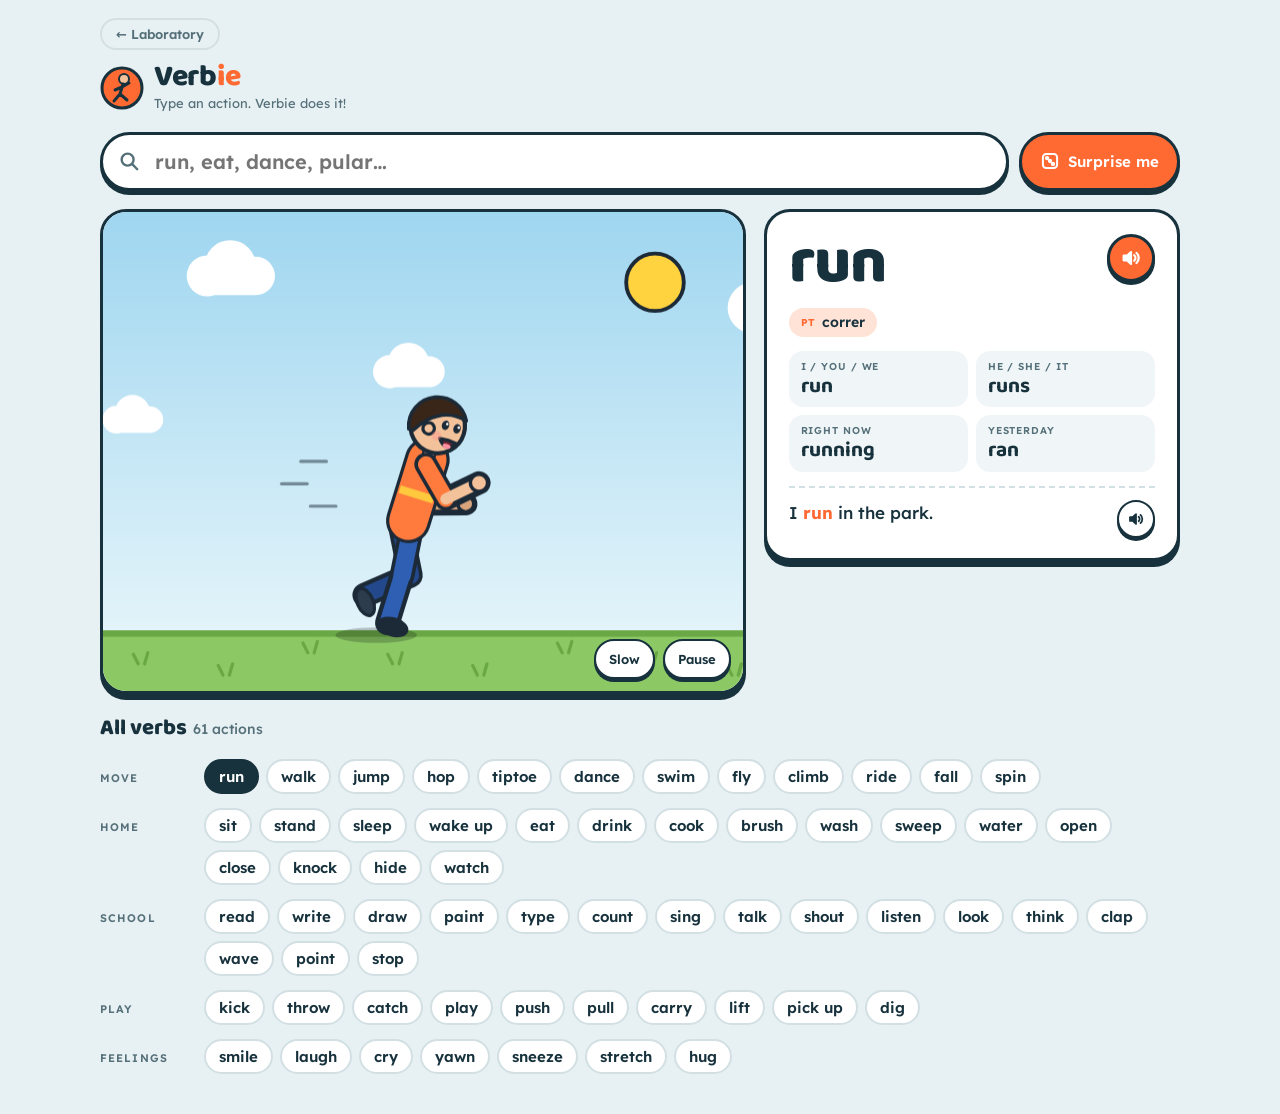
<file: laboratory/verbie/index.html>
<!doctype html><html lang="en"><head><meta name="description" content="Verbie: type an action and watch it acted out. Every verb form, with pronunciation.">
<link rel="canonical" href="https://professorjoaoassis.github.io/laboratory/verbie/">
<meta property="og:image" content="https://professorjoaoassis.github.io/assets/og.jpg"><link rel="icon" href="../../assets/favicon.svg" type="image/svg+xml"><meta charset=utf8><meta name=viewport content="width=device-width,initial-scale=1,viewport-fit=cover"><style>:root{color-scheme:light;box-sizing:border-box;padding-top:env(safe-area-inset-top,0px);padding-bottom:env(safe-area-inset-bottom,0px)}html{scroll-padding-top:env(safe-area-inset-top,0px)}body{margin:0;padding:0;font:14px -apple-system,BlinkMacSystemFont,sans-serif;background:#fff;color:#000}img{max-width:100%}[hidden]:not([hidden=until-found i]){display:none!important}</style></head><body>
<title>Verbie</title>
<link rel="preconnect" href="https://fonts.googleapis.com">
<link rel="preconnect" href="https://fonts.gstatic.com" crossorigin>
<link rel="stylesheet" href="https://fonts.googleapis.com/css2?family=Baloo+2:wght@600;700;800&family=Lexend:wght@400;500;600&display=swap">
<style>
/* Layout: one-screen toy theatre — search bar on top, the stage in the middle, the word card beside it, the verb shelf below */
:root{
  --bg:#e7f0f3; --panel:#ffffff; --ink:#17323d; --muted:#557079; --line:#d2e0e4; --chip:#f0f6f8;
  --accent:#ff6a33; --accent-ink:#ffffff; --accent-soft:#ffe3d6; --blue:#2f6fde;
  --sky-top:#9fd6f0; --sky-bottom:#e3f4fa; --grass:#8cc965; --grass-dark:#6aa846;
  --wall:#fbe8c8; --wall-line:#f0d4a6; --floor:#d9a46a; --floor-dark:#c08a4f;
  --water:#3e9fd3; --stage-ink:#17323d; --cloud:#ffffff;
  --display:"Baloo 2", "Trebuchet MS", system-ui, sans-serif;
  --body:"Lexend", "Segoe UI", system-ui, sans-serif;
}
@media (prefers-color-scheme: dark){ :root:not([data-theme="light"]){
  --bg:#0f1d24; --panel:#162a33; --ink:#e6f1f4; --muted:#93adb5; --line:#26414c; --chip:#1c343f;
  --accent:#ff7a45; --accent-ink:#1a0d06; --accent-soft:#4a2a1d; --blue:#7aa8ff;
  --sky-top:#13284a; --sky-bottom:#2d4f73; --grass:#3d6f3a; --grass-dark:#2e5a2c;
  --wall:#3a3348; --wall-line:#4a4159; --floor:#6b4a32; --floor-dark:#553a27;
  --water:#1f6a95; --stage-ink:#eef6f8; --cloud:#5f7c9b; color-scheme:dark }}
:root[data-theme="dark"]{
  --bg:#0f1d24; --panel:#162a33; --ink:#e6f1f4; --muted:#93adb5; --line:#26414c; --chip:#1c343f;
  --accent:#ff7a45; --accent-ink:#1a0d06; --accent-soft:#4a2a1d; --blue:#7aa8ff;
  --sky-top:#13284a; --sky-bottom:#2d4f73; --grass:#3d6f3a; --grass-dark:#2e5a2c;
  --wall:#3a3348; --wall-line:#4a4159; --floor:#6b4a32; --floor-dark:#553a27;
  --water:#1f6a95; --stage-ink:#eef6f8; --cloud:#5f7c9b; color-scheme:dark }

*{box-sizing:border-box}
body{background:var(--bg);color:var(--ink);font-family:var(--body);font-size:15px;line-height:1.5;
  padding-left:max(16px, env(safe-area-inset-left, 0px));padding-right:max(16px, env(safe-area-inset-right, 0px));padding-block:18px 40px}
.back{align-self:flex-start;font:600 13px var(--body);color:var(--muted);text-decoration:none;border:2px solid var(--line);border-radius:999px;padding:6px 14px;margin-bottom:-6px}
.back:hover{color:var(--ink);border-color:var(--ink)}
.wrap{max-width:1080px;margin:0 auto;display:flex;flex-direction:column;gap:18px}

header{display:flex;align-items:center;gap:14px;flex-wrap:wrap}
.brand{display:flex;align-items:center;gap:10px;margin-right:auto}
.brand h1{font-family:var(--display);font-weight:800;font-size:30px;line-height:1;margin:0;letter-spacing:-.01em}
.brand h1 span{color:var(--accent)}
.brand p{margin:2px 0 0;color:var(--muted);font-size:13px}

.searchrow{display:flex;gap:10px;align-items:stretch;flex-wrap:wrap}
.search{position:relative;flex:1 1 320px;min-width:0}
.search input{width:100%;font:600 20px/1 var(--body);color:var(--ink);background:var(--panel);
  border:3px solid var(--ink);border-radius:999px;padding:14px 20px 14px 52px;outline:none;
  box-shadow:0 4px 0 var(--ink)}
.search input:focus{border-color:var(--accent);box-shadow:0 4px 0 var(--accent)}
.search svg{position:absolute;left:18px;top:50%;transform:translateY(-50%);width:22px;height:22px;color:var(--muted);pointer-events:none}
.sugg{position:absolute;left:12px;right:12px;top:calc(100% + 8px);background:var(--panel);border:2px solid var(--line);
  border-radius:16px;list-style:none;margin:0;padding:6px;z-index:5;box-shadow:0 10px 30px rgba(0,0,0,.15)}
.sugg li{display:flex;justify-content:space-between;gap:12px;padding:9px 12px;border-radius:10px;cursor:pointer}
.sugg li b{font-family:var(--display);font-size:19px;font-weight:700}
.sugg li small{color:var(--muted)}
.sugg li.on,.sugg li:hover{background:var(--chip)}

.btn{font:600 15px/1 var(--body);color:var(--ink);background:var(--panel);border:3px solid var(--ink);border-radius:999px;
  padding:0 18px;min-height:52px;display:inline-flex;align-items:center;gap:8px;cursor:pointer;box-shadow:0 4px 0 var(--ink)}
.btn:active{transform:translateY(3px);box-shadow:0 1px 0 var(--ink)}
.btn:focus-visible,.chip:focus-visible,.say:focus-visible{outline:3px solid var(--accent);outline-offset:2px}
.btn svg{width:20px;height:20px}
.btn.primary{background:var(--accent);color:var(--accent-ink);border-color:var(--ink)}
.btn[aria-pressed="true"]{background:var(--ink);color:var(--panel)}

.main{display:grid;grid-template-columns:minmax(0,1.55fr) minmax(0,1fr);gap:18px;align-items:start}
@media (max-width:820px){.main{grid-template-columns:1fr}}

.stage{background:var(--panel);border:3px solid var(--ink);border-radius:26px;overflow:hidden;box-shadow:0 6px 0 var(--ink);position:relative}
.stage canvas{display:block;width:100%;height:auto;aspect-ratio:4/3;max-width:100%}
.stage .ctl{position:absolute;right:12px;bottom:12px;display:flex;gap:8px}
.stage .ctl .btn{min-height:40px;padding:0 13px;font-size:13px;box-shadow:0 3px 0 var(--ink);border-width:2px}

.card{background:var(--panel);border:3px solid var(--ink);border-radius:26px;padding:22px 22px 20px;box-shadow:0 6px 0 var(--ink);display:flex;flex-direction:column;gap:14px;min-width:0}
.card .top{display:flex;align-items:flex-start;justify-content:space-between;gap:10px}
.word{font-family:var(--display);font-weight:800;font-size:clamp(46px,7vw,64px);line-height:.95;margin:0;text-wrap:balance;letter-spacing:-.01em}
.phrase{color:var(--muted);font-size:14px;margin-top:4px}
.pt{display:inline-flex;align-items:center;gap:6px;background:var(--accent-soft);color:var(--ink);border-radius:999px;padding:4px 12px;font-weight:600;font-size:14px;width:max-content;max-width:100%}
.pt::before{content:"PT";font-size:10px;letter-spacing:.08em;font-weight:700;color:var(--accent)}
.say{flex:none;width:48px;height:48px;border-radius:50%;border:3px solid var(--ink);background:var(--accent);color:var(--accent-ink);display:grid;place-items:center;cursor:pointer;box-shadow:0 3px 0 var(--ink)}
.say svg{width:22px;height:22px}
.say:active{transform:translateY(2px);box-shadow:0 1px 0 var(--ink)}
.forms{display:grid;grid-template-columns:1fr 1fr;gap:8px}
.form{background:var(--chip);border-radius:14px;padding:8px 12px;min-width:0}
.form small{display:block;font-size:10px;letter-spacing:.09em;text-transform:uppercase;color:var(--muted);font-weight:600}
.form b{font-family:var(--display);font-size:21px;font-weight:700;line-height:1.2;overflow-wrap:anywhere}
.example{border-top:2px dashed var(--line);padding-top:12px;display:flex;gap:10px;align-items:flex-start}
.example p{margin:0;font-size:17px;font-weight:500;flex:1;min-width:0}
.example p mark{background:none;color:var(--accent);font-weight:700}
.example .say{width:38px;height:38px;border-width:2px;background:var(--panel);color:var(--ink)}
.example .say svg{width:18px;height:18px}
.miss{background:var(--accent-soft);border-radius:16px;padding:10px 14px;font-size:14px}
.miss button{font:inherit;font-weight:700;color:var(--accent);background:none;border:0;padding:0 2px;cursor:pointer;text-decoration:underline}

.shelf{display:flex;flex-direction:column;gap:14px}
.shelf h2{font-family:var(--display);font-size:22px;margin:0;font-weight:800}
.shelf .count{color:var(--muted);font-weight:500;font-family:var(--body);font-size:14px;margin-left:6px}
.group{display:flex;gap:12px;align-items:baseline;flex-wrap:wrap}
.group h3{flex:0 0 92px;margin:0;font-size:11px;letter-spacing:.1em;text-transform:uppercase;color:var(--muted);font-weight:600}
.chips{display:flex;flex-wrap:wrap;gap:7px;flex:1;min-width:0}
.chip{font:600 15px/1 var(--body);color:var(--ink);background:var(--panel);border:2px solid var(--line);border-radius:999px;padding:8px 13px;cursor:pointer}
.chip:hover{border-color:var(--ink)}
.chip[aria-current="true"]{background:var(--ink);color:var(--panel);border-color:var(--ink)}
@media (max-width:520px){.group h3{flex-basis:100%}.brand h1{font-size:26px}}
@media (prefers-reduced-motion: reduce){.btn:active,.say:active{transform:none}}
</style>

<div class="wrap">
  <a class="back" href="../">← Laboratory</a>
  <header>
    <div class="brand">
      <svg width="44" height="44" viewBox="0 0 44 44" aria-hidden="true"><circle cx="22" cy="22" r="20" fill="var(--accent)" stroke="var(--ink)" stroke-width="3"/><circle cx="24" cy="13" r="5" fill="#f3c29b" stroke="#17323d" stroke-width="2"/><path d="M23 18 L20 28 M20 28 L14 35 M20 28 L27 34 M22 21 L29 17 M22 21 L15 24" stroke="#17323d" stroke-width="3" stroke-linecap="round" fill="none"/></svg>
      <div><h1>Verb<span>ie</span></h1><p>Type an action. Verbie does it!</p></div>
    </div>
  </header>

  <div class="searchrow">
    <div class="search">
      <svg viewBox="0 0 24 24" fill="none" stroke="currentColor" stroke-width="2.6" stroke-linecap="round"><circle cx="10.5" cy="10.5" r="6.5"/><path d="M15.5 15.5 21 21"/></svg>
      <input id="q" type="text" autocomplete="off" spellcheck="false" placeholder="run, eat, dance, pular…" aria-label="Search a verb" aria-autocomplete="list" aria-controls="sugg">
      <ul class="sugg" id="sugg" role="listbox" hidden></ul>
    </div>
    <button class="btn primary" id="rand" type="button"><svg viewBox="0 0 24 24" fill="none" stroke="currentColor" stroke-width="2.4" stroke-linejoin="round"><rect x="3.5" y="3.5" width="17" height="17" rx="4"/><circle cx="8.5" cy="8.5" r="1.4" fill="currentColor"/><circle cx="15.5" cy="15.5" r="1.4" fill="currentColor"/><circle cx="12" cy="12" r="1.4" fill="currentColor"/></svg>Surprise me</button>
  </div>

  <div class="main">
    <div class="stage">
      <canvas id="cv" width="800" height="600" aria-label="Verbie acting out the verb"></canvas>
      <div class="ctl">
        <button class="btn" id="slow" type="button" aria-pressed="false">Slow</button>
        <button class="btn" id="pause" type="button" aria-pressed="false">Pause</button>
      </div>
    </div>
    <div class="card" id="card" aria-live="polite"></div>
  </div>

  <section class="shelf">
    <h2>All verbs<span class="count" id="count"></span></h2>
    <div id="groups" class="shelf"></div>
  </section>
</div>

<script>
/* ============ math ============ */
const S=Math.sin,C=Math.cos,PI=Math.PI,TAU=PI*2;
const clamp=(v,a,b)=>Math.max(a,Math.min(b,v)), lerp=(a,b,k)=>a+(b-a)*k;
const ease=k=>{k=clamp(k,0,1);return k<.5?2*k*k:1-Math.pow(-2*k+2,2)/2};
const rotv=(x,y,a)=>{const c=C(a),s=S(a);return [x*c-y*s,x*s+y*c]};
const dir=a=>[S(a),C(a)];
const lp=(a,b,k)=>[lerp(a[0],b[0],k),lerp(a[1],b[1],k)];

/* ============ stage ============ */
const LW=400,LH=300,G=262,CX=190;
const T=46,UA=25,FA=23,TH=31,SH=31,HR=17;
const COL={ink:'#1c2a38',skin:'#f3c29b',skinD:'#d9a47c',hair:'#3a2618',shirt:'#ff7a3d',shirtD:'#d9581f',pants:'#2f5fb3',pantsD:'#23488c',shoe:'#1c2a38',cheek:'#ff8a8a'};
const cv=document.getElementById('cv'),ctx=cv.getContext('2d');
let TH_={};
function readTheme(){const cs=getComputedStyle(document.documentElement);
  ['sky-top','sky-bottom','grass','grass-dark','wall','wall-line','floor','floor-dark','water','stage-ink','cloud','accent'].forEach(k=>TH_[k]=cs.getPropertyValue('--'+k).trim());
  TH_.dark = matchMedia('(prefers-color-scheme: dark)').matches && document.documentElement.dataset.theme!=='light' || document.documentElement.dataset.theme==='dark';}
readTheme();
try{matchMedia('(prefers-color-scheme: dark)').addEventListener('change',readTheme)}catch(e){}
new MutationObserver(readTheme).observe(document.documentElement,{attributes:true,attributeFilter:['data-theme','class','style']});
function fit(){const r=cv.getBoundingClientRect();const d=Math.min(window.devicePixelRatio||1,2.5);const w=Math.max(320,Math.round(r.width*d));cv.width=w;cv.height=Math.round(w*.75);}
window.addEventListener('resize',fit);

/* ============ pose & kinematics ============ */
function pose(o){return Object.assign({x:CX,y:0,lean:0,rot:0,head:0,aF:[0.12,0.3],aB:[-0.12,0.25],lF:[0.06,0],lB:[-0.06,0],eyes:'open',mouth:'smile',scroll:0,flip:1,scene:'out',alpha:1},o)}
function mix(A,B,k){const R={...A};for(const key in B){const a=A[key],b=B[key];
  if(typeof a==='number'&&typeof b==='number')R[key]=lerp(a,b,k);
  else if(Array.isArray(a)&&Array.isArray(b))R[key]=a.map((v,i)=>typeof v==='number'&&typeof b[i]==='number'?lerp(v,b[i],k):(k<.5?v:b[i]));
  else R[key]=k<.5&&key in A?a:b;}return R;}
function wk(f,amp,knee,arm,ae){return{lF:[amp*S(f),-0.1-knee*Math.max(0,C(f))],lB:[amp*S(f+PI),-0.1-knee*Math.max(0,C(f+PI))],aF:[arm*S(f+PI),ae],aB:[arm*S(f),ae]}}
function ik(ax,ay,tx,ty,L1,L2,sg){const dx=tx-ax,dy=ty-ay;let d=Math.hypot(dx,dy);d=clamp(d,Math.abs(L1-L2)+.5,L1+L2-.3);
  const b=Math.atan2(dy,dx),k=clamp((L1*L1+d*d-L2*L2)/(2*L1*d),-1,1),a=b+sg*Math.acos(k);
  return [[ax+C(a)*L1,ay+S(a)*L1],[ax+C(b)*d,ay+S(b)*d]];}

function solve(P){
  const r=P.rot,L=P.lean,hx=P.x;let hy=G-66+P.y;
  const rootF=[3,1],rootB=[-4,1];
  const fk=(a,root)=>{const d1=dir(a[0]);const k=[root[0]+d1[0]*TH,root[1]+d1[1]*TH];const d2=dir(a[0]+a[1]);return [k,[k[0]+d2[0]*SH,k[1]+d2[1]*SH]]};
  let lf=P.fFw?null:fk(P.lF,rootF), lb=P.fBw?null:fk(P.lB,rootB);
  if(P.plant){const low=Math.max(lf?lf[1][1]:-99,lb?lb[1][1]:-99);hy=G-4-low+P.y;}
  const toW=p=>{const v=rotv(p[0],p[1],r);return [hx+v[0],hy+v[1]]};
  const toL=w=>rotv(w[0]-hx,w[1]-hy,-r);
  if(P.fFw){const t=toL(P.fFw);lf=ik(rootF[0],rootF[1],t[0],t[1],TH,SH,-1)}
  if(P.fBw){const t=toL(P.fBw);lb=ik(rootB[0],rootB[1],t[0],t[1],TH,SH,-1)}
  const neck=[S(L)*T,-C(L)*T],sh=[S(L)*(T-6),-C(L)*(T-6)];
  const hl=L+P.head,hc=[neck[0]+S(hl)*(HR+2),neck[1]-C(hl)*(HR+2)];
  const arm=(f,hk,hw)=>{
    if(hw||hk){let tg,sg;if(hw){tg=toL(hw);sg=hw[2]??1}else{const v=rotv(hk[0],hk[1],L);tg=[sh[0]+v[0],sh[1]+v[1]];sg=hk[2]??1}
      return ik(sh[0],sh[1],tg[0],tg[1],UA,FA,sg)}
    const d1=dir(L+f[0]),e=[sh[0]+d1[0]*UA,sh[1]+d1[1]*UA],d2=dir(L+f[0]+f[1]);return [e,[e[0]+d2[0]*FA,e[1]+d2[1]*FA]]};
  const af=arm(P.aF,P.hF,P.hFw),ab=arm(P.aB,P.hB,P.hBw);
  return {hip:toW([0,0]),neck:toW(neck),sh:toW(sh),hc:toW(hc),ha:r+hl,ta:r+L,hy,
    rootF:toW(rootF),kF:toW(lf[0]),ftF:toW(lf[1]),rootB:toW(rootB),kB:toW(lb[0]),ftB:toW(lb[1]),
    elF:toW(af[0]),hF:toW(af[1]),elB:toW(ab[0]),hB:toW(ab[1])};
}
const headPt=(J,x,y)=>{const v=rotv(x,y,J.ha);return [J.hc[0]+v[0],J.hc[1]+v[1]]};

/* ============ drawing primitives ============ */
function path(c,pts){c.beginPath();c.moveTo(pts[0][0],pts[0][1]);for(let i=1;i<pts.length;i++)c.lineTo(pts[i][0],pts[i][1])}
function stroke(c,pts,w,col){c.lineCap='round';c.lineJoin='round';path(c,pts);c.lineWidth=w;c.strokeStyle=col;c.stroke()}
function circ(c,x,y,r,fill,line=2.2){c.beginPath();c.arc(x,y,r,0,TAU);if(fill){c.fillStyle=fill;c.fill()}if(line){c.lineWidth=line;c.strokeStyle=COL.ink;c.stroke()}}
function rr(c,x,y,w,h,r){c.beginPath();c.roundRect?c.roundRect(x,y,w,h,r):c.rect(x,y,w,h)}
function box(c,x,y,w,h,fill,r=3,line=2.4){rr(c,x,y,w,h,r);c.fillStyle=fill;c.fill();c.lineWidth=line;c.strokeStyle=COL.ink;c.stroke()}
function pop(c,txt,x,y,size,col,rot=0,alpha=1){c.save();c.globalAlpha*=alpha;c.translate(x,y);c.rotate(rot);c.font=`800 ${size}px "Baloo 2", "Trebuchet MS", sans-serif`;c.textAlign='center';c.textBaseline='middle';c.lineJoin='round';c.lineWidth=size/4;c.strokeStyle='#fff';c.strokeText(txt,0,0);c.fillStyle=col||COL.ink;c.fillText(txt,0,0);c.restore()}
function bubble(c,txt,x,y,tx,ty,size=15){c.save();c.font=`700 ${size}px "Baloo 2", "Trebuchet MS", sans-serif`;const w=c.measureText(txt).width+20,h=size+14;
  const bx=clamp(x-w/2,4,LW-w-4),by=y-h/2;c.beginPath();c.moveTo(clamp(tx+10,bx+12,bx+w-12),by+h-1);c.lineTo(tx,ty);c.lineTo(clamp(tx+22,bx+18,bx+w-6),by+h-1);c.fillStyle='#fff';c.fill();c.lineWidth=2.2;c.strokeStyle=COL.ink;c.stroke();
  rr(c,bx,by,w,h,h/2);c.fill();c.stroke();c.beginPath();c.moveTo(clamp(tx+11,bx+12,bx+w-12),by+h-2.5);c.lineTo(clamp(tx+21,bx+18,bx+w-6),by+h-2.5);c.strokeStyle='#fff';c.lineWidth=3;c.stroke();
  c.fillStyle=COL.ink;c.textAlign='center';c.textBaseline='middle';c.fillText(txt,bx+w/2,by+h/2+1);c.restore()}
function note(c,x,y,a,s=1){c.save();c.globalAlpha*=a;c.translate(x,y);c.scale(s,s);c.fillStyle=COL.ink;c.beginPath();c.ellipse(0,0,4.5,3.4,-.4,0,TAU);c.fill();c.fillRect(3,-16,2,16);c.beginPath();c.moveTo(5,-16);c.quadraticCurveTo(12,-12,9,-6);c.lineWidth=2;c.strokeStyle=COL.ink;c.stroke();c.restore()}
function heart(c,x,y,s,a){c.save();c.globalAlpha*=a;c.translate(x,y);c.scale(s,s);c.beginPath();c.moveTo(0,4);c.bezierCurveTo(-8,-3,-5,-10,0,-5);c.bezierCurveTo(5,-10,8,-3,0,4);c.fillStyle='#ff4d6d';c.fill();c.lineWidth=1.4/s;c.strokeStyle=COL.ink;c.stroke();c.restore()}
function star(c,x,y,r,fill,rot=0){c.beginPath();for(let i=0;i<10;i++){const a=rot-PI/2+i*PI/5,rr_=i%2?r*.45:r;c.lineTo(x+C(a)*rr_,y+S(a)*rr_)}c.closePath();c.fillStyle=fill;c.fill();c.lineWidth=2;c.strokeStyle=COL.ink;c.stroke()}
function ball(c,x,y,r,col='#ff4d6d',spin=0){circ(c,x,y,r,col);c.save();c.beginPath();c.arc(x,y,r,0,TAU);c.clip();c.strokeStyle='rgba(255,255,255,.75)';c.lineWidth=2.4;c.beginPath();c.moveTo(x+C(spin)*r*1.2,y+S(spin)*r*1.2);c.lineTo(x-C(spin)*r*1.2,y-S(spin)*r*1.2);c.stroke();c.restore()}
function drop(c,x,y,s=1,col='#5bc0f0'){c.beginPath();c.moveTo(x,y-5*s);c.quadraticCurveTo(x+4*s,y,x,y+3*s);c.quadraticCurveTo(x-4*s,y,x,y-5*s);c.fillStyle=col;c.fill();c.lineWidth=1.2;c.strokeStyle=COL.ink;c.stroke()}

/* ============ figure ============ */
function limb(c,a,b,d,upper,lower,w1,w2,endR,endCol){
  stroke(c,[a,b,d],Math.max(w1,w2)+4.5,COL.ink);stroke(c,[a,b],w1,upper);stroke(c,[b,d],w2,lower);
  if(endR)circ(c,d[0],d[1],endR,endCol,2.2);}
function shoe(c,k,f,col){let u=[f[0]-k[0],f[1]-k[1]];const n=Math.hypot(u[0],u[1])||1;u=[u[0]/n,u[1]/n];const p=[u[1],-u[0]];
  c.save();c.translate(f[0]+p[0]*4+u[0]*1.5,f[1]+p[1]*4+u[1]*1.5);c.rotate(Math.atan2(p[1],p[0]));c.beginPath();c.ellipse(0,0,9,5,0,0,TAU);c.fillStyle=col;c.fill();c.lineWidth=2;c.strokeStyle=COL.ink;c.stroke();c.restore()}
function face(c,P,t){
  const lk=P.look||[0,0];let e=P.eyes;const m=P.mouth;
  if(e==='open'&&(t%3.7)<.13)e='closed';
  c.lineCap='round';c.strokeStyle=COL.ink;c.fillStyle=COL.ink;c.lineWidth=2.1;
  for(const ex of [4.5,12]){const x=ex+lk[0],y=-2+lk[1];c.beginPath();
    if(e==='open'){c.ellipse(x,y,2.3,3,0,0,TAU);c.fill();c.fillStyle='#fff';c.beginPath();c.arc(x+.8,y-1,.8,0,TAU);c.fill();c.fillStyle=COL.ink}
    else if(e==='wide'){c.arc(ex,-2,3.8,0,TAU);c.fillStyle='#fff';c.fill();c.stroke();c.fillStyle=COL.ink;c.beginPath();c.arc(x+.6,y,1.8,0,TAU);c.fill()}
    else if(e==='closed'){c.arc(ex,-3,3,.15*PI,.85*PI);c.stroke()}
    else if(e==='happy'){c.arc(ex,0,3,1.15*PI,1.85*PI);c.stroke()}
    else if(e==='squeeze'){c.moveTo(ex-3,-4);c.lineTo(ex+2,-2);c.lineTo(ex-3,0);c.stroke()}
    else if(e==='x'){c.moveTo(ex-2.5,-4.5);c.lineTo(ex+2.5,.5);c.moveTo(ex+2.5,-4.5);c.lineTo(ex-2.5,.5);c.stroke()}}
  c.beginPath();
  const mx=9,my=8;
  if(m==='smile'){c.arc(mx,my-4,5,.2*PI,.8*PI);c.stroke()}
  else if(m==='flat'){c.moveTo(mx-3.5,my);c.lineTo(mx+3.5,my);c.stroke()}
  else if(m==='sad'){c.arc(mx,my+4,4.5,1.2*PI,1.8*PI);c.stroke()}
  else if(m==='o'){c.ellipse(mx,my,2.4,2.8,0,0,TAU);c.fillStyle='#7a2230';c.fill();c.stroke()}
  else if(m==='open'||m==='big'||m==='yawn'){const w=m==='yawn'?4.5:5.5,h=m==='yawn'?6:m==='big'?5:4;
    if(m==='yawn')c.ellipse(mx,my+1,w,h,0,0,TAU);else{c.moveTo(mx-w,my-1);c.quadraticCurveTo(mx,my-2,mx+w,my-1);c.quadraticCurveTo(mx,my+h*1.6,mx-w,my-1)}
    c.fillStyle='#7a2230';c.fill();c.stroke();c.fillStyle='#ff8fa0';c.beginPath();c.ellipse(mx,my+(m==='yawn'?4:2.4),2.6,1.5,0,0,TAU);c.fill()}
  c.globalAlpha=.35;c.fillStyle=COL.cheek;c.beginPath();c.arc(1,6,3,0,TAU);c.fill();c.globalAlpha=1;
}
function drawFigure(c,J,P,t,H){
  c.save();
  if(P.flip!==1){c.translate(P.x,0);c.scale(P.flip,1);c.translate(-P.x,0)}
  limb(c,J.sh,J.elB,J.hB,COL.shirtD,COL.skinD,10,7,5,COL.skinD);
  limb(c,J.rootB,J.kB,J.ftB,COL.pantsD,COL.pantsD,11,10);shoe(c,J.kB,J.ftB,'#2c3c4c');
  H.mid&&H.mid(c,J,P,t);
  limb(c,J.rootF,J.kF,J.ftF,COL.pants,COL.pants,11,10);shoe(c,J.kF,J.ftF,COL.shoe);
  // torso
  const tb=[J.hip[0]+S(J.ta)*3,J.hip[1]-C(J.ta)*3],tt=[J.neck[0]-S(J.ta)*3,J.neck[1]+C(J.ta)*3];
  stroke(c,[J.hip,tb],18,COL.ink);stroke(c,[tb,tt],28,COL.ink);stroke(c,[J.hip,tb],14,COL.pants);stroke(c,[tb,tt],24,COL.shirt);
  // shirt stripe
  c.save();c.globalAlpha=.9;const sm=lp(tb,tt,.42);c.translate(sm[0],sm[1]);c.rotate(J.ta);c.fillStyle='#ffd23f';c.fillRect(-11,-3,22,5);c.restore();
  // neck + head
  stroke(c,[J.neck,lp(J.neck,J.hc,.5)],9,COL.ink);stroke(c,[J.neck,lp(J.neck,J.hc,.5)],6,COL.skin);
  c.save();c.translate(J.hc[0],J.hc[1]);c.rotate(J.ha);
  circ(c,0,0,HR,COL.skin,2.6);
  c.beginPath();c.arc(0,0,HR+1.2,2.75,5.8);c.quadraticCurveTo(6,-11,-2,-6);c.quadraticCurveTo(-8,-3,-14,7);c.closePath();c.fillStyle=COL.hair;c.fill();c.lineWidth=2.2;c.strokeStyle=COL.ink;c.stroke();
  circ(c,-5,3,3.6,COL.skin,2);
  face(c,P,t);c.restore();
  H.over&&H.over(c,J,P,t);
  limb(c,J.sh,J.elF,J.hF,COL.shirt,COL.skin,10,7,5.4,COL.skin);
  H.front&&H.front(c,J,P,t);
  c.restore();
}

/* ============ scenes ============ */
function sky(c,t,P){const g=c.createLinearGradient(0,0,0,G);g.addColorStop(0,TH_['sky-top']);g.addColorStop(1,TH_['sky-bottom']);c.fillStyle=g;c.fillRect(0,0,LW,LH);
  if(TH_.dark){c.fillStyle='rgba(255,255,255,.7)';for(let i=0;i<26;i++){const x=(i*97)%LW,y=(i*53)%170;c.globalAlpha=.3+.4*Math.abs(S(t*1.3+i));c.fillRect(x,y,1.6,1.6)}c.globalAlpha=1;
    circ(c,340,46,16,'#f6f1d5',0);c.fillStyle=TH_['sky-top'];c.beginPath();c.arc(347,40,14,0,TAU);c.fill()}
  else{circ(c,345,44,18,'#ffd23f',2.4);}
  const sp=6+(P.scroll||0)*.18,vs=P.vscroll||0;
  [[40,60,1],[200,40,.8],[300,100,.65],[120,130,.55]].forEach(([x,y,s],i)=>{const xx=((x-t*sp*s)%(LW+120)+LW+120)%(LW+120)-60;const yy=vs?((y+t*vs*s)%(LH+60))-30:y;cloud(c,xx,yy,s)});}
function cloud(c,x,y,s){c.save();c.translate(x,y);c.scale(s,s);c.fillStyle=TH_.cloud;c.beginPath();c.arc(0,0,16,0,TAU);c.arc(18,-8,20,0,TAU);c.arc(38,0,15,0,TAU);c.rect(0,0,38,15);c.fill();c.restore()}
function ground(c,t,P){c.fillStyle=TH_.grass;c.fillRect(0,G,LW,LH-G);c.fillStyle=TH_['grass-dark'];c.fillRect(0,G,LW,4);
  const sp=P.scroll||0;for(let i=0;i<9;i++){const x=((i*53-t*sp)%(LW+60)+LW+60)%(LW+60)-30;c.strokeStyle=TH_['grass-dark'];c.lineWidth=2;c.lineCap='round';
    c.beginPath();c.moveTo(x,G+14+(i%3)*7);c.lineTo(x-3,G+8+(i%3)*7);c.moveTo(x+4,G+14+(i%3)*7);c.lineTo(x+6,G+7+(i%3)*7);c.stroke()}}
function indoor(c,t,P){c.fillStyle=TH_.wall;c.fillRect(0,0,LW,G);c.strokeStyle=TH_['wall-line'];c.lineWidth=2;
  for(let x=-20;x<LW;x+=36){c.beginPath();c.moveTo(x,0);c.lineTo(x,G);c.stroke()}
  // window
  box(c,28,52,74,62,TH_['sky-top'],6,3);c.strokeStyle=COL.ink;c.lineWidth=3;c.beginPath();c.moveTo(65,52);c.lineTo(65,114);c.moveTo(28,83);c.lineTo(102,83);c.stroke();
  c.fillStyle=TH_.floor;c.fillRect(0,G,LW,LH-G);c.fillStyle=TH_['floor-dark'];c.fillRect(0,G,LW,4);
  c.strokeStyle=TH_['floor-dark'];c.lineWidth=2;for(let x=10;x<LW;x+=48){c.beginPath();c.moveTo(x,G+4);c.lineTo(x-14,LH);c.stroke()}}
function water(c,t){const g=c.createLinearGradient(0,G-60,0,LH);g.addColorStop(0,TH_.water);g.addColorStop(1,'#145a85');c.fillStyle=g;c.fillRect(0,G-56,LW,LH);}
function waves(c,t,y,alpha){c.save();c.globalAlpha=alpha;c.beginPath();c.moveTo(0,LH);for(let x=0;x<=LW;x+=8)c.lineTo(x,y+3*S(x*.06+t*4));c.lineTo(LW,LH);c.closePath();c.fillStyle=TH_.water;c.fill();
  c.globalAlpha=1;c.beginPath();for(let x=0;x<=LW;x+=8)c.lineTo(x,y+3*S(x*.06+t*4));c.strokeStyle='#ffffff';c.lineWidth=2.4;c.stroke();c.restore()}
function shadow(c,J,P){if(P.noShadow)return;const low=Math.max(J.ftF[1],J.ftB[1]);const h=clamp((G-low)/120,0,1);
  c.save();c.globalAlpha=.22*(1-h*.6);c.fillStyle='#000';c.beginPath();c.ellipse((J.ftF[0]+J.ftB[0])/2,G+3,26*(1-h*.5),5*(1-h*.4),0,0,TAU);c.fill();c.restore()}

/* ============ props ============ */
function chair(c,x){c.lineCap='round';stroke(c,[[x-22,G-27],[x-22,G-96]],9,COL.ink);stroke(c,[[x-22,G-27],[x-22,G-96]],5,'#8c5a33');
  stroke(c,[[x-18,G-24],[x-18,G]],7,COL.ink);stroke(c,[[x+24,G-24],[x+24,G]],7,COL.ink);box(c,x-26,G-30,56,8,'#b8763f',3)}
function desk(c,x,w=96){stroke(c,[[x+w-8,G-52],[x+w-8,G]],8,COL.ink);stroke(c,[[x+6,G-52],[x+6,G]],8,COL.ink);
  c.beginPath();c.moveTo(x,G-62);c.lineTo(x+w,G-62);c.lineTo(x+w-6,G-54);c.lineTo(x-6,G-54);c.closePath();c.fillStyle='#c98c4f';c.fill();c.lineWidth=2.4;c.strokeStyle=COL.ink;c.stroke();box(c,x-6,G-54,w,6,'#a86d38',1)}
function board(c,x,y,w,h){stroke(c,[[x+18,y+h],[x+8,G]],6,COL.ink);stroke(c,[[x+w-18,y+h],[x+w-8,G]],6,COL.ink);box(c,x-6,y-6,w+12,h+12,'#9b6337',6,2.6);box(c,x,y,w,h,'#ffffff',3,2)}
function door(c,x,open,col='#c4703a'){const top=G-128,w=50;box(c,x-8,top-10,w+16,138,'#d27752',4,2.6);
  box(c,x,top,w,128,'#ffe3a0',2,2);c.fillStyle='rgba(255,210,90,.55)';c.fillRect(x+4,top+4,w-8,120);
  const pw=Math.max(5,w*C(open*1.35));const left=x+w-pw;box(c,left,top,pw,128,col,2,2.4);
  if(pw>14){box(c,left+pw*.15,top+14,pw*.7,40,'rgba(0,0,0,.12)',3,1.4);box(c,left+pw*.15,top+66,pw*.7,46,'rgba(0,0,0,.12)',3,1.4)}
  circ(c,left+6,G-66,3.4,'#ffd23f',1.6);return left+6}
function bush(c,x,w,h){c.fillStyle='#4f9d47';c.strokeStyle=COL.ink;c.lineWidth=2.4;c.beginPath();const n=6;for(let i=0;i<=n;i++){const cx=x+i*w/n,cy=G-h+ (i%2?10:0)+10;c.moveTo(cx+18,cy);c.arc(cx,cy,18,0,TAU)}c.fill();c.stroke();c.fillRect(x-14,G-h+12,w+28,h-12);c.beginPath();c.moveTo(x-18,G);c.lineTo(x-18,G-h+20);c.moveTo(x+w+18,G);c.lineTo(x+w+18,G-h+20);c.stroke()}

/* ============ strokes for write / draw / paint ============ */
function strokesPath(S_,ox,oy,s){return S_.map(st=>({col:st.col,w:st.w,pts:st.pts.map(p=>[ox+p[0]*s,oy+p[1]*s])}))}
function arcPts(cx,cy,rx,ry,a0,a1,n){const o=[];for(let i=0;i<=n;i++){const a=lerp(a0,a1,i/n);o.push([cx+C(a)*rx,cy+S(a)*ry])}return o}
function totalLen(ss){let L=0;ss.forEach(s=>{for(let i=1;i<s.pts.length;i++)L+=Math.hypot(s.pts[i][0]-s.pts[i-1][0],s.pts[i][1]-s.pts[i-1][1])});return L}
function drawProgress(c,ss,L,p,defW,defCol){let rem=L*p,cur=null;for(const s of ss){c.lineCap='round';c.lineJoin='round';c.lineWidth=s.w||defW;c.strokeStyle=s.col||defCol;c.beginPath();c.moveTo(s.pts[0][0],s.pts[0][1]);cur=s.pts[0];
  for(let i=1;i<s.pts.length;i++){const a=s.pts[i-1],b=s.pts[i],d=Math.hypot(b[0]-a[0],b[1]-a[1]);if(rem<=0)break;if(rem<d){const k=rem/d;cur=[lerp(a[0],b[0],k),lerp(a[1],b[1],k)];c.lineTo(cur[0],cur[1]);rem=0;break}c.lineTo(b[0],b[1]);cur=b;rem-=d}
  c.stroke();if(rem<=0)break}return cur}
const ABC=[{pts:[[0,30],[10,0],[20,30]]},{pts:[[4,19],[16,19]]},{pts:[[28,0],[28,30]]},{pts:[[28,0],[39,0],[44,4],[44,11],[39,15],[28,15]]},{pts:[[39,15],[45,19],[45,26],[40,30],[28,30]]},{pts:arcPts(68,15,13,15,-PI/4,-7*PI/4,18)}];
const HOUSE=[{pts:[[0,22],[0,52],[42,52],[42,22],[0,22]]},{pts:[[-4,24],[21,2],[46,24]]},{pts:[[16,52],[16,37],[27,37],[27,52]]},{pts:arcPts(76,10,9,9,0,TAU,18)}];
const RAINBOW=[{col:'#ff4d4d',w:7,pts:arcPts(56,46,48,40,PI,TAU,22)},{col:'#ffcc33',w:7,pts:arcPts(56,46,38,31,PI,TAU,18)},{col:'#3fb5ff',w:7,pts:arcPts(56,46,28,22,PI,TAU,14)},{col:'#55c46a',w:7,pts:arcPts(56,46,18,13,PI,TAU,10)}];

/* ============ verbs ============ */
const V=[];
const add=(w,pt,third,ing,past,ex,cat,a,extra={})=>V.push(Object.assign({w,pt,third,ing,past,ex,cat,a},extra));
const speedLines=(c,x,y,t)=>{c.strokeStyle=COL.ink;c.lineWidth=2;c.lineCap='round';for(let i=0;i<3;i++){const o=(t*60+i*12)%30;c.globalAlpha=.5;c.beginPath();c.moveTo(x-o,y+i*14);c.lineTo(x-o-16,y+i*14);c.stroke()}c.globalAlpha=1};

// ---- MOVE ----
add('run','correr','runs','running','ran','I run in the park.','Move',t=>{const f=t*9;return pose({plant:1,...wk(f,.8,1.3,.9,1.5),lean:.3,y:-3*Math.abs(S(f)),mouth:'open',scroll:260,
  front:(c,J)=>speedLines(c,J.hip[0]-34,J.hip[1]-40,t)})});
add('walk','andar, caminhar','walks','walking','walked','We walk to school.','Move',t=>pose({plant:1,...wk(t*5,.45,.75,.4,.25),scroll:70}));
add('jump','pular','jumps','jumping','jumped','The frog can jump high.','Move',t=>{const u=(t%1.5)/1.5;let th=0,h=0,arm=.1;
  if(u<.3){th=.8*ease(u/.3);arm=-.9*th}else if(u<.75){const s=(u-.3)/.45;h=4*s*(1-s)*85;th=.35*S(PI*s);arm=2.7}else{th=.7*(1-(u-.75)/.25);arm=-.6*th}
  return pose({plant:1,y:-h,lean:.45*th,lF:[th,-2*th],lB:[th-.05,-2*th+.1],aF:[arm,.3],aB:[arm-.1,.3],eyes:h>10?'wide':'open',mouth:h>10?'open':'smile'})});
add('hop','pular num pé só','hops','hopping','hopped','Can you hop on one foot?','Move',t=>{const u=(t%.7)/.7,h=28*S(PI*u);return pose({plant:1,y:-h,lF:[.08,-.1],lB:[.5,-1.9],aF:[1.3+.3*S(PI*u),.4],aB:[1.1,.4],lean:.08,eyes:'happy',mouth:'open',scroll:40})});
add('tiptoe','andar na ponta dos pés','tiptoes','tiptoeing','tiptoed','Tiptoe, the baby is sleeping!','Move',t=>pose({plant:1,...wk(t*3,.28,.5,0,0),y:-4,lean:.22,hF:[20,-6,1],hB:[16,-3,1],mouth:'o',look:[1.5,0],scroll:28,
  front:(c,J)=>pop(c,'shh…',J.hc[0]+34,J.hc[1]-30,17,COL.ink,-.1,.6+.4*S(t*3))}));
add('dance','dançar','dances','dancing','danced','Let\u2019s dance to the music!','Move',t=>{const f=t*4.2;return pose({plant:1,x:CX+10*S(f),y:-5*Math.abs(S(f)),lean:.1*S(f),head:-.1*S(f),aF:[2.5+.5*S(f),.5+.6*S(2*f)],aB:[1.2+1.2*S(f+PI),1],lF:[.25*S(f),-.6*Math.max(0,S(f))],lB:[-.2*S(f),-.6*Math.max(0,-S(f))],eyes:'happy',mouth:'open',
  back:(c)=>{for(let i=0;i<4;i++){c.save();c.globalAlpha=.18;c.fillStyle=['#ff4d6d','#ffcc33','#3fb5ff','#55c46a'][i];c.beginPath();const x=60+i*95+30*S(t*1.5+i);c.moveTo(x,0);c.lineTo(x-40,G);c.lineTo(x+40,G);c.fill();c.restore()}},
  front:(c,J)=>{for(let i=0;i<3;i++){const k=((t*.6+i/3)%1);note(c,J.hc[0]+30+i*18+k*20,J.hc[1]-10-k*60,1-k)}}})});
add('swim','nadar','swims','swimming','swam','Fish swim in the sea.','Move',t=>pose({scene:'water',rot:PI/2-.08,y:8,aF:[-t*4.5,0],aB:[-t*4.5+PI,0],lF:[.25*S(t*12),0],lB:[-.25*S(t*12),0],head:-.25+.15*S(t*2.25),noShadow:1,scroll:70,
  front:(c,J)=>{waves(c,t,G-56,.55);for(let i=0;i<4;i++){const k=(t*.8+i/4)%1;c.globalAlpha=1-k;circ(c,J.hip[0]-40-i*12,G-40-k*14,2.5+i%2,'rgba(255,255,255,.6)',1.2)}c.globalAlpha=1}}));
add('fly','voar','flies','flying','flew','Birds fly in the sky.','Move',t=>pose({rot:1.25,y:-72+8*S(t*2),aF:[3.05,0],aB:[.5,.25],lF:[.05+.08*S(t*6),0],lB:[-.08-.08*S(t*6),.15],head:-.95,mouth:'open',scroll:200,
  back:(c,J)=>{const n=J.neck,b=[-C(.32),S(.32)];const pts=[];for(let i=0;i<=6;i++){const d=i*11;pts.push([n[0]+b[0]*d,n[1]+b[1]*d+S(t*9-i)*i*1.6-4])}
    c.beginPath();c.moveTo(n[0],n[1]-6);pts.forEach((p,i)=>c.lineTo(p[0],p[1]-6-i*1.5));for(let i=6;i>=0;i--)c.lineTo(pts[i][0],pts[i][1]+6+i*1.8);c.closePath();c.fillStyle='#e8344e';c.fill();c.lineWidth=2.2;c.strokeStyle=COL.ink;c.stroke()},
  front:(c,J)=>speedLines(c,J.hip[0]-70,J.hip[1]-20,t)}));
add('climb','escalar, subir','climbs','climbing','climbed','Monkeys climb trees.','Move',t=>{const f=t*3,hy=G-86,x=CX;return pose({scene:'climb',y:-20,lean:.12,noShadow:1,vscroll:30,
  hFw:[x+22,hy-56-11*S(f),1],hBw:[x+22,hy-56+11*S(f),1],fFw:[x+19,hy+38+9*S(f+PI)],fBw:[x+15,hy+42-9*S(f+PI)],eyes:'open',look:[1,-1.5],
  back:(c)=>{stroke(c,[[x+22,0],[x+22,LH]],10,COL.ink);stroke(c,[[x+22,0],[x+22,LH]],6,'#d9a65a');c.strokeStyle='#a87a35';c.lineWidth=2;for(let y=-20+((t*30)%14);y<LH;y+=14){c.beginPath();c.moveTo(x+19,y);c.lineTo(x+25,y+7);c.stroke()}}})});
add('ride','andar de bicicleta','rides','riding','rode','I ride my bike to school.','Move',t=>{const a=t*7,x=CX,cr=[x+8,G-20],pF=[cr[0]+C(a)*10,cr[1]+S(a)*10],pB=[cr[0]-C(a)*10,cr[1]-S(a)*10];
  return pose({y:6,x:x-2,lean:.55,fFw:pF,fBw:pB,hFw:[x+36,G-76,1],hBw:[x+34,G-74,1],scroll:150,mouth:'open',
  back:(c)=>{[[x-28,G-17],[x+46,G-17]].forEach(([wx,wy])=>{circ(c,wx,wy,17,'rgba(255,255,255,.15)',3);c.strokeStyle=COL.ink;c.lineWidth=1.4;for(let i=0;i<4;i++){const s=a*.7+i*PI/4;c.beginPath();c.moveTo(wx+C(s)*16,wy+S(s)*16);c.lineTo(wx-C(s)*16,wy-S(s)*16);c.stroke()}circ(c,wx,wy,3,COL.ink,0)})},
  mid:(c)=>{const seat=[x-4,G-58],stem=[x+34,G-66];stroke(c,[seat,cr,[x+44,G-17],[stem[0],stem[1]+6],seat],7,COL.ink);stroke(c,[seat,cr,[x+44,G-17],[stem[0],stem[1]+6],seat],4,'#2fb38f');stroke(c,[cr,[x-28,G-17],seat],5,COL.ink);stroke(c,[cr,[x-28,G-17],seat],2.5,'#2fb38f');
    stroke(c,[[x+46,G-17],stem,[x+40,G-78]],5,COL.ink);box(c,seat[0]-10,seat[1]-4,18,6,'#1c2a38',3,1);circ(c,cr[0],cr[1],5,'#cfd6dc',2);stroke(c,[pB,pF],3,COL.ink)}})});
add('fall','cair','falls','falling','fell','Be careful, don\u2019t fall!','Move',t=>{const u=(t%3.6)/3.6,f=t*5;const W={...wk(f,.45,.75,.4,.25),y:2,rot:0},F={lF:[.15,-.2],lB:[-.1,.1],aF:[2.6,.3],aB:[2.3,.4],y:52,rot:1.48};
  const k=u<.32?0:u<.5?ease((u-.32)/.18):1;const P=pose(mix(W,F,k));P.x=CX-50;P.scroll=u<.32?70:0;P.eyes=k>.95?'x':k>0?'wide':'open';P.mouth=k>0?'o':'smile';P.alpha=u>.93?1-(u-.93)/.07:u<.03?u/.03:1;
  P.front=(c,J)=>{if(k>0&&k<1)pop(c,'Oops!',J.hc[0]+10,J.hc[1]-36,20,'#e8344e');if(k>=1){pop(c,'Ouch!',J.hc[0]-6,J.hc[1]-44,22,'#e8344e',-.1);for(let i=0;i<3;i++){const a=t*4+i*TAU/3;star(c,J.hc[0]+C(a)*20,J.hc[1]-22+S(a)*6,5,'#ffd23f',a)}}};return P});
add('spin','girar','spins','spinning','spun','The ballerina can spin.','Move',t=>pose({flip:C(t*4.5),aF:[2.85,.2],aB:[2.85,.2],eyes:'happy',mouth:'open',
  front:(c,J)=>{c.strokeStyle=COL.ink;c.lineWidth=2;c.globalAlpha=.5;for(let i=0;i<2;i++){c.beginPath();c.ellipse(J.hip[0],J.hip[1]-6+i*40,30+i*4,7,0,PI*.1+t*3,PI*.9+t*3);c.stroke()}c.globalAlpha=1}}));

// ---- HOME ----
const SIT={x:CX,y:31,lean:.05,lF:[PI/2,-PI/2],lB:[PI/2-.05,-PI/2+.05],aF:[.9,.7],aB:[.8,.6]};
add('sit','sentar','sits','sitting','sat','Please sit down.','Home',t=>pose({...SIT,scene:'in',lF:[PI/2,-PI/2+.25*S(t*3)],lB:[PI/2-.05,-PI/2-.25*S(t*3)],lean:.05+.02*S(t*2),back:c=>chair(c,CX)}),{phrase:'sit down'});
add('stand','levantar-se, ficar de pé','stands','standing','stood','Stand up, please!','Home',t=>{const u=(t%4)/4;const k=u<.2?0:u<.45?ease((u-.2)/.25):u<.75?1:1-ease((u-.75)/.25);
  const P=pose({scene:'in',x:lerp(CX,CX+27,k),y:lerp(31,-1,k),lean:.55*S(PI*k),fFw:[CX+31,G-4],fBw:[CX+25,G-4],aF:[lerp(.9,.1,k)+.6*S(PI*k),lerp(.7,.25,k)],aB:[lerp(.8,-.1,k)+.6*S(PI*k),.3],mouth:k>.9?'open':'smile',back:c=>chair(c,CX)});
  P.front=(c,J)=>{if(k>.95)bubble(c,'I\u2019m up!',J.hc[0]+40,J.hc[1]-40,J.hc[0]+14,J.hc[1]-18)};return P},{phrase:'stand up'});
const BED=(c,x)=>{box(c,x-80,G-38,190,14,'#ffffff',4);box(c,x-90,G-80,14,80,'#7b8fd8',4);box(c,x+108,G-56,12,56,'#7b8fd8',4);box(c,x-80,G-26,190,26,'#5d72c2',3);box(c,x-74,G-56,38,18,'#ffffff',9)};
add('sleep','dormir','sleeps','sleeping','slept','I sleep at night.','Home',t=>pose({scene:'in',x:CX+20,y:24,rot:-PI/2,aF:[0,0],aB:[0,0],lF:[0,0],lB:[0,0],eyes:'closed',mouth:S(t*1.8)>0?'o':'flat',noShadow:1,
  back:c=>BED(c,CX+20),front:(c,J)=>{const b=2*S(t*1.8);c.beginPath();c.moveTo(CX-4,G-38);c.lineTo(CX-4,G-52-b);c.quadraticCurveTo(CX+60,G-58-b,CX+112,G-50);c.lineTo(CX+112,G-38);c.closePath();c.fillStyle='#ffb84d';c.fill();c.lineWidth=2.4;c.strokeStyle=COL.ink;c.stroke();
    for(let i=0;i<3;i++){const k=(t*.45+i/3)%1;pop(c,'Z',J.hc[0]+12+k*30,J.hc[1]-20-k*55,12+k*10,'#7b8fd8',-.2,1-k)}}}));
add('wake','acordar','wakes up','waking up','woke up','I wake up at seven.','Home',t=>{const u=(t%4.4)/4.4,k=u<.2?0:u<.45?ease((u-.2)/.25):u<.85?1:1-ease((u-.85)/.15),s=u>.45&&u<.85?S(PI*(u-.45)/.4):0;
  const P=pose(mix({x:CX+20,y:24,rot:-PI/2,aF:[0,0],aB:[0,0],lF:[0,0],lB:[0,0]},{x:CX+20,y:28,rot:0,aF:[lerp(.6,2.9,s),.2],aB:[lerp(.5,2.8,s),.2],lF:[PI/2,0],lB:[PI/2,0]},k));
  Object.assign(P,{scene:'in',noShadow:1,eyes:k<.5?'closed':s>.4?'closed':'open',mouth:s>.4?'yawn':'smile',back:c=>BED(c,CX+20),
  front:(c,J)=>{c.beginPath();c.moveTo(CX+22,G-38);c.lineTo(CX+24,G-52);c.quadraticCurveTo(CX+70,G-56,CX+112,G-50);c.lineTo(CX+112,G-38);c.closePath();c.fillStyle='#ffb84d';c.fill();c.lineWidth=2.4;c.strokeStyle=COL.ink;c.stroke();
    if(k>.9)bubble(c,'Good morning!',J.hc[0]+10,J.hc[1]-50,J.hc[0]+6,J.hc[1]-24)}});return P},{phrase:'wake up',w2:'wake up'});
const eatK=t=>(1-C(t*3.2))/2;
add('eat','comer','eats','eating','ate','I eat an apple every day.','Home',t=>{const k=eatK(t);return pose({scene:'in',hF:[lerp(20,14,k),lerp(14,-14,k),1],mouth:k>.8?'open':(S(t*14)>0?'smile':'flat'),eyes:k>.8?'happy':'open',
  front:(c,J)=>{c.save();c.translate(J.hF[0]+4,J.hF[1]-2);c.rotate(-.3);box(c,-9,-7,18,5,'#f2c27a',3,2);box(c,-10,-3,20,3,'#55c46a',1,1.4);box(c,-9,0,18,5,'#f2c27a',3,2);c.restore();
    if(k>.85)pop(c,'yum!',J.hc[0]+36,J.hc[1]-26,16,'#e8344e')}})});
add('drink','beber','drinks','drinking','drank','I drink water when I\u2019m thirsty.','Home',t=>{const k=eatK(t);return pose({scene:'in',head:-.28*k,hF:[lerp(20,13,k),lerp(14,-12,k),1],mouth:k>.8?'o':'smile',eyes:k>.8?'closed':'open',
  front:(c,J)=>{c.save();c.translate(J.hF[0]+3,J.hF[1]-4);c.rotate(-1.1*k);box(c,-6,-12,12,16,'rgba(190,230,255,.85)',2,2);c.fillStyle='#3fb5ff';c.fillRect(-4.5,-4+4*k,9,7-4*k);c.restore();
    if(k>.85)pop(c,'gulp',J.hc[0]+34,J.hc[1]-28,15,COL.ink)}})});
add('cook','cozinhar','cooks','cooking','cooked','My dad cooks dinner.','Home',t=>pose({scene:'in',x:CX-20,lean:.1,hFw:[214+8*C(t*4),G-110+3*S(t*4),1],
  back:c=>{box(c,196,G-72,56,72,'#e8eef2',3);circ(c,210,G-50,4,'#c64',1.6);circ(c,224,G-50,4,'#c64',1.6);box(c,200,G-36,48,26,'#c9d3da',3,1.8)},
  front:(c,J)=>{stroke(c,[J.hF,[J.hF[0]+8,G-86]],5,COL.ink);stroke(c,[J.hF,[J.hF[0]+8,G-86]],2.5,'#d9a65a');box(c,202,G-98,42,26,'#9aa7b2',5);box(c,198,G-101,50,6,'#7a8794',3);
    for(let i=0;i<3;i++){const k=(t*.5+i/3)%1;c.globalAlpha=(1-k)*.7;c.strokeStyle=TH_['stage-ink'];c.lineWidth=2.5;c.beginPath();c.moveTo(212+i*10,G-106-k*40);c.quadraticCurveTo(218+i*10,G-114-k*40,212+i*10,G-122-k*40);c.stroke()}c.globalAlpha=1}}));
add('brush','escovar (os dentes)','brushes','brushing','brushed','Brush your teeth after lunch.','Home',t=>pose({scene:'in',hF:[21+4*S(t*14),-12,1],eyes:'happy',mouth:'big',
  front:(c,J)=>{const m=headPt(J,9,8);stroke(c,[J.hF,m],5,COL.ink);stroke(c,[J.hF,m],3,'#3fb5ff');for(let i=0;i<4;i++){circ(c,m[0]+3+6*S(i*2+t*3),m[1]+2+5*C(i*1.7+t*2.5),2.4,'#ffffff',1)}}}),{phrase:'brush your teeth'});
add('wash','lavar (as mãos)','washes','washing','washed','Wash your hands before you eat.','Home',t=>pose({scene:'in',x:CX+4,lean:.12,hFw:[232+5*C(t*8),G-80+3*S(t*8),1],hBw:[234-5*C(t*8),G-78-3*S(t*8),1],
  back:c=>{box(c,228,G-66,18,66,'#e8eef2',3);box(c,212,G-74,58,12,'#ffffff',6);stroke(c,[[262,G-74],[262,G-104],[246,G-104],[246,G-98]],6,COL.ink);stroke(c,[[262,G-74],[262,G-104],[246,G-104],[246,G-98]],3,'#c9d3da')},
  front:(c,J)=>{c.globalAlpha=.7;stroke(c,[[246,G-96],[244,G-74]],4,'#5bc0f0');c.globalAlpha=1;for(let i=0;i<5;i++){const k=(t*.7+i/5)%1;c.globalAlpha=1-k;circ(c,226+i*6,G-86-k*30,2+i%3,'rgba(255,255,255,.8)',1);c.globalAlpha=1}}}),{phrase:'wash your hands'});
add('sweep','varrer','sweeps','sweeping','swept','I sweep the floor.','Home',t=>{const B=[CX+40+16*S(t*4),G-3],Tp=[B[0]-36,B[1]-92];return pose({scene:'in',x:CX-10,plant:1,lean:.45,lF:[.2,-.4],lB:[-.1,-.2],hFw:[...lp(B,Tp,.7),1],hBw:[...lp(B,Tp,.95),1],look:[1,1],
  over:(c)=>{stroke(c,[B,Tp],6,COL.ink);stroke(c,[B,Tp],3,'#b8763f')},
  front:(c)=>{c.beginPath();c.moveTo(B[0]-4,B[1]-10);c.lineTo(B[0]+4,B[1]-10);c.lineTo(B[0]+14,B[1]+3);c.lineTo(B[0]-14,B[1]+3);c.closePath();c.fillStyle='#ffcc33';c.fill();c.lineWidth=2;c.strokeStyle=COL.ink;c.stroke();
    for(let i=0;i<3;i++){const k=(t*1.3+i/3)%1;c.globalAlpha=(1-k)*.5;circ(c,B[0]+20+k*20,B[1]-k*12-i*3,3+k*4,'#c9b29a',0)}c.globalAlpha=1}})});
add('water','regar','waters','watering','watered','I water the plants.','Home',t=>{const u=(t%6)/6,h=10+44*ease(u/.85);return pose({hF:[30,2,1],lean:.08,
  front:(c,J)=>{c.save();c.translate(J.hF[0],J.hF[1]);c.rotate(.45);box(c,-4,-8,22,18,'#3fb5ff',4);stroke(c,[[16,0],[32,-8]],5,COL.ink);stroke(c,[[16,0],[32,-8]],3,'#3fb5ff');c.beginPath();c.arc(-3,1,7,PI*.5,PI*1.5);c.lineWidth=3;c.strokeStyle=COL.ink;c.stroke();c.restore();
    const sp=[J.hF[0]+31,J.hF[1]+9];for(let i=0;i<4;i++){const k=(t*1.6+i/4)%1;drop(c,sp[0]+k*8,lerp(sp[1],G-30,k),1)}
    const fx=CX+76;stroke(c,[[fx,G-22],[fx,G-22-h]],4,'#2e8a3a');if(h>24){c.beginPath();c.ellipse(fx+8,G-22-h*.5,8,4,-.5,0,TAU);c.fillStyle='#55c46a';c.fill();c.lineWidth=1.6;c.strokeStyle=COL.ink;c.stroke()}
    if(h>40){for(let i=0;i<5;i++){const a=i*TAU/5;circ(c,fx+C(a)*7,G-22-h+S(a)*7,5,'#ff7ab0',1.6)}circ(c,fx,G-22-h,4,'#ffd23f',1.6)}
    c.beginPath();c.moveTo(fx-14,G-24);c.lineTo(fx+14,G-24);c.lineTo(fx+10,G);c.lineTo(fx-10,G);c.closePath();c.fillStyle='#d2693c';c.fill();c.lineWidth=2.2;c.strokeStyle=COL.ink;c.stroke()}})},{phrase:'water the plants'});
add('open','abrir','opens','opening','opened','Open the door, please.','Home',t=>{const u=(t%3.6)/3.6,k=u<.25?0:u<.6?ease((u-.25)/.35):u<.92?1:1-ease((u-.92)/.08);let hx=0;
  const P=pose({x:CX-20,look:[1,0],mouth:k>.9?'open':'smile'});P.back=(c)=>{hx=door(c,CX+22,k)};
  P.hFw=[Math.min(CX+22+50-50*C(k*1.35)+6,CX+26),G-66,1];if(k>.6)P.hFw=null,P.aF=[.12,.3];
  P.front=(c,J)=>{if(k>.95)bubble(c,'Come in!',J.hc[0]-10,J.hc[1]-46,J.hc[0]+6,J.hc[1]-22)};return P});
add('close','fechar','closes','closing','closed','Close the window, it\u2019s cold.','Home',t=>{const u=(t%3.6)/3.6,k=u<.2?1:u<.55?1-ease((u-.2)/.35):u<.9?0:ease((u-.9)/.1);
  const left=CX+22+50-Math.max(5,50*C(k*1.35));const P=pose({x:CX-20,look:[1,0],mouth:'smile'});P.back=c=>door(c,CX+22,k);
  if(u>.2&&u<.9)P.hFw=[Math.min(left+4,CX+26),G-70,1];P.front=(c,J)=>{if(u>.55&&u<.9)pop(c,'Bang!',CX+52,G-148,20,'#e8344e',.1)};return P});
add('knock','bater (na porta)','knocks','knocking','knocked','Knock on the door before you come in.','Home',t=>{const f=t%1.6;const d=f<.45?Math.abs(S(f*PI/.15)):f<.65?1:f>1.4?(1.6-f)/.2:1;
  return pose({x:CX-22,hFw:[CX+20-10*d,G-82,1],look:[1,0],back:c=>door(c,CX+22,0),front:(c)=>{if(f<.46&&d<.25)pop(c,'knock!',CX+48+((f*10|0)%2)*8,G-118-f*30,16,COL.ink,.15)}})});
add('hide','esconder-se','hides','hiding','hid','The cat likes to hide.','Home',t=>{const u=(t%3.4)/3.4,k=u<.45?0:u<.6?ease((u-.45)/.15):u<.85?1:1-ease((u-.85)/.15),th=lerp(1.1,.25,k);
  return pose({plant:1,lean:lerp(.6,.05,k),lF:[th,-2*th],lB:[th-.05,-2*th+.1],aF:[lerp(1.1,1.2,k),1.2],aB:[1,1.2],eyes:k>.5?'wide':'closed',look:[-1.5+3*S(t*2)*k,0],mouth:k>.5?'open':'flat',
  front:(c,J)=>{bush(c,CX-28,70,108);if(k>.9)pop(c,'Peekaboo!',CX+40,G-152,20,'#e8344e',-.08)}})});
add('watch','assistir','watches','watching','watched','We watch cartoons on Saturday.','Home',t=>pose({...SIT,scene:'in',look:[1.5,0],mouth:S(t*.9)>.6?'open':'smile',eyes:'open',
  back:c=>{chair(c,CX);box(c,300,G-118,86,62,'#2b2f38',6,3);const hue=(t*90)%360;c.fillStyle=`hsl(${hue} 70% 62%)`;c.fillRect(306,G-112,74,50);c.fillStyle=`hsl(${(hue+120)%360} 70% 55%)`;c.beginPath();c.arc(330+12*S(t*2),G-88,9,0,TAU);c.fill();stroke(c,[[343,G-56],[343,G-20]],5,COL.ink);box(c,318,G-22,50,22,'#b8763f',3)}}));

// ---- SCHOOL ----
add('read','ler','reads','reading','read','I read a book every night.','School',t=>pose({scene:'in',head:.35,hF:[22,4,1],hB:[24,0,1],eyes:'open',look:[0,1],
  over:(c,J)=>{const m=lp(J.hF,J.hB,.5);c.save();c.translate(m[0]+4,m[1]-4);c.rotate(-.5);box(c,-14,-11,28,22,'#3fb5ff',3);c.fillStyle='#fff';c.fillRect(-12,-9,11,18);c.fillRect(1,-9,11,18);
    c.strokeStyle='#9fb3c0';c.lineWidth=1.2;for(let i=0;i<4;i++){c.beginPath();c.moveTo(-10,-5+i*4);c.lineTo(-3,-5+i*4);c.moveTo(3,-5+i*4);c.lineTo(10,-5+i*4);c.stroke()}
    const pf=(t%2.5)/2.5;if(pf>.8){const w=C(PI*(pf-.8)/.2)*11;c.fillStyle='#fff';c.fillRect(1,-9,w,18);c.strokeStyle=COL.ink;c.strokeRect(1,-9,w,18)}c.restore()}}));
function boardVerb(strokes,ox,oy,sc,penCol,penW,tool){const ss=strokesPath(strokes,ox,oy,sc),L=totalLen(ss);let sx=null;
  return t=>{const u=t%7,p=clamp(u/5.4,0,1);const P=pose({scene:'in',plant:1,lean:.05,look:[1,-.5]});let tip=null;
    P.back=(c)=>{board(c,214,G-152,150,90);tip=drawProgress(c,ss,L,p,penW,penCol)};
    // estimate tip for IK before drawing
    const est=(()=>{let rem=L*p,cur=ss[0].pts[0];for(const s of ss){cur=s.pts[0];for(let i=1;i<s.pts.length;i++){const a=s.pts[i-1],b=s.pts[i],d=Math.hypot(b[0]-a[0],b[1]-a[1]);if(rem<d){return [lerp(a[0],b[0],rem/d),lerp(a[1],b[1],rem/d)]}rem-=d;cur=b}}return cur})();
    const tx=p>=1?ox+20:est[0],ty=p>=1?G-90:est[1];const want=clamp(tx-32,150,300);sx=sx==null?want:sx+(want-sx)*.12;P.x=sx;
    const hand=p>=1?null:[tx-7,ty+9,1];if(hand)P.hFw=hand;else P.aF=[.12,.3];
    const st=Math.abs(want-sx)>2;P.lF=[st?.25*S(t*10):.06,0];P.lB=[st?-.25*S(t*10):-.06,0];
    P.front=(c,J)=>{if(hand)tool(c,J.hF,est)};if(p>=1)P.mouth='open',P.eyes='happy';return P}}
const pencil=(c,h,tip)=>{stroke(c,[h,tip],5,COL.ink);stroke(c,[h,tip],3,'#ffcc33')};
add('write','escrever','writes','writing','wrote','Write your name on the paper.','School',boardVerb(ABC,236,G-134,1.4,'#2f5fb3',3,pencil));
add('draw','desenhar','draws','drawing','drew','She likes to draw houses.','School',boardVerb(HOUSE,232,G-142,1.2,'#1c2a38',3,pencil));
add('paint','pintar','paints','painting','painted','Let\u2019s paint a rainbow!','School',boardVerb(RAINBOW,234,G-142,1.15,'#ff4d4d',7,(c,h,tip)=>{stroke(c,[h,tip],5,COL.ink);stroke(c,[h,tip],3,'#b8763f');circ(c,tip[0],tip[1],3.4,'#ff7a3d',1.4)}));
add('type','digitar','types','typing','typed','I type on the computer.','School',t=>pose({...SIT,scene:'in',lean:.2,hFw:[CX+38,G-63-3*Math.abs(S(t*15)),1],hBw:[CX+47,G-63-3*Math.abs(S(t*15+1.6)),1],look:[1,0],
  back:c=>chair(c,CX),over:(c)=>{desk(c,CX+20,100);box(c,CX+30,G-66,36,4,'#9aa7b2',2,1.8);c.beginPath();c.moveTo(CX+64,G-66);c.lineTo(CX+76,G-102);c.lineTo(CX+81,G-101);c.lineTo(CX+69,G-65);c.closePath();c.fillStyle='#9aa7b2';c.fill();c.strokeStyle=COL.ink;c.lineWidth=2;c.stroke();
    c.globalAlpha=.3+.15*S(t*3);c.fillStyle='#7fd6ff';c.beginPath();c.moveTo(CX+66,G-68);c.lineTo(CX+30,G-100);c.lineTo(CX+40,G-110);c.lineTo(CX+76,G-100);c.fill();c.globalAlpha=1;
    'abc'.split('').forEach((ch,i)=>{const k=(t*.7+i/3)%1;pop(c,ch,CX+42+i*10,G-74-k*40,13,'#2f5fb3',0,1-k)})}}));
add('count','contar','counts','counting','counted','Let\u2019s count to five!','School',t=>{const u=t%7.5,n=Math.min(5,Math.floor(u/1.1)+1);const stars=[0,1,2,3,4].map(i=>[CX+72+i*30,G-150+(i%2)*22]);
  const cur=stars[n-1];return pose({hF:null,hFw:null,aF:[0,0],front:(c,J)=>{stars.forEach((s,i)=>{const on=i<n;star(c,s[0],s[1],on?12:10,on?'#ffd23f':'rgba(255,255,255,.6)',on?S(t*2+i)*.2:0);if(on)pop(c,String(i+1),s[0],s[1]+1,11,COL.ink)});
    pop(c,['one','two','three','four','five'][n-1]+'!',CX+130,G-90,26,'#e8344e',-.06)},
    ...(()=>{const sh=[CX+1,G-106];const d=[cur[0]-sh[0],cur[1]-sh[1]],L=Math.hypot(...d);return {hFw:[sh[0]+d[0]/L*47,sh[1]+d[1]/L*47,1]}})(),mouth:(u%1.1)<.4?'open':'smile',look:[1,-1]})});
add('sing','cantar','sings','singing','sang','We sing a song together.','School',t=>pose({aF:[1.9+.15*S(t*2),.4],head:-.15,mouth:S(t*5)>0?'o':'open',eyes:S(t*.8)>0?'happy':'open',
  front:(c,J)=>{const m=headPt(J,12,8);for(let i=0;i<4;i++){const k=(t*.5+i/4)%1;note(c,m[0]+10+k*70,m[1]-k*60+6*S(k*10),1-k,.9+k*.3)}}}));
add('talk','falar, conversar','talks','talking','talked','I talk with my friends.','School',t=>{const i=Math.floor(t/2)%3,lines=['Hello!','How are you?','I\u2019m happy!'],sp=(t%2)<1.3;
  return pose({aF:[1.2+.4*S(t*3),.8+.3*S(t*2)],aB:[.3,.6],mouth:sp&&S(t*16)>0?'open':'smile',front:(c,J)=>bubble(c,lines[i],J.hc[0]+60,J.hc[1]-46,J.hc[0]+16,J.hc[1]-20,16)})});
add('shout','gritar','shouts','shouting','shouted','Don\u2019t shout in the classroom!','School',t=>{const s=1+.15*S(t*10);return pose({lean:.12,hF:[16,-14,1],hB:[15,-12,1],mouth:'big',eyes:'squeeze',
  front:(c,J)=>{pop(c,'HEY!',J.hc[0]+86,J.hc[1]-6,30*s,'#e8344e',-.05);c.strokeStyle=COL.ink;c.lineWidth=2.4;c.lineCap='round';for(let i=-1;i<=1;i++){c.beginPath();c.moveTo(J.hc[0]+30,J.hc[1]+6+i*12);c.lineTo(J.hc[0]+44,J.hc[1]+6+i*18);c.stroke()}}})});
add('listen','escutar, ouvir','listens','listening','listened','Listen to the teacher.','School',t=>pose({hF:[-2,-21,1],head:-.12,lean:-.04+.04*S(t*2),eyes:'happy',mouth:'smile',
  back:(c)=>{box(c,302,G-46,62,40,'#e8344e',8);circ(c,322,G-26,11,'#2b2f38',2);circ(c,348,G-30,4,'#ffd23f',1.5);stroke(c,[[310,G-46],[322,G-62]],3,COL.ink)},
  front:(c,J)=>{for(let i=0;i<3;i++){const k=(t*.6+i/3)%1;note(c,lerp(300,J.hc[0]+20,k),lerp(G-56,J.hc[1],k)-14*S(k*PI),Math.min(1,(1-k)*2))}}}));
add('look','olhar','looks','looking','looked','Look at the bird!','School',t=>{const bx=420-((t*70)%520),by=G-178+10*S(t*6);return pose({hF:[18,-33,1],lean:.08,eyes:'wide',look:[bx>CX?1.5:-1.5,-1],
  front:(c)=>{c.save();c.translate(bx,by);c.strokeStyle=COL.ink;c.lineWidth=2.6;c.lineCap='round';const w=6*S(t*14);c.beginPath();c.moveTo(-12,-w);c.quadraticCurveTo(-6,-4,0,0);c.quadraticCurveTo(6,-4,12,-w);c.stroke();c.restore()}})});
add('think','pensar','thinks','thinking','thought','Think before you answer.','School',t=>{const u=(t%4)/4,idea=u>.7;return pose({hF:[12,-9,1],hB:[12,14,1],head:-.1,eyes:idea?'wide':'open',look:idea?[0,0]:[1,-2],mouth:idea?'open':'flat',
  front:(c,J)=>{const x=J.hc[0]+48,y=J.hc[1]-52;circ(c,J.hc[0]+20,J.hc[1]-22,3,'#fff',2);circ(c,J.hc[0]+30,J.hc[1]-34,5,'#fff',2);c.beginPath();c.ellipse(x,y,26,20,0,0,TAU);c.fillStyle='#fff';c.fill();c.lineWidth=2.2;c.strokeStyle=COL.ink;c.stroke();
    if(!idea)pop(c,'?',x,y+2,26,'#2f5fb3',.15*S(t*3));else{circ(c,x,y-3,9,'#ffd23f',2);box(c,x-5,y+5,10,7,'#9aa7b2',2,1.6);c.strokeStyle='#ffb000';c.lineWidth=2;for(let i=0;i<6;i++){const a=i*PI/5+PI;c.beginPath();c.moveTo(x+C(a)*13,y-3+S(a)*13);c.lineTo(x+C(a)*18,y-3+S(a)*18);c.stroke()}}}})});
add('clap','bater palmas','claps','clapping','clapped','Clap your hands!','School',t=>{const g=13*Math.abs(S(t*7));return pose({hF:[27,-2,1],hB:[27-g-2,-1,1],eyes:'happy',mouth:'open',
  front:(c,J)=>{if(g<3)pop(c,'clap!',J.hF[0]+22,J.hF[1]-20,18,'#e8344e',.12);}})});
add('wave','acenar','waves','waving','waved','Wave goodbye to your friends.','School',t=>pose({aF:[2.6,.5+.45*S(t*8)],mouth:'open',eyes:'happy',front:(c,J)=>bubble(c,'Hi!',J.hc[0]+64,J.hc[1]-40,J.hc[0]+18,J.hc[1]-18,18)}));
add('point','apontar','points','pointing','pointed','Point to the board.','School',t=>pose({aF:[1.6+.04*S(t*3),0],look:[1.5,0],eyes:'wide',mouth:'open',
  front:(c,J)=>{star(c,CX+160,G-112,16+2*S(t*5),'#ffd23f',t);pop(c,'There!',CX+160,G-150,18,'#e8344e')}}));
add('stop','parar','stops','stopping','stopped','Stop! The light is red.','School',t=>pose({aF:[1.45,1.5],eyes:'open',mouth:'flat',
  front:(c)=>{stroke(c,[[CX+130,G],[CX+130,G-90]],6,COL.ink);stroke(c,[[CX+130,G],[CX+130,G-90]],3,'#c9d3da');c.beginPath();for(let i=0;i<8;i++){const a=PI/8+i*PI/4;c.lineTo(CX+130+C(a)*26,G-112+S(a)*26)}c.closePath();c.fillStyle='#e8344e';c.fill();c.lineWidth=2.6;c.strokeStyle=COL.ink;c.stroke();
    c.font='800 15px "Baloo 2", sans-serif';c.fillStyle='#fff';c.textAlign='center';c.textBaseline='middle';c.fillText('STOP',CX+130,G-111)}}));

// ---- FEELINGS ----
add('smile','sorrir','smiles','smiling','smiled','Smile for the photo!','Feelings',t=>pose({head:.08*S(t*1.5),eyes:'happy',mouth:'big',
  front:(c,J)=>{for(let i=0;i<4;i++){const a=t*.8+i*TAU/4,k=(S(t*3+i)+1)/2;star(c,J.hc[0]+C(a)*34,J.hc[1]+S(a)*30,3+k*3,'#ffd23f',a)}}}));
add('laugh','rir','laughs','laughing','laughed','We laugh at funny jokes.','Feelings',t=>pose({lean:-.22+.06*S(t*18),hF:[12,24,1],hB:[14,22,1],eyes:'happy',mouth:'big',
  front:(c,J)=>{pop(c,'HA',J.hc[0]+36,J.hc[1]-26+4*S(t*12),20,'#e8344e',-.15);pop(c,'HA!',J.hc[0]+66,J.hc[1]-40+4*S(t*12+1),22,'#e8344e',.1)}}));
add('cry','chorar','cries','crying','cried','The baby cries when he\u2019s hungry.','Feelings',t=>pose({hF:[12,-24,1],hB:[10,-23,1],head:.2,lean:.1,y:1.5*S(t*12),eyes:'closed',mouth:'sad',
  front:(c,J)=>{const e=headPt(J,6,0);for(let i=0;i<3;i++){const k=(t*1.1+i/3)%1;drop(c,e[0]+14+k*6,e[1]+k*(G-e[1]-6),1.1)}c.globalAlpha=.5;c.fillStyle='#5bc0f0';c.beginPath();c.ellipse(e[0]+18,G+2,16,3,0,0,TAU);c.fill();c.globalAlpha=1}}));
add('yawn','bocejar','yawns','yawning','yawned','I yawn when I\u2019m sleepy.','Feelings',t=>{const u=(t%3.2)/3.2,k=S(PI*u);return pose({aF:[lerp(.12,2.9,k),.3],aB:[lerp(-.1,2.8,k),.3],lean:-.15*k,eyes:k>.3?'closed':'open',mouth:k>.3?'yawn':'flat',
  front:(c,J)=>{if(k>.4)pop(c,'Yaaawn',J.hc[0]+64,J.hc[1]-18,20,'#7b8fd8',-.05,k)}})});
add('sneeze','espirrar','sneezes','sneezing','sneezed','Cover your nose when you sneeze.','Feelings',t=>{const u=(t%2.6)/2.6;let h=0,l=0,e='open',m='smile',txt='';
  if(u<.5){const k=ease(u/.5);h=-.35*k;l=-.18*k;e='squeeze';m='o';txt=u<.25?'ah…':'ah… ah…'}else if(u<.68){h=.35;l=.25;e='closed';m='open';txt='ACHOO!'}else{const k=ease((u-.68)/.32);h=lerp(.35,0,k);l=lerp(.25,0,k)}
  return pose({head:h,lean:l,eyes:e,mouth:m,front:(c,J)=>{if(txt)pop(c,txt,J.hc[0]+(txt[0]==='A'?62:50),J.hc[1]-30,txt[0]==='A'?28:18,txt[0]==='A'?'#e8344e':COL.ink,-.08);
    if(txt[0]==='A'){const m_=headPt(J,12,8);for(let i=0;i<6;i++){const a=-.5+i*.2;circ(c,m_[0]+C(a)*(14+i*4),m_[1]+S(a)*(14+i*3),1.8,'#bfe8ff',1)}}}})});
add('stretch','alongar-se, espreguiçar','stretches','stretching','stretched','Stretch your arms up high.','Feelings',t=>pose({aF:[2.95,.1],aB:[2.9,.1],y:-4+2*S(t*1.5),lean:-.12+.08*S(t*1.5),eyes:'closed',mouth:'smile',
  front:(c,J)=>pop(c,'Ahhh',J.hc[0]+58,J.hc[1]+6,18,COL.ink,0,.5+.5*S(t*1.5))}));
add('hug','abraçar','hugs','hugging','hugged','I hug my teddy bear.','Feelings',t=>pose({hF:[22,6,1],hB:[25,2,1],lean:.06*S(t*2),eyes:'happy',mouth:'smile',
  over:(c,J)=>{const x=J.sh[0]+20,y=J.sh[1]+16;circ(c,x-2,y+14,14,'#c9874f');circ(c,x,y-8,11,'#c9874f');circ(c,x-7,y-17,4.5,'#c9874f');circ(c,x+7,y-17,4.5,'#c9874f');circ(c,x+4,y-7,1.6,COL.ink,0);circ(c,x+9,y-5,2.5,'#f2d3b0',1.2)},
  front:(c,J)=>{for(let i=0;i<3;i++){const k=(t*.5+i/3)%1;heart(c,J.hc[0]+30+i*14,J.hc[1]-10-k*50,1.4,1-k)}}}));

// ---- PLAY ----
add('kick','chutar','kicks','kicking','kicked','Kick the ball to me!','Play',t=>{const u=(t%1.8)/1.8;let l=.06,kn=0;
  if(u<.3){const k=ease(u/.3);l=lerp(.06,-.7,k);kn=-1.2*k}else if(u<.42){const k=(u-.3)/.12;l=lerp(-.7,1.3,k);kn=lerp(-1.2,0,k)}else if(u<.75){l=lerp(1.3,.06,ease((u-.42)/.33))}
  return pose({x:CX-30,plant:1,lB:[-.1,0],lF:[l,kn],aF:[1.1,.4],aB:[-.4,.4],lean:u>.3&&u<.6?-.12:.05,look:[1,1],mouth:u>.36&&u<.6?'open':'smile',
  front:(c,J)=>{let bx=CX-2,by=G-9;if(u>=.37){const s=(u-.37)/.63;bx=CX-2+s*300;by=G-9-S(PI*Math.min(1,s*1.2))*90}ball(c,bx,by,9,'#ffffff',u*20);if(u>.37&&u<.55)pop(c,'Kick!',CX+40,G-80,20,'#e8344e',-.1)}})});
add('throw','jogar, arremessar','throws','throwing','threw','Throw the ball high!','Play',t=>{const u=(t%1.8)/1.8;let a=.12;if(u<.35)a=lerp(.12,-2.3,ease(u/.35));else if(u<.5)a=lerp(-2.3,1.9,(u-.35)/.15);else a=lerp(1.9,.12,ease((u-.5)/.5));let rel=null;
  return pose({x:CX-40,aF:[a,.3],lean:u<.35?-.15*ease(u/.35):u<.5?.2:.2*(1-ease((u-.5)/.5)),look:[1,-1],mouth:u>.4&&u<.6?'open':'smile',
  front:(c,J)=>{if(u<.45)ball(c,J.hF[0]+3,J.hF[1]-4,7,'#ff4d6d',0);else{const s=(u-.45)/.55;const sx=CX+10,sy=G-130;ball(c,sx+s*300,sy-70*S(PI*s*.8)+s*40,7,'#ff4d6d',s*20)}}})});
add('catch','pegar','catches','catching','caught','Catch the ball!','Play',t=>{const u=(t%2.4)/2.4,ready=u>.2;return pose({hF:ready?[33,-6,1]:null,hB:ready?[30,-3,1]:null,eyes:u<.55?'wide':'happy',look:u<.55?[1.5,-1]:[0,0],mouth:u>.55?'open':'o',
  front:(c,J)=>{if(u<.15)return;const m=lp(J.hF,J.hB,.5);let p;if(u<.55){const s=(u-.15)/.4;p=[lerp(420,m[0]+6,s),lerp(G-150,m[1]-4,s)-60*S(PI*s)]}else p=[m[0]+6,m[1]-4];ball(c,p[0],p[1],8,'#ff4d6d',u*15);if(u>.55&&u<.9)bubble(c,'Got it!',J.hc[0]+40,J.hc[1]-46,J.hc[0]+12,J.hc[1]-22,16)}})});
add('play','brincar, jogar','plays','playing','played','The kids play in the park.','Play',t=>{const by=G-9-46*Math.abs(C(t*4));return pose({hFw:[CX+28,clamp(by-12,G-86,G-62),1],eyes:'happy',mouth:'open',look:[1,1],
  front:(c)=>ball(c,CX+30,by,10,'#ff8a2b',t*2)})});
add('push','empurrar','pushes','pushing','pushed','Push the box.','Play',t=>{const f=t*3.5;return pose({plant:1,lean:.7,lF:[-.25+.35*S(f),-.1-.6*Math.max(0,C(f))],lB:[-.25+.35*S(f+PI),-.1-.6*Math.max(0,C(f+PI))],hFw:[CX+60,G-62,1],hBw:[CX+60,G-68,1],eyes:'squeeze',mouth:'flat',scroll:40,
  over:()=>{},front:(c)=>{box(c,CX+60,G-74,70,74,'#d9a65a',4);c.strokeStyle=COL.ink;c.lineWidth=1.6;c.beginPath();c.moveTo(CX+60,G-74);c.lineTo(CX+130,G);c.moveTo(CX+130,G-74);c.lineTo(CX+60,G);c.stroke()}})});
add('pull','puxar','pulls','pulling','pulled','Pull the rope!','Play',t=>{const f=-t*3;return pose({x:CX-40,plant:1,lean:-.35,lF:[.35+.25*S(f),-.1-.5*Math.max(0,C(f))],lB:[.35+.25*S(f+PI),-.1-.5*Math.max(0,C(f+PI))],hF:[38,8,1],hB:[34,12,1],eyes:'squeeze',mouth:'flat',scroll:-40,
  front:(c,J)=>{const wx=CX+100;stroke(c,[J.hF,[wx,G-26]],3,'#b8763f');box(c,wx,G-40,64,26,'#e8344e',4);[wx+14,wx+50].forEach(x=>{circ(c,x,G-10,9,'#2b2f38',2);const a=-t*5;stroke(c,[[x+C(a)*7,G-10+S(a)*7],[x-C(a)*7,G-10-S(a)*7]],2,'#c9d3da')})}})});
add('carry','carregar','carries','carrying','carried','I carry my backpack.','Play',t=>pose({plant:1,...wk(t*4.5,.4,.7,0,0),hF:[24,4,1],hB:[26,1,1],lean:-.05,scroll:60,
  over:(c,J)=>{const m=lp(J.hF,J.hB,.5);box(c,m[0]-14,m[1]-24,32,28,'#d9a65a',3);c.strokeStyle=COL.ink;c.lineWidth=1.4;c.beginPath();c.moveTo(m[0]-14,m[1]-14);c.lineTo(m[0]+18,m[1]-14);c.stroke()}}));
add('lift','levantar (peso)','lifts','lifting','lifted','He can lift the heavy box.','Play',t=>{const k=(1-C(t*PI*.9))/2,th=.45*(1-k);return pose({plant:1,lF:[th,-2*th],lB:[th-.05,-2*th+.1],lean:.2*(1-k),hF:[lerp(18,6,k),lerp(30,-46,k),1],hB:[lerp(16,4,k),lerp(30,-46,k),1],eyes:k>.2&&k<.9?'squeeze':'happy',mouth:k>.2&&k<.9?'flat':'open',
  front:(c,J)=>{const m=lp(J.hF,J.hB,.5);stroke(c,[[m[0]-32,m[1]],[m[0]+32,m[1]]],5,COL.ink);stroke(c,[[m[0]-32,m[1]],[m[0]+32,m[1]]],3,'#c9d3da');[-30,-24,24,30].forEach(o=>box(c,m[0]+o-3,m[1]-13,6,26,'#2b2f38',2,1.6));if(k>.9)pop(c,'Strong!',J.hc[0]+50,J.hc[1]-60,18,'#e8344e')}})});
add('pick','pegar (do chão)','picks up','picking up','picked up','Pick up your toys.','Play',t=>{const u=(t%3.4)/3.4;const down=u<.15?0:u<.4?ease((u-.15)/.25):u<.5?1:u<.75?1-ease((u-.5)/.25):0;const held=u>.45;const up=u>.75?S(PI*(u-.75)/.25):0;
  const th=.9*down;const handDown=[CX+30,G-12,1],handRest=[CX+22,G-75+(-30*up),1];
  return pose({plant:1,lean:1.2*down,lF:[th,-2*th],lB:[th-.05,-2*th+.1],hFw:down>0?[...lp(handRest,handDown,down),1]:handRest,eyes:held?'happy':'open',look:[1,1],mouth:held?'open':'smile',
  front:(c,J)=>{const p=held?[J.hF[0]+3,J.hF[1]-4]:[CX+31,G-8];circ(c,p[0],p[1],8,'#e8344e',2);stroke(c,[[p[0],p[1]-7],[p[0]+2,p[1]-12]],2.5,COL.ink);if(up>.6)pop(c,'Got it!',J.hc[0]+50,J.hc[1]-50,18,'#e8344e')}})},{phrase:'pick up',w2:'pick up'});
add('dig','cavar','digs','digging','dug','Dogs dig holes in the garden.','Play',t=>{const k=(1-C(t*3))/2;const B=[CX+42,G+2-12*k],ang=-.35*(1-k);const v=rotv(-34,-90,ang),Tp=[B[0]+v[0],B[1]+v[1]];
  return pose({plant:1,lean:.4,lF:[.3,-.6],lB:[0,-.1],hFw:[...lp(B,Tp,.6),1],hBw:[...lp(B,Tp,.95),1],look:[1,1],
  over:(c)=>{stroke(c,[B,Tp],6,COL.ink);stroke(c,[B,Tp],3,'#b8763f')},
  front:(c)=>{c.save();c.translate(B[0],B[1]);c.rotate(ang+.36);box(c,-8,-6,16,18,'#9aa7b2',3);c.restore();const ph=10+8*((t*.3)%1);c.beginPath();c.ellipse(CX+92,G,26,ph,0,PI,TAU);c.fillStyle='#8b5a2b';c.fill();c.lineWidth=2.2;c.strokeStyle=COL.ink;c.stroke();
    if(k<.4){const s=1-k/.4;for(let i=0;i<3;i++)circ(c,lerp(B[0],CX+92,s)+i*5,G-14-30*S(PI*s)-i*3,2.6,'#8b5a2b',1)}}})});

const ALIAS={'wake up':'wake','pick up':'pick','stand up':'stand','sit down':'sit','look at':'look','listen to':'listen','brush teeth':'brush','brush your teeth':'brush','wash hands':'wash','wash your hands':'wash','ride a bike':'ride','water the plants':'water','play ball':'play','go up':'climb','fall down':'fall','turn':'spin','turn around':'spin','yell':'shout','scream':'shout','speak':'talk','see':'look','hear':'listen','study':'read','sleepy':'yawn','grab':'catch','toss':'throw','skip':'hop'};
const CATS=['Move','Home','School','Play','Feelings'];

/* ============ search ============ */
const norm=s=>s.toLowerCase().normalize('NFD').replace(/[\u0300-\u036f]/g,'').replace(/^to\s+/,'').replace(/[^a-z\s]/g,'').trim().replace(/\s+/g,' ');
const INDEX=[];V.forEach(v=>{const keys=new Set([v.w,v.w2,v.phrase,v.third,v.ing,v.past,...v.pt.split(/,\s*/)].filter(Boolean).map(norm));
  v.pt.split(/,\s*/).forEach(p=>keys.add(norm(p.replace(/\s*\(.*\)/,''))));keys.forEach(k=>INDEX.push([k,v]))});
Object.entries(ALIAS).forEach(([k,w])=>{const v=V.find(x=>x.w===w);if(v)INDEX.push([norm(k),v])});
function lev(a,b){const m=a.length,n=b.length;const d=Array.from({length:m+1},(_,i)=>[i]);for(let j=1;j<=n;j++)d[0][j]=j;for(let i=1;i<=m;i++)for(let j=1;j<=n;j++)d[i][j]=Math.min(d[i-1][j]+1,d[i][j-1]+1,d[i-1][j-1]+(a[i-1]===b[j-1]?0:1));return d[m][n]}
function find(q){q=norm(q);if(!q)return {exact:null,list:[]};const ex=INDEX.find(([k])=>k===q);const seen=new Set(),list=[];
  INDEX.filter(([k])=>k.startsWith(q)).concat(INDEX.filter(([k])=>!k.startsWith(q)&&k.includes(q))).forEach(([k,v])=>{if(!seen.has(v.w)){seen.add(v.w);list.push([k,v])}});
  if(!list.length)INDEX.map(([k,v])=>[lev(q,k),k,v]).sort((a,b)=>a[0]-b[0]).forEach(([d,k,v])=>{if(d<=Math.max(2,q.length/3)&&!seen.has(v.w)){seen.add(v.w);list.push([k,v])}});
  return {exact:ex?ex[1]:null,list:list.slice(0,6)}}

/* ============ UI ============ */
const $=id=>document.getElementById(id);const q=$('q'),sugg=$('sugg'),card=$('card');
let cur=V[0],t0=performance.now(),tt=0,speed=1,paused=false,last=performance.now(),missed='';
const label=v=>v.w2||v.w;
const esc=s=>s.replace(/[&<>"]/g,ch=>({'&':'&amp;','<':'&lt;','>':'&gt;','"':'&quot;'}[ch]));
const canSpeak='speechSynthesis' in window;
const spk='<svg viewBox="0 0 24 24" fill="none" stroke="currentColor" stroke-width="2.4" stroke-linecap="round" stroke-linejoin="round"><path d="M4 9.5h3.5L12 5.5v13l-4.5-4H4z" fill="currentColor"/><path d="M15.5 9a4 4 0 0 1 0 6M18 6.5a7.5 7.5 0 0 1 0 11"/></svg>';
function highlight(ex,v){const forms=[v.w,v.w2,v.third,v.ing,v.past].filter(Boolean).sort((a,b)=>b.length-a.length);let out=esc(ex);for(const f of forms){const re=new RegExp('\\b('+f.replace(/ /g,'\\s')+')\\b','i');if(re.test(out)){out=out.replace(re,'<mark>$1</mark>');break}}return out}
function renderCard(){const v=cur;card.innerHTML=`
  ${missed?`<div class="miss">Verbie doesn\u2019t know <b>\u201c${esc(missed)}\u201d</b> yet. Showing <button type="button" data-go="${v.w}">${esc(label(v))}</button> instead.</div>`:''}
  <div class="top"><div><h2 class="word">${esc(label(v))}</h2>${v.phrase&&v.phrase!==label(v)?`<div class="phrase">${esc(v.phrase)}</div>`:''}</div>
  ${canSpeak?`<button class="say" type="button" id="sayw" aria-label="Hear the word">${spk}</button>`:''}</div>
  <span class="pt">${esc(v.pt)}</span>
  <div class="forms">
    <div class="form"><small>I / you / we</small><b>${esc(label(v))}</b></div>
    <div class="form"><small>he / she / it</small><b>${esc(v.third)}</b></div>
    <div class="form"><small>right now</small><b>${esc(v.ing)}</b></div>
    <div class="form"><small>yesterday</small><b>${esc(v.past)}</b></div>
  </div>
  <div class="example"><p>${highlight(v.ex,v)}</p>${canSpeak?`<button class="say" type="button" id="says" aria-label="Hear the sentence">${spk}</button>`:''}</div>`;
  if(canSpeak){$('sayw').onclick=()=>say(label(v));$('says').onclick=()=>say(v.ex)}
  document.querySelectorAll('.chip').forEach(c=>c.setAttribute('aria-current',c.dataset.w===v.w?'true':'false'));}
function say(txt){try{speechSynthesis.cancel();const u=new SpeechSynthesisUtterance(txt);u.lang='en-US';u.rate=.85;const vs=speechSynthesis.getVoices().filter(x=>/^en(-|_)US/i.test(x.lang));if(vs.length)u.voice=vs[0];speechSynthesis.speak(u)}catch(e){}}
function go(v,miss=''){cur=v;missed=miss;tt=0;renderCard();try{history.replaceState(null,'','#'+v.w)}catch(e){}}
function showSugg(list){if(!list.length){sugg.hidden=true;return}sugg.innerHTML=list.map(([k,v],i)=>`<li role="option" data-w="${v.w}" class="${i===0?'on':''}"><b>${esc(label(v))}</b><small>${esc(v.pt)}</small></li>`).join('');sugg.hidden=false}
q.addEventListener('input',()=>{const r=find(q.value);showSugg(r.list);if(r.exact&&r.exact!==cur)go(r.exact)});
q.addEventListener('keydown',e=>{const items=[...sugg.querySelectorAll('li')];let i=items.findIndex(li=>li.classList.contains('on'));
  if(e.key==='ArrowDown'||e.key==='ArrowUp'){e.preventDefault();if(!items.length)return;items[i]?.classList.remove('on');i=(i+(e.key==='ArrowDown'?1:-1)+items.length)%items.length;items[i].classList.add('on')}
  else if(e.key==='Enter'){e.preventDefault();const r=find(q.value);const pick=items[i]?V.find(v=>v.w===items[i].dataset.w):r.exact||(r.list[0]&&r.list[0][1]);
    if(pick){go(pick);q.value=label(pick)}else if(q.value.trim()){go(V[Math.floor(Math.random()*V.length)],q.value.trim())}sugg.hidden=true}
  else if(e.key==='Escape')sugg.hidden=true});
sugg.addEventListener('mousedown',e=>{const li=e.target.closest('li');if(!li)return;e.preventDefault();const v=V.find(x=>x.w===li.dataset.w);go(v);q.value=label(v);sugg.hidden=true});
q.addEventListener('blur',()=>setTimeout(()=>sugg.hidden=true,120));
card.addEventListener('click',e=>{const b=e.target.closest('[data-go]');if(b){missed='';renderCard()}});
$('rand').onclick=()=>{let v;do v=V[Math.floor(Math.random()*V.length)];while(v===cur);go(v);q.value=''};
$('slow').onclick=e=>{speed=speed===1?.45:1;e.currentTarget.setAttribute('aria-pressed',speed!==1)};
$('pause').onclick=e=>{paused=!paused;e.currentTarget.setAttribute('aria-pressed',paused);e.currentTarget.textContent=paused?'Play':'Pause'};
$('count').textContent=`${V.length} actions`;
$('groups').innerHTML=CATS.map(cat=>`<div class="group"><h3>${cat}</h3><div class="chips">${V.filter(v=>v.cat===cat).map(v=>`<button type="button" class="chip" data-w="${v.w}">${esc(label(v))}</button>`).join('')}</div></div>`).join('');
$('groups').addEventListener('click',e=>{const b=e.target.closest('.chip');if(!b)return;const v=V.find(x=>x.w===b.dataset.w);go(v);q.value='';window.scrollTo({top:0,behavior:matchMedia('(prefers-reduced-motion: reduce)').matches?'auto':'smooth'})});

/* ============ loop ============ */
function frame(now){const dt=Math.min(.05,(now-last)/1000);last=now;if(!paused)tt+=dt*speed;
  const w=cv.width,h=cv.height;ctx.setTransform(w/LW,0,0,h/LH,0,0);ctx.clearRect(0,0,LW,LH);
  let P;try{P=cur.a(tt)}catch(e){console.error(e);P=pose({})}
  const scene=P.scene;
  if(scene==='in')indoor(ctx,tt,P);else{sky(ctx,tt,P);if(scene==='water')water(ctx,tt);else if(scene!=='climb')ground(ctx,tt,P);}
  ctx.save();ctx.globalAlpha=P.alpha;
  const J=solve(P);
  P.back&&P.back(ctx,J,P,tt);if(scene!=='climb'&&scene!=='water')shadow(ctx,J,P);
  drawFigure(ctx,J,P,tt,{mid:P.mid,over:P.over,front:P.front});
  ctx.restore();
  requestAnimationFrame(frame)}
const start=()=>{const h=decodeURIComponent((location.hash||'').slice(1));const v=V.find(x=>x.w===h);if(v)cur=v;renderCard();fit();requestAnimationFrame(frame)};
if(document.fonts&&document.fonts.ready)document.fonts.ready.then(()=>{}).catch(()=>{});
start();
</script>

</body></html>
</file>
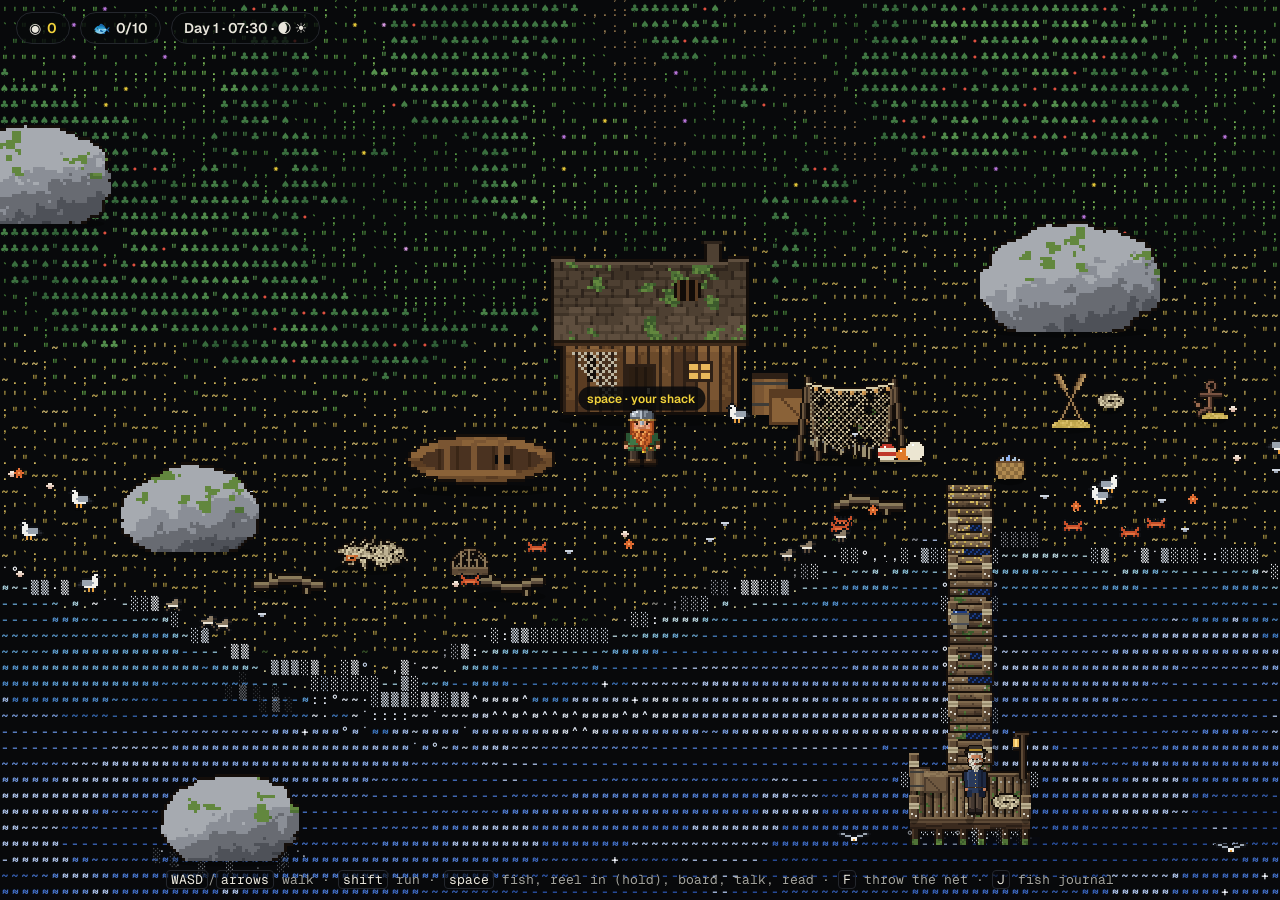
<file: projects/the-coast/index.html>
<!DOCTYPE html>
<html lang="pt-BR"><head><meta charset="utf-8"><title>Word Fishing · The Coast</title>
<link rel="canonical" href="https://professorjoaoassis.github.io/laboratory/the-coast/">
<meta http-equiv="refresh" content="0; url=../../laboratory/the-coast/">
<meta name="robots" content="noindex">
<script>location.replace('../../laboratory/the-coast/' + location.hash);</script>
</head><body><a href="../../laboratory/the-coast/">Word Fishing · The Coast</a></body></html>
</file>
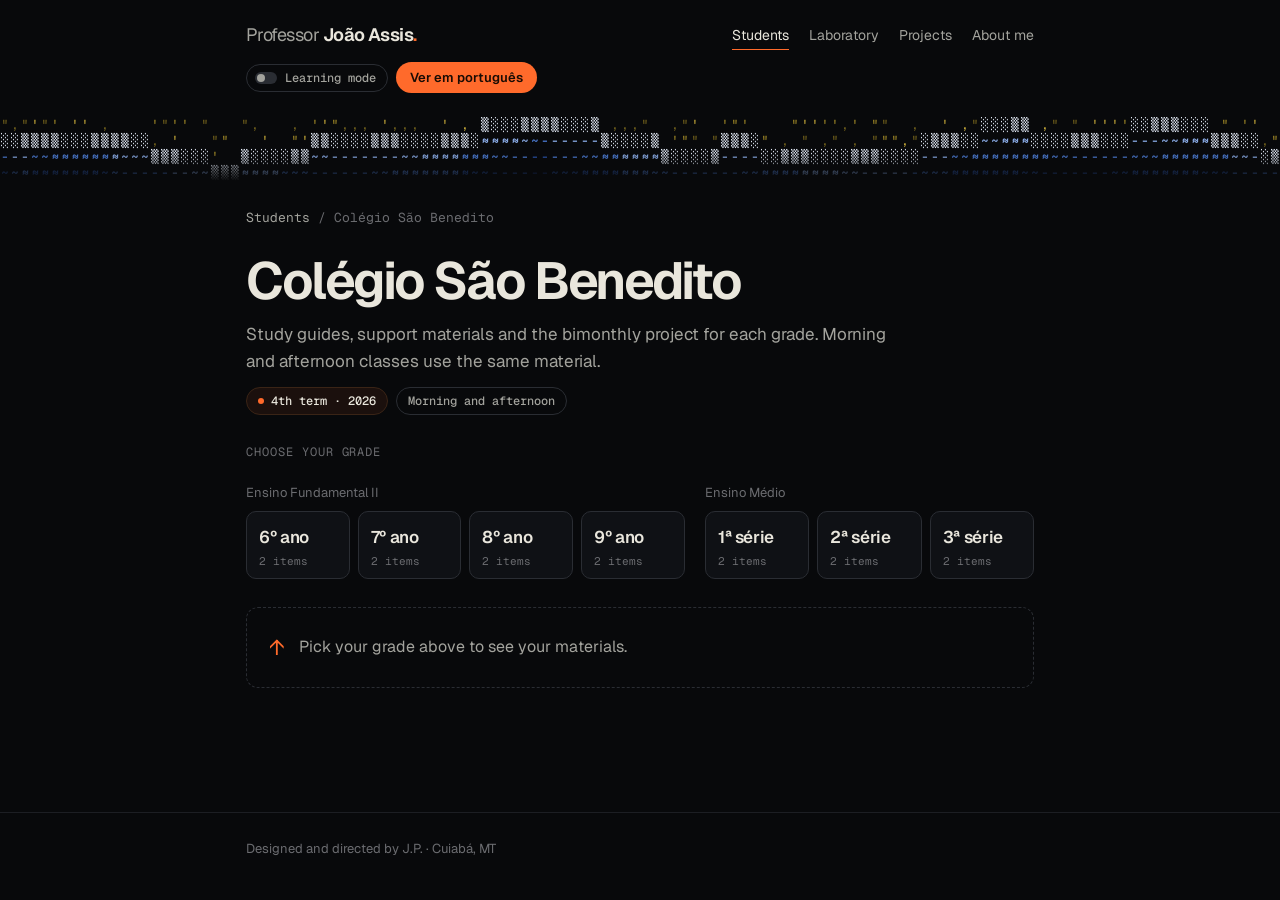
<file: students/sao-benedito/index.html>
<!doctype html>
<html lang="en">
<head>
<meta charset="utf-8">
<meta name="viewport" content="width=device-width, initial-scale=1, viewport-fit=cover">
<title data-pt="Colégio São Benedito · Professor João Assis">Colégio São Benedito · Professor João Assis</title>
<meta name="description" content="Study guides, support materials and the bimonthly project for each grade at Colégio São Benedito.">
<meta name="theme-color" content="#08090b">
<meta name="robots" content="noindex, nofollow">
<meta property="og:title" content="Colégio São Benedito · Professor João Assis">
<meta property="og:description" content="Study guides, support materials and the bimonthly project for each grade at Colégio São Benedito.">
<meta property="og:type" content="website">
<meta property="og:site_name" content="Professor João Assis">
<meta property="og:locale" content="pt_BR">
<meta property="og:image" content="https://professorjoaoassis.github.io/assets/og.jpg">
<meta property="og:image:width" content="600">
<meta property="og:image:height" content="600">
<meta name="twitter:card" content="summary">
<link rel="icon" href="../../favicon.ico" sizes="48x48">
<link rel="icon" href="../../assets/favicon.svg" type="image/svg+xml">
<link rel="icon" href="../../assets/icon-96.png" type="image/png" sizes="96x96">
<link rel="apple-touch-icon" href="../../apple-touch-icon.png">
<link rel="manifest" href="../../site.webmanifest">
<script>try{if(localStorage.getItem('joao-lang')==='pt'){document.documentElement.classList.add('pt-wait');setTimeout(function(){document.documentElement.classList.remove('pt-wait')},1500)}}catch(e){}</script>
<link rel="preconnect" href="https://fonts.googleapis.com">
<link rel="preconnect" href="https://fonts.gstatic.com" crossorigin>
<link rel="stylesheet" href="https://fonts.googleapis.com/css2?family=Geist:wght@300..700&family=Geist+Mono:wght@400;500&display=swap">
<link rel="stylesheet" href="../../assets/site.css">
<link rel="stylesheet" href="../../assets/sb.css">
</head>
<body>
<a class="skip" href="#main" data-pt="Pular para o conteúdo">Skip to content</a>
<div class="wrap">
  <header class="bar">
    <a class="mark" href="../../" aria-label="Professor João Assis, home" data-pt-aria="Professor João Assis, início"><span class="pre">Professor</span> João Assis<span class="dot">.</span></a>
    <nav aria-label="Main" data-pt-aria="Principal">
      <a href="../../students/" data-pt="Alunos" aria-current="page">Students</a>
      <a href="../../laboratory/" data-pt="Laboratório">Laboratory</a>
      <a href="../../projects/" data-pt="Projetos">Projects</a>
      <a href="../../about/" data-pt="Sobre mim">About me</a>
    </nav>
    <div class="lang">
      <button type="button" class="learn-btn" id="learnBtn" aria-pressed="false" title="Underline harder words and show them in Portuguese"><i></i>Learning mode</button>
      <button type="button" class="lang-btn" id="langBtn" lang="pt-BR">Ver em português</button>
    </div>
  </header>
  <p class="learn-hint">Learning mode is on: tap or point at the underlined words to see them in Portuguese.</p>
</div>
<div class="wave" aria-hidden="true"><canvas></canvas></div>

<main class="wrap page" id="main">
  <nav class="crumbs" aria-label="Breadcrumb"><a href="../" data-pt="Alunos">Students</a><span aria-hidden="true">/</span><span>Colégio São Benedito</span></nav>
  <div class="page-head">
    <h1>Colégio São Benedito</h1>
    <p class="lead" data-pt="Guias de estudo, materiais de apoio e o trabalho bimestral de cada série. O matutino e o vespertino usam o mesmo material.">Study <span class="lw" data-tr="guias">guides</span>, <span class="lw" data-tr="apoio">support</span> materials and the <span class="lw" data-tr="bimestral">bimonthly</span> project for each <span class="lw" data-tr="série, ano escolar">grade</span>. <span class="lw" data-tr="manhã (matutino)">Morning</span> and <span class="lw" data-tr="tarde (vespertino)">afternoon</span> classes use the <span class="lw" data-tr="mesmo">same</span> material.</p>
    <div class="term-row"><span class="pill term" id="term">4th term · 2026</span><span class="pill" data-pt="Matutino e vespertino">Morning and afternoon</span></div>
  </div>

  <section class="picker" aria-labelledby="pickTitle">
    <h2 class="kicker" id="pickTitle" data-pt="Escolha a sua série">Choose your grade</h2>
    <div class="groups">
      <div class="gg"><p class="gg-label">Ensino Fundamental II</p><div class="gbtns" id="g-ef"></div></div>
      <div class="gg"><p class="gg-label">Ensino Médio</p><div class="gbtns" id="g-em"></div></div>
    </div>
  </section>

  <div id="gradeView" aria-live="polite"></div>
</main>

<footer class="site"><div class="wrap">
  <span data-pt="Criado e dirigido por J.P. · Cuiabá, MT">Designed and directed by J.P. · Cuiabá, MT</span>
</div></footer>
<script src="../../assets/site.js"></script>
<script src="./materials.js"></script>
<script src="./app.js"></script>
</body>
</html>
</file>
<file: assets/site.css>
/* João · shared styles. Calm sans-serif on near-black, one orange accent, ASCII water as the signature. */
:root{
  --void:#08090b;
  --panel:#0f1115;
  --ink:#e9e6dc;
  --soft:#a3a39d;
  --dim:#6b6c70;
  --line:#1c1e23;
  --line-2:#2a2d33;
  --water:#5a8ae6;
  --sand:#c4a838;
  --magma:#ff6a2b;
  --magma-ink:#1a0c04;
  --f-sans:"Geist","Helvetica Neue",Arial,system-ui,sans-serif;
  --f-mono:"Geist Mono",ui-monospace,Menlo,Consolas,monospace;
  --ease:cubic-bezier(.2,.7,.2,1);
  color-scheme:dark;
}
*,*::before,*::after{box-sizing:border-box}
html{-webkit-text-size-adjust:100%}
html,body{background:var(--void);color:var(--ink);margin:0}
body{font-family:var(--f-sans);font-size:16px;line-height:1.6;-webkit-font-smoothing:antialiased;-moz-osx-font-smoothing:grayscale;text-rendering:optimizeLegibility;min-height:100vh;display:flex;flex-direction:column}
.pt-wait body{visibility:hidden}
img{max-width:100%}
a{color:inherit;text-decoration:none}
:focus-visible{outline:2px solid var(--magma);outline-offset:3px;border-radius:2px}
[hidden]{display:none!important}
.wrap{width:100%;max-width:820px;margin:0 auto;padding-left:max(16px,env(safe-area-inset-left,0px));padding-right:max(16px,env(safe-area-inset-right,0px))}
.skip{position:absolute;left:12px;top:-60px;z-index:60;background:var(--ink);color:var(--void);padding:8px 14px;border-radius:999px;font-size:14px}
.skip:focus{top:12px}

/* header */
.bar{display:flex;flex-wrap:wrap;align-items:center;gap:12px 26px;padding-block:20px}
.mark{font-weight:650;font-size:18px;letter-spacing:-.03em;margin-right:auto}
.mark .dot{color:var(--magma)}
.mark .pre{color:var(--soft);font-weight:400}
.bar nav{display:flex;flex-wrap:wrap;gap:6px 20px;font-size:14px}
.bar nav a{color:var(--soft);transition:color .25s var(--ease);padding-block:4px}
.bar nav a:hover,.bar nav a[aria-current="page"]{color:var(--ink)}
.bar nav a[aria-current="page"]{box-shadow:inset 0 -1px 0 var(--magma)}
.lang{display:flex;align-items:center;gap:8px}
.lang-btn{font:600 13px/1 var(--f-sans);color:var(--magma-ink);background:var(--magma);border:0;border-radius:999px;padding:9px 14px;cursor:pointer;transition:transform .25s var(--ease),background .25s var(--ease);white-space:nowrap}
.lang-btn:hover{background:#ff8247;transform:translateY(-1px)}
.learn-btn{display:inline-flex;align-items:center;gap:8px;font:500 12px/1 var(--f-mono);color:var(--soft);background:none;border:1px solid var(--line-2);border-radius:999px;padding:7px 11px 7px 8px;cursor:pointer;transition:color .25s var(--ease),border-color .25s var(--ease);white-space:nowrap}
.learn-btn:hover{color:var(--ink);border-color:#3a3d44}
.learn-btn i{width:22px;height:12px;border-radius:999px;background:var(--line-2);position:relative;transition:background .25s var(--ease)}
.learn-btn i::after{content:"";position:absolute;top:2px;left:2px;width:8px;height:8px;border-radius:50%;background:var(--soft);transition:transform .25s var(--ease),background .25s var(--ease)}
.learn-btn[aria-pressed="true"]{color:var(--ink);border-color:#2d3f63}
.learn-btn[aria-pressed="true"] i{background:#2d4b86}
.learn-btn[aria-pressed="true"] i::after{transform:translateX(10px);background:#cfe0ff}
.learn-hint{display:none;margin:-6px 0 0;padding:8px 12px;border-radius:8px;background:#101826;border:1px solid #1d2b45;font-size:13px;color:#b9c9e6}
body.learning .learn-hint{display:block}

/* learning mode: dotted words with a translation bubble */
.lw{position:relative}
body.learning .lw{text-decoration:underline dotted var(--water);text-decoration-thickness:1.5px;text-underline-offset:4px;cursor:help;border-radius:2px}
body.learning .lw:hover::after,body.learning .lw:focus::after{content:attr(data-tr);position:absolute;left:50%;bottom:calc(100% + 6px);transform:translateX(-50%);z-index:30;background:#e9e6dc;color:#14161a;font:500 13px/1.3 var(--f-sans);letter-spacing:0;padding:5px 9px;border-radius:6px;white-space:nowrap;pointer-events:none;box-shadow:0 6px 18px rgba(0,0,0,.45)}
body.learning .lw:hover,body.learning .lw:focus{color:var(--ink);background:rgba(90,138,230,.14);outline:none}

/* shared bits */
.kicker{font-family:var(--f-mono);font-size:12px;letter-spacing:.08em;text-transform:uppercase;color:var(--dim);margin:0 0 6px;font-weight:400}
.chip{font-family:var(--f-mono);font-size:11px;letter-spacing:.06em;text-transform:uppercase;color:var(--dim);white-space:nowrap}
.chip::before{content:"";display:inline-block;width:6px;height:6px;border-radius:50%;margin-right:6px;vertical-align:1px;background:var(--c,var(--dim))}
.chip.game{--c:var(--magma)} .chip.map{--c:var(--sand)} .chip.tool{--c:var(--water)}
.btn{display:inline-flex;align-items:center;justify-content:center;gap:8px;font:500 14px/1 var(--f-sans);color:var(--ink);background:none;border:1px solid var(--line-2);border-radius:999px;padding:10px 16px;cursor:pointer;transition:border-color .25s var(--ease),background .25s var(--ease),transform .25s var(--ease);white-space:nowrap}
.btn:hover{border-color:#41454d;transform:translateY(-1px)}
.btn.primary{background:var(--ink);color:var(--void);border-color:var(--ink)}
.btn.primary:hover{background:#fff}
.btn svg{width:15px;height:15px;flex:none}

/* inner pages */
.wave{position:relative;height:64px;margin-top:4px}
.wave canvas{position:absolute;inset:0;width:100%;height:100%;display:block}
.wave::after{content:"";position:absolute;inset:auto 0 0;height:28px;background:linear-gradient(to bottom,rgba(8,9,11,0),var(--void));pointer-events:none}
main{flex:1}
.page{padding-block:28px 56px;display:grid;gap:28px;align-content:start}
.crumbs{font:400 13px var(--f-mono);color:var(--dim);display:flex;flex-wrap:wrap;gap:8px}
.crumbs a{color:var(--soft)}
.crumbs a:hover{color:var(--ink)}
.page-head{display:grid;gap:12px}
.page-head h1{font-weight:650;font-size:clamp(32px,6vw,52px);line-height:1.05;letter-spacing:-.045em;margin:0;text-wrap:balance}
.page-head h1 span{color:var(--soft);font-weight:400}
.lead{margin:0;max-width:60ch;color:var(--soft);font-size:17px}
.prose{display:grid;gap:14px;max-width:62ch}
.prose p{margin:0;color:var(--soft)}
.prose h2{margin:22px 0 0;font-size:22px;font-weight:600;letter-spacing:-.03em;color:var(--ink)}
.prose h2:first-child{margin-top:10px}

.me{display:grid;grid-template-columns:150px minmax(0,1fr);gap:26px;align-items:center;margin-top:6px}
.me img{width:150px;height:auto;aspect-ratio:4/5;object-fit:cover;border-radius:12px;border:1px solid var(--line-2);filter:saturate(.95);background:var(--panel)}
.me h2{margin:0 0 10px}
.me p{margin:0;color:var(--soft)}
@media (max-width:620px){.me{grid-template-columns:minmax(0,1fr);gap:16px}.me img{width:128px}}
/* list rows shared by home and hubs */
.index{list-style:none;margin:0;padding:0;display:grid}
.index a{display:grid;grid-template-columns:minmax(0,13rem) minmax(0,1fr) auto;align-items:baseline;gap:6px 24px;padding:20px 0;border-top:1px solid var(--line)}
.index li:last-child a{border-bottom:1px solid var(--line)}
.index strong{font-size:22px;font-weight:600;letter-spacing:-.03em;transition:color .3s var(--ease)}
.index span{color:var(--soft)}
.index .arw{color:var(--dim);transition:transform .35s var(--ease),color .3s var(--ease)}
.index a:hover strong,.index a:focus-visible strong{color:var(--magma)}
.index a:hover .arw{transform:translateX(4px);color:var(--magma)}

.cards{list-style:none;margin:0;padding:0;display:grid;grid-template-columns:repeat(2,minmax(0,1fr));gap:14px}
.cards>li{display:grid;align-content:start;gap:8px;padding:18px;border:1px solid var(--line);border-radius:10px;transition:border-color .3s var(--ease),transform .35s var(--ease)}
.cards>li:hover{border-color:#34373e;transform:translateY(-2px)}
.cards .top{display:flex;justify-content:space-between;align-items:center;gap:12px}
.cards h3{margin:0;font-size:17px;font-weight:600;letter-spacing:-.02em}
.cards p{margin:0;color:var(--soft);font-size:15px}
.cards a.more{color:var(--water);font-size:14px}
.cards a.more:hover{color:var(--ink)}

.contact{display:grid;grid-template-columns:minmax(0,1fr) auto;align-items:end;gap:18px 32px;margin-top:44px;padding:24px;border:1px solid var(--line);border-radius:14px;background:linear-gradient(135deg,rgba(255,106,43,.07),rgba(255,106,43,0) 60%)}
.contact h2{margin:0 0 8px;font-size:22px;font-weight:600;letter-spacing:-.03em}
.contact p:not(.kicker){margin:0;color:var(--soft);max-width:52ch}
.contact-act{display:grid;justify-items:center;gap:8px}
.btn.wa{background:var(--magma);color:var(--magma-ink);border-color:var(--magma);font-weight:600;padding:12px 18px}
.btn.wa:hover{background:#ff8247;border-color:#ff8247}
.btn.wa svg{width:18px;height:18px}
.page .contact{margin-top:20px;max-width:62ch}
.page .contact{grid-template-columns:minmax(0,1fr)}
.page .contact-act{justify-items:start}
footer.site{border-top:1px solid var(--line);margin-top:auto}
footer.site .wrap{display:flex;flex-wrap:wrap;justify-content:space-between;align-items:center;gap:8px 20px;padding-block:26px 40px;font-size:13px;color:var(--dim)}
footer.site button{font:inherit;color:var(--soft);background:none;border:1px solid var(--line);padding:5px 12px;border-radius:999px;cursor:pointer;transition:color .25s var(--ease),border-color .25s var(--ease)}
footer.site button:hover{color:var(--ink);border-color:#3a3d44}

@media (max-width:620px){
  .bar{gap:12px 18px}
  .mark .pre{display:none}
  .bar nav{order:3;width:100%;gap:0 18px}
  .bar nav a{padding-block:10px}
  .crumbs a{padding-block:8px}
  .index a{grid-template-columns:minmax(0,1fr) auto}
  .index a>strong{grid-column:1;grid-row:1}
  .index a>.arw{grid-column:2;grid-row:1}
  .index a>span{grid-column:1/-1;grid-row:2}
  .cards{grid-template-columns:minmax(0,1fr)}
  .contact{grid-template-columns:minmax(0,1fr);padding:20px}
  .contact-act{justify-items:start}
}
@media (prefers-reduced-motion:reduce){*{transition:none!important;animation:none!important}}
</file>
<file: assets/home.css>
/* hero */
.hero{position:relative;height:clamp(240px,48vh,480px)}
.hero canvas{position:absolute;inset:0;width:100%;height:100%;display:block}
.dwarf-hit{position:absolute;z-index:2;background:transparent;border:0;padding:0;cursor:pointer;border-radius:8px}
.dwarf-hit:focus-visible{outline:2px dashed var(--sand);outline-offset:2px}
.sky{position:absolute;z-index:3;bottom:14px;right:max(16px,env(safe-area-inset-right,0px));display:flex;gap:2px;padding:3px;border-radius:999px;background:rgba(8,9,11,.72);backdrop-filter:blur(6px);-webkit-backdrop-filter:blur(6px)}
.sky button{font:500 12px/1 var(--f-mono);color:var(--soft);background:none;border:0;padding:6px 10px;border-radius:999px;cursor:pointer;transition:color .25s var(--ease),background .25s var(--ease)}
.sky button:hover{color:var(--ink)}
.sky button[aria-pressed="true"]{background:#24272d;color:var(--ink)}
.sky-t{display:flex;gap:2px}
.sky .sep{width:1px;margin:5px 3px;background:var(--line-2)}
.snd{display:inline-flex;align-items:center;gap:6px}
.snd svg{width:14px;height:14px;fill:none;stroke:currentColor;stroke-width:1.4;stroke-linecap:round;stroke-linejoin:round}
.snd .w1,.snd .w2{display:none}
.snd[aria-pressed="true"] .w1,.snd[aria-pressed="true"] .w2{display:inline}
.snd[aria-pressed="true"] .x{display:none}
.sky .snd[aria-pressed="true"]{background:#2a1a10;color:var(--magma)}
@media (max-width:620px){.snd span{display:none}.sky button{padding:6px 8px}}
@media (max-width:400px){.wotd i{display:none}}
.catch-wrap{position:fixed;inset:0;z-index:40;display:grid;place-items:center;background:rgba(4,5,7,.62);backdrop-filter:blur(3px);-webkit-backdrop-filter:blur(3px);padding:24px max(16px,env(safe-area-inset-right,0px)) 24px max(16px,env(safe-area-inset-left,0px))}
.catch-wrap[hidden],#boot[hidden],.dwarf-hit[hidden]{display:none}
.note{width:min(400px,100%);background:#ebe2c9;color:#2a2418;border-radius:4px;padding:26px 24px 20px;display:grid;gap:12px;box-shadow:0 18px 50px rgba(0,0,0,.5);transform:rotate(-1deg);animation:rise .4s var(--ease)}
.note-kicker{margin:0;font:500 11px var(--f-mono);letter-spacing:.1em;text-transform:uppercase;color:#7a6a48}
.note-en{margin:0;font-size:20px;line-height:1.35;font-weight:600;letter-spacing:-.02em;text-wrap:balance}
.note-pt{margin:0;font-size:15px;color:#5a4f38}
.note-foot{display:flex;justify-content:space-between;align-items:center;margin-top:4px;font-size:14px;color:#5a4f38}
.note-foot button{font:500 13px var(--f-sans);color:#2a2418;background:none;border:1px solid #b9a97f;border-radius:999px;padding:5px 14px;cursor:pointer}
.note-foot button:hover{border-color:#2a2418}
@media (prefers-reduced-motion:reduce){.note{animation:none}}
.catch{width:min(460px,100%);max-height:min(600px,86vh);overflow:auto;background:#0f1115;border:1px solid var(--line);border-radius:14px;padding:20px;display:grid;gap:10px;animation:rise .35s var(--ease)}
@keyframes rise{from{opacity:0;transform:translateY(8px)}to{opacity:1;transform:none}}
.catch-head{display:flex;justify-content:space-between;align-items:start;gap:12px}
.catch h2{margin:0;font-size:22px;font-weight:650;letter-spacing:-.03em}
.catch .x{font:400 22px/1 var(--f-sans);color:var(--soft);background:none;border:1px solid var(--line);width:34px;height:34px;border-radius:50%;cursor:pointer}
.catch .x:hover{color:var(--ink);border-color:#3a3d44}
.catch-sub{margin:0;color:var(--soft);font-size:14px}
.catch-list{list-style:none;margin:6px 0 0;padding:0;display:grid}
.catch-list li{display:grid;grid-template-columns:30px minmax(0,1fr) auto auto;align-items:center;gap:12px;padding:10px 0;border-top:1px solid var(--line)}
.catch-list .sw{width:30px;height:24px;display:block}
.catch-list li.locked .sw{border:1px dashed #2a2d33;border-radius:4px}
.catch-list .wd{display:flex;flex-wrap:wrap;align-items:baseline;gap:2px 8px;min-width:0}
.catch-list .wd b{font-weight:600;font-size:16px}
.catch-list .wd i{font:400 12px var(--f-mono);font-style:normal;color:var(--dim)}
.catch-list .wd span{flex-basis:100%;color:var(--soft);font-size:14px}
.catch-list li.locked b{color:var(--dim);letter-spacing:.1em}
.catch-list li.locked .wd span{color:var(--dim)}
.catch-list .ct{font:500 12px var(--f-mono);color:var(--dim)}
.catch-list .say{font:500 12px var(--f-mono);color:var(--water);background:none;border:1px solid #23314d;border-radius:999px;padding:4px 10px;cursor:pointer}
.catch-list .say:hover{border-color:var(--water)}
.catch-tip{margin:4px 0 0;font-size:13px;color:var(--dim)}
@media (prefers-reduced-motion:reduce){.catch{animation:none}}
.hero::after{content:"";position:absolute;inset:auto 0 0;height:56px;background:linear-gradient(to bottom,rgba(8,9,11,0),var(--void));pointer-events:none}
.wotd{position:absolute;z-index:1;left:max(16px,env(safe-area-inset-left,0px));bottom:14px;display:flex;align-items:baseline;gap:10px;font-size:13px;color:var(--soft);background:rgba(8,9,11,.72);backdrop-filter:blur(6px);-webkit-backdrop-filter:blur(6px);padding:6px 12px;border-radius:999px}
.wotd b{color:var(--ink);font-weight:600}
.wotd i{font-family:var(--f-mono);font-style:normal;font-size:12px;color:var(--dim)}

/* boot loader */
#boot{position:fixed;inset:0;z-index:50;background:var(--void);display:grid;place-items:center;padding:24px max(16px,env(safe-area-inset-right,0px)) 24px max(16px,env(safe-area-inset-left,0px));transition:opacity .6s var(--ease)}
#boot.out{opacity:0;pointer-events:none}
.bootbox{width:min(360px,100%);display:grid;gap:18px}
.bootbox .who{font-weight:650;font-size:20px;letter-spacing:-.03em}
.bootbox .who .dot{color:var(--magma)}
.bootbox .who .pre{color:var(--soft);font-weight:400}
.bootlines{list-style:none;margin:0;padding:0;display:grid;gap:6px;font-family:var(--f-mono);font-size:12.5px;color:var(--dim);min-height:9.5em}
.bootlines li{display:flex;justify-content:space-between;gap:12px;opacity:0;transform:translateY(4px);transition:opacity .4s var(--ease),transform .4s var(--ease)}
.bootlines li.on{opacity:1;transform:none}
.bootlines .ok{color:var(--water)}
.bootlines .hot{color:var(--magma)}
.track{height:2px;background:var(--line);border-radius:2px;overflow:hidden}
.track i{display:block;height:100%;width:100%;background:linear-gradient(90deg,var(--water),var(--sand),var(--magma));transform-origin:left;transform:scaleX(0);transition:transform .35s var(--ease)}
.pct{font-family:var(--f-mono);font-size:12px;color:var(--soft);display:flex;justify-content:space-between}
@media (prefers-reduced-motion:reduce){#boot,.bootlines li,.track i{transition:none}}

/* home intro */
.intro{display:grid;gap:14px;padding-block:40px 30px}
.hi{font-size:15px;color:var(--soft);margin:0}
.hi em{font-style:normal;color:var(--magma)}
.intro h1{font-weight:650;font-size:clamp(34px,6.4vw,58px);line-height:1.04;letter-spacing:-.045em;margin:0;text-wrap:balance;max-width:16ch}
.intro h1 span{color:var(--soft);font-weight:400}
.intro .lead{margin-top:6px}
.sb-callout{display:flex;flex-wrap:wrap;align-items:center;gap:6px 14px;margin-top:10px;padding:14px 18px;border:1px solid #3a2416;background:linear-gradient(90deg,rgba(255,106,43,.1),rgba(255,106,43,.02));border-radius:12px;transition:border-color .3s var(--ease),transform .3s var(--ease)}
.sb-callout:hover{border-color:var(--magma);transform:translateY(-1px)}
.sb-callout b{font-weight:600}
.sb-callout span{color:var(--soft);font-size:15px;flex:1;min-width:14ch}
.sb-callout .arw{color:var(--magma)}
.home section{padding-block:12px 32px}
@media (max-width:620px){
  .sb-callout{display:grid;grid-template-columns:minmax(0,1fr) auto;gap:4px 12px}
  .sb-callout b:first-child{grid-column:1;grid-row:1}
  .sb-callout span{grid-column:1;grid-row:2;min-width:0}
  .sb-callout .arw{grid-column:2;grid-row:1/3;align-self:center}
}
</file>
<file: assets/projects.css>
/* Projects page: one project per row, preview on the left */
.projects{display:grid;gap:22px}
.project{display:grid;grid-template-columns:minmax(0,1.05fr) minmax(0,1fr);gap:22px;padding:18px;border:1px solid var(--line);border-radius:14px;align-items:start;transition:border-color .3s var(--ease)}
.project:hover{border-color:#34373e}
.shot{position:relative;display:block;width:100%;padding:0;border:1px solid var(--line-2);border-radius:10px;overflow:hidden;background:#111;cursor:zoom-in;aspect-ratio:16/10}
.shot img{display:block;width:100%;height:100%;object-fit:cover;object-position:top left;transition:transform .5s var(--ease)}
.shot:hover img{transform:scale(1.03)}
.shot .zoom{position:absolute;right:8px;bottom:8px;width:30px;height:30px;border-radius:50%;display:grid;place-items:center;background:rgba(8,9,11,.75);color:var(--ink);font-size:15px}
.pbody{display:grid;gap:10px;min-width:0}
.pbody .top{display:flex;justify-content:space-between;align-items:baseline;gap:12px}
.pbody h2{margin:0;font-size:20px;font-weight:600;letter-spacing:-.025em;text-wrap:balance}
.pbody p{margin:0;color:var(--soft);font-size:15px}
.pbody .cap{font:400 12px var(--f-mono);color:var(--dim)}
.pbody .more{color:var(--water);font-size:14px;font-weight:500}
.pbody .more:hover{color:var(--ink)}
.lightbox{padding:0;border:0;background:transparent;max-width:min(1280px,94vw);max-height:92vh;overflow:visible}
.lightbox::backdrop{background:rgba(4,5,7,.82);backdrop-filter:blur(3px)}
.lightbox img{display:block;max-width:100%;max-height:88vh;border-radius:10px;box-shadow:0 24px 60px rgba(0,0,0,.6)}
.lb-close{position:absolute;top:-14px;right:-14px;width:38px;height:38px;border-radius:50%;border:1px solid var(--line-2);background:var(--panel);color:var(--ink);font-size:22px;line-height:1;cursor:pointer}
@media (max-width:720px){.project{grid-template-columns:minmax(0,1fr)}.lb-close{top:6px;right:6px}}
</file>
<file: assets/sb.css>
/* Colégio São Benedito page */
.term-row{display:flex;flex-wrap:wrap;gap:8px}
.pill{display:inline-flex;align-items:center;gap:7px;font:500 12px/1 var(--f-mono);color:var(--soft);border:1px solid var(--line-2);border-radius:999px;padding:7px 11px}
.pill.term{color:var(--ink);border-color:#3a2416;background:rgba(255,106,43,.08)}
.pill.term::before{content:"";width:6px;height:6px;border-radius:50%;background:var(--magma)}

.picker{display:grid;gap:14px}
.groups{display:grid;grid-template-columns:4fr 3fr;gap:14px 20px}
.gg{display:grid;gap:8px;align-content:start;min-width:0}
.gg-label{margin:0;font-size:13px;color:var(--dim)}
.gbtns{display:grid;gap:8px}
#g-ef{grid-template-columns:repeat(4,minmax(0,1fr))}
#g-em{grid-template-columns:repeat(3,minmax(0,1fr))}
.grade{position:relative;display:grid;gap:2px;padding:12px 12px 10px;border:1px solid var(--line-2);border-radius:10px;background:var(--panel);transition:border-color .25s var(--ease),transform .25s var(--ease),background .25s var(--ease)}
.grade:hover{border-color:#41454d;transform:translateY(-1px)}
.grade b{font-size:17px;font-weight:600;letter-spacing:-.02em;white-space:nowrap}
.grade span{font:400 11px var(--f-mono);color:var(--dim)}
.grade .dot{position:absolute;top:10px;right:10px;width:7px;height:7px;border-radius:50%;background:var(--magma);box-shadow:0 0 0 3px rgba(255,106,43,.18)}
.grade.on{border-color:var(--ink);background:#16181d}
.grade.on span{color:var(--soft)}

#gradeView{scroll-margin-top:16px;display:grid;gap:26px}
.pick-first{display:flex;align-items:center;gap:14px;padding:22px;border:1px dashed var(--line-2);border-radius:12px;color:var(--soft)}
.pick-first span{font-size:22px;color:var(--magma)}
.pick-first p{margin:0}
.gv-head{display:flex;flex-wrap:wrap;justify-content:space-between;align-items:end;gap:12px;padding-bottom:16px;border-bottom:1px solid var(--line)}
.gv-head h2{margin:0;font-size:clamp(28px,5vw,40px);font-weight:650;letter-spacing:-.04em;line-height:1}
.blk{display:grid;gap:10px}
.blk h3{display:flex;align-items:center;gap:10px;margin:0;font-size:18px;font-weight:600;letter-spacing:-.02em}
.blk h3 span{font:500 11px/1 var(--f-mono);color:var(--soft);border:1px solid var(--line-2);border-radius:999px;padding:4px 8px}
.empty{margin:0;padding:16px 18px;border:1px dashed var(--line-2);border-radius:10px;color:var(--dim);font-size:15px}

.mat{display:grid;grid-template-columns:44px minmax(0,1fr) auto;gap:14px 16px;align-items:center;padding:16px;border:1px solid var(--line);border-radius:12px;background:var(--panel);transition:border-color .25s var(--ease)}
.mat:hover{border-color:#34373e}
.mat.is-project{border-color:#3a2416;background:linear-gradient(180deg,rgba(255,106,43,.07),rgba(255,106,43,0) 70%),var(--panel)}
.ficon{width:44px;height:52px;border-radius:6px 14px 6px 6px;background:#1a1d23;border:1px solid var(--line-2);display:grid;place-items:end center;padding-bottom:7px;position:relative}
.ficon::before{content:"";position:absolute;top:-1px;right:-1px;width:14px;height:14px;background:linear-gradient(225deg,var(--void) 50%,#2a2e36 50%);border-radius:0 12px 0 4px}
.ficon span{font:600 10px/1 var(--f-mono);letter-spacing:.04em;color:var(--soft)}
.is-project .ficon span{color:var(--magma)}
.mbody{display:grid;gap:4px;min-width:0}
.mbody h4{margin:0;font-size:16px;font-weight:600;letter-spacing:-.01em;overflow-wrap:anywhere}
.mbody p{margin:0;color:var(--soft);font-size:14px}
.mbody .meta{font:400 12px var(--f-mono);color:var(--dim)}
.new{font:600 10px/1 var(--f-mono);font-style:normal;letter-spacing:.06em;text-transform:uppercase;color:var(--magma-ink);background:var(--magma);border-radius:999px;padding:3px 6px;vertical-align:2px;margin-left:4px}
.due{display:flex;flex-wrap:wrap;align-items:center;gap:6px 10px;margin-top:6px!important;font-size:13px!important}
.due b{font-weight:600;color:var(--ink)}
.due span{font:500 11px/1 var(--f-mono);border-radius:999px;padding:4px 8px}
.due.ok span{color:#cfe0ff;background:#17243d}
.due.soon span{color:var(--magma-ink);background:var(--magma)}
.due.closed span{color:var(--dim);background:#17191d}
.mact{display:flex;gap:8px}
@media (max-width:620px){
  .groups{grid-template-columns:minmax(0,1fr)}
  .mat{grid-template-columns:40px minmax(0,1fr)}
  .mact{grid-column:1/-1}
  .mact .btn{flex:1}
  .ficon{width:40px;height:48px}
}
@media (max-width:380px){ #g-ef{grid-template-columns:repeat(2,minmax(0,1fr))} }
</file>
